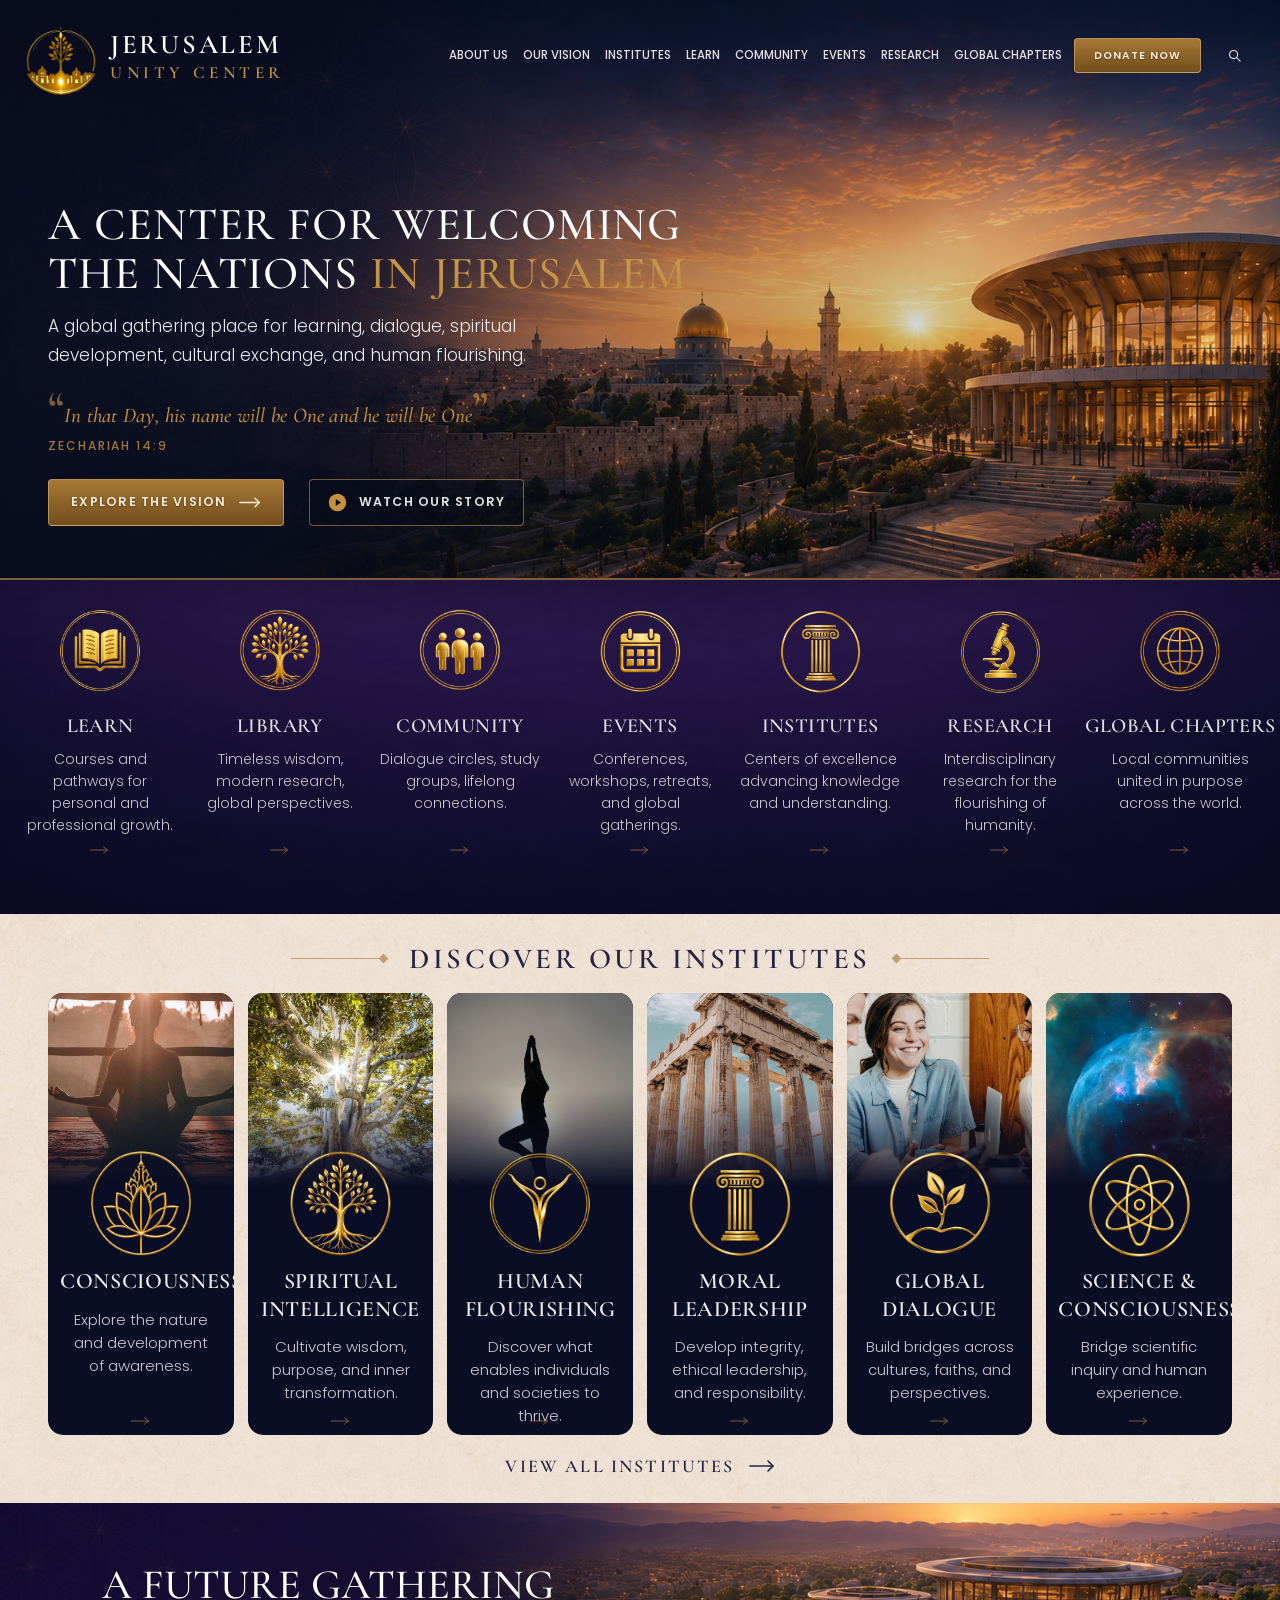
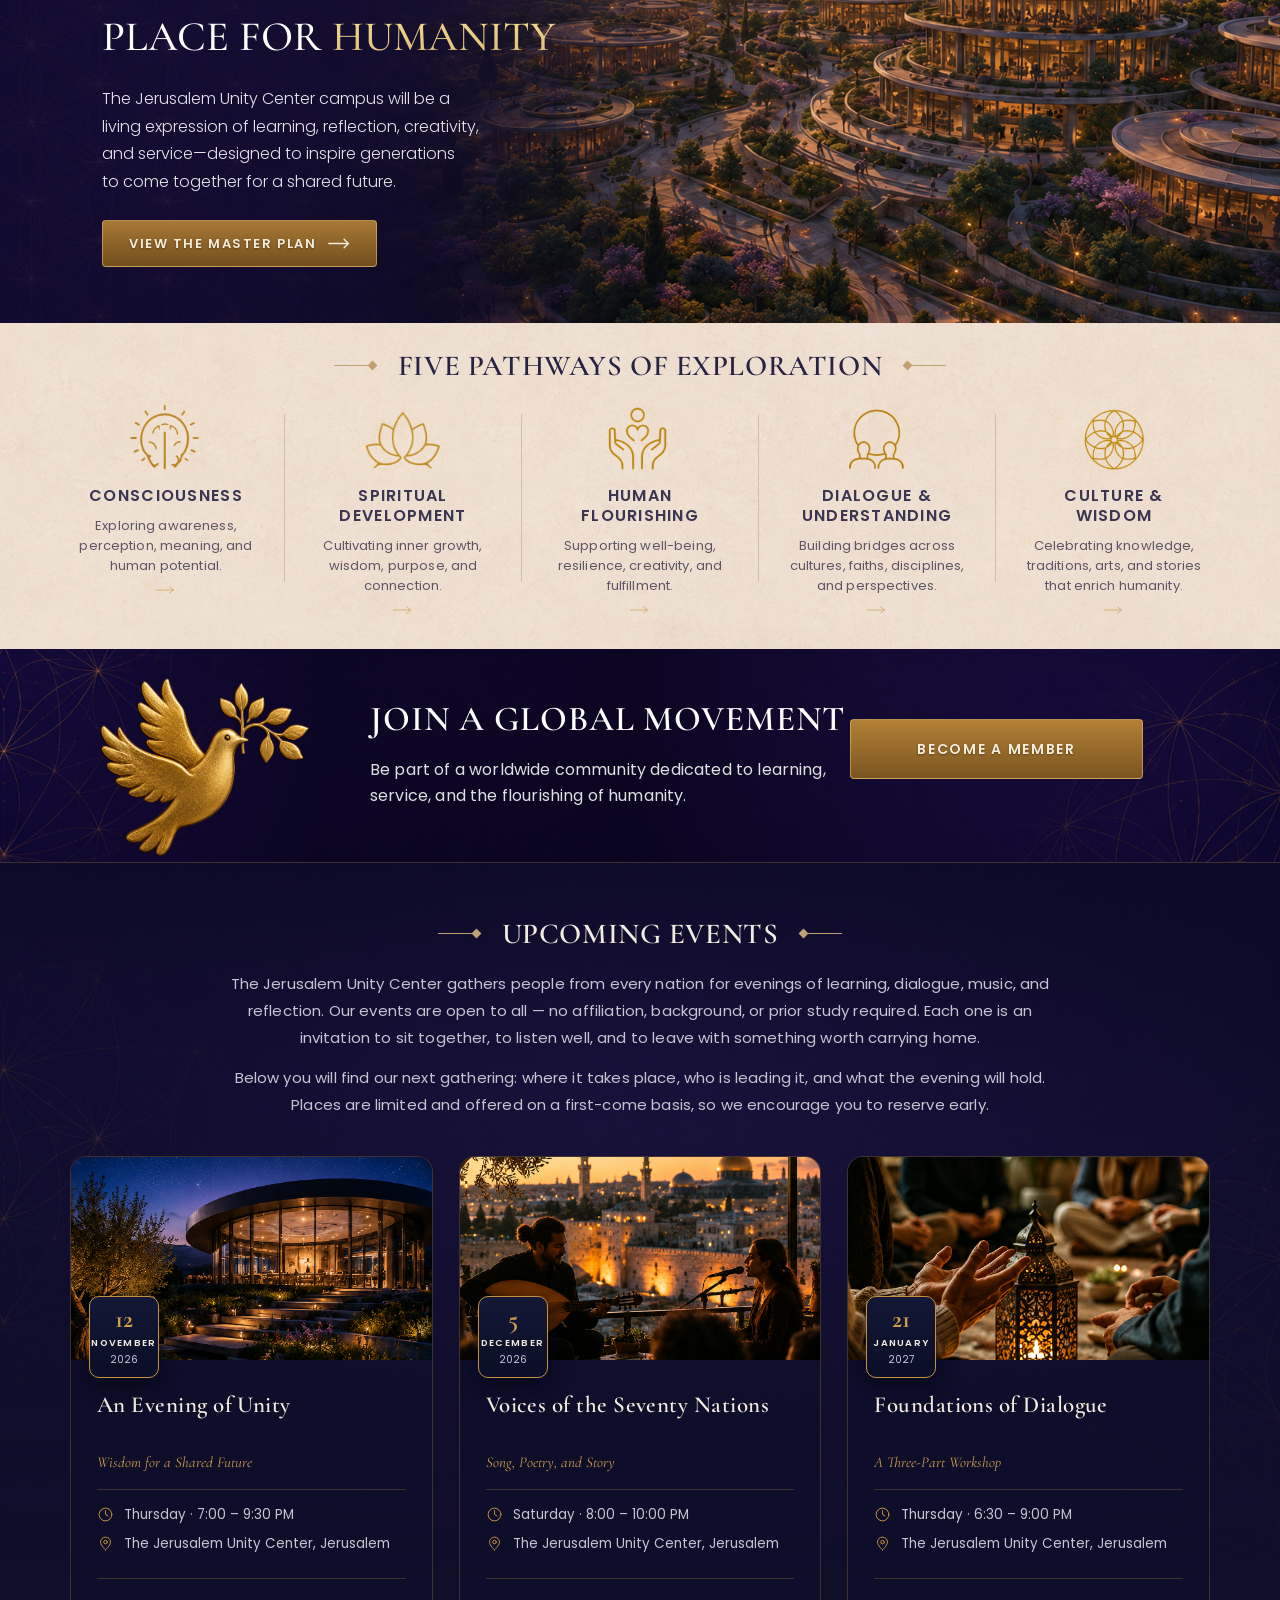
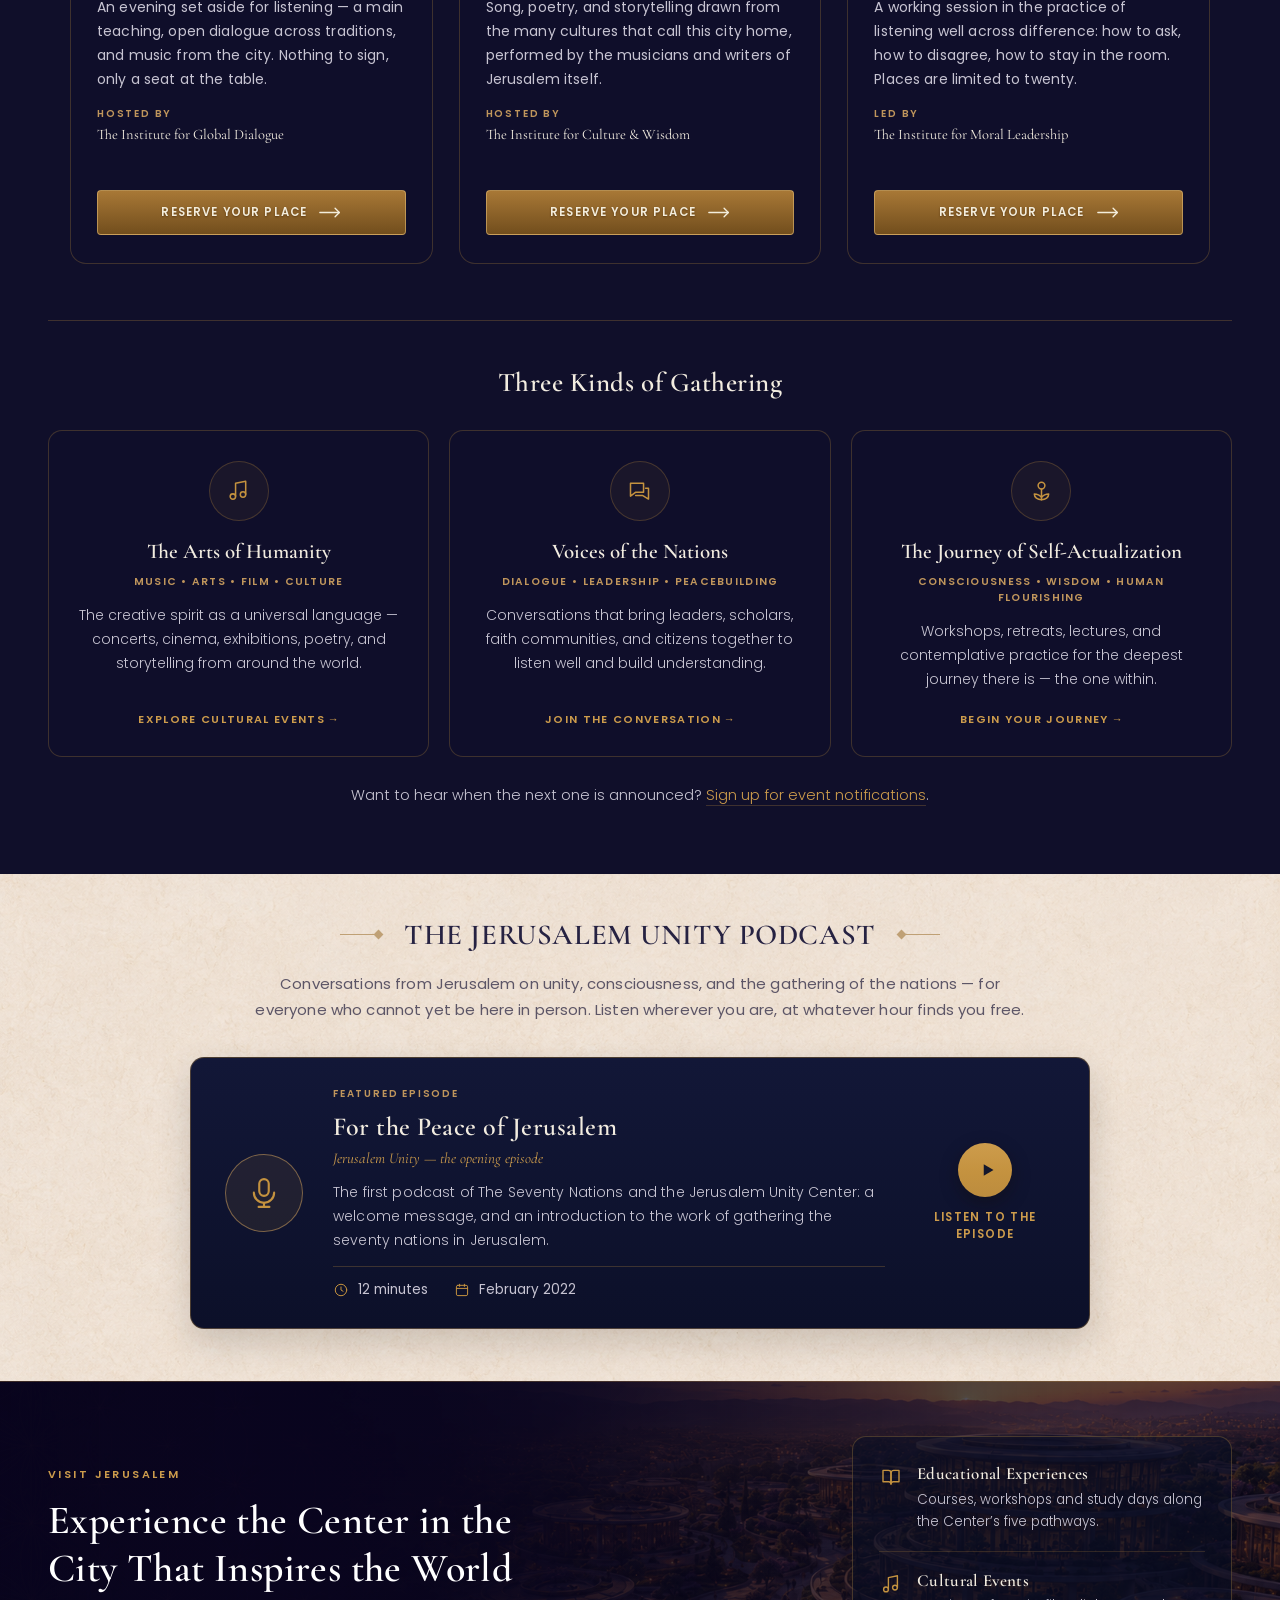
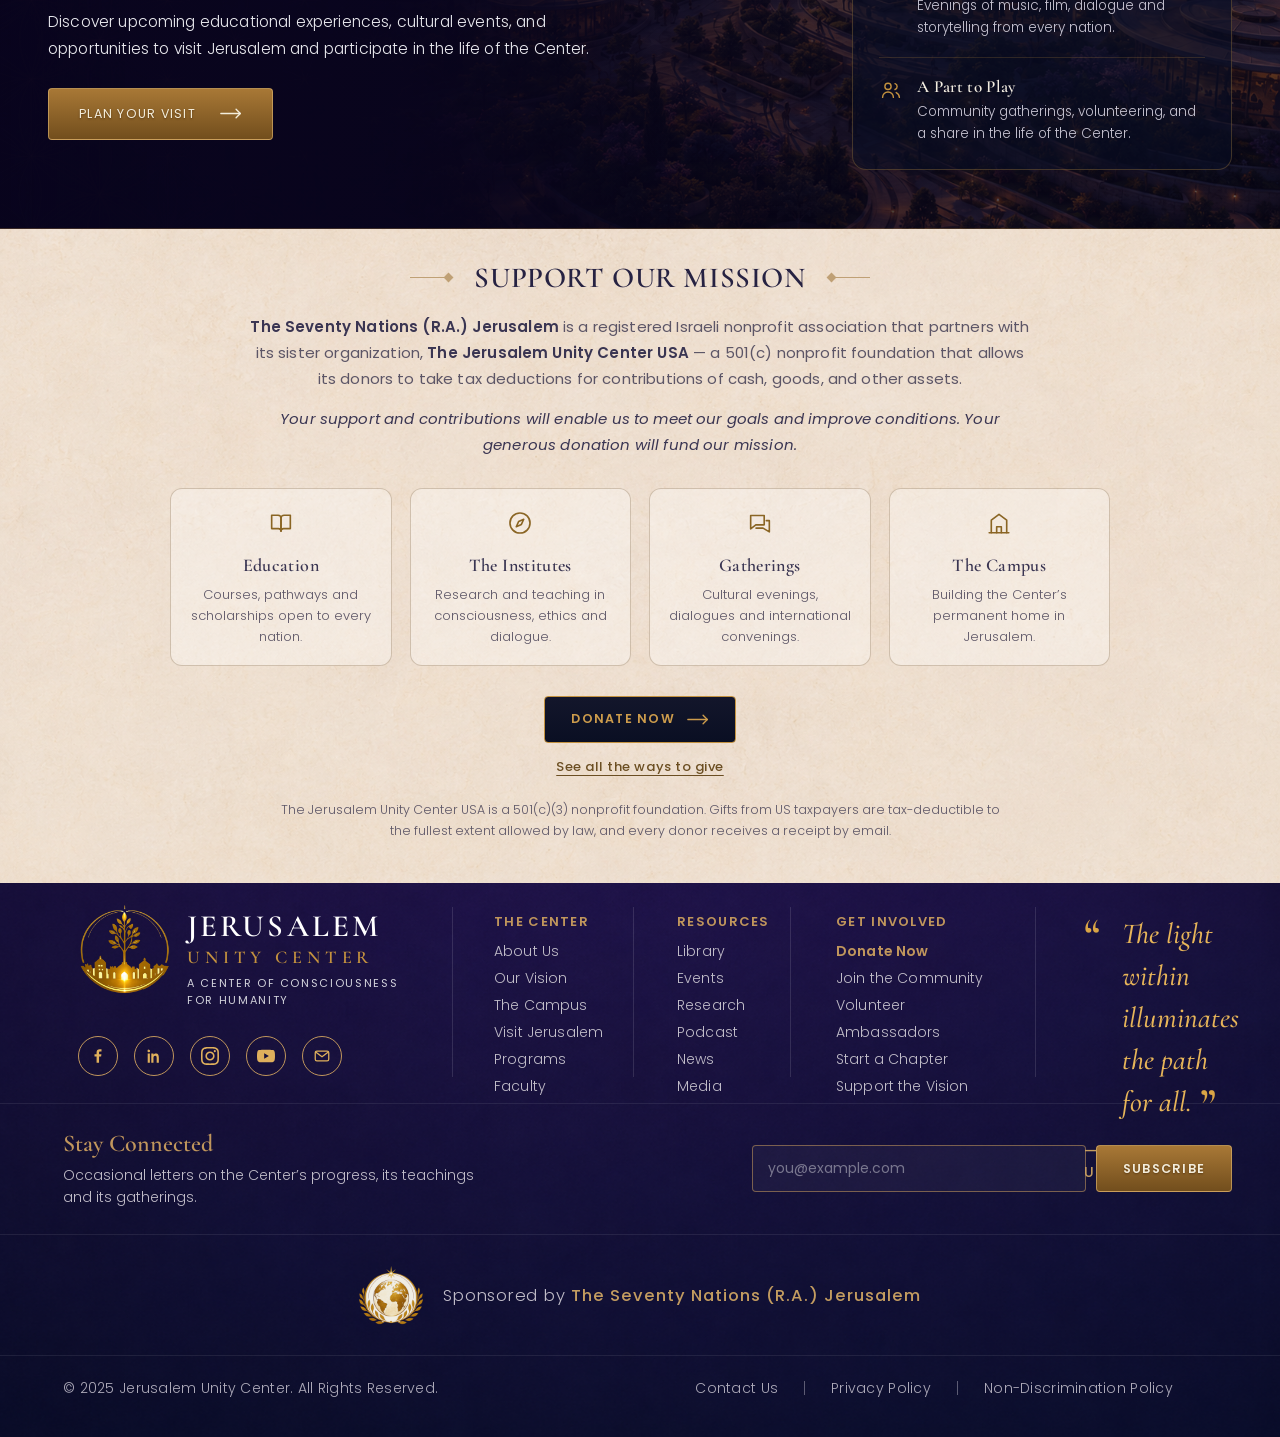
<file: index.html>
<!DOCTYPE html>
<html lang="en">
<head>
  <meta charset="UTF-8">
  <meta name="viewport" content="width=device-width, initial-scale=1.0">
  <title>Jerusalem Unity Center — A Center of Consciousness for Humanity</title>
  <meta name="description" content="An international educational and cultural center in Jerusalem advancing consciousness, wisdom, ethical leadership, and human flourishing — open to people of every nation, culture, and tradition.">

  <!-- Replace the domain here and in the tags below if the site is
       published anywhere other than jerusalemunity.org. -->
  <link rel="canonical" href="https://jerusalemunity.org/">

  <meta property="og:type" content="website">
  <meta property="og:title" content="Jerusalem Unity Center — A Center of Consciousness for Humanity">
  <meta property="og:description" content="A global gathering place for learning, dialogue, spiritual development, cultural exchange, and human flourishing.">
  <meta property="og:url" content="https://jerusalemunity.org/">
  <meta property="og:image" content="https://jerusalemunity.org/assets/the-jerusalme-unity-center.png">
  <meta name="twitter:card" content="summary_large_image">

  <!-- ==========================================================
       GOOGLE TAG — NOT YET INSTALLED

       Paste the Google tag (gtag.js) for the GA4 property here,
       exactly as Google gives it, replacing this comment block:

       <script async src="https://www.googletagmanager.com/gtag/js?id=G-XXXXXXX"></script>
       <script>
         window.dataLayer = window.dataLayer || [];
         function gtag(){dataLayer.push(arguments);}
         gtag('js', new Date());
         gtag('config', 'G-XXXXXXX');
       </script>

       The same block goes in the <head> of donate.html,
       donate-thank-you.html, master-plan.html and both policy
       pages, so the whole site reports into one property. A
       Google Ad Grants account is suspended without conversion
       reporting, so this is not optional housekeeping.
       ========================================================== -->

  <!-- Structured data — tells Google this is a nonprofit, where it
       accepts donations, and who sponsors it. -->
  <script type="application/ld+json">
  {
    "@context": "https://schema.org",
    "@type": "NGO",
    "name": "Jerusalem Unity Center",
    "url": "https://jerusalemunity.org/",
    "logo": "https://jerusalemunity.org/assets/the-jerusalme-unity-center.png",
    "email": "info@jerusalemunity.org",
    "slogan": "A Center of Consciousness for Humanity",
    "description": "An international educational and cultural initiative in Jerusalem dedicated to advancing consciousness, wisdom, ethical leadership, and human flourishing, welcoming people of every nation, culture, and tradition.",
    "nonprofitStatus": "Nonprofit501c3",
    "parentOrganization": {
      "@type": "NGO",
      "name": "The Seventy Nations (R.A.) Jerusalem",
      "url": "https://seventynationsjerusalem.org"
    },
    "sameAs": [
      "https://www.facebook.com/profile.php?id=61590474344492",
      "https://www.instagram.com/onedayjlm/",
      "https://www.youtube.com/@thejerusalemunitycenter",
      "https://seventynationsjerusalem.org"
    ],
    "potentialAction": {
      "@type": "DonateAction",
      "name": "Donate to the Jerusalem Unity Center",
      "target": "https://jerusalemunity.org/donate.html"
    }
  }
  </script>

  <!-- Favicons / app icons. favicon.ico is the client-supplied emblem and
       carries the 16–256px tab sizes; the PNGs below are derived from it. -->
  <link rel="icon" href="favicon.ico" sizes="any">
  <link rel="icon" type="image/png" sizes="32x32" href="assets/favicon-32x32.png">
  <link rel="icon" type="image/png" sizes="16x16" href="assets/favicon-16x16.png">
  <link rel="apple-touch-icon" sizes="180x180" href="assets/apple-touch-icon.png">
  <link rel="manifest" href="site.webmanifest">
  <meta name="theme-color" content="#0A0F23">

  <link rel="preconnect" href="https://fonts.googleapis.com">
  <link rel="preconnect" href="https://fonts.gstatic.com" crossorigin>
  <link href="https://fonts.googleapis.com/css2?family=Cormorant+Garamond:wght@500;600&family=Poppins:wght@300;400;500;600&display=swap" rel="stylesheet">
  <link rel="stylesheet" href="style.css">
</head>
<body>

  <div class="hero" id="hero">

    <header class="site-header">
      <div class="shell header-inner">

        <a href="#hero" class="brand">
          <img class="logo" src="assets/the-jerusalme-unity-center.png" alt="Jerusalem Unity Center emblem">
          <span class="brand-text">
            <span class="brand-name">Jerusalem</span>
            <span class="brand-sub">Unity Center</span>
            <span class="brand-tagline">A Center of Consciousness<br>for Humanity</span>
          </span>
        </a>

        <!-- Each item goes to its own section where one exists, and
             opens its pop-up where it does not. Nothing here is a
             placeholder. -->
        <nav class="site-nav" id="primary-nav" aria-label="Primary">
          <a href="#info/about" class="js-info-open" data-info="about">About Us</a>
          <a href="#vision">Our Vision</a>
          <a href="#institutes">Institutes</a>
          <a href="#info/learn" class="js-info-open" data-info="learn">Learn</a>
          <a href="#info/community" class="js-info-open" data-info="community">Community</a>
          <a href="#events">Events</a>
          <a href="#info/research" class="js-info-open" data-info="research">Research</a>
          <a href="#info/chapters" class="js-info-open" data-info="chapters">Global Chapters</a>
        </nav>

        <div class="header-actions">
          <a href="donate.html" class="btn btn-support js-donate-cta" data-donate-source="header">Donate Now</a>
          <button class="search-btn" type="button" aria-label="Search">
            <svg viewBox="0 0 24 24" fill="none" stroke="currentColor" stroke-width="1.8" stroke-linecap="round">
              <circle cx="10.5" cy="10.5" r="6.5"></circle>
              <line x1="15.4" y1="15.4" x2="21" y2="21"></line>
            </svg>
          </button>
        </div>

        <button class="nav-toggle" type="button" aria-label="Open menu" aria-expanded="false" aria-controls="primary-nav">
          <span class="nav-toggle-bar"></span>
          <span class="nav-toggle-bar"></span>
          <span class="nav-toggle-bar"></span>
        </button>

      </div>
    </header>

    <div class="shell hero-content">
      <h1 class="hero-heading">
        A Center for Welcoming<br>
        The Nations <span class="gold">in Jerusalem</span>
      </h1>
      <p class="hero-sub">A global gathering place for learning, dialogue, spiritual development, cultural exchange, and human flourishing.</p>
      <blockquote class="hero-quote">
        <p class="hero-quote-text"><span class="qmark">&ldquo;</span>In that Day, his name will be One and he will be One<span class="qmark">&rdquo;</span></p>
        <cite class="hero-quote-cite">Zechariah 14:9</cite>
      </blockquote>
      <div class="hero-ctas">
        <!-- Lands mid-Section 4, on "A Future Gathering Place for
             Humanity" and its "View the Master Plan" button. The href
             is the no-JS fallback: it still reaches that section. -->
        <a href="#vision" class="btn btn-primary js-vision-scroll">
          Explore the Vision
          <svg class="icon-arrow" viewBox="0 0 26 12" fill="none" stroke="currentColor" stroke-width="1.6" stroke-linecap="round" stroke-linejoin="round">
            <line x1="1" y1="6" x2="24" y2="6"></line>
            <polyline points="19 1 24 6 19 11"></polyline>
          </svg>
        </a>
        <!-- Opens the animated story presentation. The href is the no-JS
             fallback: it still scrolls to the vision banner. -->
        <a href="#vision" class="btn btn-ghost js-story-open">
          <svg class="icon-play" viewBox="0 0 24 24" aria-hidden="true">
            <circle cx="12" cy="12" r="11" fill="#C4923F"></circle>
            <path d="M9.8 7.6 L16.4 12 L9.8 16.4 Z" fill="#0A0F23"></path>
          </svg>
          Watch Our Story
        </a>
      </div>
    </div>

  </div>

  <!-- ==========================================================
       SECTION 2 — THE SEVEN CATEGORIES
       Every card opens its own pop-up. The copy lives in the
       JUC_INFO registry in info.js; the href is the no-JS
       fallback and makes each pop-up linkable from another page.
       ========================================================== -->
  <section class="pillars" id="explore">
    <div class="pillars-row">

      <a class="pillar pillar-link js-info-open" href="#info/learn" data-info="learn">
        <div class="pillar-icon"><img class="icon-learn" src="assets/section2-learn-icon.png" alt=""></div>
        <h3 class="pillar-title">Learn</h3>
        <p class="pillar-desc">Courses and pathways for personal and professional growth.</p>
      </a>

      <a class="pillar pillar-link js-info-open" href="#info/library" data-info="library">
        <div class="pillar-icon"><img class="icon-library" src="assets/section2-library-icon.png" alt=""></div>
        <h3 class="pillar-title">Library</h3>
        <p class="pillar-desc">Timeless wisdom, modern research, global perspectives.</p>
      </a>

      <a class="pillar pillar-link js-info-open" href="#info/community" data-info="community">
        <div class="pillar-icon"><img class="icon-community" src="assets/section2-community-icon.png" alt=""></div>
        <h3 class="pillar-title">Community</h3>
        <p class="pillar-desc">Dialogue circles, study groups, lifelong connections.</p>
      </a>

      <a class="pillar pillar-link js-info-open" href="#info/events" data-info="events">
        <div class="pillar-icon"><img class="icon-event" src="assets/section2-event-icon.png" alt=""></div>
        <h3 class="pillar-title">Events</h3>
        <p class="pillar-desc">Conferences, workshops, retreats, and global gatherings.</p>
      </a>

      <a class="pillar pillar-link js-info-open" href="#info/institutes" data-info="institutes">
        <div class="pillar-icon"><img class="icon-institutes" src="assets/section2-insitutes-icon.png" alt=""></div>
        <h3 class="pillar-title">Institutes</h3>
        <p class="pillar-desc">Centers of excellence advancing knowledge and understanding.</p>
      </a>

      <a class="pillar pillar-link js-info-open" href="#info/research" data-info="research">
        <div class="pillar-icon"><img class="icon-research" src="assets/section2-research-icon.png" alt=""></div>
        <h3 class="pillar-title">Research</h3>
        <p class="pillar-desc">Interdisciplinary research for the flourishing of humanity.</p>
      </a>

      <a class="pillar pillar-link js-info-open" href="#info/chapters" data-info="chapters">
        <div class="pillar-icon"><img class="icon-global" src="assets/section2-global-chapters-icon.png" alt=""></div>
        <h3 class="pillar-title">Global Chapters</h3>
        <p class="pillar-desc">Local communities united in purpose across the world.</p>
      </a>
    </div>
  </section>

  <section class="institutes" id="institutes">
    <div class="shell">

      <h2 class="institutes-heading">
        <span class="heading-orn orn-left" aria-hidden="true"></span>
        Discover Our Institutes
        <span class="heading-orn orn-right" aria-hidden="true"></span>
      </h2>

      <div class="institutes-row">

        <a class="institute-card js-info-open" href="#info/inst-consciousness" data-info="inst-consciousness">
          <div class="card-media"><img src="assets/institute-consciousness.jpg" alt="Meditation at sunset"></div>
          <div class="card-emblem"><img class="emblem-consciousness" src="assets/consciousnes-icon.png" alt=""></div>
          <h3 class="card-title">Consciousness</h3>
          <p class="card-desc">Explore the nature and development of awareness.</p>
        </a>

        <a class="institute-card js-info-open" href="#info/inst-spiritual" data-info="inst-spiritual">
          <div class="card-media"><img src="assets/institute-spiritual-intelligence.jpg" alt="Sunlit tree of life"></div>
          <div class="card-emblem"><img class="emblem-spiritual" src="assets/sipritul-intelligence-icon.png" alt=""></div>
          <h3 class="card-title">Spiritual Intelligence</h3>
          <p class="card-desc">Cultivate wisdom, purpose, and inner transformation.</p>
        </a>

        <a class="institute-card js-info-open" href="#info/inst-flourishing" data-info="inst-flourishing">
          <div class="card-media"><img src="assets/institute-human-flourishing.jpg" alt="Figure with arms raised toward the sun"></div>
          <div class="card-emblem"><img class="emblem-human" src="assets/human-flourishing-icon.png" alt=""></div>
          <h3 class="card-title">Human Flourishing</h3>
          <p class="card-desc">Discover what enables individuals and societies to thrive.</p>
        </a>

        <a class="institute-card js-info-open" href="#info/inst-moral" data-info="inst-moral">
          <div class="card-media"><img src="assets/institute-moral-leadership.jpg" alt="Classical stone columns"></div>
          <div class="card-emblem"><img class="emblem-moral" src="assets/moral-leadership-icon.png" alt=""></div>
          <h3 class="card-title">Moral Leadership</h3>
          <p class="card-desc">Develop integrity, ethical leadership, and responsibility.</p>
        </a>

        <a class="institute-card js-info-open" href="#info/inst-dialogue" data-info="inst-dialogue">
          <div class="card-media"><img src="assets/institute-global-dialogue.jpg" alt="People in warm-lit conversation"></div>
          <div class="card-emblem"><img class="emblem-global" src="assets/global-dialouge-icon.png" alt=""></div>
          <h3 class="card-title">Global Dialogue</h3>
          <p class="card-desc">Build bridges across cultures, faiths, and perspectives.</p>
        </a>

        <a class="institute-card js-info-open" href="#info/inst-science" data-info="inst-science">
          <div class="card-media"><img src="assets/institute-science-consciousness.jpg" alt="Cosmic nebula"></div>
          <div class="card-emblem"><img class="emblem-science" src="assets/science-consciousness -icon.png" alt=""></div>
          <h3 class="card-title">Science &amp; Consciousness</h3>
          <p class="card-desc">Bridge scientific inquiry and human experience.</p>
        </a>

      </div>

      <!-- Opens the Institutes overview pop-up (JUC_INFO.institutes) -->
      <a href="#info/institutes" class="institutes-viewall js-info-open" data-info="institutes">
        View All Institutes
        <svg class="icon-arrow" viewBox="0 0 26 12" fill="none" stroke="currentColor" stroke-width="1.6" stroke-linecap="round" stroke-linejoin="round">
          <line x1="1" y1="6" x2="24" y2="6"></line>
          <polyline points="19 1 24 6 19 11"></polyline>
        </svg>
      </a>

    </div>
  </section>

  <!-- ==========================================================
       SECTION 4 — A FUTURE GATHERING PLACE FOR HUMANITY
       ========================================================== -->
  <section class="future-banner" id="vision">
    <div class="shell future-inner">
      <h2 class="future-heading">
        A Future Gathering<br>
        Place for <span class="gold-bright">Humanity</span>
      </h2>
      <p class="future-sub">The Jerusalem Unity Center campus will be a living expression of learning, reflection, creativity, and service&mdash;designed to inspire generations to&nbsp;come together for a shared future.</p>
      <!-- Opens the vertical Master Plan reel; the href is the no-JS fallback. -->
      <a href="master-plan.html" class="btn btn-primary future-cta js-plan-open">
        View the Master Plan
        <svg class="icon-arrow" viewBox="0 0 26 12" fill="none" stroke="currentColor" stroke-width="1.6" stroke-linecap="round" stroke-linejoin="round">
          <line x1="1" y1="6" x2="24" y2="6"></line>
          <polyline points="19 1 24 6 19 11"></polyline>
        </svg>
      </a>
    </div>
  </section>

  <!-- ==========================================================
       SECTION 5 — FIVE PATHWAYS OF EXPLORATION
       ========================================================== -->
  <section class="pathways" id="pathways">
    <div class="shell">

      <h2 class="pathways-heading">
        <span class="heading-orn orn-short orn-left" aria-hidden="true"></span>
        Five Pathways of Exploration
        <span class="heading-orn orn-short orn-right" aria-hidden="true"></span>
      </h2>

      <div class="pathways-row">

        <a class="pathway pathway-link js-info-open" href="#info/path-consciousness" data-info="path-consciousness">
          <div class="pathway-icon"><img class="pw-consciousness" src="assets/consciousness-icon.png" alt=""></div>
          <h3 class="pathway-title">Consciousness</h3>
          <p class="pathway-desc">Exploring awareness, perception, meaning, and human potential.</p>
        </a>

        <span class="pathway-divider" aria-hidden="true"></span>

        <a class="pathway pathway-link js-info-open" href="#info/path-spiritual" data-info="path-spiritual">
          <div class="pathway-icon"><img class="pw-spiritual" src="assets/spiritual-development-icon.png" alt=""></div>
          <h3 class="pathway-title">Spiritual Development</h3>
          <p class="pathway-desc">Cultivating inner growth, wisdom, purpose, and connection.</p>
        </a>

        <span class="pathway-divider" aria-hidden="true"></span>

        <a class="pathway pathway-link js-info-open" href="#info/path-flourishing" data-info="path-flourishing">
          <div class="pathway-icon"><img class="pw-human" src="assets/human-flourishings-icon.png" alt=""></div>
          <h3 class="pathway-title">Human Flourishing</h3>
          <p class="pathway-desc">Supporting well-being, resilience, creativity, and fulfillment.</p>
        </a>

        <span class="pathway-divider" aria-hidden="true"></span>

        <a class="pathway pathway-link js-info-open" href="#info/path-dialogue" data-info="path-dialogue">
          <div class="pathway-icon"><img class="pw-dialogue" src="assets/dialogue-understanding-icon.png" alt=""></div>
          <h3 class="pathway-title">Dialogue &amp; Understanding</h3>
          <p class="pathway-desc">Building bridges across cultures, faiths, disciplines, and perspectives.</p>
        </a>

        <span class="pathway-divider" aria-hidden="true"></span>

        <a class="pathway pathway-link js-info-open" href="#info/path-culture" data-info="path-culture">
          <div class="pathway-icon"><img class="pw-culture" src="assets/culture-wisdom-icon.png" alt=""></div>
          <h3 class="pathway-title">Culture &amp; Wisdom</h3>
          <p class="pathway-desc">Celebrating knowledge, traditions, arts, and stories that enrich humanity.</p>
        </a>

      </div>

    </div>
  </section>

  <!-- ==========================================================
       SECTION 6 — JOIN A GLOBAL MOVEMENT
       ========================================================== -->
  <section class="join-banner" id="join">
    <div class="shell join-inner">

      <img class="join-dove" src="assets/bird-icon.png" alt="Gold dove carrying an olive branch">

      <div class="join-copy">
        <h2 class="join-heading">Join a Global Movement</h2>
        <p class="join-desc">Be part of a worldwide community dedicated to learning, service, and the flourishing of humanity.</p>
      </div>

      <a class="btn btn-member js-member-open" href="#join-modal/member" data-interest="member">Become a Member</a>

    </div>
  </section>

  <!-- ==========================================================
       SECTION 7 — UPCOMING EVENTS
       The heading and the two intro paragraphs below are static.
       The three-column card grid inside #events-body is rendered
       from the JUC_EVENTS array at the TOP of the page script —
       edit that one array to change the events.
       ========================================================== -->
  <section class="events" id="events">
    <div class="shell events-inner">

      <h2 class="events-heading">
        <span class="heading-orn orn-short orn-left" aria-hidden="true"></span>
        Upcoming Events
        <span class="heading-orn orn-short orn-right" aria-hidden="true"></span>
      </h2>

      <p class="events-intro">The Jerusalem Unity Center gathers people from every nation for evenings of learning, dialogue, music, and reflection. Our events are open to all &mdash; no affiliation, background, or prior study required. Each one is an invitation to sit together, to listen well, and to leave with something worth carrying home.</p>
      <p class="events-intro">Below you will find our next gathering: where it takes place, who is leading it, and what the evening will hold. Places are limited and offered on a first-come basis, so we encourage you to reserve early.</p>

      <!-- Rendered by the events script. With JUC_EVENTS empty it
           renders the notification signup panel instead; the markup
           below is the no-JS fallback and is replaced on render. -->
      <div class="events-body" id="events-body">
        <p class="ev-empty">Our next gathering will be announced here shortly. To hear about it first, <a href="#notify-modal" class="js-notify-open">ask us to let you know</a>.</p>
      </div>

      <!-- ------------------------------------------------------
           The three families every gathering belongs to. Always
           shown, whether or not a date is on the calendar. Each
           opens its pop-up (JUC_INFO.ev-* in info.js).
           ------------------------------------------------------ -->
      <div class="ev-families">

        <h3 class="ev-families-heading">Three Kinds of Gathering</h3>

        <div class="ev-families-row">

          <a class="ev-family js-info-open" href="#info/ev-arts" data-info="ev-arts">
            <span class="ev-family-glyph" aria-hidden="true">
              <svg viewBox="0 0 24 24" fill="none" stroke="currentColor" stroke-width="1.35" stroke-linecap="round" stroke-linejoin="round">
                <path d="M9.4 17.2V5.6l9-1.8v11.6"></path><circle cx="7" cy="17.4" r="2.4"></circle><circle cx="16" cy="15.6" r="2.4"></circle>
              </svg>
            </span>
            <h4 class="ev-family-title">The Arts of Humanity</h4>
            <p class="ev-family-kicker">Music &bull; Arts &bull; Film &bull; Culture</p>
            <p class="ev-family-desc">The creative spirit as a universal language &mdash; concerts, cinema, exhibitions, poetry, and storytelling from around the world.</p>
            <span class="ev-family-more">Explore Cultural Events</span>
          </a>

          <a class="ev-family js-info-open" href="#info/ev-voices" data-info="ev-voices">
            <span class="ev-family-glyph" aria-hidden="true">
              <svg viewBox="0 0 24 24" fill="none" stroke="currentColor" stroke-width="1.35" stroke-linecap="round" stroke-linejoin="round">
                <path d="M4 5.6h11.6v8H8.4L4 17z"></path><path d="M8.6 16.4h6L20 19.6V10h-2.6"></path>
              </svg>
            </span>
            <h4 class="ev-family-title">Voices of the Nations</h4>
            <p class="ev-family-kicker">Dialogue &bull; Leadership &bull; Peacebuilding</p>
            <p class="ev-family-desc">Conversations that bring leaders, scholars, faith communities, and citizens together to listen well and build understanding.</p>
            <span class="ev-family-more">Join the Conversation</span>
          </a>

          <a class="ev-family js-info-open" href="#info/ev-journey" data-info="ev-journey">
            <span class="ev-family-glyph" aria-hidden="true">
              <svg viewBox="0 0 24 24" fill="none" stroke="currentColor" stroke-width="1.35" stroke-linecap="round" stroke-linejoin="round">
                <circle cx="12" cy="7.6" r="3"></circle><path d="M12 10.8v9.4"></path><path d="M12 20.2c-3.6 0-6.4-2.2-6.4-5 2.6 0 4.9 1.1 6.4 2.9 1.5-1.8 3.8-2.9 6.4-2.9 0 2.8-2.8 5-6.4 5z"></path>
              </svg>
            </span>
            <h4 class="ev-family-title">The Journey of Self-Actualization</h4>
            <p class="ev-family-kicker">Consciousness &bull; Wisdom &bull; Human Flourishing</p>
            <p class="ev-family-desc">Workshops, retreats, lectures, and contemplative practice for the deepest journey there is &mdash; the one within.</p>
            <span class="ev-family-more">Begin Your Journey</span>
          </a>

        </div>

        <p class="ev-families-note">
          Want to hear when the next one is announced?
          <a href="#notify-modal" class="js-notify-open">Sign up for event notifications</a>.
        </p>

      </div>

    </div>
  </section>

  <!-- ==========================================================
       SECTION 8 — THE PODCAST
       One column: the heading, a line of intro, and a single
       featured-episode card drawn in the site's own materials.
       The card opens the podcast pop-up (JUC_INFO.podcast in
       info.js), and the player lives inside that pop-up — so no
       outside widget with its own colours sits on the page.

       TO FEATURE A DIFFERENT EPISODE: change the copy here, then
       the matching copy, embed.src and cta.href in the `podcast`
       entry of info.js.
       ========================================================== -->
  <section class="podcast" id="podcast">
    <div class="shell podcast-inner">

      <h2 class="podcast-heading">
        <span class="heading-orn orn-short orn-left" aria-hidden="true"></span>
        The Jerusalem Unity Podcast
        <span class="heading-orn orn-short orn-right" aria-hidden="true"></span>
      </h2>

      <p class="podcast-intro">Conversations from Jerusalem on unity, consciousness, and the gathering of the nations &mdash; for everyone who cannot yet be here in person. Listen wherever you are, at whatever hour finds you free.</p>

      <!-- Featured episode. The whole card opens the pop-up, where
           the episode can be played; the href is the no-JS fallback
           and still reaches it. -->
      <a class="pod-card js-info-open" href="#info/podcast" data-info="podcast">

        <span class="pod-emblem" aria-hidden="true">
          <svg class="pod-emblem-icon" viewBox="0 0 24 24" fill="none" stroke="currentColor" stroke-width="1.35" stroke-linecap="round" stroke-linejoin="round">
            <rect x="9" y="3.2" width="6" height="10.6" rx="3"></rect>
            <path d="M5.6 11.8a6.4 6.4 0 0 0 12.8 0"></path>
            <path d="M12 18.2v2.6"></path>
            <path d="M8.6 20.8h6.8"></path>
          </svg>
        </span>

        <span class="pod-text">
          <span class="pod-label">Featured Episode</span>

          <h3 class="pod-title">For the Peace of Jerusalem</h3>
          <span class="pod-show">Jerusalem Unity &mdash; the opening episode</span>

          <span class="pod-desc">The first podcast of The Seventy Nations and the Jerusalem Unity Center: a welcome message, and an introduction to the work of gathering the seventy nations in Jerusalem.</span>

          <ul class="pod-meta">
            <li>
              <svg class="pod-icon" viewBox="0 0 24 24" fill="none" stroke="currentColor" stroke-width="1.5" stroke-linecap="round" stroke-linejoin="round" aria-hidden="true">
                <circle cx="12" cy="12" r="8.6"></circle><path d="M12 7.4V12l3.1 1.9"></path>
              </svg>
              12 minutes
            </li>
            <li>
              <svg class="pod-icon" viewBox="0 0 24 24" fill="none" stroke="currentColor" stroke-width="1.5" stroke-linecap="round" stroke-linejoin="round" aria-hidden="true">
                <rect x="3.6" y="5" width="16.8" height="15.4" rx="2.2"></rect>
                <path d="M3.6 9.6h16.8M8.4 3.4v3.2M15.6 3.4v3.2"></path>
              </svg>
              February 2022
            </li>
          </ul>
        </span>

        <span class="pod-action">
          <span class="pod-play" aria-hidden="true">
            <svg viewBox="0 0 24 24" fill="currentColor" aria-hidden="true">
              <path d="M9 6.6 18 12l-9 5.4z"></path>
            </svg>
          </span>
          <span class="pod-more">Listen to the Episode</span>
        </span>
      </a>

    </div>
  </section>

  <!-- ==========================================================
       SECTION 9 — VISIT JERUSALEM
       Dark banner between the cream Podcast band and the cream
       giving section. "Plan Your Visit" opens the enquiry form in
       visit mode (see the membership modal script below).
       ========================================================== -->
  <section class="visit" id="visit">
    <div class="shell visit-inner">

      <div class="visit-copy">
        <p class="visit-eyebrow">Visit Jerusalem</p>
        <h2 class="visit-heading">Experience the Center in the<br>City That <span class="gold-bright">Inspires the World</span></h2>
        <p class="visit-text">Discover upcoming educational experiences, cultural events, and opportunities to visit Jerusalem and participate in the life of the Center.</p>

        <!-- The href is the no-JS fallback: #join-modal/visit opens
             the same form on arrival, in the same mode. -->
        <a class="btn btn-primary visit-cta js-member-open" href="#join-modal/visit" data-interest="visit" data-visit>
          Plan Your Visit
          <svg class="icon-arrow" viewBox="0 0 26 12" fill="none" stroke="currentColor" stroke-width="1.6" stroke-linecap="round" stroke-linejoin="round">
            <line x1="1" y1="6" x2="24" y2="6"></line>
            <polyline points="19 1 24 6 19 11"></polyline>
          </svg>
        </a>
      </div>

      <ul class="visit-points">
        <li class="visit-point">
          <svg class="visit-icon" viewBox="0 0 24 24" fill="none" stroke="currentColor" stroke-width="1.4" stroke-linecap="round" stroke-linejoin="round" aria-hidden="true">
            <path d="M4 5.4h5.4A2.6 2.6 0 0 1 12 8v11a2.2 2.2 0 0 0-2.2-2.2H4z"></path>
            <path d="M20 5.4h-5.4A2.6 2.6 0 0 0 12 8v11a2.2 2.2 0 0 1 2.2-2.2H20z"></path>
          </svg>
          <span><b>Educational Experiences</b>Courses, workshops and study days along the Center&rsquo;s five pathways.</span>
        </li>
        <li class="visit-point">
          <svg class="visit-icon" viewBox="0 0 24 24" fill="none" stroke="currentColor" stroke-width="1.4" stroke-linecap="round" stroke-linejoin="round" aria-hidden="true">
            <path d="M9.4 17.2V5.6l9-1.8v11.6"></path><circle cx="7" cy="17.4" r="2.4"></circle><circle cx="16" cy="15.6" r="2.4"></circle>
          </svg>
          <span><b>Cultural Events</b>Evenings of music, film, dialogue and storytelling from every nation.</span>
        </li>
        <li class="visit-point">
          <svg class="visit-icon" viewBox="0 0 24 24" fill="none" stroke="currentColor" stroke-width="1.4" stroke-linecap="round" stroke-linejoin="round" aria-hidden="true">
            <circle cx="9" cy="8.4" r="3.1"></circle><path d="M3.6 19.4a5.4 5.4 0 0 1 10.8 0"></path>
            <path d="M16 5.6a3.1 3.1 0 0 1 0 5.9"></path><path d="M17.2 14.6a5.4 5.4 0 0 1 3.2 4.8"></path>
          </svg>
          <span><b>A Part to Play</b>Community gatherings, volunteering, and a share in the life of the Center.</span>
        </li>
      </ul>

    </div>
  </section>

  <!-- ==========================================================
       SECTION 10 — SUPPORT OUR MISSION
       Nonprofit / tax-deductibility statement. Same cream band
       language as the Institutes and Pathways sections. The gift
       levels and the button hand off to donate.html, which is the
       Center's own donation page — deliberately on this domain
       rather than an outside site, because Google Ad Grants
       requires the ad's landing page to live on the charity's
       verified domain and to be measurable there.
       ========================================================== -->
  <section class="support-mission" id="support">
    <div class="shell support-inner">
      <h2 class="support-heading">
        <span class="heading-orn orn-short orn-left" aria-hidden="true"></span>
        Support Our Mission
        <span class="heading-orn orn-short orn-right" aria-hidden="true"></span>
      </h2>
      <p class="support-text"><strong>The Seventy Nations (R.A.) Jerusalem</strong> is a registered Israeli nonprofit association that partners with its sister organization, <strong>The Jerusalem Unity Center USA</strong> &mdash; a 501(c) nonprofit foundation that allows its donors to take tax deductions for contributions of cash, goods, and other assets.</p>
      <p class="support-text support-text-appeal">Your support and contributions will enable us to meet our goals and improve conditions. Your generous donation will fund our mission.</p>

      <!-- Where a gift goes. Four plain statements, no figures — the
           Center does not yet publish per-programme costs, and Google
           Ad Grants treats unsupported impact claims as a policy risk. -->
      <ul class="give-uses">
        <li class="give-use">
          <svg class="give-icon" viewBox="0 0 24 24" fill="none" stroke="currentColor" stroke-width="1.4" stroke-linecap="round" stroke-linejoin="round" aria-hidden="true">
            <path d="M4 5.4h5.4A2.6 2.6 0 0 1 12 8v11a2.2 2.2 0 0 0-2.2-2.2H4z"></path>
            <path d="M20 5.4h-5.4A2.6 2.6 0 0 0 12 8v11a2.2 2.2 0 0 1 2.2-2.2H20z"></path>
          </svg>
          <b>Education</b>
          <span>Courses, pathways and scholarships open to every nation.</span>
        </li>
        <li class="give-use">
          <svg class="give-icon" viewBox="0 0 24 24" fill="none" stroke="currentColor" stroke-width="1.4" stroke-linecap="round" stroke-linejoin="round" aria-hidden="true">
            <circle cx="12" cy="12" r="8.6"></circle><path d="m15.2 8.8-2 4.4-4.4 2 2-4.4z"></path>
          </svg>
          <b>The Institutes</b>
          <span>Research and teaching in consciousness, ethics and dialogue.</span>
        </li>
        <li class="give-use">
          <svg class="give-icon" viewBox="0 0 24 24" fill="none" stroke="currentColor" stroke-width="1.4" stroke-linecap="round" stroke-linejoin="round" aria-hidden="true">
            <path d="M4 5.6h11.6v8H8.4L4 17z"></path><path d="M8.6 16.4h6L20 19.6V10h-2.6"></path>
          </svg>
          <b>Gatherings</b>
          <span>Cultural evenings, dialogues and international convenings.</span>
        </li>
        <li class="give-use">
          <svg class="give-icon" viewBox="0 0 24 24" fill="none" stroke="currentColor" stroke-width="1.4" stroke-linecap="round" stroke-linejoin="round" aria-hidden="true">
            <path d="M3.6 20.4h16.8"></path><path d="M5.4 20.4V9.6L12 4.6l6.6 5v10.8"></path><path d="M10 20.4v-5.2h4v5.2"></path>
          </svg>
          <b>The Campus</b>
          <span>Building the Center&rsquo;s permanent home in Jerusalem.</span>
        </li>
      </ul>

      <div class="give-actions">
        <a href="donate.html" class="btn btn-donate js-donate-cta" data-donate-source="home-support">
          Donate Now
          <svg class="icon-arrow" viewBox="0 0 26 12" fill="none" stroke="currentColor" stroke-width="1.6" stroke-linecap="round" stroke-linejoin="round">
            <line x1="1" y1="6" x2="24" y2="6"></line>
            <polyline points="19 1 24 6 19 11"></polyline>
          </svg>
        </a>
        <a href="donate.html#ways" class="give-secondary">See all the ways to give</a>
      </div>

      <p class="give-note">The Jerusalem Unity Center USA is a 501(c)(3) nonprofit foundation. Gifts from US taxpayers are tax-deductible to the fullest extent allowed by law, and every donor receives a receipt by email.</p>
    </div>
  </section>

  <!-- ==========================================================
       SECTION 11 — MORE THAN A BUILDING (photo strip)
       Intentionally skipped for now — insert the section HERE,
       between Section 10 above and the footer below.
       ========================================================== -->

  <!-- ==========================================================
       FOOTER
       Top row: brand + social | The Center | Resources |
       Get Involved | quote — then a full-width bottom bar.
       ========================================================== -->
  <footer class="site-footer" id="footer">

    <div class="shell footer-top">

      <div class="fcol fcol-brand">
        <div class="footer-brand">
          <img class="footer-logo" src="assets/the-jerusalme-unity-center.png" alt="Jerusalem Unity Center emblem">
          <div class="footer-brand-text">
            <span class="footer-brand-name">Jerusalem</span>
            <span class="footer-brand-sub">Unity Center</span>
            <span class="footer-brand-tagline">A Center of Consciousness<br>for Humanity</span>
          </div>
        </div>
        <div class="footer-social">
          <a class="social-link" href="https://www.facebook.com/profile.php?id=61590474344492" target="_blank" rel="noopener" aria-label="Facebook">
            <svg viewBox="0 0 24 24" fill="currentColor" aria-hidden="true">
              <path d="M13.4 21v-8.2h2.75l.41-3.2H13.4V7.56c0-.92.26-1.55 1.58-1.55h1.69V3.14A22.6 22.6 0 0 0 14.2 3c-2.44 0-4.1 1.49-4.1 4.22v2.38H7.34v3.2h2.76V21z"/>
            </svg>
          </a>
          <a class="social-link" href="https://www.linkedin.com/in/meirah-marianne-paradise-b34072191/" target="_blank" rel="noopener" aria-label="LinkedIn">
            <svg viewBox="0 0 24 24" fill="currentColor" aria-hidden="true">
              <path d="M6.5 8.7H3.6V21h2.9zM5.05 3.5a1.72 1.72 0 1 0 0 3.44 1.72 1.72 0 0 0 0-3.44zM14.4 8.5c-1.6 0-2.66.87-3.1 1.7h-.05V8.7H8.4V21h2.9v-6.1c0-1.6.3-3.16 2.28-3.16 1.95 0 1.98 1.83 1.98 3.26V21h2.9v-6.58c0-3.1-.67-5.92-4.06-5.92z"/>
            </svg>
          <a class="social-link" href="https://www.instagram.com/onedayjlm/" target="_blank" rel="noopener" aria-label="Instagram">
            <svg viewBox="0 0 24 24" fill="currentColor" aria-hidden="true">
              <path d="M12 0C8.74 0 8.333.015 7.053.072 5.775.132 4.905.333 4.14.63c-.789.306-1.459.717-2.126 1.384S.935 3.35.63 4.14C.333 4.905.131 5.775.072 7.053.012 8.333 0 8.74 0 12s.015 3.667.072 4.947c.06 1.277.261 2.148.558 2.913.306.788.717 1.459 1.384 2.126.667.666 1.336 1.079 2.126 1.384.766.296 1.636.499 2.913.558C8.333 23.988 8.74 24 12 24s3.667-.015 4.947-.072c1.277-.06 2.148-.262 2.913-.558.788-.306 1.459-.718 2.126-1.384.666-.667 1.079-1.335 1.384-2.126.296-.765.499-1.636.558-2.913.06-1.28.072-1.687.072-4.947s-.015-3.667-.072-4.947c-.06-1.277-.262-2.149-.558-2.913-.306-.789-.718-1.459-1.384-2.126C21.319 1.347 20.651.935 19.86.63c-.765-.297-1.636-.499-2.913-.558C15.667.012 15.26 0 12 0zm0 2.16c3.203 0 3.585.016 4.85.071 1.17.055 1.805.249 2.227.415.562.217.96.477 1.382.896.419.42.679.819.896 1.381.164.422.36 1.057.413 2.227.057 1.266.07 1.646.07 4.85s-.015 3.585-.074 4.85c-.061 1.17-.256 1.805-.421 2.227-.224.562-.479.96-.899 1.382-.419.419-.824.679-1.38.896-.42.164-1.065.36-2.235.413-1.274.057-1.649.07-4.859.07-3.211 0-3.586-.015-4.859-.074-1.171-.061-1.816-.256-2.236-.421-.569-.224-.96-.479-1.379-.899-.421-.419-.69-.824-.9-1.38-.165-.42-.359-1.065-.42-2.235-.045-1.26-.061-1.649-.061-4.844 0-3.196.016-3.586.061-4.861.061-1.17.255-1.814.42-2.234.21-.57.479-.96.9-1.381.419-.419.81-.689 1.379-.898.42-.166 1.051-.361 2.221-.421 1.275-.045 1.65-.06 4.859-.06l.045.03zm0 3.678a6.162 6.162 0 1 0 0 12.324 6.162 6.162 0 0 0 0-12.324zM12 16c-2.209 0-4-1.79-4-4 0-2.209 1.791-4 4-4s4 1.791 4 4c0 2.21-1.791 4-4 4zm7.846-10.405a1.441 1.441 0 0 1-2.88 0 1.44 1.44 0 0 1 2.88 0z"/>
            </svg>
          </a>
          <a class="social-link" href="https://www.youtube.com/@thejerusalemunitycenter" target="_blank" rel="noopener" aria-label="YouTube">
            <svg viewBox="0 0 24 24" fill="currentColor" aria-hidden="true">
              <path d="M23.498 6.186a3.016 3.016 0 0 0-2.122-2.136C19.505 3.545 12 3.545 12 3.545s-7.505 0-9.377.505A3.017 3.017 0 0 0 .502 6.186C0 8.07 0 12 0 12s0 3.93.502 5.814a3.016 3.016 0 0 0 2.122 2.136c1.871.505 9.376.505 9.376.505s7.505 0 9.377-.505a3.015 3.015 0 0 0 2.122-2.136C24 15.93 24 12 24 12s0-3.93-.502-5.814zM9.545 15.568V8.432L15.818 12l-6.273 3.568z"/>
            </svg>
          </a>
          </a>
          <!-- Opens the contact form; the mailto is the no-JS fallback
               and still reaches the same inbox. -->
          <a class="social-link js-member-open" href="mailto:info@jerusalemunity.org" data-contact aria-label="Contact us">
            <svg viewBox="0 0 24 24" fill="none" stroke="currentColor" stroke-width="1.7" stroke-linecap="round" stroke-linejoin="round" aria-hidden="true">
              <rect x="3" y="5.4" width="18" height="13.2" rx="2.2"></rect>
              <path d="M4 7l8 6 8-6"></path>
            </svg>
          </a>
        </div>
      </div>

      <span class="footer-vline" aria-hidden="true"></span>

      <nav class="fcol fcol-links fcol-center" aria-label="The Center">
        <h3 class="fcol-heading">The Center</h3>
        <ul class="fcol-list">
          <li><a href="#info/about" class="js-info-open" data-info="about">About Us</a></li>
          <li><a href="#info/vision" class="js-info-open" data-info="vision">Our Vision</a></li>
          <li><a href="#info/campus" class="js-info-open" data-info="campus">The Campus</a></li>
          <li><a href="#info/visit" class="js-info-open" data-info="visit">Visit Jerusalem</a></li>
          <li><a href="#info/programs" class="js-info-open" data-info="programs">Programs</a></li>
          <li><a href="#info/faculty" class="js-info-open" data-info="faculty">Faculty</a></li>
        </ul>
      </nav>

      <span class="footer-vline" aria-hidden="true"></span>

      <nav class="fcol fcol-links fcol-resources" aria-label="Resources">
        <h3 class="fcol-heading">Resources</h3>
        <ul class="fcol-list">
          <li><a href="#info/f-library" class="js-info-open" data-info="f-library">Library</a></li>
          <li><a href="#info/f-events" class="js-info-open" data-info="f-events">Events</a></li>
          <li><a href="#info/f-research" class="js-info-open" data-info="f-research">Research</a></li>
          <li><a href="#info/podcast" class="js-info-open" data-info="podcast">Podcast</a></li>
          <li><a href="#info/news" class="js-info-open" data-info="news">News</a></li>
          <li><a href="#info/media" class="js-info-open" data-info="media">Media</a></li>
        </ul>
      </nav>

      <span class="footer-vline" aria-hidden="true"></span>

      <nav class="fcol fcol-links fcol-involved" aria-label="Get Involved">
        <h3 class="fcol-heading">Get Involved</h3>
        <ul class="fcol-list">
          <li><a href="donate.html" class="fcol-donate js-donate-cta" data-donate-source="footer">Donate Now</a></li>
          <li><a href="#info/join" class="js-info-open" data-info="join">Join the Community</a></li>
          <li><a href="#info/volunteer" class="js-info-open" data-info="volunteer">Volunteer</a></li>
          <li><a href="#info/ambassadors" class="js-info-open" data-info="ambassadors">Ambassadors</a></li>
          <li><a href="#info/chapter" class="js-info-open" data-info="chapter">Start a Chapter</a></li>
          <li><a href="#info/support" class="js-info-open" data-info="support">Support the Vision</a></li>
        </ul>
      </nav>

      <span class="footer-vline" aria-hidden="true"></span>

      <div class="fcol fcol-quote">
        <blockquote class="footer-quote">
          <span class="qmark qmark-open" aria-hidden="true">&ldquo;</span>The light within illuminates the path for all.<span class="qmark qmark-close" aria-hidden="true">&rdquo;</span>
        </blockquote>
        <p class="footer-quote-attr">&mdash; Jerusalem Unity Center</p>
      </div>

    </div>

    <div class="footer-divider" aria-hidden="true"></div>

    <!-- Newsletter — posts to Web3Forms through forms.js, which
         wires every .js-news-form on the page. -->
    <div class="shell footer-news">
      <div class="fnews-copy">
        <h3 class="fnews-heading">Stay Connected</h3>
        <p class="fnews-text">Occasional letters on the Center&rsquo;s progress, its teachings and its gatherings.</p>
      </div>

      <form class="fnews-form js-news-form" novalidate>

        <!-- Honeypot: hidden from people, irresistible to bots. -->
        <div class="fnews-hp" aria-hidden="true">
          <label for="fnews-website">Website</label>
          <input id="fnews-website" name="website" type="text" tabindex="-1" autocomplete="off">
        </div>

        <div class="fnews-row">
          <label class="fnews-label" for="fnews-email">Email address</label>
          <input class="fnews-input" id="fnews-email" name="email" type="email" placeholder="you@example.com" autocomplete="email" aria-describedby="fnews-msg">
          <button class="fnews-btn" type="submit">
            <span class="fnews-spinner" aria-hidden="true"></span>
            <span class="fnews-btn-label">Subscribe</span>
          </button>
        </div>

        <p class="fnews-msg" id="fnews-msg" role="status" hidden></p>
      </form>
    </div>

    <div class="footer-divider" aria-hidden="true"></div>

    <!-- Sponsor credit — one line on its own slim band, so the
         acknowledgement appears on every page without competing
         with the copyright and the legal links below it. -->
    <div class="shell footer-sponsor">
      <a class="fsponsor" href="https://seventynationsjerusalem.org" target="_blank" rel="noopener">
        <img class="fsponsor-logo" src="assets/the-seventy-nations-mark.png" alt="" width="192" height="192" loading="lazy" decoding="async">
        <span class="fsponsor-text">Sponsored by <span class="fsponsor-name">The Seventy Nations (R.A.) Jerusalem</span></span>
      </a>
    </div>

    <div class="footer-divider" aria-hidden="true"></div>

    <div class="shell footer-bottom">
      <p class="footer-copy">&copy; 2025 Jerusalem Unity Center. All Rights Reserved.</p>
      <div class="footer-legal">
        <a href="#contact-modal" class="js-member-open" data-contact>Contact Us</a>
        <span class="legal-sep" aria-hidden="true"></span>
        <a href="privacy-policy.html">Privacy Policy</a>
        <span class="legal-sep" aria-hidden="true"></span>
        <a href="non-discrimination-policy.html">Non-Discrimination Policy</a>
      </div>
    </div>

  </footer>

  <!-- ==========================================================
       BECOME A MEMBER — membership enquiry modal

       Opened by any .js-member-open trigger (Join banner, footer,
       the closing slide of Watch Our Story) and by landing on
       index.html#join-modal from another page.

       A trigger carrying data-event opens the same form in
       reservation mode: the heading, the preselected interest and
       the subject line all switch to that event. The "Reserve Your
       Place" buttons in Section 7 are built that way.

       Submissions go out through submitMembership() in the script
       below, which posts to Web3Forms via forms.js and lands in
       info@jerusalemunity.org.
       ========================================================== -->
  <div class="member-overlay" id="member-modal" role="dialog" aria-modal="true" aria-labelledby="member-modal-title" aria-describedby="member-modal-sub">
    <div class="member-modal">
      <button class="member-close" type="button" aria-label="Close">&times;</button>

      <div class="member-head">
        <h3 class="member-title" id="member-modal-title">Join the Movement</h3>
        <p class="member-sub" id="member-modal-sub">Tell us a little about yourself and how you would like to take part. A member of our team will be in touch.</p>
        <!-- Names the event in reservation mode; hidden otherwise. -->
        <p class="mf-event-note" id="mf-event-note" hidden></p>
      </div>

      <form class="member-form" novalidate>

        <!-- Honeypot: hidden from people, irresistible to bots.
             A filled value silently fails the submission. -->
        <div class="mf-hp" aria-hidden="true">
          <label for="mf-website">Website</label>
          <input id="mf-website" name="website" type="text" tabindex="-1" autocomplete="off">
        </div>

        <!-- Set by the trigger in reservation mode, blank otherwise.
             Carried through to the email so the reply knows which
             evening is being asked about. -->
        <input id="mf-event" name="event" type="hidden" value="">

        <!-- Set when a pop-up hands off here for something that has
             not opened to the public yet (the Library, an institute,
             a pathway). Blank in every other mode. -->
        <input id="mf-topic" name="topic" type="hidden" value="">

        <div class="mf-grid">

          <div class="mf-field">
            <label class="mf-label" for="mf-name">Full name <span class="mf-req" aria-hidden="true">*</span></label>
            <input class="mf-input" id="mf-name" name="name" type="text" placeholder="Your full name" autocomplete="name" aria-describedby="mf-name-err">
            <p class="mf-err" id="mf-name-err" hidden></p>
          </div>

          <div class="mf-field">
            <label class="mf-label" for="mf-email">Email <span class="mf-req" aria-hidden="true">*</span></label>
            <input class="mf-input" id="mf-email" name="email" type="email" placeholder="you@example.com" autocomplete="email" aria-describedby="mf-email-err">
            <p class="mf-err" id="mf-email-err" hidden></p>
          </div>

          <div class="mf-field">
            <label class="mf-label" for="mf-phone">Phone <span class="mf-opt">(optional)</span></label>
            <input class="mf-input" id="mf-phone" name="phone" type="tel" placeholder="+1 555 000 0000" autocomplete="tel" aria-describedby="mf-phone-err">
            <p class="mf-err" id="mf-phone-err" hidden></p>
          </div>

          <div class="mf-field">
            <label class="mf-label" for="mf-country">Country <span class="mf-req" aria-hidden="true">*</span></label>
            <div class="mf-select-wrap">
              <select class="mf-input mf-select" id="mf-country" name="country" autocomplete="country-name" aria-describedby="mf-country-err">
                <option value="">Select your country</option>
              </select>
            </div>
            <p class="mf-err" id="mf-country-err" hidden></p>
          </div>

          <div class="mf-field mf-field-wide">
            <label class="mf-label" for="mf-interest">I am interested in <span class="mf-req" aria-hidden="true">*</span></label>
            <div class="mf-select-wrap">
              <select class="mf-input mf-select" id="mf-interest" name="interest" aria-describedby="mf-interest-err">
                <option value="">Choose one</option>
                <option value="member">Becoming a Member</option>
                <option value="volunteer">Volunteering</option>
                <option value="ambassador">Becoming an Ambassador</option>
                <option value="chapter">Starting a Chapter</option>
                <option value="event">Reserving a place at an event</option>
                <option value="visit">Visiting the Center in Jerusalem</option>
                <option value="general">General enquiry</option>
              </select>
            </div>
            <p class="mf-err" id="mf-interest-err" hidden></p>
          </div>

          <div class="mf-field mf-field-wide">
            <label class="mf-label" id="mf-message-label" for="mf-message">Message <span class="mf-opt">(optional)</span></label>
            <textarea class="mf-input mf-textarea" id="mf-message" name="message" rows="4" maxlength="1000" placeholder="Anything you would like us to know?" aria-describedby="mf-message-err mf-count"></textarea>
            <div class="mf-under">
              <p class="mf-err" id="mf-message-err" hidden></p>
              <p class="mf-count" id="mf-count"><span class="mf-count-n">0</span>/1000</p>
            </div>
          </div>

        </div>

        <p class="mf-formerr" id="mf-formerr" role="alert" hidden></p>

        <button class="btn member-submit" type="submit">
          <span class="mf-spinner" aria-hidden="true"></span>
          <span class="mf-btn-label">Submit</span>
        </button>

        <p class="mf-note"><span aria-hidden="true">*</span> Required. We will never share your details.</p>
      </form>

      <!-- Success panel — replaces the form once a submission lands -->
      <div class="member-done" hidden>
        <div class="member-done-mark" aria-hidden="true">
          <svg viewBox="0 0 24 24" fill="none" stroke="currentColor" stroke-width="2.2" stroke-linecap="round" stroke-linejoin="round"><path d="M20 6 9 17l-5-5"/></svg>
        </div>
        <h4 class="member-done-title" id="member-done-title">Thank you &mdash; welcome.</h4>
        <p class="member-done-text"></p>
        <button class="btn btn-ghost member-done-close" type="button">Close</button>
      </div>

    </div>
  </div>

  <!-- ==========================================================
       EVENT NOTIFICATIONS — "tell me when something is on"

       A deliberately short form: a name, an address, and which of
       the three families of gathering you care about. It is what
       Section 7 shows in place of the card grid when JUC_EVENTS is
       empty, and where the three family pop-ups send their button.

       Opened by any .js-notify-open trigger, by a pop-up whose CTA
       carries `notify:`, and by landing on index.html#notify-modal
       from another page.

       Submissions go out through forms.js to info@jerusalemunity.org.
       ========================================================== -->
  <div class="member-overlay notify-overlay" id="notify-modal" role="dialog" aria-modal="true" aria-labelledby="notify-modal-title">
    <div class="member-modal notify-modal">
      <button class="member-close notify-close" type="button" aria-label="Close">&times;</button>

      <div class="member-head">
        <h3 class="member-title" id="notify-modal-title">Never Miss a Gathering</h3>
        <p class="member-sub">Leave your details and we will write to you as each gathering is announced &mdash; what it is, when it is, and how to reserve a place.</p>
      </div>

      <form class="member-form notify-form" novalidate>

        <!-- Honeypot: hidden from people, irresistible to bots. -->
        <div class="mf-hp" aria-hidden="true">
          <label for="nf-website">Website</label>
          <input id="nf-website" name="website" type="text" tabindex="-1" autocomplete="off">
        </div>

        <div class="mf-grid">

          <div class="mf-field">
            <label class="mf-label" for="nf-name">Full name <span class="mf-req" aria-hidden="true">*</span></label>
            <input class="mf-input" id="nf-name" name="name" type="text" placeholder="Your full name" autocomplete="name" aria-describedby="nf-name-err">
            <p class="mf-err" id="nf-name-err" hidden></p>
          </div>

          <div class="mf-field">
            <label class="mf-label" for="nf-email">Email <span class="mf-req" aria-hidden="true">*</span></label>
            <input class="mf-input" id="nf-email" name="email" type="email" placeholder="you@example.com" autocomplete="email" aria-describedby="nf-email-err">
            <p class="mf-err" id="nf-email-err" hidden></p>
          </div>

          <!-- Preselected when a family pop-up sends someone here. -->
          <fieldset class="mf-field mf-field-wide nf-fieldset">
            <legend class="mf-label">Which gatherings interest you? <span class="mf-req" aria-hidden="true">*</span></legend>
            <div class="nf-choices">
              <label class="nf-choice">
                <input type="checkbox" name="families" value="The Arts of Humanity">
                <span class="nf-choice-box" aria-hidden="true"></span>
                <span class="nf-choice-text">The Arts of Humanity <em>Music, arts, film, culture</em></span>
              </label>
              <label class="nf-choice">
                <input type="checkbox" name="families" value="Voices of the Nations">
                <span class="nf-choice-box" aria-hidden="true"></span>
                <span class="nf-choice-text">Voices of the Nations <em>Dialogue, leadership, peacebuilding</em></span>
              </label>
              <label class="nf-choice">
                <input type="checkbox" name="families" value="The Journey of Self-Actualization">
                <span class="nf-choice-box" aria-hidden="true"></span>
                <span class="nf-choice-text">The Journey of Self-Actualization <em>Consciousness, wisdom, flourishing</em></span>
              </label>
            </div>
            <p class="mf-err" id="nf-families-err" hidden></p>
          </fieldset>

          <div class="mf-field mf-field-wide">
            <label class="mf-label" for="nf-country">Country <span class="mf-opt">(optional)</span></label>
            <div class="mf-select-wrap">
              <select class="mf-input mf-select" id="nf-country" name="country" autocomplete="country-name">
                <option value="">Select your country</option>
              </select>
            </div>
          </div>

        </div>

        <p class="mf-formerr" id="nf-formerr" role="alert" hidden></p>

        <button class="btn member-submit" type="submit">
          <span class="mf-spinner" aria-hidden="true"></span>
          <span class="mf-btn-label">Notify Me</span>
        </button>

        <p class="mf-note"><span aria-hidden="true">*</span> Required. Event news only &mdash; we will never share your details.</p>
      </form>

      <!-- Success panel — replaces the form once a submission lands -->
      <div class="member-done" hidden>
        <div class="member-done-mark" aria-hidden="true">
          <svg viewBox="0 0 24 24" fill="none" stroke="currentColor" stroke-width="2.2" stroke-linecap="round" stroke-linejoin="round"><path d="M20 6 9 17l-5-5"/></svg>
        </div>
        <h4 class="member-done-title" id="notify-done-title">You are on the list.</h4>
        <p class="member-done-text"></p>
        <button class="btn btn-ghost member-done-close" type="button">Close</button>
      </div>

    </div>
  </div>

  <!-- ==========================================================
       WATCH OUR STORY — animated presentation lightbox

       There is no film yet, so the story plays as a timed
       sequence of CSS/JS motion slides. It is deliberately
       video-shaped: chapter progress bar, play/pause, prev/next,
       Esc to close.

       WHEN REAL FOOTAGE ARRIVES: drop a <video> into .story-frame,
       directly above <div class="story-stage">, e.g.

         <video class="story-video" playsinline preload="metadata"
                poster="assets/herobg.png">
           <source src="assets/our-story.mp4" type="video/mp4">
         </video>

       The script below detects it, hides the slide deck, and drives
       the same controls against the real timeline. Nothing else
       needs to change.
       ========================================================== -->
  <div class="story-overlay" id="story-modal" role="dialog" aria-modal="true" aria-label="Our Story">
    <div class="story-frame">

      <div class="story-progress" id="story-progress" aria-hidden="true"></div>

      <div class="story-topbar">
        <span class="story-kicker">Jerusalem Unity Center &mdash; Our Story</span>
        <button class="story-close" type="button" aria-label="Close (Esc)">
          <span class="story-esc">Esc</span>
          <svg viewBox="0 0 24 24" fill="none" stroke="currentColor" stroke-width="1.6" stroke-linecap="round" aria-hidden="true">
            <line x1="6" y1="6" x2="18" y2="18"></line>
            <line x1="18" y1="6" x2="6" y2="18"></line>
          </svg>
        </button>
      </div>

      <div class="story-stage" id="story-stage">

        <!-- 1 — Emblem -->
        <section class="story-slide slide-open" data-dur="5200" data-label="Opening">
          <div class="story-bg story-bg-glow" aria-hidden="true"></div>
          <div class="story-center">
            <div class="open-emblem" aria-hidden="true">
              <span class="ring ring-1"></span>
              <span class="ring ring-2"></span>
              <img src="assets/the-jerusalme-unity-center.png" alt="">
            </div>
            <h2 class="story-brand s-rise" style="--d:.85s">Jerusalem <span>Unity Center</span></h2>
            <p class="story-tagline s-rise" style="--d:1.25s">A Center of Consciousness for Humanity</p>
          </div>
        </section>

        <!-- 2 — Scripture -->
        <section class="story-slide slide-scripture" data-dur="6200" data-label="Scripture">
          <div class="story-bg story-bg-stars" aria-hidden="true"></div>
          <img class="scripture-dove" src="assets/bird-icon.png" alt="" aria-hidden="true">
          <div class="story-center">
            <blockquote class="story-quote s-rise">
              <span class="qmark" aria-hidden="true">&ldquo;</span>In that Day, his name will be One<br>and he will be One<span class="qmark" aria-hidden="true">&rdquo;</span>
            </blockquote>
            <span class="story-rule s-grow" style="--d:1.0s" aria-hidden="true"></span>
            <cite class="story-cite s-rise" style="--d:1.2s">Zechariah 14:9</cite>
          </div>
        </section>

        <!-- 3 — The vision -->
        <section class="story-slide slide-photo" data-dur="7000" data-label="The Vision">
          <div class="story-bg"><img class="kb" src="assets/herobg.png" alt="" aria-hidden="true"></div>
          <div class="story-veil" aria-hidden="true"></div>
          <div class="story-copy">
            <p class="story-eyebrow s-rise">The Vision</p>
            <h2 class="story-h s-rise" style="--d:.3s">A Center for Welcoming<br>The Nations <em>in Jerusalem</em></h2>
            <p class="story-p s-rise" style="--d:.75s">A global gathering place for learning, dialogue, spiritual development, cultural exchange, and human flourishing.</p>
          </div>
        </section>

        <!-- 4 — What the Center holds -->
        <section class="story-slide slide-grid" data-dur="7400" data-label="The Center">
          <div class="story-bg story-bg-navy" aria-hidden="true"></div>
          <div class="story-center">
            <h2 class="story-h story-h-sm s-rise">One Place, Seven Ways In</h2>
            <div class="story-icons story-icons-7">
              <div class="story-icon s-pop" style="--d:.35s"><img src="assets/section2-learn-icon.png" alt=""><span>Learn</span></div>
              <div class="story-icon s-pop" style="--d:.47s"><img src="assets/section2-library-icon.png" alt=""><span>Library</span></div>
              <div class="story-icon s-pop" style="--d:.59s"><img src="assets/section2-community-icon.png" alt=""><span>Community</span></div>
              <div class="story-icon s-pop" style="--d:.71s"><img src="assets/section2-event-icon.png" alt=""><span>Events</span></div>
              <div class="story-icon s-pop" style="--d:.83s"><img src="assets/section2-insitutes-icon.png" alt=""><span>Institutes</span></div>
              <div class="story-icon s-pop" style="--d:.95s"><img src="assets/section2-research-icon.png" alt=""><span>Research</span></div>
              <div class="story-icon s-pop" style="--d:1.07s"><img src="assets/section2-global-chapters-icon.png" alt=""><span>Global Chapters</span></div>
            </div>
            <p class="story-p story-p-mid s-rise" style="--d:1.3s">Courses, timeless wisdom, dialogue circles, gatherings, centers of excellence, research, and local communities united in purpose.</p>
          </div>
        </section>

        <!-- 5 — The institutes -->
        <section class="story-slide slide-tiles" data-dur="7600" data-label="Institutes">
          <div class="story-bg story-bg-navy" aria-hidden="true"></div>
          <div class="story-center">
            <h2 class="story-h story-h-sm s-rise">Six Institutes</h2>
            <div class="story-tiles">
              <figure class="story-tile s-tile" style="--d:.30s"><img src="assets/institute-consciousness.jpg" alt=""><figcaption>Consciousness</figcaption></figure>
              <figure class="story-tile s-tile" style="--d:.44s"><img src="assets/institute-spiritual-intelligence.jpg" alt=""><figcaption>Spiritual Intelligence</figcaption></figure>
              <figure class="story-tile s-tile" style="--d:.58s"><img src="assets/institute-human-flourishing.jpg" alt=""><figcaption>Human Flourishing</figcaption></figure>
              <figure class="story-tile s-tile" style="--d:.72s"><img src="assets/institute-moral-leadership.jpg" alt=""><figcaption>Moral Leadership</figcaption></figure>
              <figure class="story-tile s-tile" style="--d:.86s"><img src="assets/institute-global-dialogue.jpg" alt=""><figcaption>Global Dialogue</figcaption></figure>
              <figure class="story-tile s-tile" style="--d:1.00s"><img src="assets/institute-science-consciousness.jpg" alt=""><figcaption>Science &amp; Consciousness</figcaption></figure>
            </div>
            <p class="story-p story-p-mid s-rise" style="--d:1.25s">Centers of excellence advancing knowledge, wisdom, and understanding.</p>
          </div>
        </section>

        <!-- 6 — Five pathways -->
        <section class="story-slide slide-grid" data-dur="7000" data-label="Pathways">
          <div class="story-bg story-bg-navy" aria-hidden="true"></div>
          <div class="story-center">
            <h2 class="story-h story-h-sm s-rise">Five Pathways of Exploration</h2>
            <div class="story-icons story-icons-5">
              <div class="story-icon s-pop" style="--d:.35s"><img src="assets/consciousness-icon.png" alt=""><span>Consciousness</span></div>
              <div class="story-icon s-pop" style="--d:.50s"><img src="assets/spiritual-development-icon.png" alt=""><span>Spiritual Development</span></div>
              <div class="story-icon s-pop" style="--d:.65s"><img src="assets/human-flourishings-icon.png" alt=""><span>Human Flourishing</span></div>
              <div class="story-icon s-pop" style="--d:.80s"><img src="assets/dialogue-understanding-icon.png" alt=""><span>Dialogue &amp; Understanding</span></div>
              <div class="story-icon s-pop" style="--d:.95s"><img src="assets/culture-wisdom-icon.png" alt=""><span>Culture &amp; Wisdom</span></div>
            </div>
            <p class="story-p story-p-mid s-rise" style="--d:1.2s">Awareness and human potential, inner growth, well-being, bridges across cultures and faiths, and the traditions that enrich humanity.</p>
          </div>
        </section>

        <!-- 7 — The campus -->
        <section class="story-slide slide-photo" data-dur="7000" data-label="The Campus">
          <div class="story-bg"><img class="kb kb-slow" src="assets/section4-bg.png" alt="" aria-hidden="true"></div>
          <div class="story-veil" aria-hidden="true"></div>
          <div class="story-copy">
            <p class="story-eyebrow s-rise">The Campus</p>
            <h2 class="story-h s-rise" style="--d:.3s">A Future Gathering<br>Place for <em>Humanity</em></h2>
            <p class="story-p s-rise" style="--d:.75s">The Jerusalem Unity Center campus will be a living expression of learning, reflection, creativity, and service&mdash;designed to inspire generations to come together for a shared future.</p>
          </div>
        </section>

        <!-- 8 — Invitation. data-dur="0" holds this slide indefinitely -->
        <section class="story-slide slide-end" data-dur="0" data-label="Join Us">
          <div class="story-bg story-bg-glow" aria-hidden="true"></div>
          <div class="story-center">
            <img class="end-dove s-dove" src="assets/bird-icon.png" alt="Gold dove carrying an olive branch">
            <h2 class="story-h s-rise" style="--d:.5s">Join a Global Movement</h2>
            <p class="story-p story-p-mid s-rise" style="--d:.8s">Be part of a worldwide community dedicated to learning, service, and the flourishing of humanity.</p>
            <div class="story-end-ctas s-rise" style="--d:1.05s">
              <a class="btn btn-primary js-member-open" href="#join-modal/member" data-interest="member">Become a Member</a>
              <a class="btn btn-ghost js-plan-open" href="master-plan.html">View the Master Plan</a>
              <button class="btn btn-ghost js-story-replay" type="button">
                <svg class="story-replay-icon" viewBox="0 0 24 24" fill="none" stroke="currentColor" stroke-width="1.7" stroke-linecap="round" stroke-linejoin="round" aria-hidden="true">
                  <path d="M20 12a8 8 0 1 1-2.6-5.9"></path>
                  <polyline points="20 4 20 9 15 9"></polyline>
                </svg>
                Replay
              </button>
            </div>
          </div>
        </section>

      </div>

      <div class="story-controls">
        <button class="story-ctrl js-story-prev" type="button" aria-label="Previous chapter">
          <svg viewBox="0 0 24 24" fill="none" stroke="currentColor" stroke-width="1.8" stroke-linecap="round" stroke-linejoin="round" aria-hidden="true">
            <polyline points="14 5 7 12 14 19"></polyline>
          </svg>
        </button>

        <button class="story-ctrl story-play js-story-toggle" type="button" aria-label="Pause">
          <svg class="ico-pause" viewBox="0 0 24 24" fill="currentColor" aria-hidden="true">
            <rect x="8" y="6" width="3" height="12" rx="1"></rect>
            <rect x="13" y="6" width="3" height="12" rx="1"></rect>
          </svg>
          <svg class="ico-play" viewBox="0 0 24 24" fill="currentColor" aria-hidden="true">
            <path d="M9 6.5 L18 12 L9 17.5 Z"></path>
          </svg>
        </button>

        <button class="story-ctrl js-story-next" type="button" aria-label="Next chapter">
          <svg viewBox="0 0 24 24" fill="none" stroke="currentColor" stroke-width="1.8" stroke-linecap="round" stroke-linejoin="round" aria-hidden="true">
            <polyline points="10 5 17 12 10 19"></polyline>
          </svg>
        </button>

        <span class="story-count" aria-hidden="true"><b>1</b> / <i>8</i></span>
      </div>

    </div>
  </div>

  <!-- ==========================================================
       THE MASTER PLAN — vertical presentation reel

       Same player idea as "Watch Our Story", but shaped like a
       phone reel: a portrait 9:16 card floating on a dimmed page,
       chapters that advance themselves, tap-left / tap-right, and
       swipe on touch. It replaces the standalone master-plan.html
       everywhere it used to be linked (.js-plan-open).

       WHEN REAL FOOTAGE ARRIVES: drop a vertical <video class="plan-video">
       into .plan-frame directly above .plan-stage, e.g.

         <video class="plan-video" playsinline preload="metadata"
                poster="assets/section4-bg.png">
           <source src="assets/master-plan.mp4" type="video/mp4">
         </video>

       The script detects it, hides the chapter deck, and drives the
       same chrome against the real timeline.
       ========================================================== -->
  <div class="plan-overlay" id="plan-modal" role="dialog" aria-modal="true" aria-label="The Master Plan">
    <div class="plan-backdrop" aria-hidden="true"></div>

    <div class="plan-frame">

      <div class="plan-progress" id="plan-progress" aria-hidden="true"></div>

      <div class="plan-topbar">
        <span class="plan-titles">
          <span class="plan-kicker">The Master <span>Plan</span></span>
          <span class="plan-chapter" id="plan-chapter"></span>
        </span>
        <button class="plan-close" type="button" aria-label="Close (Esc)">
          <svg viewBox="0 0 24 24" fill="none" stroke="currentColor" stroke-width="1.7" stroke-linecap="round" aria-hidden="true">
            <line x1="6" y1="6" x2="18" y2="18"></line>
            <line x1="18" y1="6" x2="6" y2="18"></line>
          </svg>
        </button>
      </div>

      <div class="plan-stage" id="plan-stage">

        <!-- 1 — Cover -->
        <section class="plan-slide plan-cover" data-dur="4800" data-label="Overview">
          <div class="plan-bg"><img class="pkb" src="assets/section4-bg.png" alt="" aria-hidden="true"></div>
          <div class="plan-veil" aria-hidden="true"></div>
          <div class="plan-body plan-body-center">
            <img class="plan-mark p-rise" src="assets/the-jerusalme-unity-center.png" alt="" aria-hidden="true">
            <p class="plan-eyebrow p-rise" style="--d:.35s">The Jerusalem Unity Center</p>
            <h2 class="plan-title p-rise" style="--d:.55s">The Master <span>Plan</span></h2>
            <span class="plan-rule p-grow" style="--d:.9s" aria-hidden="true"></span>
            <p class="plan-tagline p-rise" style="--d:1.05s">A Future Gathering Place<br>for Humanity</p>
          </div>
        </section>

        <!-- 2 — At a glance -->
        <section class="plan-slide plan-dark" data-dur="5400" data-label="At a Glance">
          <div class="plan-bg plan-bg-glow" aria-hidden="true"></div>
          <div class="plan-body plan-body-center">
            <p class="plan-eyebrow p-rise">At a Glance</p>
            <div class="plan-stats">
              <div class="plan-stat p-pop" style="--d:.30s"><b>7</b><span>Functions of the Campus</span></div>
              <div class="plan-stat p-pop" style="--d:.48s"><b>6</b><span>Institutes</span></div>
              <div class="plan-stat p-pop" style="--d:.66s"><b>5</b><span>Pathways of Exploration</span></div>
              <div class="plan-stat p-pop" style="--d:.84s"><b>70</b><span>Nations Welcomed</span></div>
            </div>
          </div>
        </section>

        <!-- 3 — The vision -->
        <section class="plan-slide plan-dark" data-dur="7000" data-label="The Vision">
          <div class="plan-bg plan-bg-stars" aria-hidden="true"></div>
          <div class="plan-body">
            <span class="plan-num p-rise">01</span>
            <h3 class="plan-h p-rise" style="--d:.15s">The Vision</h3>
            <p class="plan-lead p-rise" style="--d:.4s">A center for welcoming the nations in Jerusalem &mdash; a global gathering place for learning, dialogue, spiritual development, cultural exchange, and human flourishing.</p>
            <p class="plan-p p-rise" style="--d:.65s">The Center holds a question that belongs to all people: what allows a human being, and a whole society, to flourish?</p>
            <blockquote class="plan-quote p-rise" style="--d:.9s">
              <span class="qmark" aria-hidden="true">&ldquo;</span>The light within illuminates the path for all.<span class="qmark" aria-hidden="true">&rdquo;</span>
              <cite>Jerusalem Unity Center</cite>
            </blockquote>
          </div>
        </section>

        <!-- 4 — The campus -->
        <section class="plan-slide plan-dark" data-dur="6600" data-label="The Campus">
          <div class="plan-bg plan-bg-navy" aria-hidden="true"></div>
          <div class="plan-body">
            <span class="plan-num p-rise">02</span>
            <h3 class="plan-h p-rise" style="--d:.15s">The Campus</h3>
            <figure class="plan-figure p-tile" style="--d:.4s">
              <img src="assets/section4-bg.png" alt="Aerial view of the planned campus at dusk">
            </figure>
            <p class="plan-p p-rise" style="--d:.7s">A single continuous landscape rather than separate buildings &mdash; terraced pavilions stepping down the hillside above the city, gathered around gardens, courtyards, and walking paths.</p>
          </div>
        </section>

        <!-- 5 — Seven functions -->
        <section class="plan-slide plan-dark" data-dur="7400" data-label="Seven Functions">
          <div class="plan-bg plan-bg-navy" aria-hidden="true"></div>
          <div class="plan-body">
            <h3 class="plan-h plan-h-sm p-rise">Seven Functions</h3>
            <p class="plan-cap p-rise" style="--d:.2s">Each one a place as well as a programme.</p>
            <div class="plan-grid plan-grid-2">
              <div class="plan-cell p-pop" style="--d:.34s"><img src="assets/section2-learn-icon.png" alt=""><b>Learn</b></div>
              <div class="plan-cell p-pop" style="--d:.44s"><img src="assets/section2-library-icon.png" alt=""><b>Library</b></div>
              <div class="plan-cell p-pop" style="--d:.54s"><img src="assets/section2-community-icon.png" alt=""><b>Community</b></div>
              <div class="plan-cell p-pop" style="--d:.64s"><img src="assets/section2-event-icon.png" alt=""><b>Events</b></div>
              <div class="plan-cell p-pop" style="--d:.74s"><img src="assets/section2-insitutes-icon.png" alt=""><b>Institutes</b></div>
              <div class="plan-cell p-pop" style="--d:.84s"><img src="assets/section2-research-icon.png" alt=""><b>Research</b></div>
              <div class="plan-cell plan-cell-wide p-pop" style="--d:.94s"><img src="assets/section2-global-chapters-icon.png" alt=""><b>Global Chapters</b></div>
            </div>
          </div>
        </section>

        <!-- 6 — The institutes -->
        <section class="plan-slide plan-dark" data-dur="7400" data-label="Institutes">
          <div class="plan-bg plan-bg-navy" aria-hidden="true"></div>
          <div class="plan-body">
            <span class="plan-num p-rise">03</span>
            <h3 class="plan-h plan-h-sm p-rise" style="--d:.15s">Six Institutes</h3>
            <div class="plan-tiles">
              <figure class="plan-tile p-tile" style="--d:.34s"><img src="assets/institute-consciousness.jpg" alt=""><figcaption>Consciousness</figcaption></figure>
              <figure class="plan-tile p-tile" style="--d:.46s"><img src="assets/institute-spiritual-intelligence.jpg" alt=""><figcaption>Spiritual Intelligence</figcaption></figure>
              <figure class="plan-tile p-tile" style="--d:.58s"><img src="assets/institute-human-flourishing.jpg" alt=""><figcaption>Human Flourishing</figcaption></figure>
              <figure class="plan-tile p-tile" style="--d:.70s"><img src="assets/institute-moral-leadership.jpg" alt=""><figcaption>Moral Leadership</figcaption></figure>
              <figure class="plan-tile p-tile" style="--d:.82s"><img src="assets/institute-global-dialogue.jpg" alt=""><figcaption>Global Dialogue</figcaption></figure>
              <figure class="plan-tile p-tile" style="--d:.94s"><img src="assets/institute-science-consciousness.jpg" alt=""><figcaption>Science &amp; Consciousness</figcaption></figure>
            </div>
            <p class="plan-cap p-rise" style="--d:1.15s">Centers of excellence, each opening onto the others.</p>
          </div>
        </section>

        <!-- 7 — Five pathways -->
        <section class="plan-slide plan-dark" data-dur="7200" data-label="Pathways">
          <div class="plan-bg plan-bg-stars" aria-hidden="true"></div>
          <div class="plan-body">
            <span class="plan-num p-rise">04</span>
            <h3 class="plan-h plan-h-sm p-rise" style="--d:.15s">Five Pathways</h3>
            <ul class="plan-list">
              <li class="p-slide" style="--d:.34s"><img src="assets/consciousness-icon.png" alt=""><b>Consciousness</b><span>Awareness, perception, meaning, human potential.</span></li>
              <li class="p-slide" style="--d:.48s"><img src="assets/spiritual-development-icon.png" alt=""><b>Spiritual Development</b><span>Inner growth, wisdom, purpose, connection.</span></li>
              <li class="p-slide" style="--d:.62s"><img src="assets/human-flourishings-icon.png" alt=""><b>Human Flourishing</b><span>Well-being, resilience, creativity, fulfillment.</span></li>
              <li class="p-slide" style="--d:.76s"><img src="assets/dialogue-understanding-icon.png" alt=""><b>Dialogue &amp; Understanding</b><span>Bridges across cultures, faiths, disciplines.</span></li>
              <li class="p-slide" style="--d:.90s"><img src="assets/culture-wisdom-icon.png" alt=""><b>Culture &amp; Wisdom</b><span>Traditions, arts, and stories that enrich humanity.</span></li>
            </ul>
          </div>
        </section>

        <!-- 8 — Realization -->
        <section class="plan-slide plan-dark" data-dur="8200" data-label="Realization">
          <div class="plan-bg plan-bg-navy" aria-hidden="true"></div>
          <div class="plan-body">
            <span class="plan-num p-rise">05</span>
            <h3 class="plan-h plan-h-sm p-rise" style="--d:.15s">Realization</h3>
            <ol class="plan-phases">
              <li class="p-slide" style="--d:.38s"><em>Phase One</em><b>Foundation &amp; Community</b><span>The founding membership, the first dialogue circles, learning in Jerusalem and online.</span></li>
              <li class="p-slide" style="--d:.60s"><em>Phase Two</em><b>The Institutes</b><span>Faculty, fellowships, published research, the first international forums.</span></li>
              <li class="p-slide" style="--d:.82s"><em>Phase Three</em><b>The Campus</b><span>Pavilions, library, assembly hall, gardens and courtyards.</span></li>
              <li class="p-slide" style="--d:1.04s"><em>Phase Four</em><b>A Global Movement</b><span>Chapters, exchanges, and an annual gathering of the nations.</span></li>
            </ol>
            <p class="plan-cap p-rise" style="--d:1.3s">Indicative sequencing &mdash; phases overlap as resources allow.</p>
          </div>
        </section>

        <!-- 9 — Invitation. data-dur="0" holds this chapter indefinitely -->
        <section class="plan-slide plan-end" data-dur="0" data-label="Build It">
          <div class="plan-bg plan-bg-glow" aria-hidden="true"></div>
          <div class="plan-body plan-body-center">
            <img class="plan-dove p-dove" src="assets/bird-icon.png" alt="Gold dove carrying an olive branch">
            <h3 class="plan-h p-rise" style="--d:.45s">Build It With Us</h3>
            <p class="plan-p plan-p-mid p-rise" style="--d:.7s">Your support turns this plan into a place. The Seventy Nations (R.A.) Jerusalem partners with The Jerusalem Unity Center USA, a 501(c) nonprofit foundation.</p>
            <div class="plan-ctas p-rise" style="--d:.95s">
              <a class="btn btn-primary js-donate-cta" href="donate.html" data-donate-source="master-plan-reel">Donate Now</a>
              <a class="btn btn-ghost js-member-open" href="#join-modal/member" data-interest="member">Become a Member</a>
              <!-- The reel is the short telling; master-plan.html is the
                   full document, and the only place to save it as PDF. -->
              <a class="btn btn-ghost" href="master-plan.html">Read the Full Plan</a>
              <button class="btn btn-ghost js-plan-replay" type="button">
                <svg class="plan-replay-icon" viewBox="0 0 24 24" fill="none" stroke="currentColor" stroke-width="1.7" stroke-linecap="round" stroke-linejoin="round" aria-hidden="true">
                  <path d="M20 12a8 8 0 1 1-2.6-5.9"></path>
                  <polyline points="20 4 20 9 15 9"></polyline>
                </svg>
                Replay
              </button>
            </div>
          </div>
        </section>

      </div>

      <!-- Reel-style tap zones: they sit under the chrome, and step
           aside entirely on the closing chapter so its CTAs stay live. -->
      <button class="plan-tap plan-tap-prev js-plan-prev" type="button" tabindex="-1" aria-hidden="true"></button>
      <button class="plan-tap plan-tap-next js-plan-next" type="button" tabindex="-1" aria-hidden="true"></button>

      <div class="plan-controls">
        <button class="plan-ctrl js-plan-prev" type="button" aria-label="Previous chapter">
          <svg viewBox="0 0 24 24" fill="none" stroke="currentColor" stroke-width="1.8" stroke-linecap="round" stroke-linejoin="round" aria-hidden="true">
            <polyline points="14 5 7 12 14 19"></polyline>
          </svg>
        </button>

        <button class="plan-ctrl plan-play js-plan-toggle" type="button" aria-label="Pause">
          <svg class="ico-pause" viewBox="0 0 24 24" fill="currentColor" aria-hidden="true">
            <rect x="8" y="6" width="3" height="12" rx="1"></rect>
            <rect x="13" y="6" width="3" height="12" rx="1"></rect>
          </svg>
          <svg class="ico-play" viewBox="0 0 24 24" fill="currentColor" aria-hidden="true">
            <path d="M9 6.5 L18 12 L9 17.5 Z"></path>
          </svg>
        </button>

        <button class="plan-ctrl js-plan-next" type="button" aria-label="Next chapter">
          <svg viewBox="0 0 24 24" fill="none" stroke="currentColor" stroke-width="1.8" stroke-linecap="round" stroke-linejoin="round" aria-hidden="true">
            <polyline points="10 5 17 12 10 19"></polyline>
          </svg>
        </button>

        <span class="plan-count" aria-hidden="true"><b>1</b> / <i>9</i></span>
      </div>

    </div>
  </div>

  <!-- Web3Forms transport (holds the access key) + footer newsletter.
       Loaded before the page scripts so window.JUC_FORMS exists for
       the membership modal's submit handler. -->
  <script src="forms.js"></script>

  <!-- Info pop-ups: the seven categories, the six institutes, the
       five pathways, the footer items and the event families. Copy
       and destinations all live in the JUC_INFO registry inside. -->
  <script src="info.js"></script>

  <script>
    /* ==========================================================
       UPCOMING EVENTS (Section 7) — EDIT THIS ARRAY
       ----------------------------------------------------------
       Each entry becomes one card in the three-column grid, in the
       order written here. Add a fourth and it wraps onto a second
       row; empty the array and the section falls back to its
       "announced shortly" message.

       Every field is optional: anything left out or set to '' is
       skipped rather than rendered blank.

         image      LANDSCAPE 16:9 photo in assets/ — upload a new
                    file there and point this at it. Leave it ''
                    and a "photograph to follow" panel shows in
                    its place.
         imageAlt   what the photo shows, for screen readers
         title      event name
         subtitle   optional second line under the title
         date       { day, month, year, weekday, time } — day,
                    month and year fill the gold chip on the photo
         location   { name, address }
         host       { label, name }
         blurb      one short paragraph
         cta        { label, href } — the button on the card

       KEEP THE LENGTHS EVEN. So the three cards line up row for
       row, the card clips anything longer than: title 2 lines,
       subtitle 1 line, blurb 4 lines (~155 characters), host name
       2 lines. Write to those limits and nothing is cut. On a
       phone the clipping is lifted — one card per row has nothing
       to line up with.

       The photo for each event lives in assets/ under the event's
       own name (assets/an-evening-of-unity.png and so on). To swap
       one, drop the new file in and change the image line below.
       ========================================================== */
    var JUC_EVENTS = [

      {
        image: 'assets/an-evening-of-unity.png',
        imageAlt: 'The Jerusalem Unity Center pavilion lit from within on a starlit evening, its garden path and reflecting pool leading to the door',
        title: 'An Evening of Unity',
        subtitle: 'Wisdom for a Shared Future',
        date: {
          day: '12',
          month: 'November',
          year: '2026',
          weekday: 'Thursday',
          time: '7:00 – 9:30 PM'
        },
        location: {
          name: 'The Jerusalem Unity Center',
          address: 'Jerusalem'
        },
        host: { label: 'Hosted by', name: 'The Institute for Global Dialogue' },
        blurb: 'An evening set aside for listening — a main teaching, open dialogue across traditions, and music from the city. Nothing to sign, only a seat at the table.',
        /* label only: the renderer turns this into a reservation
           trigger for the Join the Movement form, naming the event
           from the title and date above. */
        cta: { label: 'Reserve Your Place' }
      },

      {
        image: 'assets/voices-of-the-seventy-nations.png',
        imageAlt: 'A musician playing an oud and a singer performing on a rooftop at sunset, the Old City of Jerusalem behind them',
        title: 'Voices of the Seventy Nations',
        subtitle: 'Song, Poetry, and Story',
        date: {
          day: '5',
          month: 'December',
          year: '2026',
          weekday: 'Saturday',
          time: '8:00 – 10:00 PM'
        },
        location: {
          name: 'The Jerusalem Unity Center',
          address: 'Jerusalem'
        },
        host: { label: 'Hosted by', name: 'The Institute for Culture & Wisdom' },
        blurb: 'Song, poetry, and storytelling drawn from the many cultures that call this city home, performed by the musicians and writers of Jerusalem itself.',
        cta: { label: 'Reserve Your Place' }
      },

      {
        image: 'assets/foundations-of-dialogue.png',
        imageAlt: 'A small group seated in a circle around a lantern and candle, one person speaking with open hands',
        title: 'Foundations of Dialogue',
        subtitle: 'A Three-Part Workshop',
        date: {
          day: '21',
          month: 'January',
          year: '2027',
          weekday: 'Thursday',
          time: '6:30 – 9:00 PM'
        },
        location: {
          name: 'The Jerusalem Unity Center',
          address: 'Jerusalem'
        },
        host: { label: 'Led by', name: 'The Institute for Moral Leadership' },
        blurb: 'A working session in the practice of listening well across difference: how to ask, how to disagree, how to stay in the room. Places are limited to twenty.',
        cta: { label: 'Reserve Your Place' }
      }

    ];

    /* ==========================================================
       Events renderer — builds Section 7 from JUC_EVENTS above.
       Nothing below needs editing to change an event.
       ========================================================== */
    (function () {
      var mount = document.getElementById('events-body');
      if (!mount) return;

      /* Nothing on the calendar: the section offers to write when
         something is, rather than showing an apology. */
      if (typeof JUC_EVENTS === 'undefined' || !JUC_EVENTS.length) {
        mount.innerHTML =
          '<div class="ev-empty">' +
            '<p class="ev-empty-lead">No dates are on the calendar just now &mdash; the next season is being planned.</p>' +
            '<p class="ev-empty-text">Leave us your details and we will write to you the moment the next gathering is announced, with everything you need to reserve a place.</p>' +
            '<a class="btn btn-primary js-notify-open" href="#notify-modal">' +
              'Notify Me About Events' +
              '<svg class="icon-arrow" viewBox="0 0 26 12" fill="none" stroke="currentColor" stroke-width="1.6" stroke-linecap="round" stroke-linejoin="round">' +
                '<line x1="1" y1="6" x2="24" y2="6"></line><polyline points="19 1 24 6 19 11"></polyline>' +
              '</svg>' +
            '</a>' +
          '</div>';
        return;
      }

      /* Gold outline icons on the same 24px grid as the site's
         other inline SVG (the arrow and play glyphs). */
      var ICONS = {
        clock: '<circle cx="12" cy="12" r="9"/><polyline points="12 6.6 12 12 15.6 14"/>',
        pin:   '<path d="M12 21s7-6.2 7-11a7 7 0 1 0-14 0c0 4.8 7 11 7 11z"/><circle cx="12" cy="10" r="2.5"/>'
      };

      var ARROW = '<svg class="icon-arrow" viewBox="0 0 26 12" fill="none" stroke="currentColor" stroke-width="1.6" stroke-linecap="round" stroke-linejoin="round"><line x1="1" y1="6" x2="24" y2="6"></line><polyline points="19 1 24 6 19 11"></polyline></svg>';

      function esc(value) {
        return String(value == null ? '' : value)
          .replace(/&/g, '&amp;')
          .replace(/</g, '&lt;')
          .replace(/>/g, '&gt;')
          .replace(/"/g, '&quot;');
      }

      function icon(name) {
        return '<svg class="ev-icon" viewBox="0 0 24 24" fill="none" stroke="currentColor" stroke-width="1.4" ' +
               'stroke-linecap="round" stroke-linejoin="round" aria-hidden="true">' + (ICONS[name] || '') + '</svg>';
      }

      /* Joins the parts that are actually filled in, escaped. */
      function line(parts, sep) {
        var kept = [], i;
        for (i = 0; i < parts.length; i++) {
          if (parts[i]) kept.push(esc(parts[i]));
        }
        return kept.join(sep);
      }

      /* Photo with the gold date chip sitting over its lower-left
         corner. Falls back to a bordered panel with no photo set. */
      function media(ev) {
        var date = ev.date || {};
        var html = '<div class="ev-media-wrap">';

        if (ev.image) {
          html += '<figure class="ev-media"><img src="' + esc(ev.image) + '" alt="' + esc(ev.imageAlt || '') + '" loading="lazy"></figure>';
        } else {
          html += '<div class="ev-media ev-media-empty"><span>Photograph to follow</span></div>';
        }

        if (date.day) {
          html += '<div class="ev-datechip">' +
                    '<b>' + esc(date.day) + '</b>' +
                    '<span>' + esc(date.month) + '</span>' +
                    '<i>' + esc(date.year) + '</i>' +
                  '</div>';
        }

        return html + '</div>';
      }

      /* "An Evening of Unity — Thursday, 12 November 2026": how a
         reservation names its event, on screen and in the email. Built
         from the card's own fields, so editing JUC_EVENTS above is
         still the only place an event is described. */
      function eventRef(ev) {
        var date = ev.date || {};
        var day = [date.day, date.month, date.year].filter(Boolean).join(' ');
        var when = [date.weekday, day].filter(Boolean).join(', ');
        return when ? ev.title + ' — ' + when : ev.title;
      }

      function eventCard(ev) {
        var date = ev.date || {};
        var loc = ev.location || {};
        var host = ev.host || {};
        var when = line([date.weekday, date.time], ' &middot; ');
        var where = line([loc.name, loc.address], ', ');
        var html = '<article class="ev-card">';

        html += media(ev);
        html += '<div class="ev-card-body">';
        html += '<h3 class="ev-title ev-clamp">' + esc(ev.title) + '</h3>';
        if (ev.subtitle) html += '<p class="ev-subtitle ev-clamp">' + esc(ev.subtitle) + '</p>';

        if (when || where) {
          html += '<div class="ev-factlist">';
          if (when) html += '<p class="ev-fact">' + icon('clock') + '<span>' + when + '</span></p>';
          if (where) html += '<p class="ev-fact">' + icon('pin') + '<span>' + where + '</span></p>';
          html += '</div>';
        }

        if (ev.blurb) html += '<p class="ev-desc ev-clamp">' + esc(ev.blurb) + '</p>';

        if (host.name) {
          html += '<div class="ev-host">' +
                    '<span class="ev-host-label">' + esc(host.label || 'Hosted by') + '</span>' +
                    '<span class="ev-host-name ev-clamp">' + esc(host.name) + '</span>' +
                  '</div>';
        }

        if (ev.cta && ev.cta.label) {
          /* An explicit cta.href makes the button a plain link — a
             ticketing page, say. With no href it becomes a trigger for
             the reservation form, which handles the rest. */
          var cls = 'btn btn-primary ev-cta';
          var attrs = 'href="' + esc(ev.cta.href || '#join-modal') + '"';

          if (!ev.cta.href) {
            cls += ' js-member-open';
            attrs += ' data-interest="event" data-event="' + esc(eventRef(ev)) + '"';
          }

          html += '<span class="ev-gap" aria-hidden="true"></span>' +
                  '<a class="' + cls + '" ' + attrs + '>' + esc(ev.cta.label) + ARROW + '</a>';
        }

        return html + '</div></article>';
      }

      mount.innerHTML = '<div class="ev-grid">' + JUC_EVENTS.map(eventCard).join('') + '</div>';
    })();

    (function () {
      var header = document.querySelector('.site-header');
      var toggle = document.querySelector('.nav-toggle');
      var nav = document.getElementById('primary-nav');
      var support = document.querySelector('.header-actions .btn-support');

      /* Mobile menu also needs the Support CTA; clone it into the nav
         (hidden on desktop via .nav-support). */
      if (nav && support) {
        var clone = support.cloneNode(true);
        clone.classList.add('nav-support');
        nav.appendChild(clone);
      }

      if (header && toggle) {
        toggle.addEventListener('click', function () {
          var open = header.classList.toggle('nav-open');
          toggle.setAttribute('aria-expanded', open ? 'true' : 'false');
          toggle.setAttribute('aria-label', open ? 'Close menu' : 'Open menu');
        });

        /* Close the mobile menu when a nav link is chosen so the
           smooth scroll to the target section is visible. */
        nav.addEventListener('click', function (e) {
          if (e.target.closest('a') && header.classList.contains('nav-open')) {
            header.classList.remove('nav-open');
            toggle.setAttribute('aria-expanded', 'false');
            toggle.setAttribute('aria-label', 'Open menu');
          }
        });
      }
    })();

    /* ==========================================================
       HERO CTA — "Explore the Vision"

       Parks Section 4 in the MIDDLE of the viewport rather than at
       its top, so "A Future Gathering Place for Humanity" and the
       "View the Master Plan" button both land in front of the
       reader — the master plan is then the obvious next click.
       Plain anchors top-align, hence the handler.
       ========================================================== */
    (function () {
      var cta = document.querySelector('.js-vision-scroll');
      var target = document.getElementById('vision');
      if (!cta || !target || !target.scrollIntoView) return;

      cta.addEventListener('click', function (e) {
        e.preventDefault();
        target.scrollIntoView({ behavior: 'smooth', block: 'center' });
      });
    })();

    /* ==========================================================
       BECOME A MEMBER — membership enquiry modal

       Validation, submitting / success / error states, honeypot,
       focus trap. The network call is submitMembership() at the
       bottom of this block, which hands off to forms.js.
       ========================================================== */
    (function () {
      var overlay = document.getElementById('member-modal');
      if (!overlay) return;

      var modal = overlay.querySelector('.member-modal');
      var closeBtn = overlay.querySelector('.member-close');
      var form = overlay.querySelector('.member-form');
      var head = overlay.querySelector('.member-head');
      var donePanel = overlay.querySelector('.member-done');
      var doneText = overlay.querySelector('.member-done-text');
      var doneClose = overlay.querySelector('.member-done-close');
      var submitBtn = overlay.querySelector('.member-submit');
      var btnLabel = overlay.querySelector('.mf-btn-label');
      var formErr = overlay.querySelector('.mf-formerr');
      var honeypot = overlay.querySelector('#mf-website');
      var messageEl = overlay.querySelector('#mf-message');
      var countEl = overlay.querySelector('.mf-count-n');
      var countryEl = overlay.querySelector('#mf-country');

      /* Reservation mode: rewritten heading, and the event carried
         in a hidden field so the email says which evening it is. */
      var titleEl = overlay.querySelector('.member-title');
      var subEl = overlay.querySelector('.member-sub');
      var eventNote = overlay.querySelector('#mf-event-note');
      var eventEl = overlay.querySelector('#mf-event');
      var topicEl = overlay.querySelector('#mf-topic');
      var msgLabel = overlay.querySelector('#mf-message-label');
      var MSG_OPTIONAL = msgLabel.innerHTML;
      var MSG_REQUIRED = 'Message <span class="mf-req" aria-hidden="true">*</span>';
      var MSG_PLACEHOLDER = overlay.querySelector('#mf-message').getAttribute('placeholder');
      var doneTitle = overlay.querySelector('.member-done-title');
      var DEFAULT_TITLE = titleEl.textContent;
      var DEFAULT_SUB = subEl.textContent;
      var DEFAULT_DONE_TITLE = doneTitle.textContent;

      var lastFocus = null;
      var sending = false;
      var validateLive = false;   /* only nag inline after the first submit */
      var mode = 'member';        /* member | event | topic | contact */

      /* ---- Country list -------------------------------------------
         Kept as data rather than 200 lines of <option> markup. */
      var COUNTRIES = ('Afghanistan,Albania,Algeria,Andorra,Angola,Antigua and Barbuda,Argentina,Armenia,Australia,Austria,'
        + 'Azerbaijan,Bahamas,Bahrain,Bangladesh,Barbados,Belarus,Belgium,Belize,Benin,Bhutan,Bolivia,'
        + 'Bosnia and Herzegovina,Botswana,Brazil,Brunei,Bulgaria,Burkina Faso,Burundi,Cabo Verde,Cambodia,Cameroon,'
        + 'Canada,Central African Republic,Chad,Chile,China,Colombia,Comoros,Congo,Costa Rica,Côte d’Ivoire,Croatia,'
        + 'Cuba,Cyprus,Czechia,Democratic Republic of the Congo,Denmark,Djibouti,Dominica,Dominican Republic,Ecuador,'
        + 'Egypt,El Salvador,Equatorial Guinea,Eritrea,Estonia,Eswatini,Ethiopia,Fiji,Finland,France,Gabon,Gambia,'
        + 'Georgia,Germany,Ghana,Greece,Grenada,Guatemala,Guinea,Guinea-Bissau,Guyana,Haiti,Honduras,Hungary,Iceland,'
        + 'India,Indonesia,Iran,Iraq,Ireland,Israel,Italy,Jamaica,Japan,Jordan,Kazakhstan,Kenya,Kiribati,Kosovo,Kuwait,'
        + 'Kyrgyzstan,Laos,Latvia,Lebanon,Lesotho,Liberia,Libya,Liechtenstein,Lithuania,Luxembourg,Madagascar,Malawi,'
        + 'Malaysia,Maldives,Mali,Malta,Marshall Islands,Mauritania,Mauritius,Mexico,Micronesia,Moldova,Monaco,Mongolia,'
        + 'Montenegro,Morocco,Mozambique,Myanmar,Namibia,Nauru,Nepal,Netherlands,New Zealand,Nicaragua,Niger,Nigeria,'
        + 'North Korea,North Macedonia,Norway,Oman,Pakistan,Palau,Palestine,Panama,Papua New Guinea,Paraguay,Peru,'
        + 'Philippines,Poland,Portugal,Qatar,Romania,Russia,Rwanda,Saint Kitts and Nevis,Saint Lucia,'
        + 'Saint Vincent and the Grenadines,Samoa,San Marino,Sao Tome and Principe,Saudi Arabia,Senegal,Serbia,'
        + 'Seychelles,Sierra Leone,Singapore,Slovakia,Slovenia,Solomon Islands,Somalia,South Africa,South Korea,'
        + 'South Sudan,Spain,Sri Lanka,Sudan,Suriname,Sweden,Switzerland,Syria,Taiwan,Tajikistan,Tanzania,Thailand,'
        + 'Timor-Leste,Togo,Tonga,Trinidad and Tobago,Tunisia,Turkey,Turkmenistan,Tuvalu,Uganda,Ukraine,'
        + 'United Arab Emirates,United Kingdom,United States,Uruguay,Uzbekistan,Vanuatu,Vatican City,Venezuela,'
        + 'Vietnam,Yemen,Zambia,Zimbabwe,Other').split(',');

      COUNTRIES.forEach(function (name) {
        var opt = document.createElement('option');
        opt.value = name;
        opt.textContent = name;
        countryEl.appendChild(opt);
      });

      /* ---- Validation rules ---------------------------------------
         One entry per field: the element, and a test that returns an
         error string (or '' when the value is acceptable). */
      var EMAIL_RE = /^[^\s@]+@[^\s@]+\.[^\s@]{2,}$/;
      var PHONE_RE = /^[+()\d][\d\s().-]{5,}$/;

      var FIELDS = [
        {
          el: overlay.querySelector('#mf-name'),
          test: function (v) {
            if (!v) return 'Please tell us your name.';
            if (v.length < 2) return 'That name looks a little short.';
            return '';
          }
        },
        {
          el: overlay.querySelector('#mf-email'),
          test: function (v) {
            if (!v) return 'Please enter your email address.';
            if (!EMAIL_RE.test(v)) return 'Please enter a valid email address.';
            return '';
          }
        },
        {
          el: overlay.querySelector('#mf-phone'),
          test: function (v) {
            if (!v) return '';                       /* optional */
            if (!PHONE_RE.test(v)) return 'Please enter a valid phone number, or leave this blank.';
            return '';
          }
        },
        {
          el: countryEl,
          test: function (v) { return v ? '' : 'Please select your country.'; }
        },
        {
          el: overlay.querySelector('#mf-interest'),
          test: function (v) { return v ? '' : 'Please choose what you are interested in.'; }
        },
        {
          el: messageEl,
          test: function (v) {
            /* The message is optional everywhere except the contact
               form, where it is the whole point. */
            if (mode === 'contact' && !v) return 'Please write your message.';
            if (v.length > 1000) return 'Please keep your message under 1000 characters.';
            return '';
          }
        }
      ];

      function errorNode(field) {
        return overlay.querySelector('#' + field.el.id + '-err');
      }

      function showFieldError(field, msg) {
        var node = errorNode(field);
        var wrap = field.el.closest('.mf-field');
        if (msg) {
          node.textContent = msg;
          node.hidden = false;
          wrap.classList.add('is-invalid');
          field.el.setAttribute('aria-invalid', 'true');
        } else {
          node.textContent = '';
          node.hidden = true;
          wrap.classList.remove('is-invalid');
          field.el.removeAttribute('aria-invalid');
        }
      }

      function checkField(field) {
        var msg = field.test(field.el.value.trim());
        showFieldError(field, msg);
        return !msg;
      }

      function validateAll() {
        var firstBad = null;
        FIELDS.forEach(function (field) {
          if (!checkField(field) && !firstBad) firstBad = field;
        });
        return firstBad;
      }

      /* Re-check as the visitor types, but only once they have tried
         to submit — otherwise the form scolds people mid-word. */
      FIELDS.forEach(function (field) {
        var evt = field.el.tagName === 'SELECT' ? 'change' : 'input';
        field.el.addEventListener(evt, function () {
          if (validateLive) checkField(field);
        });
        field.el.addEventListener('blur', function () {
          if (validateLive || field.el.value.trim()) checkField(field);
        });
      });

      messageEl.addEventListener('input', function () {
        countEl.textContent = messageEl.value.length;
      });

      /* ---- Open / close -------------------------------------------- */
      function resetForm() {
        form.reset();
        validateLive = false;
        sending = false;
        countEl.textContent = '0';
        formErr.hidden = true;
        formErr.textContent = '';
        FIELDS.forEach(function (field) { showFieldError(field, ''); });
        setSending(false);
        showPanel('form');

        /* Back out of reservation / interest mode — the next opener
           may be the plain "Become a Member" button. */
        mode = 'member';
        eventEl.value = '';
        topicEl.value = '';
        msgLabel.innerHTML = MSG_OPTIONAL;
        messageEl.placeholder = MSG_PLACEHOLDER;
        eventNote.hidden = true;
        eventNote.textContent = '';
        titleEl.textContent = DEFAULT_TITLE;
        subEl.textContent = DEFAULT_SUB;
        doneTitle.textContent = DEFAULT_DONE_TITLE;
      }

      /* The dialog's accessible name has to follow whichever panel is
         showing — the form's <h3> disappears with it on success. */
      function showPanel(which) {
        var done = which === 'done';
        form.hidden = done;
        head.hidden = done;
        donePanel.hidden = !done;
        overlay.setAttribute('aria-labelledby', done ? 'member-done-title' : 'member-modal-title');
      }

      var interestEl = overlay.querySelector('#mf-interest');

      /* opts.interest  value to preselect, so a trigger that already
                        says what it is ("Volunteer") does not ask again.
         opts.event     set by a "Reserve Your Place" button. Switches
                        the form into reservation mode for that evening.
         opts.topic     set by an info pop-up whose destination has not
                        opened yet ("The Library"). Switches the form
                        into interest-registration mode for that subject.
         opts.visit     set by "Plan Your Visit". Same fields, asked as
                        a travel enquiry rather than a membership one.

         A bare string is still accepted as the interest, so the older
         openModal('volunteer') call sites keep working — and so the
         #join-modal/visit deep link lands in visit mode. */
      function openModal(opts) {
        if (typeof opts === 'string' || !opts) opts = { interest: opts || '' };

        var interest = opts.interest || '';
        var eventName = opts.event || '';
        var topic = opts.topic || '';
        var contact = !!opts.contact;
        var visit = !!opts.visit || interest === 'visit';

        lastFocus = document.activeElement;
        resetForm();

        if (eventName) {
          interest = 'event';
          eventEl.value = eventName;
          eventNote.textContent = 'Reserving a place at: ' + eventName;
          eventNote.hidden = false;
          titleEl.textContent = 'Reserve Your Place';
          subEl.textContent = 'Tell us who is coming and we will hold your place. A member of our team will confirm by email.';
          doneTitle.textContent = 'Thank you — your place is held.';
        } else if (contact) {
          /* The site's contact form. Same fields, but the message is
             the point of it, so that one becomes required. */
          if (!interest) interest = 'general';
          msgLabel.innerHTML = MSG_REQUIRED;
          messageEl.placeholder = 'How can we help?';
          titleEl.textContent = 'Contact Us';
          subEl.textContent = 'Send us a message and a member of our team will reply by email. We read everything that arrives.';
          doneTitle.textContent = 'Thank you — your message is with us.';
        } else if (visit) {
          /* A visit is planned in conversation, so the message field
             carries the weight here: when they hope to come, how many
             are travelling, what they would like to take part in. */
          interest = 'visit';
          messageEl.placeholder = 'When do you hope to come, how many are travelling, and what would you like to take part in?';
          titleEl.textContent = 'Plan Your Visit';
          subEl.textContent = 'Tell us when you hope to be in Jerusalem and what you would like to see. A member of our team will write back with what is on, and help you plan the days around it.';
          doneTitle.textContent = 'Thank you — we will help you plan.';
        } else if (topic) {
          /* Nothing to link to yet, so rather than a dead button the
             visitor registers interest and hears when it opens. */
          if (!interest) interest = 'general';
          topicEl.value = topic;
          eventNote.textContent = 'Your interest: ' + topic;
          eventNote.hidden = false;
          titleEl.textContent = 'Register Your Interest';
          subEl.textContent = 'This part of the Center is still being built. Leave your details and we will write to you the moment it opens, and tell you how to take part.';
          doneTitle.textContent = 'Thank you — we will be in touch.';
        }

        if (interest && interestEl.querySelector('option[value="' + interest + '"]')) {
          interestEl.value = interest;
        }
        mode = contact ? 'contact'
             : eventName ? 'event'
             : visit ? 'visit'
             : topic ? 'topic'
             : 'member';
        overlay.classList.add('is-open');
        document.body.classList.add('modal-open');
        modal.scrollTop = 0;
        FIELDS[0].el.focus();
      }

      function closeModal() {
        overlay.classList.remove('is-open');
        /* Another lightbox may still be open underneath — only give
           the page its scrollbar back when nothing is left on top. */
        if (!document.querySelector('.story-overlay.is-open, .plan-overlay.is-open, .info-overlay.is-open')) {
          document.body.classList.remove('modal-open');
        }
        if (lastFocus && lastFocus.focus) lastFocus.focus();
      }

      /* Delegated, so triggers rendered later — the event cards, the
         info pop-up's own button — are wired without a second pass. */
      document.addEventListener('click', function (e) {
        var btn = e.target.closest && e.target.closest('.js-member-open');
        if (!btn) return;
        e.preventDefault();
        openModal({
          interest: btn.getAttribute('data-interest') || '',
          event: btn.getAttribute('data-event') || '',
          topic: btn.getAttribute('data-topic') || '',
          contact: btn.hasAttribute('data-contact'),
          visit: btn.hasAttribute('data-visit')
        });
      });

      /* Lets info.js (and anything added later) open this form
         without reaching inside it. */
      window.JUC_MEMBER = { open: openModal, close: closeModal };

      closeBtn.addEventListener('click', closeModal);
      doneClose.addEventListener('click', closeModal);

      overlay.addEventListener('mousedown', function (e) {
        /* mousedown, not click: a drag that ends outside the panel
           should not be read as "dismiss". */
        if (!modal.contains(e.target)) closeModal();
      });

      document.addEventListener('keydown', function (e) {
        if (!overlay.classList.contains('is-open')) return;
        if (e.key === 'Escape') { closeModal(); return; }
        if (e.key !== 'Tab') return;

        /* Focus trap. The form and the success panel both live in the
           modal and take turns being [hidden], so filter to what is
           actually on screen — offsetParent is null for either. */
        var focusables = [].filter.call(
          modal.querySelectorAll('a[href], button:not([disabled]), input:not([tabindex="-1"]), select, textarea'),
          function (el) { return el.offsetParent !== null; }
        );
        if (!focusables.length) return;
        var first = focusables[0];
        var last = focusables[focusables.length - 1];
        if (e.shiftKey && document.activeElement === first) {
          e.preventDefault();
          last.focus();
        } else if (!e.shiftKey && document.activeElement === last) {
          e.preventDefault();
          first.focus();
        }
      });

      /* Another page can deep-link straight into the form:
         index.html#join-modal, or #join-modal/volunteer to land with
         that interest already chosen. Scroll the Join banner into
         place first, so closing the form leaves you somewhere sensible. */
      function openFromHash() {
        var hash = window.location.hash;

        if (hash.indexOf('#contact-modal') === 0) {
          openModal({ contact: true });
          return;
        }

        if (hash.indexOf('#join-modal') !== 0) return;
        var joinSection = document.getElementById('join');
        if (joinSection) joinSection.scrollIntoView();
        openModal(hash.split('/')[1] || '');
      }

      openFromHash();
      window.addEventListener('hashchange', openFromHash);

      /* ---- Submit --------------------------------------------------- */
      function setSending(on) {
        sending = on;
        submitBtn.disabled = on;
        submitBtn.classList.toggle('is-sending', on);
        btnLabel.textContent = on ? 'Sending…' : 'Submit';
      }

      var INTEREST_LABEL = {
        member: 'membership',
        volunteer: 'volunteering',
        ambassador: 'the ambassador programme',
        chapter: 'starting a chapter',
        event: 'your reservation',
        visit: 'your visit to Jerusalem',
        general: 'your enquiry'
      };

      form.addEventListener('submit', function (e) {
        e.preventDefault();
        if (sending) return;

        validateLive = true;
        formErr.hidden = true;

        var firstBad = validateAll();
        if (firstBad) {
          formErr.textContent = 'Please correct the highlighted fields.';
          formErr.hidden = false;
          firstBad.el.focus();
          return;
        }

        var payload = {
          name: overlay.querySelector('#mf-name').value.trim(),
          email: overlay.querySelector('#mf-email').value.trim(),
          phone: overlay.querySelector('#mf-phone').value.trim(),
          country: countryEl.value,
          interest: overlay.querySelector('#mf-interest').value,
          message: messageEl.value.trim(),
          event: eventEl.value,                    /* '' unless reserving */
          topic: topicEl.value,                    /* '' unless registering interest */
          mode: mode,
          website: honeypot.value.trim(),          /* honeypot */
          submittedAt: new Date().toISOString()
        };

        setSending(true);

        submitMembership(payload).then(function () {
          var who = payload.name.split(' ')[0];
          if (payload.mode === 'contact') {
            doneText.textContent = who + ', your message is with us. We will read it and reply to '
              + payload.email + '.';
          } else {
            var what = payload.event || payload.topic
              || INTEREST_LABEL[payload.interest] || 'your enquiry';
            doneText.textContent = who
              + ', your details are with us. We will be in touch about '
              + what + ' at ' + payload.email + '.';
          }
          showPanel('done');
          modal.scrollTop = 0;
          doneClose.focus();
        }).catch(function (err) {
          setSending(false);
          formErr.textContent = (err && err.message)
            ? err.message
            : 'Something went wrong sending your details. Please try again.';
          formErr.hidden = false;
        });
      });

      /* ---- Submit --------------------------------------------------
         Goes out through JUC_FORMS.send() in forms.js, which posts to
         Web3Forms and delivers to info@jerusalemunity.org. The access
         key lives in that file — this handler only shapes the email. */
      function submitMembership(payload) {
        /* Honeypot filled in => a bot. Look successful, send nothing. */
        if (payload.website) return Promise.resolve({ skipped: true });

        /* The visible option text ("Becoming an Ambassador") reads
           better in an inbox than INTEREST_LABEL's sentence fragments,
           which are written for the on-screen thank-you line. */
        var interestEl = overlay.querySelector('#mf-interest');
        var interest = interestEl.options[interestEl.selectedIndex].text;

        /* Each mode gets its own subject line and form name, so the
           three kinds of enquiry are told apart at a glance in the
           inbox and can be filtered on. */
        var subject, formName;

        if (payload.event) {
          subject = 'Event reservation — ' + payload.event;
          formName = 'Event reservation';
        } else if (payload.topic) {
          subject = 'Interest registered — ' + payload.topic;
          formName = 'Interest registration';
        } else if (payload.mode === 'contact') {
          subject = 'Contact form — Jerusalem Unity Center';
          formName = 'Contact form';
        } else if (payload.mode === 'visit') {
          subject = 'Visit enquiry — Jerusalem Unity Center';
          formName = 'Visit enquiry';
        } else {
          subject = 'Membership enquiry (' + interest + ') — Jerusalem Unity Center';
          formName = 'Membership enquiry';
        }

        return window.JUC_FORMS.send({
          subject: subject,
          from_name: 'Jerusalem Unity Center website',
          form_name: formName,
          name: payload.name,
          email: payload.email,
          replyto: payload.email,      /* replies go straight to the enquirer */
          phone: payload.phone,
          country: payload.country,
          interest: interest,
          event: payload.event,        /* dropped when blank by send() */
          topic: payload.topic,        /* dropped when blank by send() */
          message: payload.message,
          submittedAt: payload.submittedAt
        });
      }
    })();

    /* ==========================================================
       EVENT NOTIFICATIONS — the short "tell me when" form

       Same shape as the membership modal above, cut down to what
       this actually needs: a name, an address, and which of the
       three families of gathering to write about.
       ========================================================== */
    (function () {
      var overlay = document.getElementById('notify-modal');
      if (!overlay) return;

      var modal = overlay.querySelector('.notify-modal');
      var form = overlay.querySelector('.notify-form');
      var head = overlay.querySelector('.member-head');
      var donePanel = overlay.querySelector('.member-done');
      var doneText = overlay.querySelector('.member-done-text');
      var doneClose = overlay.querySelector('.member-done-close');
      var closeBtn = overlay.querySelector('.notify-close');
      var submitBtn = overlay.querySelector('.member-submit');
      var btnLabel = overlay.querySelector('.mf-btn-label');
      var formErr = overlay.querySelector('#nf-formerr');
      var honeypot = overlay.querySelector('#nf-website');
      var nameEl = overlay.querySelector('#nf-name');
      var emailEl = overlay.querySelector('#nf-email');
      var countryEl = overlay.querySelector('#nf-country');
      var familyEls = Array.prototype.slice.call(overlay.querySelectorAll('input[name="families"]'));
      var familyErr = overlay.querySelector('#nf-families-err');
      var familySet = overlay.querySelector('.nf-fieldset');

      var lastFocus = null;
      var sending = false;
      var validateLive = false;

      /* The membership form builds the same list; borrow it rather
         than shipping 190 country names twice. */
      var source = document.querySelector('#mf-country');
      if (source) {
        Array.prototype.forEach.call(source.querySelectorAll('option'), function (opt) {
          if (opt.value) countryEl.appendChild(opt.cloneNode(true));
        });
      }

      var EMAIL_RE = /^[^\s@]+@[^\s@]+\.[^\s@]{2,}$/;

      var FIELDS = [
        {
          el: nameEl,
          test: function (v) {
            if (!v) return 'Please tell us your name.';
            if (v.length < 2) return 'That name looks a little short.';
            return '';
          }
        },
        {
          el: emailEl,
          test: function (v) {
            if (!v) return 'Please enter your email address.';
            if (!EMAIL_RE.test(v)) return 'Please enter a valid email address.';
            return '';
          }
        }
      ];

      function showFieldError(field, msg) {
        var node = overlay.querySelector('#' + field.el.id + '-err');
        var wrap = field.el.closest('.mf-field');
        if (msg) {
          node.textContent = msg;
          node.hidden = false;
          wrap.classList.add('is-invalid');
          field.el.setAttribute('aria-invalid', 'true');
        } else {
          node.textContent = '';
          node.hidden = true;
          wrap.classList.remove('is-invalid');
          field.el.removeAttribute('aria-invalid');
        }
      }

      function chosen() {
        return familyEls.filter(function (el) { return el.checked; })
                        .map(function (el) { return el.value; });
      }

      function showFamilyError(msg) {
        familyErr.textContent = msg;
        familyErr.hidden = !msg;
        familySet.classList.toggle('is-invalid', !!msg);
      }

      /* Returns the first field still wrong, or null. */
      function validateAll() {
        var firstBad = null;
        FIELDS.forEach(function (field) {
          var msg = field.test(field.el.value.trim());
          showFieldError(field, msg);
          if (msg && !firstBad) firstBad = field.el;
        });
        if (!chosen().length) {
          showFamilyError('Please choose at least one kind of gathering.');
          if (!firstBad) firstBad = familyEls[0];
        } else {
          showFamilyError('');
        }
        return firstBad;
      }

      FIELDS.forEach(function (field) {
        field.el.addEventListener('input', function () {
          if (validateLive) showFieldError(field, field.test(field.el.value.trim()));
        });
        field.el.addEventListener('blur', function () {
          if (field.el.value.trim()) showFieldError(field, field.test(field.el.value.trim()));
        });
      });

      familyEls.forEach(function (el) {
        el.addEventListener('change', function () {
          if (validateLive && chosen().length) showFamilyError('');
        });
      });

      function setSending(on) {
        sending = on;
        submitBtn.disabled = on;
        submitBtn.classList.toggle('is-sending', on);
        btnLabel.textContent = on ? 'Sending…' : 'Notify Me';
      }

      function showPanel(which) {
        var done = which === 'done';
        form.hidden = done;
        head.hidden = done;
        donePanel.hidden = !done;
        overlay.setAttribute('aria-labelledby', done ? 'notify-done-title' : 'notify-modal-title');
      }

      function resetForm() {
        form.reset();
        validateLive = false;
        formErr.hidden = true;
        formErr.textContent = '';
        FIELDS.forEach(function (field) { showFieldError(field, ''); });
        showFamilyError('');
        setSending(false);
        showPanel('form');
      }

      /* family: optional value to tick on arrival, so a visitor sent
         here from a family pop-up does not answer that twice. */
      function openModal(family) {
        lastFocus = document.activeElement;
        resetForm();

        if (family) {
          familyEls.forEach(function (el) {
            if (el.value === family) el.checked = true;
          });
        }

        overlay.classList.add('is-open');
        document.body.classList.add('modal-open');
        modal.scrollTop = 0;
        nameEl.focus();
      }

      function closeModal() {
        overlay.classList.remove('is-open');
        if (!document.querySelector('.info-overlay.is-open, .member-overlay.is-open:not(#notify-modal), .story-overlay.is-open, .plan-overlay.is-open')) {
          document.body.classList.remove('modal-open');
        }
        if (window.location.hash.indexOf('#notify-modal') === 0 && window.history && window.history.replaceState) {
          window.history.replaceState(null, '', window.location.pathname + window.location.search);
        }
        if (lastFocus && lastFocus.focus) lastFocus.focus();
        lastFocus = null;
      }

      function isOpen() { return overlay.classList.contains('is-open'); }

      /* Delegated, so the trigger inside the rendered empty state
         is wired without a second pass. */
      document.addEventListener('click', function (e) {
        var btn = e.target.closest && e.target.closest('.js-notify-open');
        if (!btn) return;
        e.preventDefault();
        openModal(btn.getAttribute('data-family') || '');
      });

      closeBtn.addEventListener('click', closeModal);
      doneClose.addEventListener('click', closeModal);

      overlay.addEventListener('mousedown', function (e) {
        if (e.target === overlay) closeModal();
      });

      document.addEventListener('keydown', function (e) {
        if (!isOpen()) return;

        if (e.key === 'Escape') {
          closeModal();
          return;
        }

        if (e.key !== 'Tab') return;

        var focusable = Array.prototype.filter.call(
          modal.querySelectorAll('a[href], button:not([disabled]), input:not([tabindex="-1"]), select'),
          function (el) { return el.offsetParent !== null; }
        );
        if (!focusable.length) return;

        var first = focusable[0];
        var last = focusable[focusable.length - 1];

        if (e.shiftKey && document.activeElement === first) {
          e.preventDefault();
          last.focus();
        } else if (!e.shiftKey && document.activeElement === last) {
          e.preventDefault();
          first.focus();
        }
      });

      /* index.html#notify-modal opens this from another page. */
      function fromHash() {
        if (window.location.hash.indexOf('#notify-modal') !== 0) return;
        var section = document.getElementById('events');
        if (section) section.scrollIntoView();
        openModal(decodeURIComponent(window.location.hash.split('/')[1] || ''));
      }

      fromHash();
      window.addEventListener('hashchange', fromHash);

      form.addEventListener('submit', function (e) {
        e.preventDefault();
        if (sending) return;

        validateLive = true;
        formErr.hidden = true;

        var firstBad = validateAll();
        if (firstBad) {
          formErr.textContent = 'Please correct the highlighted fields.';
          formErr.hidden = false;
          firstBad.focus();
          return;
        }

        var families = chosen();
        var payload = {
          name: nameEl.value.trim(),
          email: emailEl.value.trim(),
          country: countryEl.value,
          families: families.join(', '),
          website: honeypot.value.trim()
        };

        setSending(true);

        submit(payload).then(function () {
          var who = payload.name.split(' ')[0];
          doneText.textContent = who + ', we have your address. We will write to '
            + payload.email + ' as soon as the next gathering'
            + (families.length === familyEls.length ? '' : ' in ' + families.join(' or '))
            + ' is announced.';
          showPanel('done');
          modal.scrollTop = 0;
          doneClose.focus();
        }).catch(function (err) {
          setSending(false);
          formErr.textContent = (err && err.message)
            ? err.message
            : 'Something went wrong sending your details. Please try again.';
          formErr.hidden = false;
        });
      });

      /* Goes out through JUC_FORMS.send() in forms.js, which posts
         to Web3Forms and delivers to info@jerusalemunity.org. */
      function submit(payload) {
        /* Honeypot filled in => a bot. Look successful, send nothing. */
        if (payload.website) return Promise.resolve({ skipped: true });

        return window.JUC_FORMS.send({
          subject: 'Event notifications — ' + payload.families,
          from_name: 'Jerusalem Unity Center website',
          form_name: 'Event notification signup',
          name: payload.name,
          email: payload.email,
          replyto: payload.email,
          country: payload.country,
          families: payload.families,
          page: window.location.pathname,
          submittedAt: new Date().toISOString()
        });
      }

      window.JUC_NOTIFY = { open: openModal, close: closeModal };
    })();

    /* ==========================================================
       WATCH OUR STORY — animated presentation player

       Drives the CSS motion slides like a video: chapter progress,
       play/pause, prev/next, Esc. If a <video class="story-video">
       is ever added to .story-frame it takes over and the same
       controls drive the real timeline instead.
       ========================================================== */
    (function () {
      var overlay = document.getElementById('story-modal');
      if (!overlay) return;

      var frame = overlay.querySelector('.story-frame');
      var stage = document.getElementById('story-stage');
      var bar = document.getElementById('story-progress');
      var closeBtn = overlay.querySelector('.story-close');
      var prevBtn = overlay.querySelector('.js-story-prev');
      var nextBtn = overlay.querySelector('.js-story-next');
      var toggleBtn = overlay.querySelector('.js-story-toggle');
      var counter = overlay.querySelector('.story-count b');
      var counterTotal = overlay.querySelector('.story-count i');
      var memberOverlay = document.getElementById('member-modal');

      var slides = Array.prototype.slice.call(stage.querySelectorAll('.story-slide'));
      /* Real footage, if it has ever been dropped in. */
      var video = frame.querySelector('.story-video');
      var hasVideo = !!(video && (video.currentSrc || video.querySelector('source')));

      var reduceMotion = window.matchMedia('(prefers-reduced-motion: reduce)').matches;
      var index = -1;
      var duration = 0;      /* ms for the current chapter, 0 = hold */
      var elapsed = 0;
      var frameStart = 0;
      var rafId = null;
      var paused = false;
      var lastFocus = null;

      /* ---- Chapter progress segments ---------------------------- */
      var fills = slides.map(function (slide) {
        var seg = document.createElement('span');
        seg.className = 'story-seg';
        seg.innerHTML = '<i></i><em>' + (slide.dataset.label || '') + '</em>';
        bar.appendChild(seg);
        return seg.querySelector('i');
      });

      if (counterTotal) counterTotal.textContent = slides.length;

      function setFills(upTo, ratio) {
        fills.forEach(function (fill, n) {
          fill.style.width = n < upTo ? '100%' : (n === upTo ? (ratio * 100) + '%' : '0%');
          fill.parentNode.classList.toggle('is-current', n === index);
        });
      }

      /* ---- Playback ---------------------------------------------- */
      function stopTimer() {
        if (rafId) cancelAnimationFrame(rafId);
        rafId = null;
        frameStart = 0;
      }

      function tick(now) {
        if (!frameStart) frameStart = now - elapsed;
        elapsed = now - frameStart;
        var ratio = duration ? Math.min(elapsed / duration, 1) : 0;
        setFills(index, ratio);
        if (ratio >= 1) {
          stopTimer();
          go(index + 1);
          return;
        }
        rafId = requestAnimationFrame(tick);
      }

      function startTimer() {
        stopTimer();
        if (!duration) return;          /* holding slide */
        rafId = requestAnimationFrame(tick);
      }

      function go(i) {
        if (i < 0) i = 0;
        if (i > slides.length - 1) i = slides.length - 1;

        stopTimer();
        if (index > -1) slides[index].classList.remove('is-active');
        index = i;

        var slide = slides[index];
        /* Reflow so the slide's entrance animations restart on replay */
        void slide.offsetWidth;
        slide.classList.add('is-active');

        duration = parseInt(slide.dataset.dur, 10) || 0;
        elapsed = 0;
        /* A holding slide (dur 0) reads as complete: fill its segment too */
        setFills(duration ? index : index + 1, 0);
        if (counter) counter.textContent = index + 1;

        frame.classList.toggle('is-last', index === slides.length - 1);
        if (!paused) startTimer();
      }

      function setPaused(state) {
        paused = state;
        frame.classList.toggle('is-paused', paused);
        toggleBtn.setAttribute('aria-label', paused ? 'Play' : 'Pause');
        if (hasVideo) {
          if (paused) video.pause(); else video.play();
          return;
        }
        if (paused) stopTimer(); else startTimer();
      }

      /* ---- Real-video path ---------------------------------------- */
      function bindVideo() {
        frame.classList.add('has-video');
        stage.hidden = true;
        video.addEventListener('timeupdate', function () {
          if (!video.duration) return;
          fills.forEach(function (fill, n) { fill.style.width = n ? '0%' : '100%'; });
          fills[0].style.width = (video.currentTime / video.duration * 100) + '%';
        });
        video.addEventListener('ended', function () { setPaused(true); });
        prevBtn.addEventListener('click', function () { video.currentTime = Math.max(0, video.currentTime - 10); });
        nextBtn.addEventListener('click', function () { video.currentTime = Math.min(video.duration || 0, video.currentTime + 10); });
      }

      /* ---- Open / close -------------------------------------------- */
      function openStory() {
        lastFocus = document.activeElement;
        overlay.classList.add('is-open');
        document.body.classList.add('modal-open');
        setPaused(false);
        if (hasVideo) {
          video.currentTime = 0;
          var p = video.play();
          if (p && p.catch) p.catch(function () { setPaused(true); });
        } else {
          index = -1;
          go(0);
        }
        closeBtn.focus();
      }

      function closeStory() {
        stopTimer();
        overlay.classList.remove('is-open');
        document.body.classList.remove('modal-open');
        if (hasVideo) video.pause();
        if (index > -1) {
          slides[index].classList.remove('is-active');
          index = -1;
        }
        setFills(-1, 0);
        if (lastFocus && lastFocus.focus) lastFocus.focus();
      }

      function isOpen() { return overlay.classList.contains('is-open'); }

      document.querySelectorAll('.js-story-open').forEach(function (btn) {
        btn.addEventListener('click', function (e) {
          e.preventDefault();
          openStory();
        });
      });

      closeBtn.addEventListener('click', closeStory);
      toggleBtn.addEventListener('click', function () { setPaused(!paused); });

      if (hasVideo) {
        bindVideo();
      } else {
        prevBtn.addEventListener('click', function () { go(index - 1); });
        nextBtn.addEventListener('click', function () { go(index + 1); });
      }

      overlay.querySelector('.js-story-replay').addEventListener('click', function () {
        setPaused(false);
        if (hasVideo) { video.currentTime = 0; video.play(); return; }
        index = -1;
        go(0);
      });

      /* The membership modal opens above the story — hold playback
         while the visitor is filling it in. */
      overlay.querySelectorAll('.js-member-open').forEach(function (btn) {
        btn.addEventListener('click', function () { setPaused(true); });
      });

      /* Capture phase: the membership modal's own Escape handler runs on
         bubble, so this has to see the key first to know whether that
         modal is still open — otherwise one Escape closes both. */
      document.addEventListener('keydown', function (e) {
        if (!isOpen()) return;
        var memberOpen = memberOverlay && memberOverlay.classList.contains('is-open');
        if (memberOpen) return;
        if (e.key === 'Escape') { closeStory(); return; }
        if (e.key === 'ArrowRight') { e.preventDefault(); if (hasVideo) nextBtn.click(); else go(index + 1); }
        if (e.key === 'ArrowLeft') { e.preventDefault(); if (hasVideo) prevBtn.click(); else go(index - 1); }
        if (e.key === ' ' || e.key === 'Spacebar') { e.preventDefault(); setPaused(!paused); }
      }, true);

      /* Reduced motion: entrance animations are neutralised in CSS,
         so give each chapter a shorter, calmer dwell. */
      if (reduceMotion && !hasVideo) {
        slides.forEach(function (slide) {
          if (slide.dataset.dur !== '0') slide.dataset.dur = '4500';
        });
      }
    })();

    /* ==========================================================
       THE MASTER PLAN — vertical reel player

       Same engine as the story player, shaped for a portrait card:
       chapter pips, transport controls, tap-left / tap-right, and
       swipe on touch. Opened by any .js-plan-open link (which keeps
       its master-plan.html href as the no-JS fallback) or by the
       #master-plan hash.
       ========================================================== */
    (function () {
      var overlay = document.getElementById('plan-modal');
      if (!overlay) return;

      var frame = overlay.querySelector('.plan-frame');
      var stage = document.getElementById('plan-stage');
      var bar = document.getElementById('plan-progress');
      var chapterEl = document.getElementById('plan-chapter');
      var closeBtn = overlay.querySelector('.plan-close');
      var toggleBtn = overlay.querySelector('.js-plan-toggle');
      var counter = overlay.querySelector('.plan-count b');
      var counterTotal = overlay.querySelector('.plan-count i');
      var memberOverlay = document.getElementById('member-modal');
      var storyOverlay = document.getElementById('story-modal');

      var slides = Array.prototype.slice.call(stage.querySelectorAll('.plan-slide'));
      /* Real footage, if it has ever been dropped in. */
      var video = frame.querySelector('.plan-video');
      var hasVideo = !!(video && (video.currentSrc || video.querySelector('source')));

      var reduceMotion = window.matchMedia('(prefers-reduced-motion: reduce)').matches;
      var index = -1;
      var duration = 0;      /* ms for the current chapter, 0 = hold */
      var elapsed = 0;
      var frameStart = 0;
      var rafId = null;
      var paused = false;
      var lastFocus = null;
      var swiped = false;    /* set by a touch swipe so the tap zone under it stays quiet */

      var fills = slides.map(function (slide) {
        var seg = document.createElement('span');
        seg.className = 'plan-seg';
        seg.innerHTML = '<i></i><em>' + (slide.dataset.label || '') + '</em>';
        bar.appendChild(seg);
        return seg.querySelector('i');
      });

      if (counterTotal) counterTotal.textContent = slides.length;

      function setFills(upTo, ratio) {
        fills.forEach(function (fill, n) {
          fill.style.width = n < upTo ? '100%' : (n === upTo ? (ratio * 100) + '%' : '0%');
        });
      }

      /* ---- Playback ---------------------------------------------- */
      function stopTimer() {
        if (rafId) cancelAnimationFrame(rafId);
        rafId = null;
        frameStart = 0;
      }

      function tick(now) {
        if (!frameStart) frameStart = now - elapsed;
        elapsed = now - frameStart;
        var ratio = duration ? Math.min(elapsed / duration, 1) : 0;
        setFills(index, ratio);
        if (ratio >= 1) {
          stopTimer();
          go(index + 1);
          return;
        }
        rafId = requestAnimationFrame(tick);
      }

      function startTimer() {
        stopTimer();
        if (!duration) return;          /* holding chapter */
        rafId = requestAnimationFrame(tick);
      }

      function go(i) {
        if (i < 0) i = 0;
        if (i > slides.length - 1) i = slides.length - 1;

        stopTimer();
        if (index > -1) slides[index].classList.remove('is-active');
        index = i;

        var slide = slides[index];
        /* Reflow so the chapter's entrance animations restart on replay */
        void slide.offsetWidth;
        slide.classList.add('is-active');

        duration = parseInt(slide.dataset.dur, 10) || 0;
        elapsed = 0;
        /* A holding chapter (dur 0) reads as complete: fill its pip too */
        setFills(duration ? index : index + 1, 0);
        if (counter) counter.textContent = index + 1;
        if (chapterEl) chapterEl.textContent = slide.dataset.label || '';

        frame.classList.toggle('is-last', index === slides.length - 1);
        if (!paused) startTimer();
      }

      function setPaused(state) {
        paused = state;
        frame.classList.toggle('is-paused', paused);
        toggleBtn.setAttribute('aria-label', paused ? 'Play' : 'Pause');
        if (hasVideo) {
          if (paused) video.pause(); else video.play();
          return;
        }
        if (paused) stopTimer(); else startTimer();
      }

      /* ---- Real-video path ---------------------------------------- */
      function bindVideo() {
        frame.classList.add('has-video');
        stage.hidden = true;
        video.addEventListener('timeupdate', function () {
          if (!video.duration) return;
          fills.forEach(function (fill, n) { fill.style.width = n ? '0%' : '100%'; });
          fills[0].style.width = (video.currentTime / video.duration * 100) + '%';
        });
        video.addEventListener('ended', function () { setPaused(true); });
      }

      function step(delta) {
        if (hasVideo) {
          video.currentTime = Math.max(0, Math.min(video.duration || 0, video.currentTime + delta * 10));
          return;
        }
        go(index + delta);
      }

      /* ---- Open / close -------------------------------------------- */
      function openPlan() {
        /* Reached from the story's closing chapter — let that player
           put itself away first so only one reel is ever running. */
        if (storyOverlay && storyOverlay.classList.contains('is-open')) {
          storyOverlay.querySelector('.story-close').click();
        }

        lastFocus = document.activeElement;
        overlay.classList.add('is-open');
        document.body.classList.add('modal-open');
        setPaused(false);
        if (hasVideo) {
          video.currentTime = 0;
          var p = video.play();
          if (p && p.catch) p.catch(function () { setPaused(true); });
        } else {
          index = -1;
          go(0);
        }
        closeBtn.focus();
      }

      function closePlan() {
        stopTimer();
        overlay.classList.remove('is-open');
        document.body.classList.remove('modal-open');
        if (hasVideo) video.pause();
        if (index > -1) {
          slides[index].classList.remove('is-active');
          index = -1;
        }
        setFills(-1, 0);
        if (lastFocus && lastFocus.focus) lastFocus.focus();
      }

      function isOpen() { return overlay.classList.contains('is-open'); }

      document.querySelectorAll('.js-plan-open').forEach(function (link) {
        link.addEventListener('click', function (e) {
          e.preventDefault();
          openPlan();
        });
      });

      closeBtn.addEventListener('click', closePlan);
      toggleBtn.addEventListener('click', function () { setPaused(!paused); });
      overlay.querySelector('.plan-backdrop').addEventListener('click', closePlan);

      if (hasVideo) bindVideo();

      /* Transport buttons and the reel tap zones share these classes. */
      overlay.querySelectorAll('.js-plan-prev').forEach(function (btn) {
        btn.addEventListener('click', function () { if (!swiped) step(-1); });
      });
      overlay.querySelectorAll('.js-plan-next').forEach(function (btn) {
        btn.addEventListener('click', function () { if (!swiped) step(1); });
      });

      overlay.querySelector('.js-plan-replay').addEventListener('click', function () {
        setPaused(false);
        if (hasVideo) { video.currentTime = 0; video.play(); return; }
        index = -1;
        go(0);
      });

      /* The membership modal opens above the reel — hold playback
         while the visitor is filling it in. */
      overlay.querySelectorAll('.js-member-open').forEach(function (btn) {
        btn.addEventListener('click', function () { setPaused(true); });
      });

      /* ---- Swipe, the way a reel expects ---------------------------- */
      var touchX = 0;
      var touchY = 0;

      frame.addEventListener('touchstart', function (e) {
        var t = e.changedTouches[0];
        touchX = t.clientX;
        touchY = t.clientY;
        swiped = false;
      }, { passive: true });

      frame.addEventListener('touchend', function (e) {
        var t = e.changedTouches[0];
        var dx = t.clientX - touchX;
        var dy = t.clientY - touchY;
        if (Math.abs(dx) < 45 && Math.abs(dy) < 55) return;

        /* A swipe must not also register as a tap on the zone underneath */
        swiped = true;
        setTimeout(function () { swiped = false; }, 350);

        if (Math.abs(dx) > Math.abs(dy)) step(dx < 0 ? 1 : -1);
        else step(dy < 0 ? 1 : -1);
      }, { passive: true });

      /* Capture phase, for the same reason as the story player: the
         membership modal's Escape handler runs on bubble, so this has
         to see the key first to avoid closing both at once. */
      document.addEventListener('keydown', function (e) {
        if (!isOpen()) return;
        if (memberOverlay && memberOverlay.classList.contains('is-open')) return;
        if (e.key === 'Escape') { closePlan(); return; }
        if (e.key === 'ArrowRight' || e.key === 'ArrowDown') { e.preventDefault(); step(1); }
        if (e.key === 'ArrowLeft' || e.key === 'ArrowUp') { e.preventDefault(); step(-1); }
        if (e.key === ' ' || e.key === 'Spacebar') { e.preventDefault(); setPaused(!paused); }
      }, true);

      /* Deep link: index.html#master-plan opens the reel, so other
         pages can still point at the plan. */
      function fromHash() {
        if (window.location.hash.indexOf('#master-plan') !== 0) return;
        openPlan();
        /* Drop the hash so closing and re-opening still works — and so a
           reload does not land straight back in the reel. Guarded:
           replaceState throws on a file:// page. */
        try {
          history.replaceState(null, '', window.location.pathname + window.location.search);
        } catch (err) { /* nothing to do — the reel is already open */ }
      }
      window.addEventListener('hashchange', fromHash);
      fromHash();

      /* Reduced motion: entrance animations are neutralised in CSS,
         so give each chapter a shorter, calmer dwell. */
      if (reduceMotion && !hasVideo) {
        slides.forEach(function (slide) {
          if (slide.dataset.dur !== '0') slide.dataset.dur = '4200';
        });
      }
    })();
  </script>

</body>
</html>
</file>
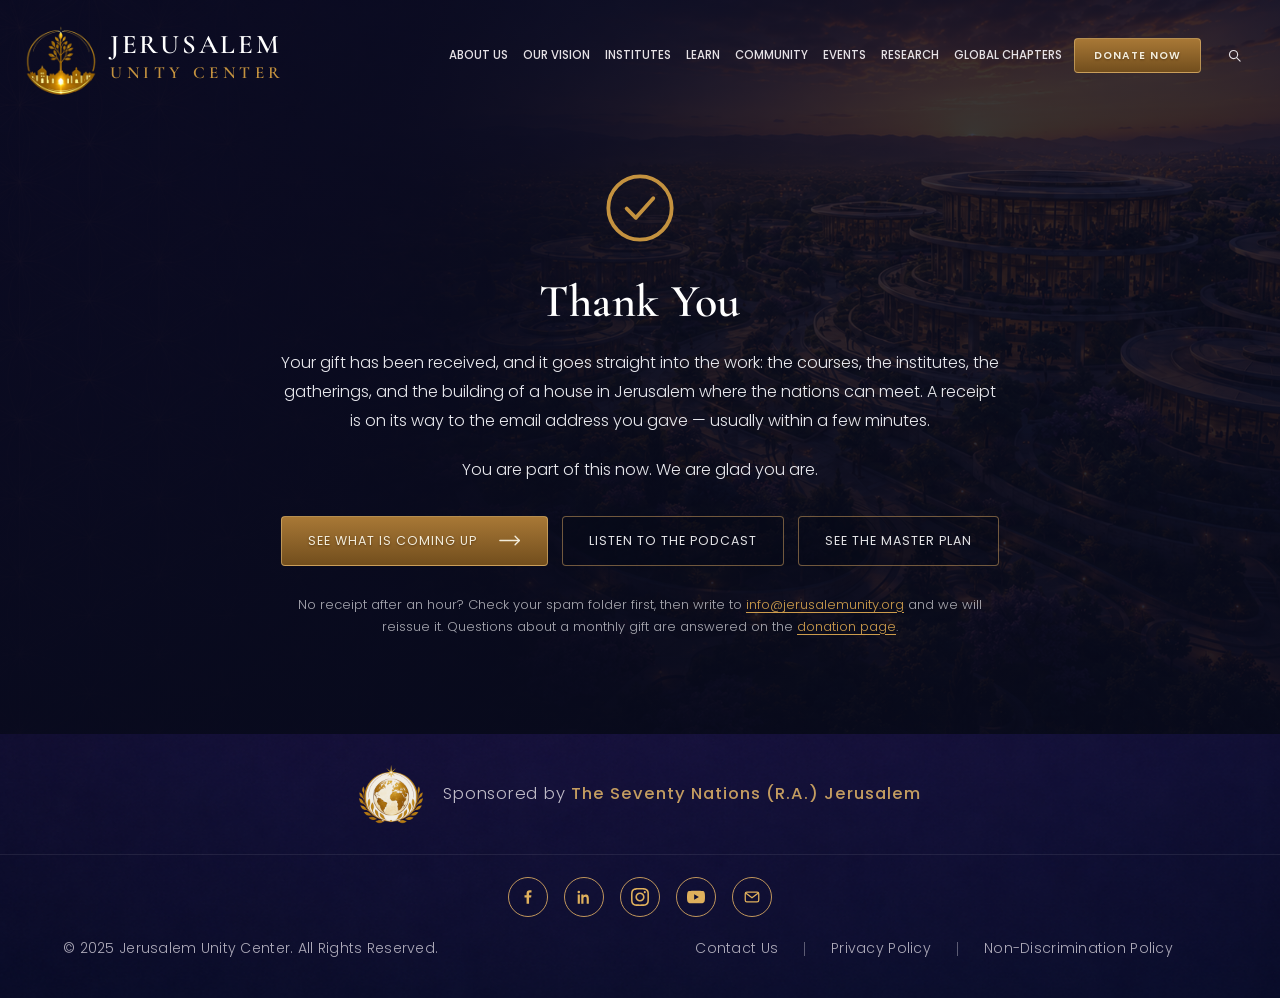
<file: donate-thank-you.html>
<!DOCTYPE html>
<html lang="en">
<head>
  <meta charset="UTF-8">
  <meta name="viewport" content="width=device-width, initial-scale=1.0">
  <title>Thank You — Jerusalem Unity Center</title>
  <meta name="description" content="Thank you for supporting the Jerusalem Unity Center. Your receipt is on its way by email.">

  <!-- This page exists to be arrived at, not found. Keeping it out
       of the index stops it appearing in search results ahead of
       the donation page itself; it stays fully reachable by link,
       which is all the conversion tag needs. -->
  <meta name="robots" content="noindex, follow">
  <link rel="canonical" href="https://jerusalemunity.org/donate-thank-you.html">

  <link rel="icon" href="favicon.ico" sizes="any">
  <link rel="icon" type="image/png" sizes="32x32" href="assets/favicon-32x32.png">
  <link rel="icon" type="image/png" sizes="16x16" href="assets/favicon-16x16.png">
  <link rel="apple-touch-icon" sizes="180x180" href="assets/apple-touch-icon.png">
  <link rel="manifest" href="site.webmanifest">
  <meta name="theme-color" content="#0A0F23">

  <link rel="preconnect" href="https://fonts.googleapis.com">
  <link rel="preconnect" href="https://fonts.gstatic.com" crossorigin>
  <link href="https://fonts.googleapis.com/css2?family=Cormorant+Garamond:wght@500;600&family=Poppins:wght@300;400;500;600&display=swap" rel="stylesheet">

  <link rel="stylesheet" href="style.css">
  <link rel="stylesheet" href="donate.css">

  <!-- ==========================================================
       THE CONVERSION PAGE

       This is the page a completed donation lands on, and it is
       what a Google Ads / GA4 conversion should be counted from.
       Ad Grants accounts have to report at least one meaningful
       conversion a month or the account is suspended, so this is
       not optional housekeeping.

       TWO THINGS GO HERE, in this order:

       1. The Google tag (gtag.js) — the same block as on every
          other page of the site.

       2. The conversion event. For Google Ads:

          <script>
            gtag('event', 'conversion', {
              'send_to': 'AW-XXXXXXXXX/XXXXXXXXXXXXXXXX',
              'value': 1.0,
              'currency': 'USD'
            });
          </script>

          For GA4, mark the automatically collected page_view of
          /donate-thank-you.html as a key event instead — no code
          needed beyond the tag itself.

       3. In Donorbox: Campaign › Settings › "Redirect to a custom
          URL after donation" →
          https://jerusalemunity.org/donate-thank-you.html
          Without that redirect this page is never reached and
          nothing is ever counted.
       ========================================================== -->
</head>
<body class="dn-body">

  <!-- ==========================================================
       HEADER
       ========================================================== -->
  <header class="site-header dn-header">
    <div class="shell header-inner">

      <a href="index.html#hero" class="brand">
        <img class="logo" src="assets/the-jerusalme-unity-center.png" alt="Jerusalem Unity Center emblem">
        <span class="brand-text">
          <span class="brand-name">Jerusalem</span>
          <span class="brand-sub">Unity Center</span>
          <span class="brand-tagline">A Center of Consciousness<br>for Humanity</span>
        </span>
      </a>

      <nav class="site-nav" id="primary-nav" aria-label="Primary">
        <a href="index.html#info/about">About Us</a>
        <a href="index.html#vision">Our Vision</a>
        <a href="index.html#institutes">Institutes</a>
        <a href="index.html#info/learn">Learn</a>
        <a href="index.html#info/community">Community</a>
        <a href="index.html#events">Events</a>
        <a href="index.html#info/research">Research</a>
        <a href="index.html#info/chapters">Global Chapters</a>
      </nav>

      <div class="header-actions">
        <a href="donate.html" class="btn btn-support">Donate Now</a>
        <button class="search-btn" type="button" aria-label="Search">
          <svg viewBox="0 0 24 24" fill="none" stroke="currentColor" stroke-width="1.8" stroke-linecap="round">
            <circle cx="10.5" cy="10.5" r="6.5"></circle>
            <line x1="15.4" y1="15.4" x2="21" y2="21"></line>
          </svg>
        </button>
      </div>

      <button class="nav-toggle" type="button" aria-label="Open menu" aria-expanded="false" aria-controls="primary-nav">
        <span class="nav-toggle-bar"></span>
        <span class="nav-toggle-bar"></span>
        <span class="nav-toggle-bar"></span>
      </button>

    </div>
  </header>

  <main class="dn-thanks">
    <div class="dn-shell dn-thanks-inner">

      <svg class="dn-thanks-mark" viewBox="0 0 24 24" fill="none" stroke="currentColor" stroke-width="1.2" stroke-linecap="round" stroke-linejoin="round" aria-hidden="true">
        <circle cx="12" cy="12" r="10"></circle>
        <path d="m7.8 12.2 2.9 2.9 5.5-6.2"></path>
      </svg>

      <h1 class="dn-thanks-title">Thank You</h1>

      <p class="dn-thanks-text">Your gift has been received, and it goes straight into the work: the courses, the institutes, the gatherings, and the building of a house in Jerusalem where the nations can meet. A receipt is on its way to the email address you gave &mdash; usually within a few minutes.</p>

      <p class="dn-thanks-text">You are part of this now. We are glad you are.</p>

      <div class="dn-thanks-next">
        <a class="btn btn-primary" href="index.html#events">
          See What Is Coming Up
          <svg class="icon-arrow" viewBox="0 0 26 12" fill="none" stroke="currentColor" stroke-width="1.6" stroke-linecap="round" stroke-linejoin="round">
            <line x1="1" y1="6" x2="24" y2="6"></line>
            <polyline points="19 1 24 6 19 11"></polyline>
          </svg>
        </a>
        <a class="btn btn-ghost" href="index.html#podcast">Listen to the Podcast</a>
        <a class="btn btn-ghost" href="master-plan.html">See the Master Plan</a>
      </div>

      <p class="dn-thanks-note">No receipt after an hour? Check your spam folder first, then write to <a href="mailto:info@jerusalemunity.org">info@jerusalemunity.org</a> and we will reissue it. Questions about a monthly gift are answered on the <a href="donate.html#faq">donation page</a>.</p>

    </div>
  </main>

  <!-- ==========================================================
       FOOTER — the site's short bar; the full five-column footer
       would out-weigh the one message this page carries.
       ========================================================== -->
  <footer class="site-footer">
    <!-- Sponsor credit — one line on its own slim band, so the
         acknowledgement appears on every page without competing
         with the copyright and the legal links below it. -->
    <div class="shell footer-sponsor">
      <a class="fsponsor" href="https://seventynationsjerusalem.org" target="_blank" rel="noopener">
        <img class="fsponsor-logo" src="assets/the-seventy-nations-mark.png" alt="" width="192" height="192" loading="lazy" decoding="async">
        <span class="fsponsor-text">Sponsored by <span class="fsponsor-name">The Seventy Nations (R.A.) Jerusalem</span></span>
      </a>
    </div>

    <div class="footer-divider" aria-hidden="true"></div>

      <div class="footer-social footer-social--center">
        <a class="social-link" href="https://www.facebook.com/profile.php?id=61590474344492" target="_blank" rel="noopener" aria-label="Facebook">
          <svg viewBox="0 0 24 24" fill="currentColor" aria-hidden="true">
            <path d="M13.4 21v-8.2h2.75l.41-3.2H13.4V7.56c0-.92.26-1.55 1.58-1.55h1.69V3.14A22.6 22.6 0 0 0 14.2 3c-2.44 0-4.1 1.49-4.1 4.22v2.38H7.34v3.2h2.76V21z"/>
          </svg>
        </a>
        <a class="social-link" href="https://www.linkedin.com/in/meirah-marianne-paradise-b34072191/" target="_blank" rel="noopener" aria-label="LinkedIn">
          <svg viewBox="0 0 24 24" fill="currentColor" aria-hidden="true">
            <path d="M6.5 8.7H3.6V21h2.9zM5.05 3.5a1.72 1.72 0 1 0 0 3.44 1.72 1.72 0 0 0 0-3.44zM14.4 8.5c-1.6 0-2.66.87-3.1 1.7h-.05V8.7H8.4V21h2.9v-6.1c0-1.6.3-3.16 2.28-3.16 1.95 0 1.98 1.83 1.98 3.26V21h2.9v-6.58c0-3.1-.67-5.92-4.06-5.92z"/>
          </svg>
        <a class="social-link" href="https://www.instagram.com/onedayjlm/" target="_blank" rel="noopener" aria-label="Instagram">
          <svg viewBox="0 0 24 24" fill="currentColor" aria-hidden="true">
            <path d="M12 0C8.74 0 8.333.015 7.053.072 5.775.132 4.905.333 4.14.63c-.789.306-1.459.717-2.126 1.384S.935 3.35.63 4.14C.333 4.905.131 5.775.072 7.053.012 8.333 0 8.74 0 12s.015 3.667.072 4.947c.06 1.277.261 2.148.558 2.913.306.788.717 1.459 1.384 2.126.667.666 1.336 1.079 2.126 1.384.766.296 1.636.499 2.913.558C8.333 23.988 8.74 24 12 24s3.667-.015 4.947-.072c1.277-.06 2.148-.262 2.913-.558.788-.306 1.459-.718 2.126-1.384.666-.667 1.079-1.335 1.384-2.126.296-.765.499-1.636.558-2.913.06-1.28.072-1.687.072-4.947s-.015-3.667-.072-4.947c-.06-1.277-.262-2.149-.558-2.913-.306-.789-.718-1.459-1.384-2.126C21.319 1.347 20.651.935 19.86.63c-.765-.297-1.636-.499-2.913-.558C15.667.012 15.26 0 12 0zm0 2.16c3.203 0 3.585.016 4.85.071 1.17.055 1.805.249 2.227.415.562.217.96.477 1.382.896.419.42.679.819.896 1.381.164.422.36 1.057.413 2.227.057 1.266.07 1.646.07 4.85s-.015 3.585-.074 4.85c-.061 1.17-.256 1.805-.421 2.227-.224.562-.479.96-.899 1.382-.419.419-.824.679-1.38.896-.42.164-1.065.36-2.235.413-1.274.057-1.649.07-4.859.07-3.211 0-3.586-.015-4.859-.074-1.171-.061-1.816-.256-2.236-.421-.569-.224-.96-.479-1.379-.899-.421-.419-.69-.824-.9-1.38-.165-.42-.359-1.065-.42-2.235-.045-1.26-.061-1.649-.061-4.844 0-3.196.016-3.586.061-4.861.061-1.17.255-1.814.42-2.234.21-.57.479-.96.9-1.381.419-.419.81-.689 1.379-.898.42-.166 1.051-.361 2.221-.421 1.275-.045 1.65-.06 4.859-.06l.045.03zm0 3.678a6.162 6.162 0 1 0 0 12.324 6.162 6.162 0 0 0 0-12.324zM12 16c-2.209 0-4-1.79-4-4 0-2.209 1.791-4 4-4s4 1.791 4 4c0 2.21-1.791 4-4 4zm7.846-10.405a1.441 1.441 0 0 1-2.88 0 1.44 1.44 0 0 1 2.88 0z"/>
          </svg>
        </a>
        <a class="social-link" href="https://www.youtube.com/@thejerusalemunitycenter" target="_blank" rel="noopener" aria-label="YouTube">
          <svg viewBox="0 0 24 24" fill="currentColor" aria-hidden="true">
            <path d="M23.498 6.186a3.016 3.016 0 0 0-2.122-2.136C19.505 3.545 12 3.545 12 3.545s-7.505 0-9.377.505A3.017 3.017 0 0 0 .502 6.186C0 8.07 0 12 0 12s0 3.93.502 5.814a3.016 3.016 0 0 0 2.122 2.136c1.871.505 9.376.505 9.376.505s7.505 0 9.377-.505a3.015 3.015 0 0 0 2.122-2.136C24 15.93 24 12 24 12s0-3.93-.502-5.814zM9.545 15.568V8.432L15.818 12l-6.273 3.568z"/>
          </svg>
        </a>
        </a>
        <!-- Opens the contact form; the mailto is the no-JS fallback
             and still reaches the same inbox. -->
        <a class="social-link" href="mailto:info@jerusalemunity.org" aria-label="Contact us">
          <svg viewBox="0 0 24 24" fill="none" stroke="currentColor" stroke-width="1.7" stroke-linecap="round" stroke-linejoin="round" aria-hidden="true">
            <rect x="3" y="5.4" width="18" height="13.2" rx="2.2"></rect>
            <path d="M4 7l8 6 8-6"></path>
          </svg>
        </a>
      </div>

    <div class="shell footer-bottom">
      <p class="footer-copy">&copy; 2025 Jerusalem Unity Center. All Rights Reserved.</p>
      <div class="footer-legal">
        <a href="index.html#contact-modal">Contact Us</a>
        <span class="legal-sep" aria-hidden="true"></span>
        <a href="privacy-policy.html">Privacy Policy</a>
        <span class="legal-sep" aria-hidden="true"></span>
        <a href="non-discrimination-policy.html">Non-Discrimination Policy</a>
      </div>
    </div>
  </footer>

  <!-- Pop-up registry + header search, shared with the rest of the site. -->
  <script src="info.js"></script>
  <script src="donate.js"></script>

</body>
</html>
</file>
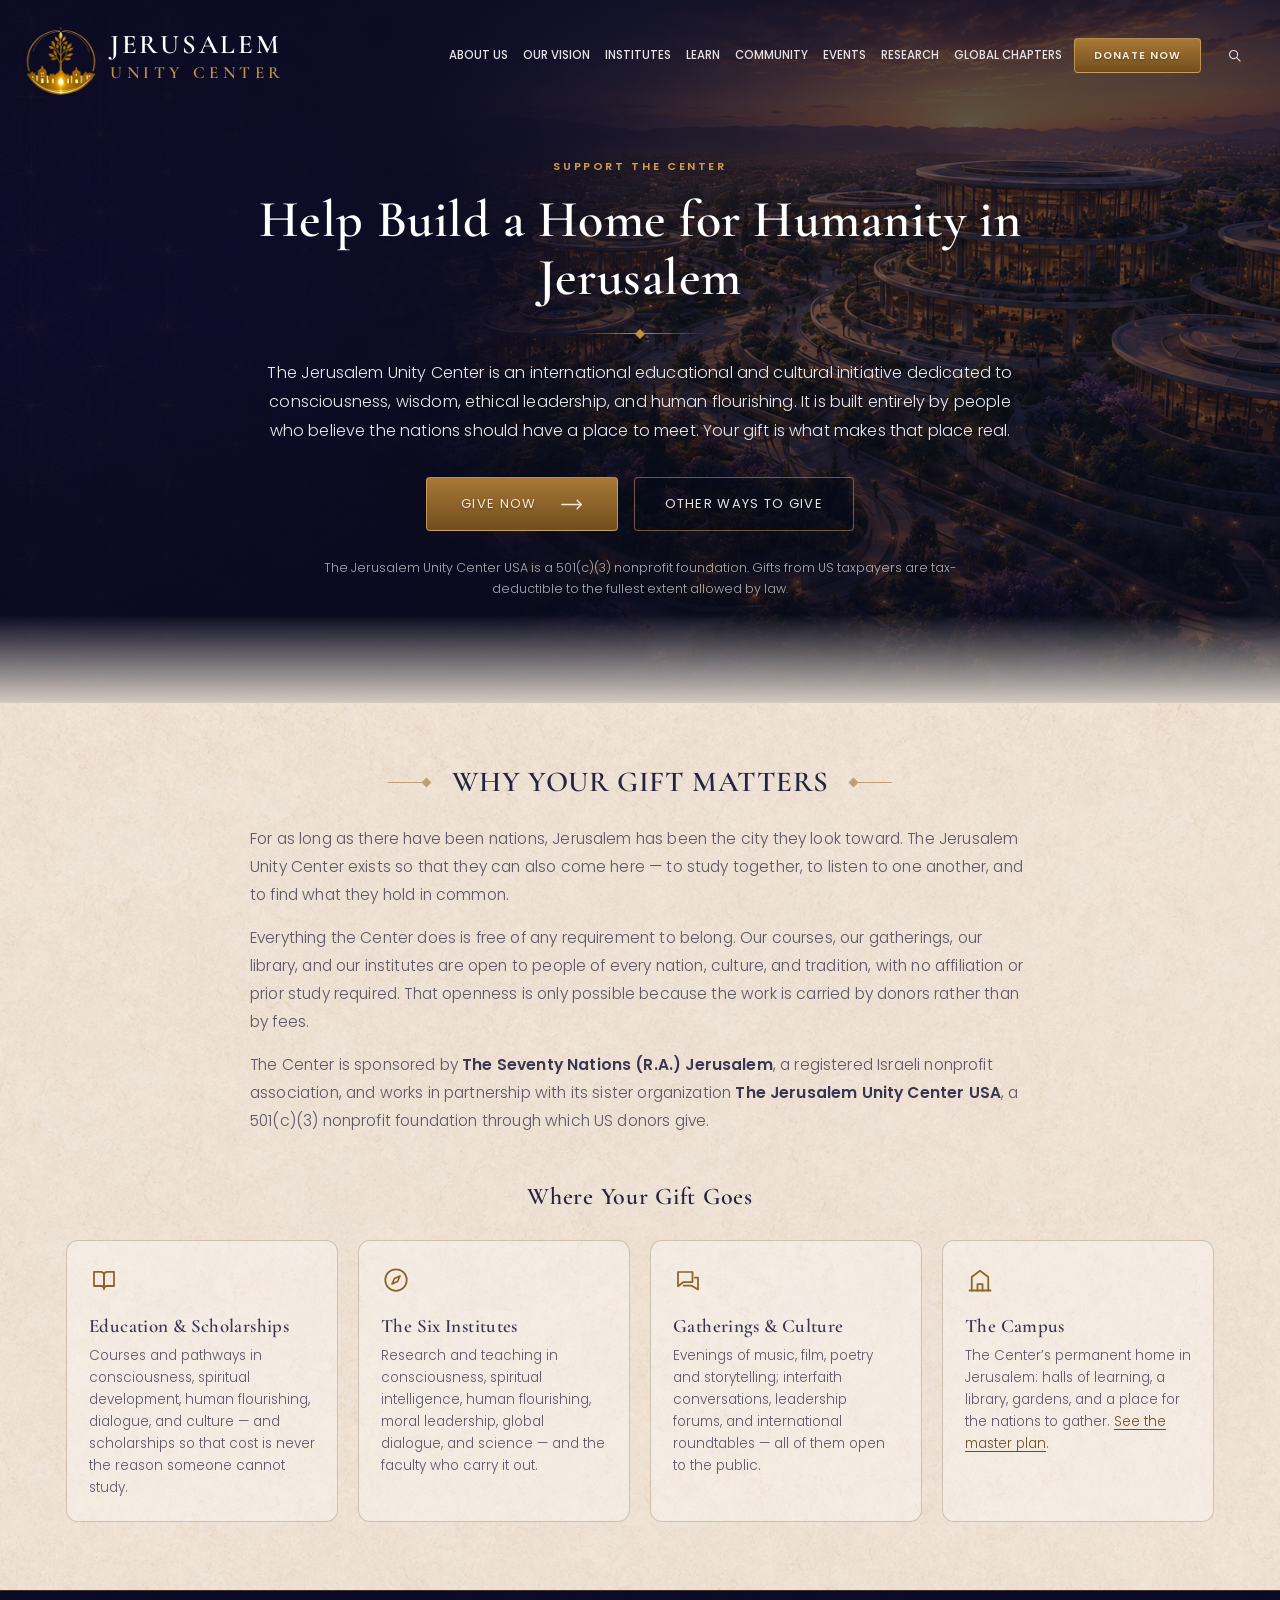
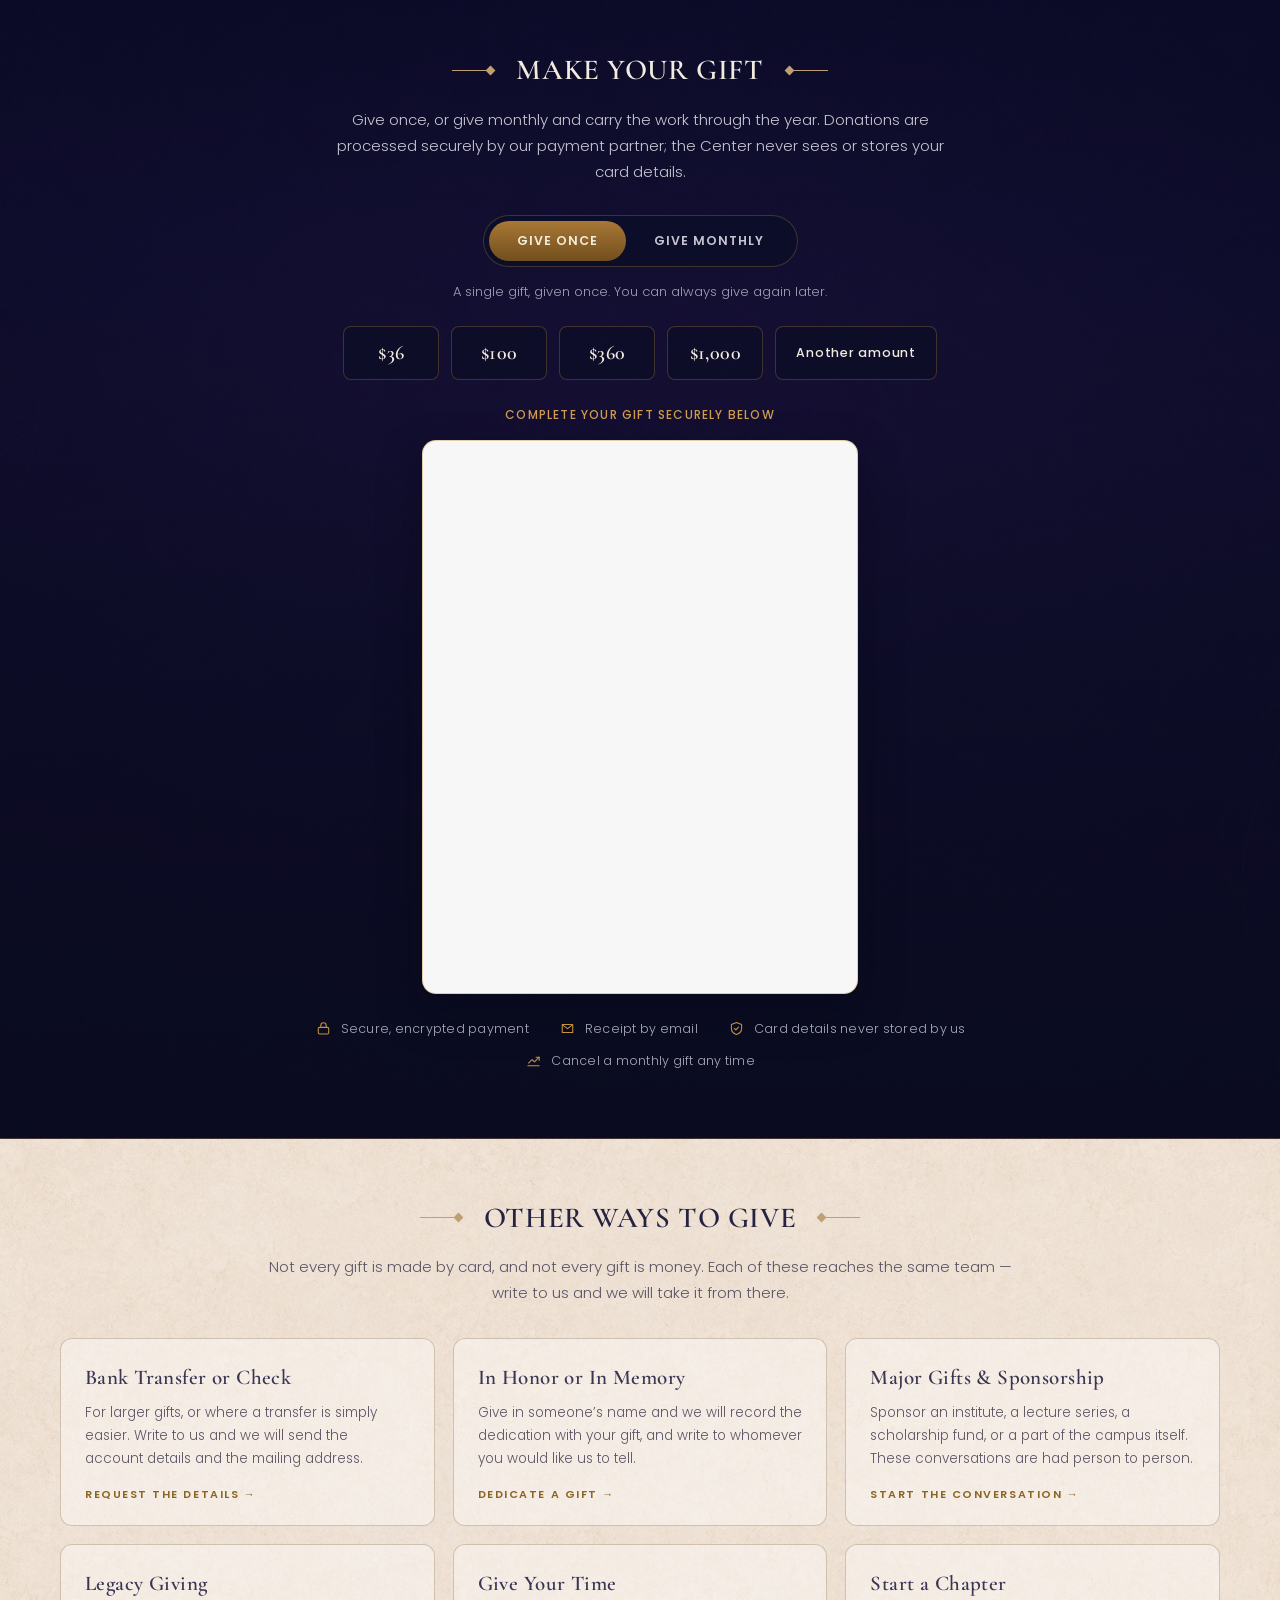
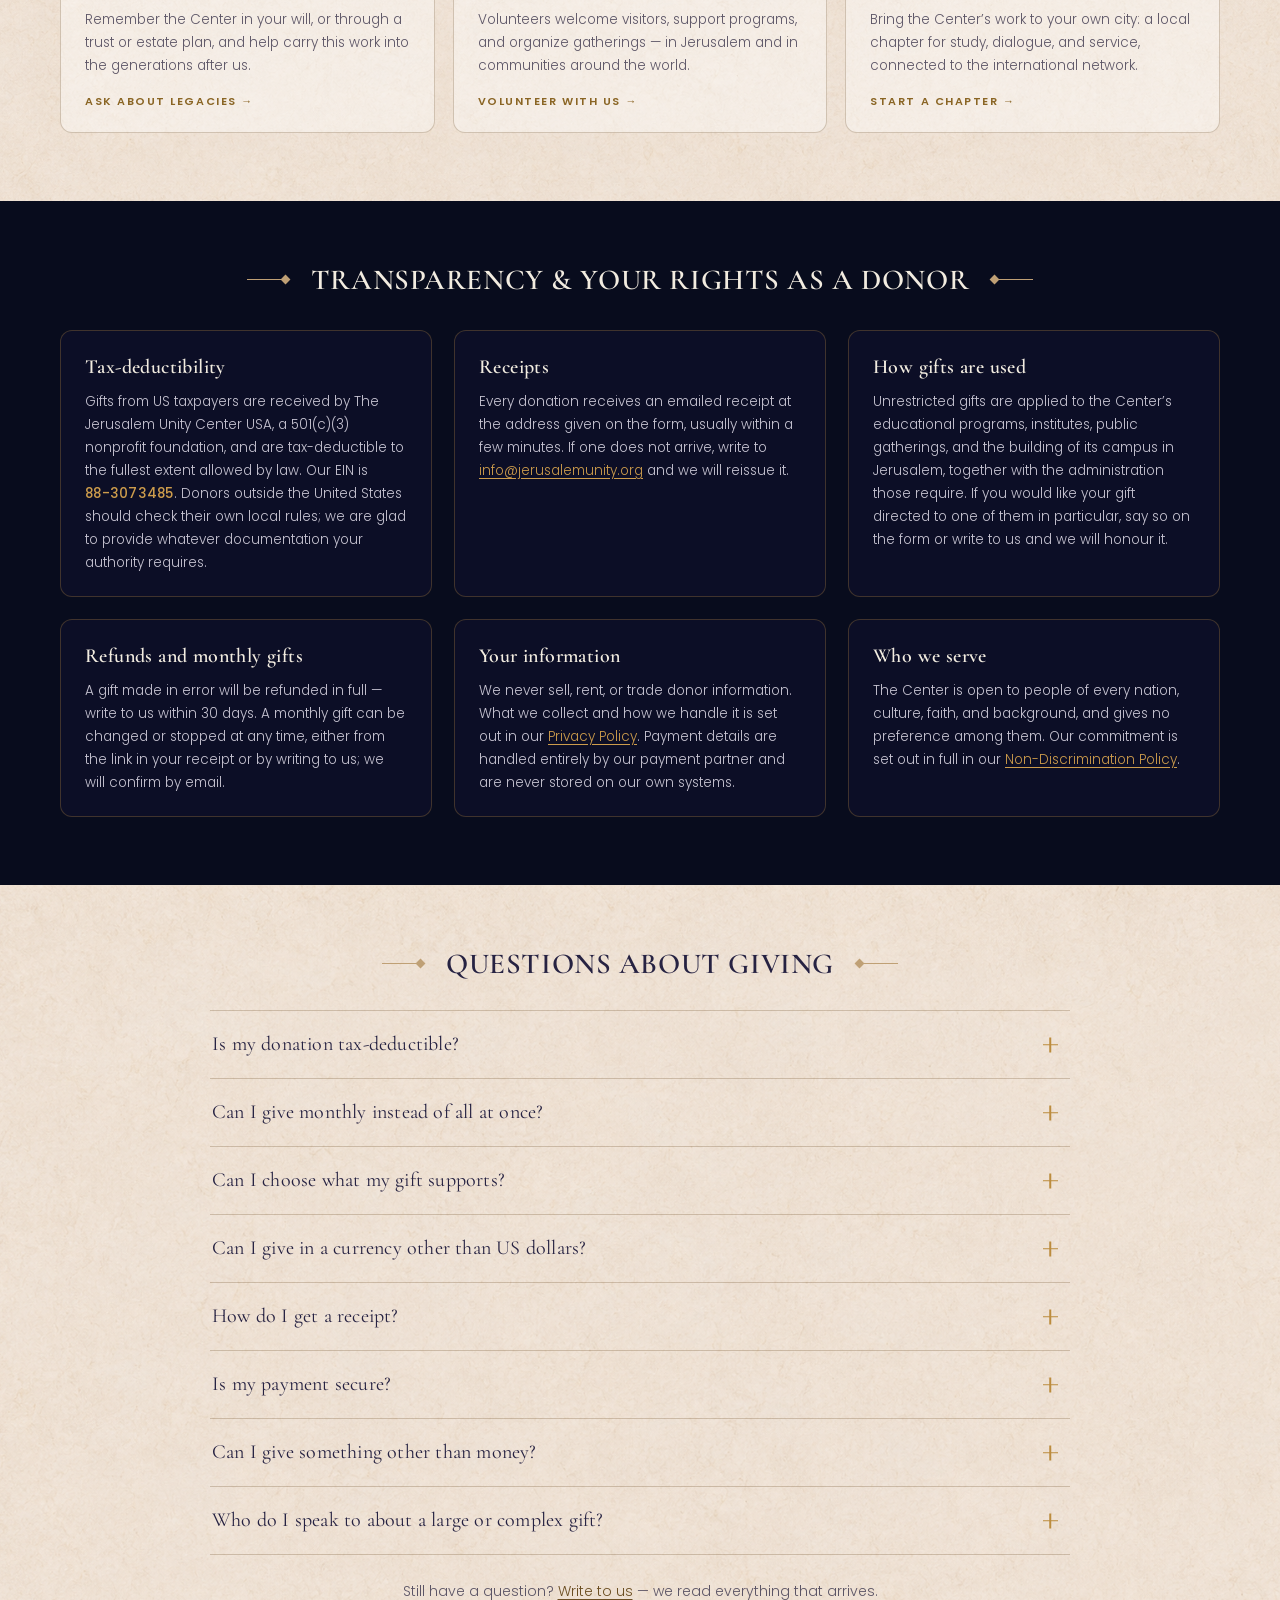
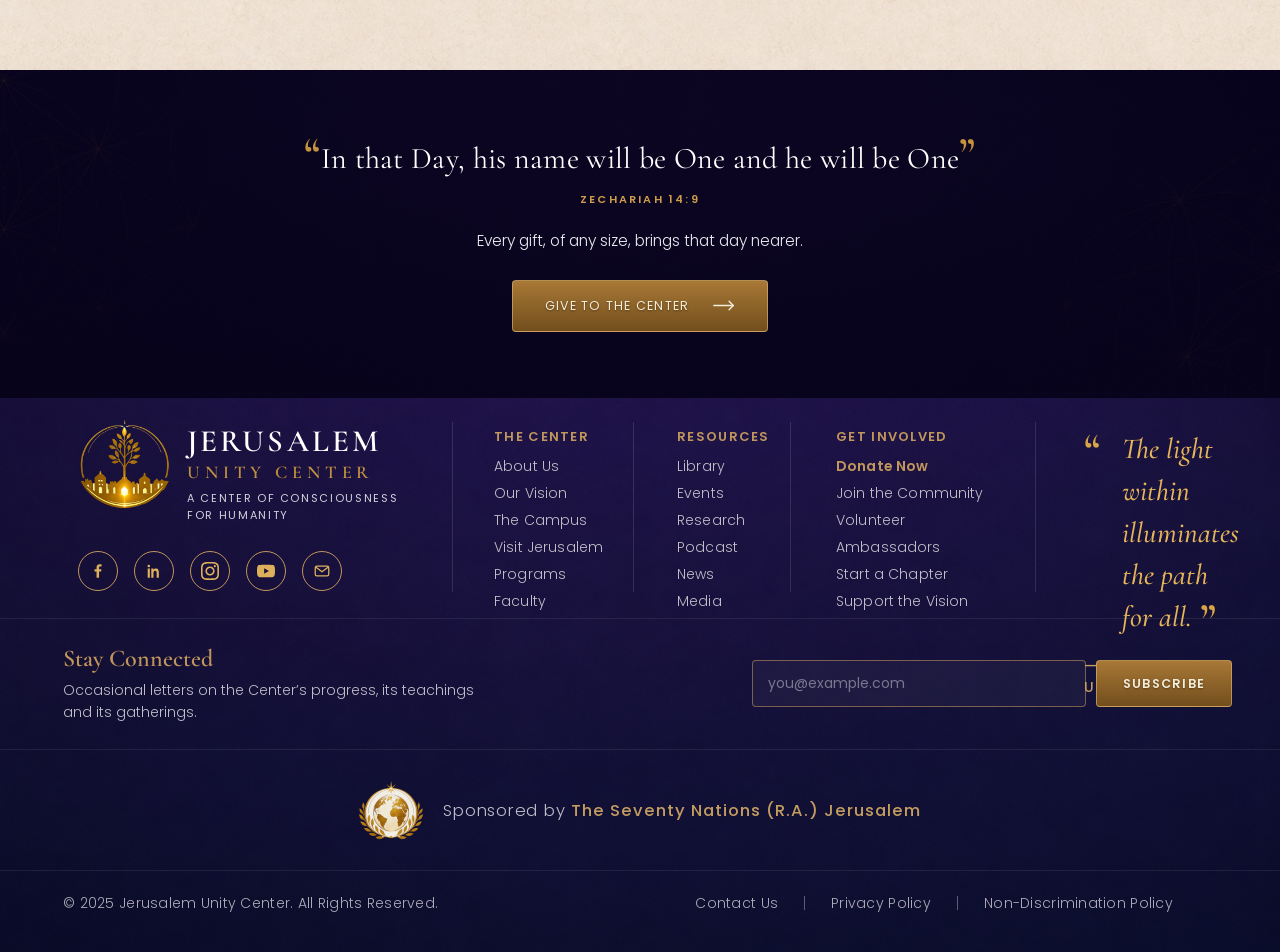
<file: donate.html>
<!DOCTYPE html>
<html lang="en">
<head>
  <meta charset="UTF-8">
  <meta name="viewport" content="width=device-width, initial-scale=1.0">
  <title>Donate — Support the Jerusalem Unity Center</title>
  <meta name="description" content="Give to the Jerusalem Unity Center: an international educational and cultural nonprofit in Jerusalem advancing consciousness, wisdom, ethical leadership, and human flourishing. US gifts are tax-deductible.">

  <!-- CANONICAL — replace the domain if the site is published
       somewhere other than jerusalemunity.org. Google Ad Grants
       requires the ad's landing page to sit on the same verified
       domain as the rest of the site, so this page must never be
       a redirect to another host. -->
  <link rel="canonical" href="https://jerusalemunity.org/donate.html">

  <meta property="og:type" content="website">
  <meta property="og:title" content="Donate — Support the Jerusalem Unity Center">
  <meta property="og:description" content="Your gift supports education, research, gatherings, and the building of a center in Jerusalem dedicated to wisdom, dialogue, and human flourishing.">
  <meta property="og:url" content="https://jerusalemunity.org/donate.html">
  <meta property="og:image" content="https://jerusalemunity.org/assets/the-jerusalme-unity-center.png">
  <meta name="twitter:card" content="summary_large_image">

  <!-- Favicons / app icons — same set as the rest of the site. -->
  <link rel="icon" href="favicon.ico" sizes="any">
  <link rel="icon" type="image/png" sizes="32x32" href="assets/favicon-32x32.png">
  <link rel="icon" type="image/png" sizes="16x16" href="assets/favicon-16x16.png">
  <link rel="apple-touch-icon" sizes="180x180" href="assets/apple-touch-icon.png">
  <link rel="manifest" href="site.webmanifest">
  <meta name="theme-color" content="#0A0F23">

  <link rel="preconnect" href="https://fonts.googleapis.com">
  <link rel="preconnect" href="https://fonts.gstatic.com" crossorigin>
  <link href="https://fonts.googleapis.com/css2?family=Cormorant+Garamond:wght@500;600&family=Poppins:wght@300;400;500;600&display=swap" rel="stylesheet">

  <!-- style.css carries the shared brand system (header, footer,
       buttons, pop-ups); donate.css adds this page's layout. -->
  <link rel="stylesheet" href="style.css">
  <link rel="stylesheet" href="donate.css">

  <!-- ==========================================================
       GOOGLE TAG — NOT YET INSTALLED

       Paste the Google tag (gtag.js) for the GA4 property here,
       exactly as Google gives it, replacing this comment block.
       Ad Grants accounts must report at least one meaningful
       conversion per month, and Google reads it from this tag.

       <script async src="https://www.googletagmanager.com/gtag/js?id=G-XXXXXXX"></script>
       <script>
         window.dataLayer = window.dataLayer || [];
         function gtag(){dataLayer.push(arguments);}
         gtag('js', new Date());
         gtag('config', 'G-XXXXXXX');
       </script>

       The same block goes in the <head> of index.html,
       donate-thank-you.html, master-plan.html and both policy
       pages, so the whole site reports into one property.
       ========================================================== -->

  <!-- Structured data. Tells Google this is a 501(c)(3), gives it
       the EIN to match against the IRS register, and marks this
       page as where the organization accepts donations. -->
  <script type="application/ld+json">
  {
    "@context": "https://schema.org",
    "@type": "NGO",
    "name": "Jerusalem Unity Center",
    "alternateName": "The Jerusalem Unity Center USA",
    "url": "https://jerusalemunity.org/",
    "logo": "https://jerusalemunity.org/assets/the-jerusalme-unity-center.png",
    "email": "info@jerusalemunity.org",
    "description": "An international educational and cultural initiative in Jerusalem dedicated to advancing consciousness, wisdom, ethical leadership, and human flourishing, welcoming people of every nation, culture, and tradition.",
    "nonprofitStatus": "Nonprofit501c3",
    "taxID": "88-3073485",
    "parentOrganization": {
      "@type": "NGO",
      "name": "The Seventy Nations (R.A.) Jerusalem",
      "url": "https://seventynationsjerusalem.org"
    },
    "sameAs": [
      "https://www.facebook.com/profile.php?id=61590474344492",
      "https://www.instagram.com/onedayjlm/",
      "https://www.youtube.com/@thejerusalemunitycenter",
      "https://seventynationsjerusalem.org"
    ],
    "potentialAction": {
      "@type": "DonateAction",
      "name": "Donate to the Jerusalem Unity Center",
      "target": "https://jerusalemunity.org/donate.html"
    }
  }
  </script>
</head>
<body class="dn-body">

  <a class="dn-skip" href="#dn-main">Skip to the donation form</a>

  <!-- ==========================================================
       HEADER — the site header on a solid navy bar
       ========================================================== -->
  <header class="site-header dn-header">
    <div class="shell header-inner">

      <a href="index.html#hero" class="brand">
        <img class="logo" src="assets/the-jerusalme-unity-center.png" alt="Jerusalem Unity Center emblem">
        <span class="brand-text">
          <span class="brand-name">Jerusalem</span>
          <span class="brand-sub">Unity Center</span>
          <span class="brand-tagline">A Center of Consciousness<br>for Humanity</span>
        </span>
      </a>

      <nav class="site-nav" id="primary-nav" aria-label="Primary">
        <a href="index.html#info/about">About Us</a>
        <a href="index.html#vision">Our Vision</a>
        <a href="index.html#institutes">Institutes</a>
        <a href="index.html#info/learn">Learn</a>
        <a href="index.html#info/community">Community</a>
        <a href="index.html#events">Events</a>
        <a href="index.html#info/research">Research</a>
        <a href="index.html#info/chapters">Global Chapters</a>
      </nav>

      <div class="header-actions">
        <a href="#give" class="btn btn-support js-donate-cta" data-donate-source="donate-header" aria-current="page">Donate Now</a>
        <button class="search-btn" type="button" aria-label="Search">
          <svg viewBox="0 0 24 24" fill="none" stroke="currentColor" stroke-width="1.8" stroke-linecap="round">
            <circle cx="10.5" cy="10.5" r="6.5"></circle>
            <line x1="15.4" y1="15.4" x2="21" y2="21"></line>
          </svg>
        </button>
      </div>

      <button class="nav-toggle" type="button" aria-label="Open menu" aria-expanded="false" aria-controls="primary-nav">
        <span class="nav-toggle-bar"></span>
        <span class="nav-toggle-bar"></span>
        <span class="nav-toggle-bar"></span>
      </button>

    </div>
  </header>

  <!-- ==========================================================
       HERO
       ========================================================== -->
  <section class="dn-hero">
    <div class="dn-shell dn-hero-inner">
      <p class="dn-eyebrow">Support the Center</p>
      <h1 class="dn-title">Help Build a Home for <span class="gold-bright">Humanity</span> in Jerusalem</h1>
      <div class="dn-hero-rule" aria-hidden="true"></div>
      <p class="dn-lead">The Jerusalem Unity Center is an international educational and cultural initiative dedicated to consciousness, wisdom, ethical leadership, and human flourishing. It is built entirely by people who believe the nations should have a place to meet. Your gift is what makes that place real.</p>

      <div class="dn-hero-actions">
        <a class="btn btn-primary dn-hero-cta js-donate-cta" href="#give" data-donate-source="donate-hero">
          Give Now
          <svg class="icon-arrow" viewBox="0 0 26 12" fill="none" stroke="currentColor" stroke-width="1.6" stroke-linecap="round" stroke-linejoin="round">
            <line x1="1" y1="6" x2="24" y2="6"></line>
            <polyline points="19 1 24 6 19 11"></polyline>
          </svg>
        </a>
        <a class="btn btn-ghost dn-hero-alt" href="#ways">Other Ways to Give</a>
      </div>

      <p class="dn-hero-note">The Jerusalem Unity Center USA is a 501(c)(3) nonprofit foundation. Gifts from US taxpayers are tax-deductible to the fullest extent allowed by law.</p>
    </div>
  </section>

  <main id="dn-main">

    <!-- ==========================================================
         WHY GIVE
         ========================================================== -->
    <section class="dn-sec dn-sec-cream" id="why">
      <div class="dn-shell">

        <h2 class="dn-h2">
          <span class="heading-orn orn-short orn-left" aria-hidden="true"></span>
          Why Your Gift Matters
          <span class="heading-orn orn-short orn-right" aria-hidden="true"></span>
        </h2>

        <div class="dn-prose">
          <p>For as long as there have been nations, Jerusalem has been the city they look toward. The Jerusalem Unity Center exists so that they can also come here &mdash; to study together, to listen to one another, and to find what they hold in common.</p>
          <p>Everything the Center does is free of any requirement to belong. Our courses, our gatherings, our library, and our institutes are open to people of every nation, culture, and tradition, with no affiliation or prior study required. That openness is only possible because the work is carried by donors rather than by fees.</p>
          <p>The Center is sponsored by <strong>The Seventy Nations (R.A.) Jerusalem</strong>, a registered Israeli nonprofit association, and works in partnership with its sister organization <strong>The Jerusalem Unity Center USA</strong>, a 501(c)(3) nonprofit foundation through which US donors give.</p>
        </div>

        <!-- Where a gift goes. Four plain statements and no
             figures: the Center does not yet publish per-programme
             costs, and an unsupported impact claim is exactly what
             an Ad Grants review flags. -->
        <h3 class="dn-h3">Where Your Gift Goes</h3>

        <ul class="dn-uses">
          <li class="dn-use">
            <svg class="dn-use-icon" viewBox="0 0 24 24" fill="none" stroke="currentColor" stroke-width="1.4" stroke-linecap="round" stroke-linejoin="round" aria-hidden="true">
              <path d="M4 5.4h5.4A2.6 2.6 0 0 1 12 8v11a2.2 2.2 0 0 0-2.2-2.2H4z"></path>
              <path d="M20 5.4h-5.4A2.6 2.6 0 0 0 12 8v11a2.2 2.2 0 0 1 2.2-2.2H20z"></path>
            </svg>
            <h4>Education &amp; Scholarships</h4>
            <p>Courses and pathways in consciousness, spiritual development, human flourishing, dialogue, and culture &mdash; and scholarships so that cost is never the reason someone cannot study.</p>
          </li>
          <li class="dn-use">
            <svg class="dn-use-icon" viewBox="0 0 24 24" fill="none" stroke="currentColor" stroke-width="1.4" stroke-linecap="round" stroke-linejoin="round" aria-hidden="true">
              <circle cx="12" cy="12" r="8.6"></circle><path d="m15.2 8.8-2 4.4-4.4 2 2-4.4z"></path>
            </svg>
            <h4>The Six Institutes</h4>
            <p>Research and teaching in consciousness, spiritual intelligence, human flourishing, moral leadership, global dialogue, and science &mdash; and the faculty who carry it out.</p>
          </li>
          <li class="dn-use">
            <svg class="dn-use-icon" viewBox="0 0 24 24" fill="none" stroke="currentColor" stroke-width="1.4" stroke-linecap="round" stroke-linejoin="round" aria-hidden="true">
              <path d="M4 5.6h11.6v8H8.4L4 17z"></path><path d="M8.6 16.4h6L20 19.6V10h-2.6"></path>
            </svg>
            <h4>Gatherings &amp; Culture</h4>
            <p>Evenings of music, film, poetry and storytelling; interfaith conversations, leadership forums, and international roundtables &mdash; all of them open to the public.</p>
          </li>
          <li class="dn-use">
            <svg class="dn-use-icon" viewBox="0 0 24 24" fill="none" stroke="currentColor" stroke-width="1.4" stroke-linecap="round" stroke-linejoin="round" aria-hidden="true">
              <path d="M3.6 20.4h16.8"></path><path d="M5.4 20.4V9.6L12 4.6l6.6 5v10.8"></path><path d="M10 20.4v-5.2h4v5.2"></path>
            </svg>
            <h4>The Campus</h4>
            <p>The Center&rsquo;s permanent home in Jerusalem: halls of learning, a library, gardens, and a place for the nations to gather. <a href="master-plan.html">See the master plan</a>.</p>
          </li>
        </ul>

      </div>
    </section>

    <!-- ==========================================================
         THE GIVING FORM
         Live. The tabs and the amount row are the Center's own
         controls; they set the secure Donorbox form below, which
         opens on the chosen interval with the chosen amount
         already filled in.

         The campaign it points at is DONORBOX_URL at the top of
         donate.js — change that one line to move the page to a
         different campaign. Empty it and the fallback below takes
         over, so the section is never a dead end.
         ========================================================== -->
    <section class="dn-sec dn-sec-dark" id="give">
      <div class="dn-shell dn-give">

        <h2 class="dn-h2 dn-h2-dark">
          <span class="heading-orn orn-short orn-left" aria-hidden="true"></span>
          Make Your Gift
          <span class="heading-orn orn-short orn-right" aria-hidden="true"></span>
        </h2>

        <p class="dn-give-intro">Give once, or give monthly and carry the work through the year. Donations are processed securely by our payment partner; the Center never sees or stores your card details.</p>

        <!-- One-time / monthly -->
        <div class="db-tabs js-intervals" role="tablist" aria-label="How often to give">
          <button class="db-tab is-on" type="button" role="tab" aria-selected="true" data-interval="one_time">Give Once</button>
          <button class="db-tab" type="button" role="tab" aria-selected="false" data-interval="monthly">Give Monthly</button>
        </div>

        <p class="db-note js-interval-note">A single gift, given once. You can always give again later.</p>

        <!-- Suggested amounts. They only preselect the amount in
             the form below — nothing is charged from this row. -->
        <div class="db-amounts js-amounts" hidden>
          <button class="db-amount" type="button" aria-pressed="false" data-amount="36"   data-interval="one_time">$36</button>
          <button class="db-amount" type="button" aria-pressed="false" data-amount="100"  data-interval="one_time">$100</button>
          <button class="db-amount" type="button" aria-pressed="false" data-amount="360"  data-interval="one_time">$360</button>
          <button class="db-amount" type="button" aria-pressed="false" data-amount="1000" data-interval="one_time">$1,000</button>
          <button class="db-amount" type="button" aria-pressed="false" data-amount=""     data-interval="one_time">Another amount</button>
        </div>

        <!-- The processor's form is built into this well by
             donate.js. The caption says out loud what the amount
             row above has just done, so the form's own amount
             fields read as a confirmation rather than as a second
             set of controls competing with ours. -->
        <p class="db-caption js-give-caption" hidden>Complete your gift securely below</p>
        <div class="db-mount" id="donorbox-mount" hidden></div>

        <!-- Shown while no processor is connected. Not a dead end:
             it reaches a person who can take the gift by hand. -->
        <div class="db-fallback" id="give-fallback">
          <svg class="db-fallback-icon" viewBox="0 0 24 24" fill="none" stroke="currentColor" stroke-width="1.4" stroke-linecap="round" stroke-linejoin="round" aria-hidden="true">
            <path d="M12 20s-7.4-4.6-7.4-9.4A4.1 4.1 0 0 1 12 8a4.1 4.1 0 0 1 7.4 2.6C19.4 15.4 12 20 12 20z"></path>
          </svg>
          <h3 class="db-fallback-title">Our online giving form is being connected</h3>
          <p class="db-fallback-text">We are completing the setup of our secure donation platform. Until it is live, write to us and a member of our team will take your gift personally &mdash; by bank transfer, by check, or by card &mdash; and send your receipt the same way.</p>
          <a class="btn btn-primary db-fallback-cta js-donate-cta" href="mailto:info@jerusalemunity.org?subject=I%20would%20like%20to%20make%20a%20donation" data-donate-source="donate-fallback">
            Write to info@jerusalemunity.org
          </a>
        </div>

        <ul class="db-trust">
          <li>
            <svg viewBox="0 0 24 24" fill="none" stroke="currentColor" stroke-width="1.5" stroke-linecap="round" stroke-linejoin="round" aria-hidden="true">
              <rect x="4.6" y="10.4" width="14.8" height="9.4" rx="2"></rect><path d="M8.2 10.4V7.6a3.8 3.8 0 0 1 7.6 0v2.8"></path>
            </svg>
            Secure, encrypted payment
          </li>
          <li>
            <svg viewBox="0 0 24 24" fill="none" stroke="currentColor" stroke-width="1.5" stroke-linecap="round" stroke-linejoin="round" aria-hidden="true">
              <path d="M4.6 6.4h14.8v11.2H4.6z"></path><path d="m5.4 7.2 6.6 5 6.6-5"></path>
            </svg>
            Receipt by email
          </li>
          <li>
            <svg viewBox="0 0 24 24" fill="none" stroke="currentColor" stroke-width="1.5" stroke-linecap="round" stroke-linejoin="round" aria-hidden="true">
              <path d="M12 3.6 4.8 6.4v5.2c0 4.3 3 7.6 7.2 8.8 4.2-1.2 7.2-4.5 7.2-8.8V6.4z"></path><path d="m9.2 12 2 2 3.6-4"></path>
            </svg>
            Card details never stored by us
          </li>
          <li>
            <svg viewBox="0 0 24 24" fill="none" stroke="currentColor" stroke-width="1.5" stroke-linecap="round" stroke-linejoin="round" aria-hidden="true">
              <path d="M4 19.4h16"></path><path d="m5 15.6 5-5 3.4 3.4L20 7.4"></path><polyline points="15.6 7.4 20 7.4 20 11.8"></polyline>
            </svg>
            Cancel a monthly gift any time
          </li>
        </ul>

      </div>
    </section>

    <!-- ==========================================================
         OTHER WAYS TO GIVE
         ========================================================== -->
    <section class="dn-sec dn-sec-cream" id="ways">
      <div class="dn-shell">

        <h2 class="dn-h2">
          <span class="heading-orn orn-short orn-left" aria-hidden="true"></span>
          Other Ways to Give
          <span class="heading-orn orn-short orn-right" aria-hidden="true"></span>
        </h2>

        <p class="dn-sub">Not every gift is made by card, and not every gift is money. Each of these reaches the same team &mdash; write to us and we will take it from there.</p>

        <div class="dn-ways">

          <a class="dn-way" href="mailto:info@jerusalemunity.org?subject=Bank%20transfer%20or%20check%20donation">
            <h3>Bank Transfer or Check</h3>
            <p>For larger gifts, or where a transfer is simply easier. Write to us and we will send the account details and the mailing address.</p>
            <span class="dn-way-more">Request the details</span>
          </a>

          <a class="dn-way" href="mailto:info@jerusalemunity.org?subject=A%20gift%20in%20honour%20or%20in%20memory">
            <h3>In Honor or In Memory</h3>
            <p>Give in someone&rsquo;s name and we will record the dedication with your gift, and write to whomever you would like us to tell.</p>
            <span class="dn-way-more">Dedicate a gift</span>
          </a>

          <a class="dn-way" href="mailto:info@jerusalemunity.org?subject=Major%20gift%20or%20sponsorship">
            <h3>Major Gifts &amp; Sponsorship</h3>
            <p>Sponsor an institute, a lecture series, a scholarship fund, or a part of the campus itself. These conversations are had person to person.</p>
            <span class="dn-way-more">Start the conversation</span>
          </a>

          <a class="dn-way" href="mailto:info@jerusalemunity.org?subject=A%20legacy%20gift">
            <h3>Legacy Giving</h3>
            <p>Remember the Center in your will, or through a trust or estate plan, and help carry this work into the generations after us.</p>
            <span class="dn-way-more">Ask about legacies</span>
          </a>

          <a class="dn-way" href="index.html#info/volunteer">
            <h3>Give Your Time</h3>
            <p>Volunteers welcome visitors, support programs, and organize gatherings &mdash; in Jerusalem and in communities around the world.</p>
            <span class="dn-way-more">Volunteer with us</span>
          </a>

          <a class="dn-way" href="index.html#info/chapter">
            <h3>Start a Chapter</h3>
            <p>Bring the Center&rsquo;s work to your own city: a local chapter for study, dialogue, and service, connected to the international network.</p>
            <span class="dn-way-more">Start a chapter</span>
          </a>

        </div>

      </div>
    </section>

    <!-- ==========================================================
         TAX, TRANSPARENCY AND ACCOUNTABILITY
         Google's nonprofit programmes and most donors look for
         exactly these four statements, so they are given their
         own block rather than buried in small print.
         ========================================================== -->
    <section class="dn-sec dn-sec-navy" id="transparency">
      <div class="dn-shell">

        <h2 class="dn-h2 dn-h2-dark">
          <span class="heading-orn orn-short orn-left" aria-hidden="true"></span>
          Transparency &amp; Your Rights as a Donor
          <span class="heading-orn orn-short orn-right" aria-hidden="true"></span>
        </h2>

        <div class="dn-trust-grid">

          <div class="dn-trust-item">
            <h3>Tax-deductibility</h3>
            <p>Gifts from US taxpayers are received by The Jerusalem Unity Center USA, a 501(c)(3) nonprofit foundation, and are tax-deductible to the fullest extent allowed by law. Our EIN is <span class="dn-ein">88-3073485</span>. Donors outside the United States should check their own local rules; we are glad to provide whatever documentation your authority requires.</p>
          </div>

          <div class="dn-trust-item">
            <h3>Receipts</h3>
            <p>Every donation receives an emailed receipt at the address given on the form, usually within a few minutes. If one does not arrive, write to <a href="mailto:info@jerusalemunity.org">info@jerusalemunity.org</a> and we will reissue it.</p>
          </div>

          <div class="dn-trust-item">
            <h3>How gifts are used</h3>
            <p>Unrestricted gifts are applied to the Center&rsquo;s educational programs, institutes, public gatherings, and the building of its campus in Jerusalem, together with the administration those require. If you would like your gift directed to one of them in particular, say so on the form or write to us and we will honour it.</p>
          </div>

          <div class="dn-trust-item">
            <h3>Refunds and monthly gifts</h3>
            <p>A gift made in error will be refunded in full &mdash; write to us within 30 days. A monthly gift can be changed or stopped at any time, either from the link in your receipt or by writing to us; we will confirm by email.</p>
          </div>

          <div class="dn-trust-item">
            <h3>Your information</h3>
            <p>We never sell, rent, or trade donor information. What we collect and how we handle it is set out in our <a href="privacy-policy.html">Privacy Policy</a>. Payment details are handled entirely by our payment partner and are never stored on our own systems.</p>
          </div>

          <div class="dn-trust-item">
            <h3>Who we serve</h3>
            <p>The Center is open to people of every nation, culture, faith, and background, and gives no preference among them. Our commitment is set out in full in our <a href="non-discrimination-policy.html">Non-Discrimination Policy</a>.</p>
          </div>

        </div>

      </div>
    </section>

    <!-- ==========================================================
         FAQ — native <details>, so it is readable by search
         engines and works with scripting switched off.
         ========================================================== -->
    <section class="dn-sec dn-sec-cream" id="faq">
      <div class="dn-shell dn-faq-wrap">

        <h2 class="dn-h2">
          <span class="heading-orn orn-short orn-left" aria-hidden="true"></span>
          Questions About Giving
          <span class="heading-orn orn-short orn-right" aria-hidden="true"></span>
        </h2>

        <div class="dn-faq js-faq">

          <details class="dn-q">
            <summary>Is my donation tax-deductible?</summary>
            <p>For US taxpayers, yes. Gifts are received by The Jerusalem Unity Center USA, a 501(c)(3) nonprofit foundation, and are deductible to the fullest extent allowed by law. Donors elsewhere should check their own local rules &mdash; write to us and we will send whatever documentation your tax authority asks for.</p>
          </details>

          <details class="dn-q">
            <summary>Can I give monthly instead of all at once?</summary>
            <p>Yes, and it helps more than a single gift of the same size, because it lets us plan a year of teaching rather than a month of it. Choose &ldquo;Give Monthly&rdquo; above. You can change or stop it at any time.</p>
          </details>

          <details class="dn-q">
            <summary>Can I choose what my gift supports?</summary>
            <p>Yes. Say which part of the Center&rsquo;s work you would like it applied to &mdash; education, one of the institutes, gatherings, or the campus &mdash; either in the form&rsquo;s message field or by writing to us afterwards, and we will honour it.</p>
          </details>

          <details class="dn-q">
            <summary>Can I give in a currency other than US dollars?</summary>
            <p>Yes. Our payment partner accepts cards issued in most countries and converts at the rate applying on the day. For a gift in another currency by bank transfer, write to us and we will send the right account details.</p>
          </details>

          <details class="dn-q">
            <summary>How do I get a receipt?</summary>
            <p>It is emailed automatically to the address on the form, usually within a few minutes. Check the spam folder first, and if it still has not arrived, write to <a href="mailto:info@jerusalemunity.org">info@jerusalemunity.org</a> and we will reissue it.</p>
          </details>

          <details class="dn-q">
            <summary>Is my payment secure?</summary>
            <p>Yes. The form is served over an encrypted connection by our payment partner, which is PCI-compliant. Card numbers are never transmitted to, or stored on, the Center&rsquo;s own systems.</p>
          </details>

          <details class="dn-q">
            <summary>Can I give something other than money?</summary>
            <p>Yes. Gifts of goods, expertise, professional services, and time are all genuinely useful, and our US foundation can receipt in-kind gifts as well as cash. Write to us describing what you have in mind.</p>
          </details>

          <details class="dn-q">
            <summary>Who do I speak to about a large or complex gift?</summary>
            <p>Write to <a href="mailto:info@jerusalemunity.org">info@jerusalemunity.org</a> with a line about what you are considering, and someone from the Center will reply personally. Major gifts, sponsorships, and legacies are always arranged in conversation.</p>
          </details>

        </div>

        <p class="dn-faq-foot">Still have a question? <a href="index.html#contact-modal">Write to us</a> &mdash; we read everything that arrives.</p>

      </div>
    </section>

    <!-- ==========================================================
         CLOSING CALL
         ========================================================== -->
    <section class="dn-close">
      <div class="dn-shell dn-close-inner">
        <blockquote class="dn-close-quote">
          <span class="qmark" aria-hidden="true">&ldquo;</span>In that Day, his name will be One and he will be One<span class="qmark" aria-hidden="true">&rdquo;</span>
          <cite>Zechariah 14:9</cite>
        </blockquote>
        <p class="dn-close-text">Every gift, of any size, brings that day nearer.</p>
        <a class="btn btn-primary js-donate-cta" href="#give" data-donate-source="donate-closing">
          Give to the Center
          <svg class="icon-arrow" viewBox="0 0 26 12" fill="none" stroke="currentColor" stroke-width="1.6" stroke-linecap="round" stroke-linejoin="round">
            <line x1="1" y1="6" x2="24" y2="6"></line>
            <polyline points="19 1 24 6 19 11"></polyline>
          </svg>
        </a>
      </div>
    </section>

  </main>

  <!-- ==========================================================
       FOOTER — identical to the rest of the site
       ========================================================== -->
  <footer class="site-footer" id="footer">

    <div class="shell footer-top">

      <div class="fcol fcol-brand">
        <div class="footer-brand">
          <img class="footer-logo" src="assets/the-jerusalme-unity-center.png" alt="Jerusalem Unity Center emblem">
          <div class="footer-brand-text">
            <span class="footer-brand-name">Jerusalem</span>
            <span class="footer-brand-sub">Unity Center</span>
            <span class="footer-brand-tagline">A Center of Consciousness<br>for Humanity</span>
          </div>
        </div>
        <div class="footer-social">
          <a class="social-link" href="https://www.facebook.com/profile.php?id=61590474344492" target="_blank" rel="noopener" aria-label="Facebook">
            <svg viewBox="0 0 24 24" fill="currentColor" aria-hidden="true">
              <path d="M13.4 21v-8.2h2.75l.41-3.2H13.4V7.56c0-.92.26-1.55 1.58-1.55h1.69V3.14A22.6 22.6 0 0 0 14.2 3c-2.44 0-4.1 1.49-4.1 4.22v2.38H7.34v3.2h2.76V21z"/>
            </svg>
          </a>
          <a class="social-link" href="https://www.linkedin.com/in/meirah-marianne-paradise-b34072191/" target="_blank" rel="noopener" aria-label="LinkedIn">
            <svg viewBox="0 0 24 24" fill="currentColor" aria-hidden="true">
              <path d="M6.5 8.7H3.6V21h2.9zM5.05 3.5a1.72 1.72 0 1 0 0 3.44 1.72 1.72 0 0 0 0-3.44zM14.4 8.5c-1.6 0-2.66.87-3.1 1.7h-.05V8.7H8.4V21h2.9v-6.1c0-1.6.3-3.16 2.28-3.16 1.95 0 1.98 1.83 1.98 3.26V21h2.9v-6.58c0-3.1-.67-5.92-4.06-5.92z"/>
            </svg>
          </a>
          <a class="social-link" href="https://www.instagram.com/onedayjlm/" target="_blank" rel="noopener" aria-label="Instagram">
            <svg viewBox="0 0 24 24" fill="currentColor" aria-hidden="true">
              <path d="M12 0C8.74 0 8.333.015 7.053.072 5.775.132 4.905.333 4.14.63c-.789.306-1.459.717-2.126 1.384S.935 3.35.63 4.14C.333 4.905.131 5.775.072 7.053.012 8.333 0 8.74 0 12s.015 3.667.072 4.947c.06 1.277.261 2.148.558 2.913.306.788.717 1.459 1.384 2.126.667.666 1.336 1.079 2.126 1.384.766.296 1.636.499 2.913.558C8.333 23.988 8.74 24 12 24s3.667-.015 4.947-.072c1.277-.06 2.148-.262 2.913-.558.788-.306 1.459-.718 2.126-1.384.666-.667 1.079-1.335 1.384-2.126.296-.765.499-1.636.558-2.913.06-1.28.072-1.687.072-4.947s-.015-3.667-.072-4.947c-.06-1.277-.262-2.149-.558-2.913-.306-.789-.718-1.459-1.384-2.126C21.319 1.347 20.651.935 19.86.63c-.765-.297-1.636-.499-2.913-.558C15.667.012 15.26 0 12 0zm0 2.16c3.203 0 3.585.016 4.85.071 1.17.055 1.805.249 2.227.415.562.217.96.477 1.382.896.419.42.679.819.896 1.381.164.422.36 1.057.413 2.227.057 1.266.07 1.646.07 4.85s-.015 3.585-.074 4.85c-.061 1.17-.256 1.805-.421 2.227-.224.562-.479.96-.899 1.382-.419.419-.824.679-1.38.896-.42.164-1.065.36-2.235.413-1.274.057-1.649.07-4.859.07-3.211 0-3.586-.015-4.859-.074-1.171-.061-1.816-.256-2.236-.421-.569-.224-.96-.479-1.379-.899-.421-.419-.69-.824-.9-1.38-.165-.42-.359-1.065-.42-2.235-.045-1.26-.061-1.649-.061-4.844 0-3.196.016-3.586.061-4.861.061-1.17.255-1.814.42-2.234.21-.57.479-.96.9-1.381.419-.419.81-.689 1.379-.898.42-.166 1.051-.361 2.221-.421 1.275-.045 1.65-.06 4.859-.06l.045.03zm0 3.678a6.162 6.162 0 1 0 0 12.324 6.162 6.162 0 0 0 0-12.324zM12 16c-2.209 0-4-1.79-4-4 0-2.209 1.791-4 4-4s4 1.791 4 4c0 2.21-1.791 4-4 4zm7.846-10.405a1.441 1.441 0 0 1-2.88 0 1.44 1.44 0 0 1 2.88 0z"/>
            </svg>
          </a>
          <a class="social-link" href="https://www.youtube.com/@thejerusalemunitycenter" target="_blank" rel="noopener" aria-label="YouTube">
            <svg viewBox="0 0 24 24" fill="currentColor" aria-hidden="true">
              <path d="M23.498 6.186a3.016 3.016 0 0 0-2.122-2.136C19.505 3.545 12 3.545 12 3.545s-7.505 0-9.377.505A3.017 3.017 0 0 0 .502 6.186C0 8.07 0 12 0 12s0 3.93.502 5.814a3.016 3.016 0 0 0 2.122 2.136c1.871.505 9.376.505 9.376.505s7.505 0 9.377-.505a3.015 3.015 0 0 0 2.122-2.136C24 15.93 24 12 24 12s0-3.93-.502-5.814zM9.545 15.568V8.432L15.818 12l-6.273 3.568z"/>
            </svg>
          </a>
          <a class="social-link" href="mailto:info@jerusalemunity.org" aria-label="Contact us">
            <svg viewBox="0 0 24 24" fill="none" stroke="currentColor" stroke-width="1.7" stroke-linecap="round" stroke-linejoin="round" aria-hidden="true">
              <rect x="3" y="5.4" width="18" height="13.2" rx="2.2"></rect>
              <path d="M4 7l8 6 8-6"></path>
            </svg>
          </a>
        </div>
      </div>

      <span class="footer-vline" aria-hidden="true"></span>

      <nav class="fcol fcol-links fcol-center" aria-label="The Center">
        <h3 class="fcol-heading">The Center</h3>
        <ul class="fcol-list">
          <li><a href="index.html#info/about">About Us</a></li>
          <li><a href="index.html#info/vision">Our Vision</a></li>
          <li><a href="index.html#info/campus">The Campus</a></li>
          <li><a href="index.html#info/visit">Visit Jerusalem</a></li>
          <li><a href="index.html#info/programs">Programs</a></li>
          <li><a href="index.html#info/faculty">Faculty</a></li>
        </ul>
      </nav>

      <span class="footer-vline" aria-hidden="true"></span>

      <nav class="fcol fcol-links fcol-resources" aria-label="Resources">
        <h3 class="fcol-heading">Resources</h3>
        <ul class="fcol-list">
          <li><a href="index.html#info/f-library">Library</a></li>
          <li><a href="index.html#info/f-events">Events</a></li>
          <li><a href="index.html#info/f-research">Research</a></li>
          <li><a href="index.html#info/podcast">Podcast</a></li>
          <li><a href="index.html#info/news">News</a></li>
          <li><a href="index.html#info/media">Media</a></li>
        </ul>
      </nav>

      <span class="footer-vline" aria-hidden="true"></span>

      <nav class="fcol fcol-links fcol-involved" aria-label="Get Involved">
        <h3 class="fcol-heading">Get Involved</h3>
        <ul class="fcol-list">
          <li><a href="donate.html" class="fcol-donate" aria-current="page">Donate Now</a></li>
          <li><a href="index.html#info/join">Join the Community</a></li>
          <li><a href="index.html#info/volunteer">Volunteer</a></li>
          <li><a href="index.html#info/ambassadors">Ambassadors</a></li>
          <li><a href="index.html#info/chapter">Start a Chapter</a></li>
          <li><a href="index.html#info/support">Support the Vision</a></li>
        </ul>
      </nav>

      <span class="footer-vline" aria-hidden="true"></span>

      <div class="fcol fcol-quote">
        <blockquote class="footer-quote">
          <span class="qmark qmark-open" aria-hidden="true">&ldquo;</span>The light within illuminates the path for all.<span class="qmark qmark-close" aria-hidden="true">&rdquo;</span>
        </blockquote>
        <p class="footer-quote-attr">&mdash; Jerusalem Unity Center</p>
      </div>

    </div>

    <div class="footer-divider" aria-hidden="true"></div>

    <!-- Newsletter — posts to Web3Forms through forms.js, which
         wires every .js-news-form on the page. -->
    <div class="shell footer-news">
      <div class="fnews-copy">
        <h3 class="fnews-heading">Stay Connected</h3>
        <p class="fnews-text">Occasional letters on the Center&rsquo;s progress, its teachings and its gatherings.</p>
      </div>

      <form class="fnews-form js-news-form" novalidate>

        <!-- Honeypot: hidden from people, irresistible to bots. -->
        <div class="fnews-hp" aria-hidden="true">
          <label for="fnews-website">Website</label>
          <input id="fnews-website" name="website" type="text" tabindex="-1" autocomplete="off">
        </div>

        <div class="fnews-row">
          <label class="fnews-label" for="fnews-email">Email address</label>
          <input class="fnews-input" id="fnews-email" name="email" type="email" placeholder="you@example.com" autocomplete="email" aria-describedby="fnews-msg">
          <button class="fnews-btn" type="submit">
            <span class="fnews-spinner" aria-hidden="true"></span>
            <span class="fnews-btn-label">Subscribe</span>
          </button>
        </div>

        <p class="fnews-msg" id="fnews-msg" role="status" hidden></p>
      </form>
    </div>

    <div class="footer-divider" aria-hidden="true"></div>

    <!-- Sponsor credit — one line on its own slim band, so the
         acknowledgement appears on every page without competing
         with the copyright and the legal links below it. -->
    <div class="shell footer-sponsor">
      <a class="fsponsor" href="https://seventynationsjerusalem.org" target="_blank" rel="noopener">
        <img class="fsponsor-logo" src="assets/the-seventy-nations-mark.png" alt="" width="192" height="192" loading="lazy" decoding="async">
        <span class="fsponsor-text">Sponsored by <span class="fsponsor-name">The Seventy Nations (R.A.) Jerusalem</span></span>
      </a>
    </div>

    <div class="footer-divider" aria-hidden="true"></div>

    <div class="shell footer-bottom">
      <p class="footer-copy">&copy; 2025 Jerusalem Unity Center. All Rights Reserved.</p>
      <div class="footer-legal">
        <a href="index.html#contact-modal">Contact Us</a>
        <span class="legal-sep" aria-hidden="true"></span>
        <a href="privacy-policy.html">Privacy Policy</a>
        <span class="legal-sep" aria-hidden="true"></span>
        <a href="non-discrimination-policy.html">Non-Discrimination Policy</a>
      </div>
    </div>

  </footer>

  <!-- Web3Forms transport (holds the access key) + footer newsletter. -->
  <script src="forms.js"></script>

  <!-- Pop-up registry + header search, shared with the rest of the site. -->
  <script src="info.js"></script>

  <script src="donate.js"></script>

</body>
</html>
</file>
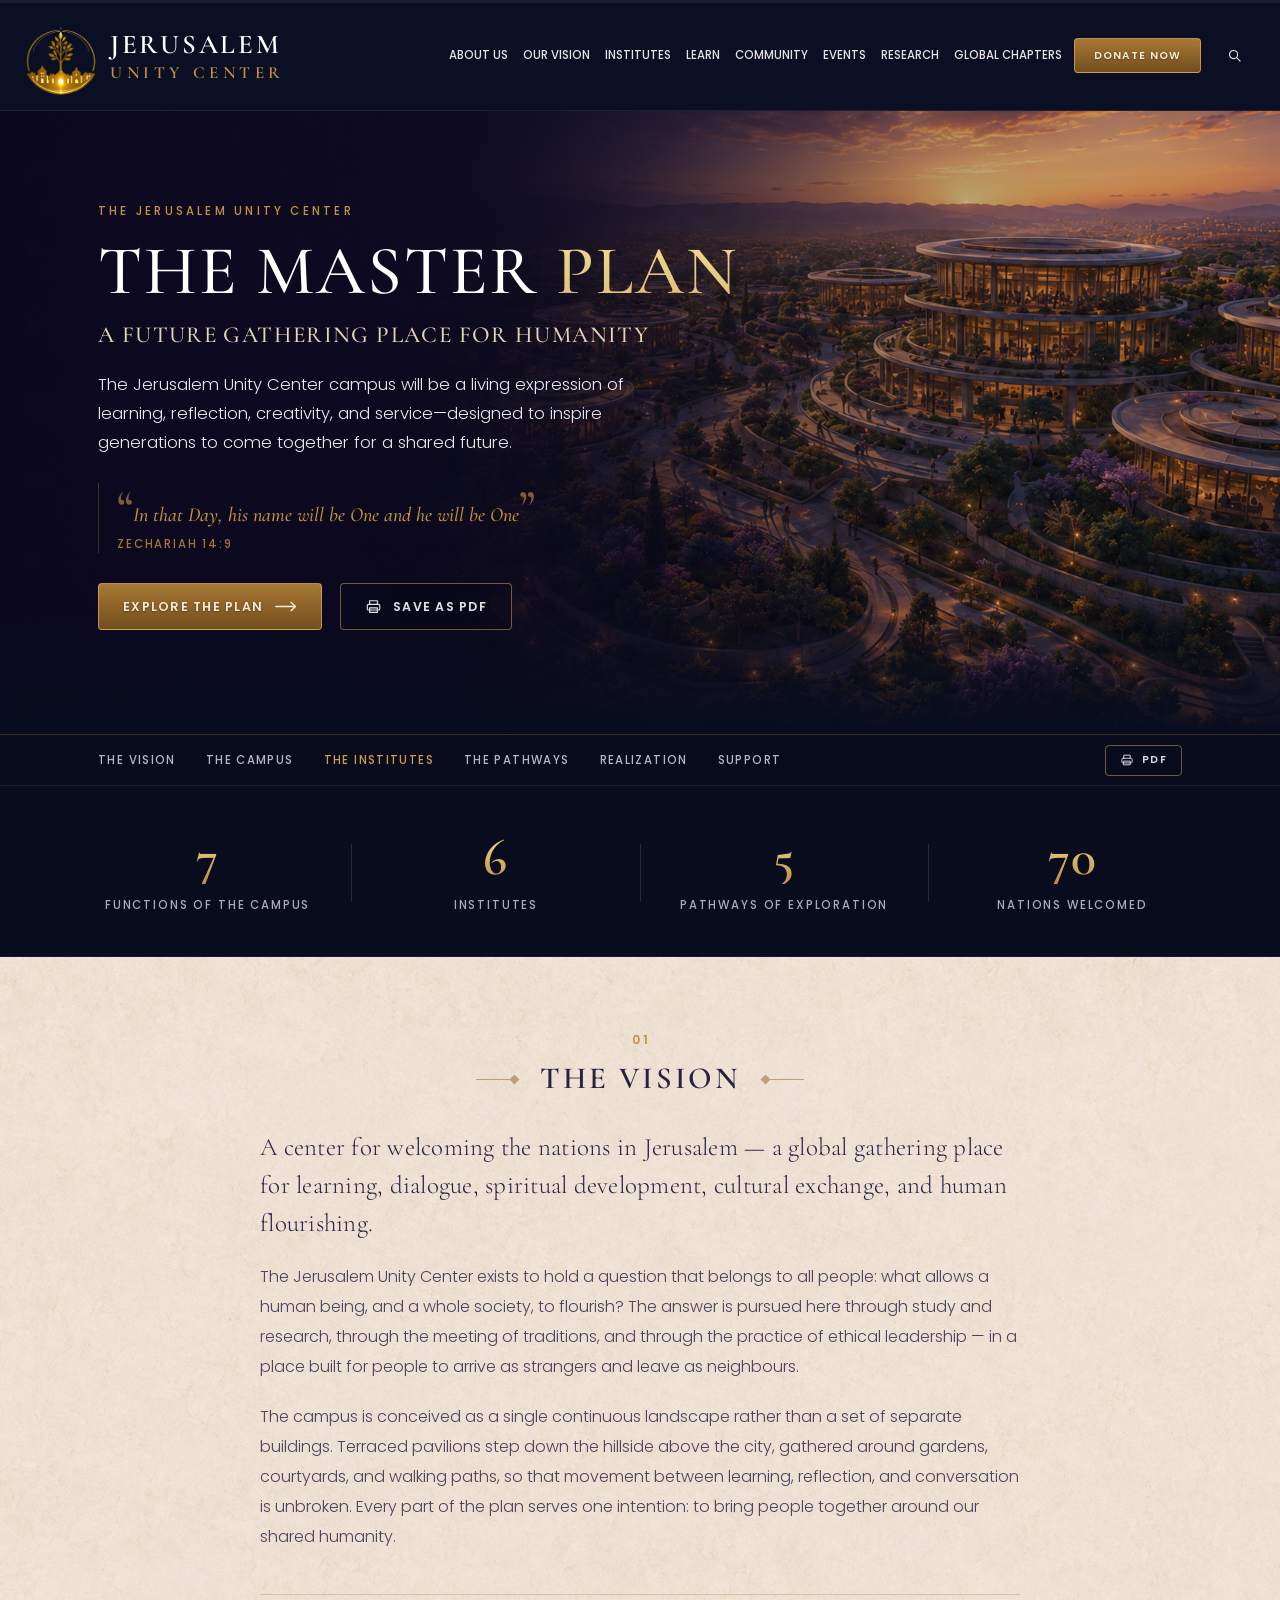
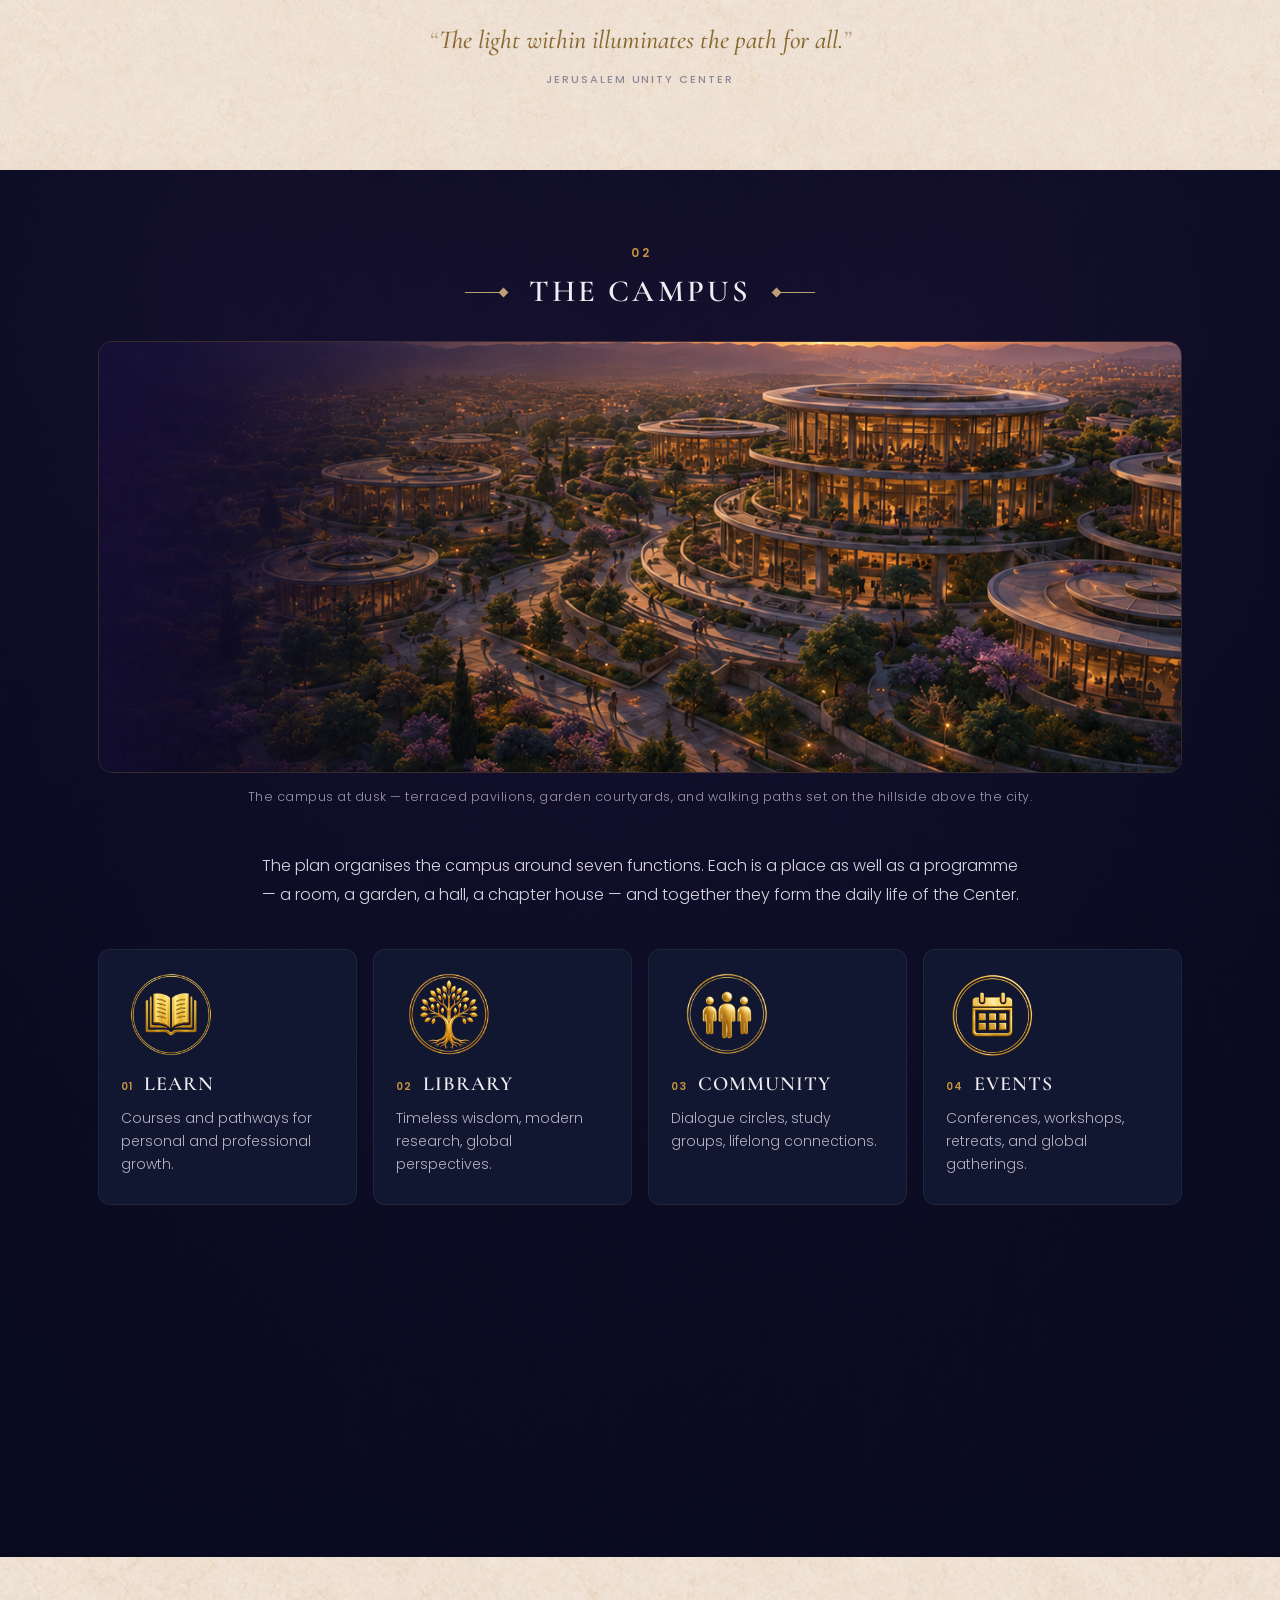
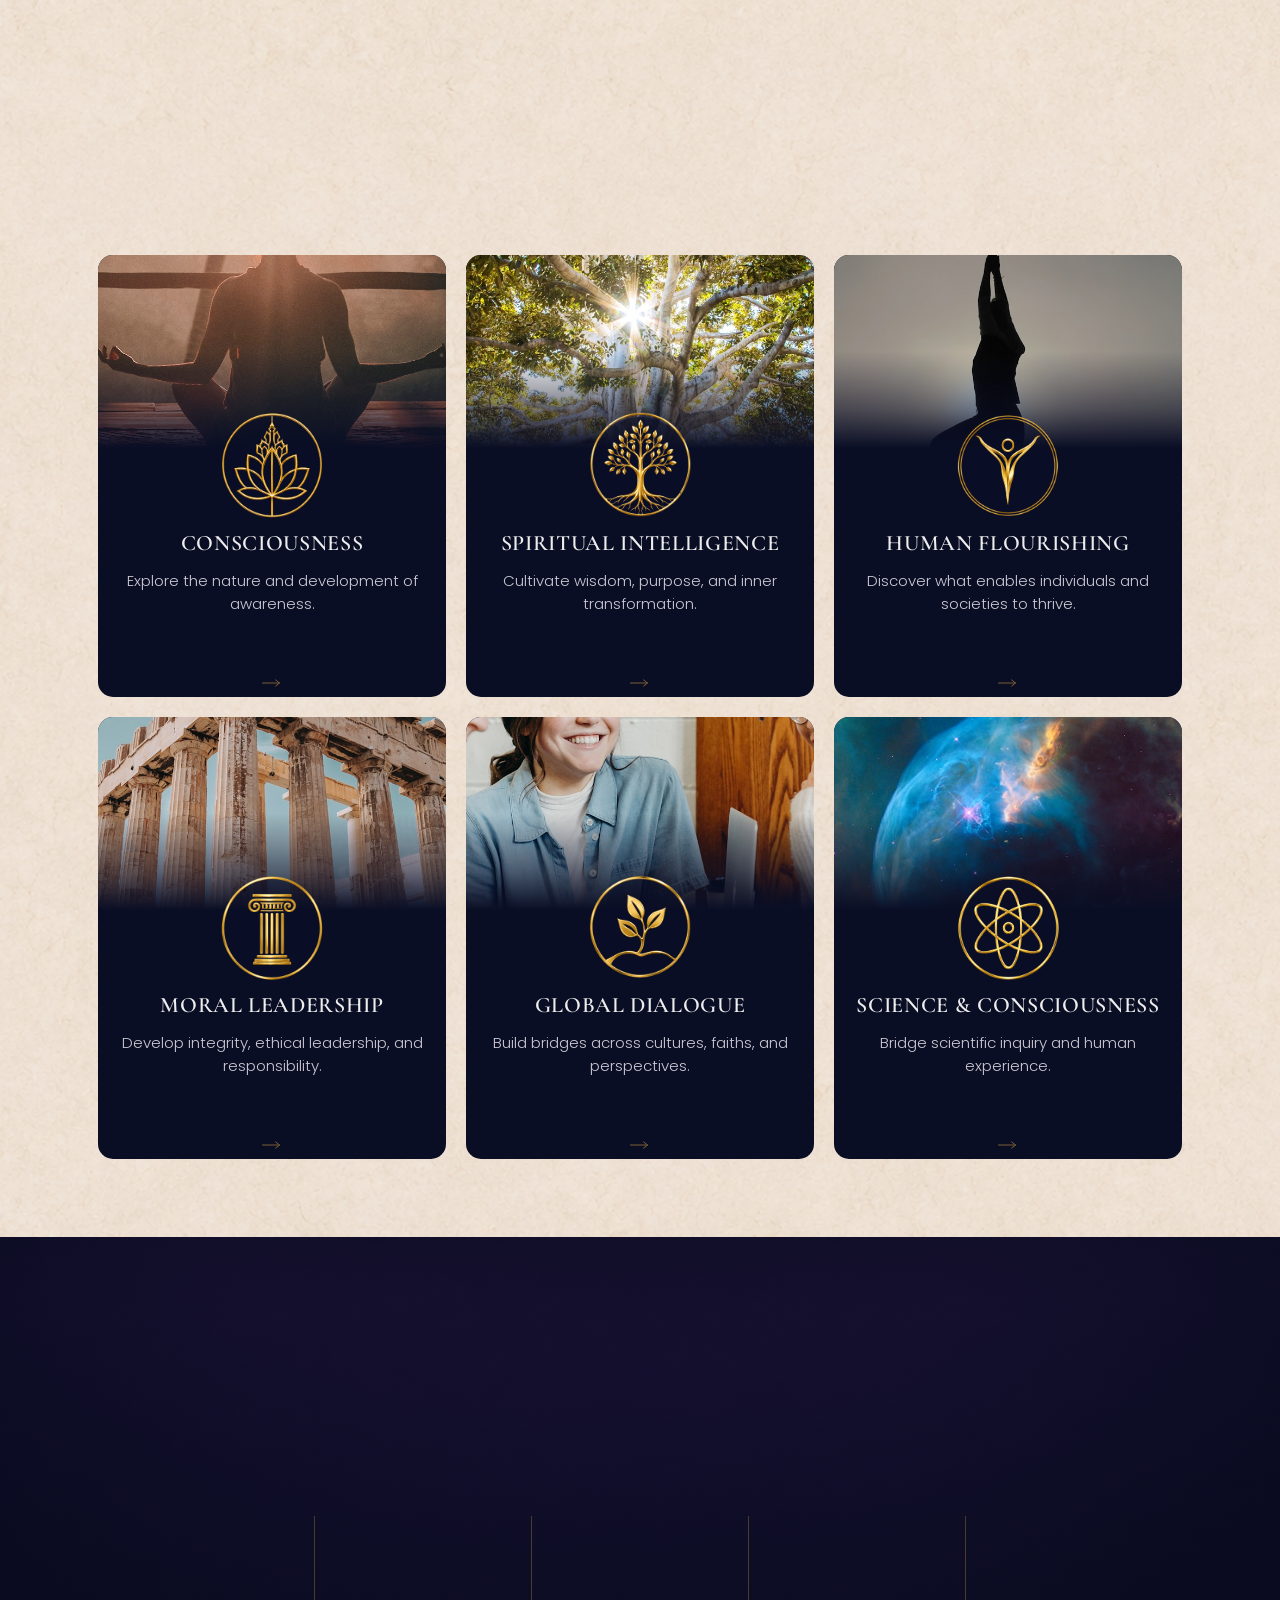
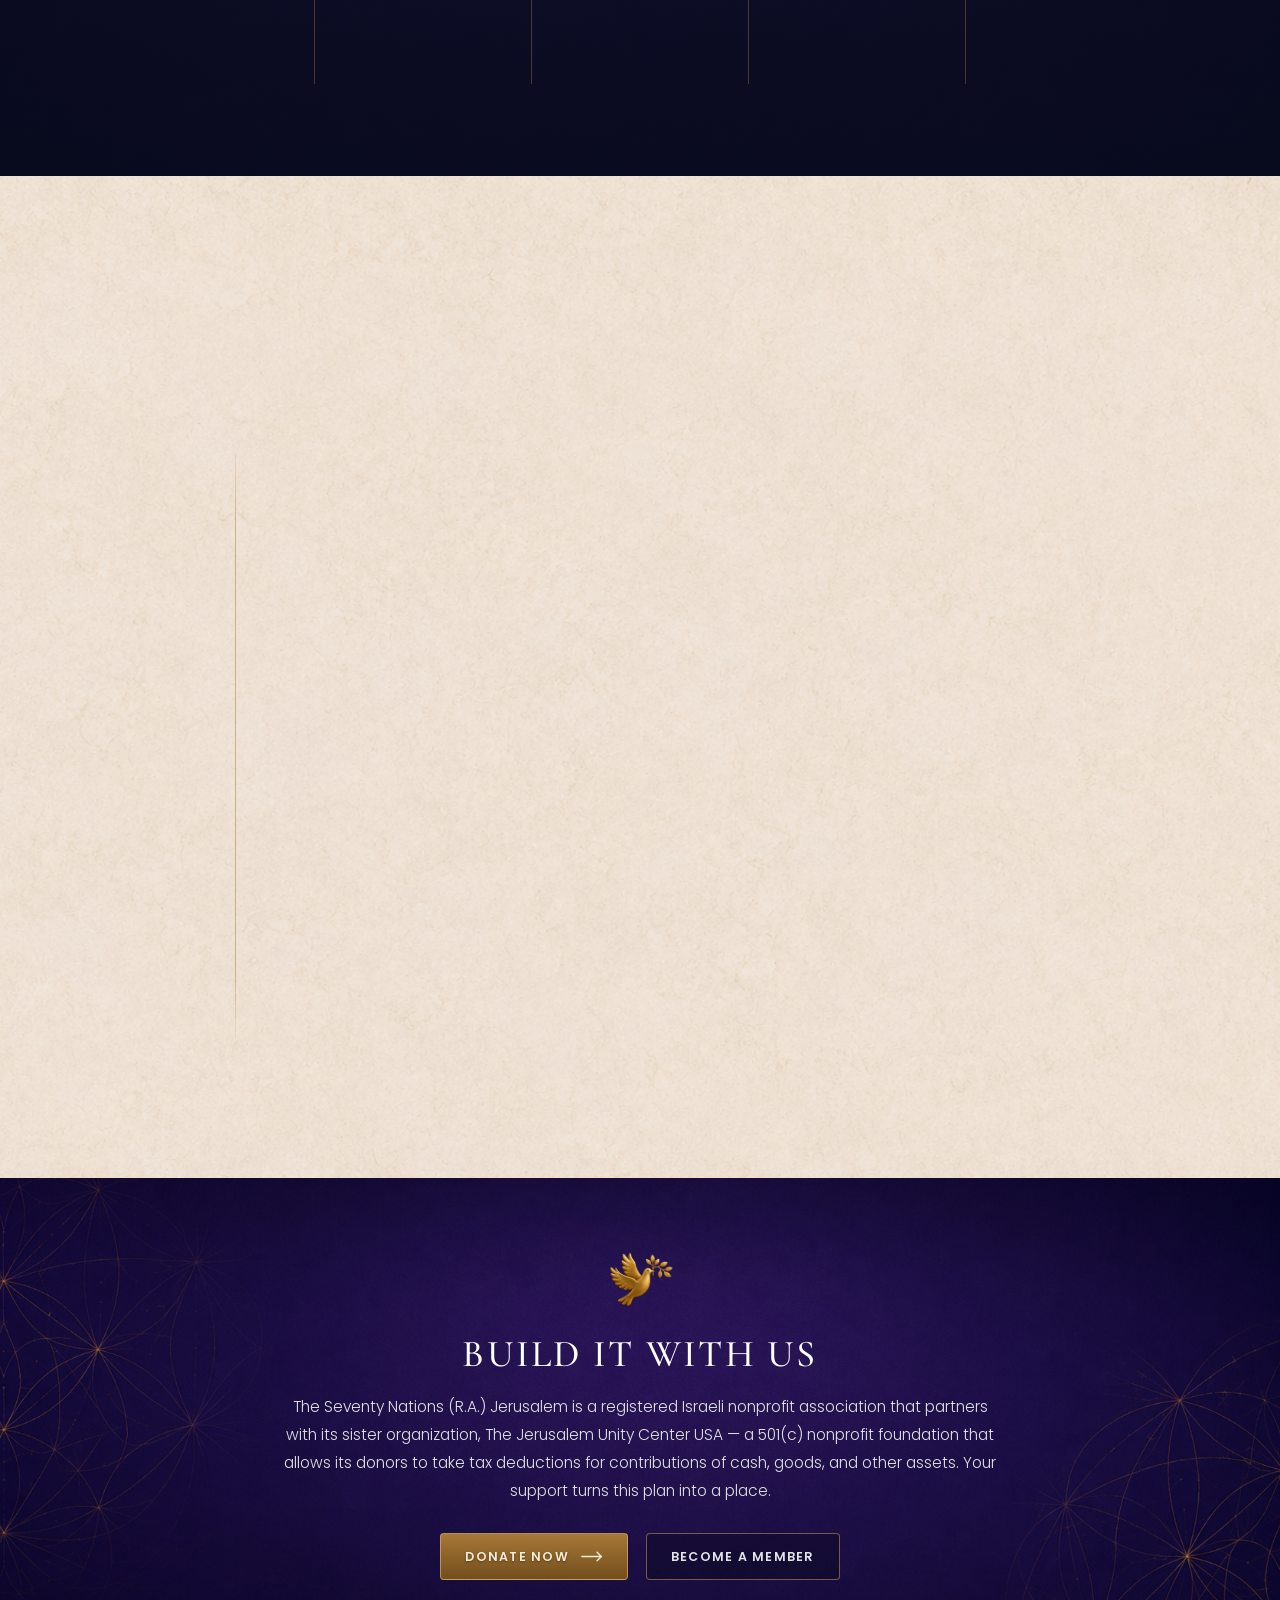
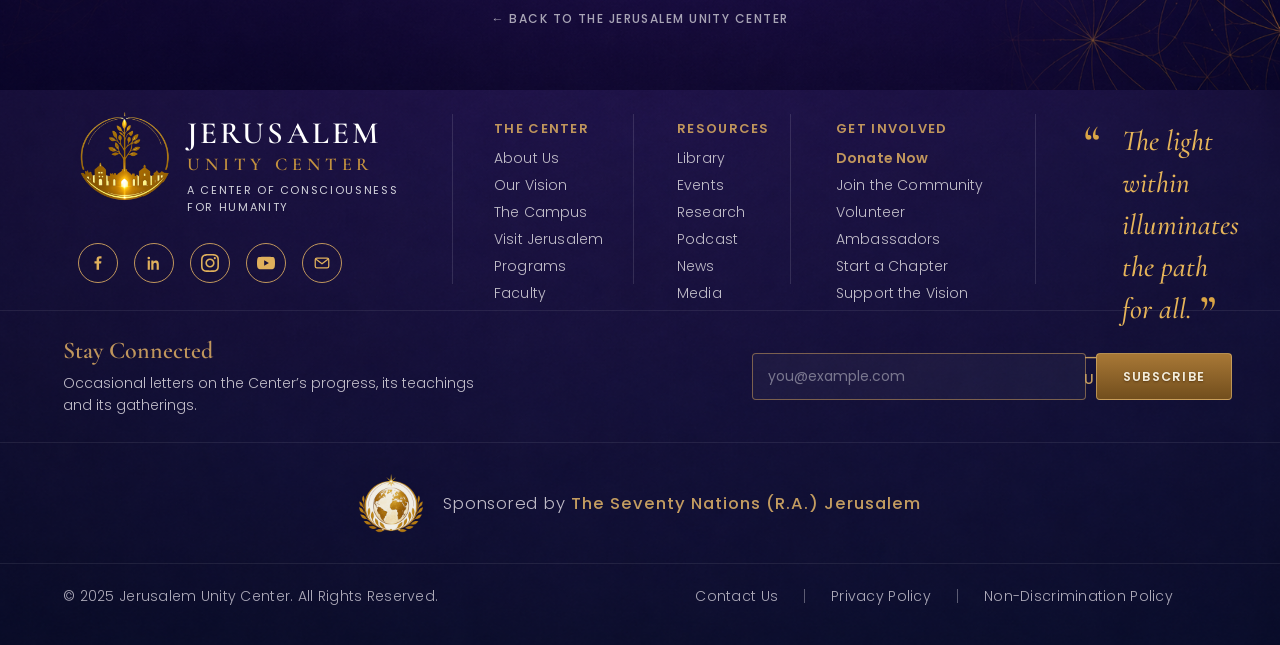
<file: master-plan.html>
<!DOCTYPE html>
<html lang="en">
<head>
  <meta charset="UTF-8">
  <meta name="viewport" content="width=device-width, initial-scale=1.0">
  <title>The Master Plan — Jerusalem Unity Center</title>
  <meta name="description" content="The master plan for the Jerusalem Unity Center — a future gathering place for humanity in Jerusalem: the campus, the six institutes, the five pathways of exploration, and the phases of its realization.">

  <!-- Favicons / app icons — same set as the main site. -->
  <link rel="icon" href="favicon.ico" sizes="any">
  <link rel="icon" type="image/png" sizes="32x32" href="assets/favicon-32x32.png">
  <link rel="icon" type="image/png" sizes="16x16" href="assets/favicon-16x16.png">
  <link rel="apple-touch-icon" sizes="180x180" href="assets/apple-touch-icon.png">
  <link rel="manifest" href="site.webmanifest">
  <meta name="theme-color" content="#0A0F23">

  <link rel="preconnect" href="https://fonts.googleapis.com">
  <link rel="preconnect" href="https://fonts.gstatic.com" crossorigin>
  <link href="https://fonts.googleapis.com/css2?family=Cormorant+Garamond:wght@500;600&family=Poppins:wght@300;400;500;600&display=swap" rel="stylesheet">

  <!-- style.css carries the shared brand system (header, footer, buttons,
       ornaments); master-plan.css adds this document's own layout. -->
  <link rel="stylesheet" href="style.css">
  <link rel="stylesheet" href="master-plan.css">

  <script>
    /* Set before paint so the reveal animations only hide content when
       JavaScript is available (no-JS readers get the full document). */
    document.documentElement.className += ' js';
  </script>
</head>
<body class="mp-body">

  <!-- Reading progress -->
  <div class="mp-progress" aria-hidden="true"><span class="mp-progress-bar"></span></div>

  <a class="mp-skip" href="#mp-main">Skip to the plan</a>

  <!-- ==========================================================
       HEADER — the site header, re-anchored to a solid navy bar
       ========================================================== -->
  <header class="site-header mp-header">
    <div class="shell header-inner">

      <a href="index.html#hero" class="brand">
        <img class="logo" src="assets/the-jerusalme-unity-center.png" alt="Jerusalem Unity Center emblem">
        <span class="brand-text">
          <span class="brand-name">Jerusalem</span>
          <span class="brand-sub">Unity Center</span>
          <span class="brand-tagline">A Center of Consciousness<br>for Humanity</span>
        </span>
      </a>

      <nav class="site-nav" id="primary-nav" aria-label="Primary">
        <a href="index.html#info/about">About Us</a>
        <a href="index.html#vision">Our Vision</a>
        <a href="index.html#institutes">Institutes</a>
        <a href="index.html#info/learn">Learn</a>
        <a href="index.html#info/community">Community</a>
        <a href="index.html#events">Events</a>
        <a href="index.html#info/research">Research</a>
        <a href="index.html#info/chapters">Global Chapters</a>
      </nav>

      <div class="header-actions">
        <a href="donate.html" class="btn btn-support js-donate-cta" data-donate-source="header">Donate Now</a>
        <button class="search-btn" type="button" aria-label="Search">
          <svg viewBox="0 0 24 24" fill="none" stroke="currentColor" stroke-width="1.8" stroke-linecap="round">
            <circle cx="10.5" cy="10.5" r="6.5"></circle>
            <line x1="15.4" y1="15.4" x2="21" y2="21"></line>
          </svg>
        </button>
      </div>

      <button class="nav-toggle" type="button" aria-label="Open menu" aria-expanded="false" aria-controls="primary-nav">
        <span class="nav-toggle-bar"></span>
        <span class="nav-toggle-bar"></span>
        <span class="nav-toggle-bar"></span>
      </button>

    </div>
  </header>

  <!-- ==========================================================
       HERO — the campus render at dusk
       ========================================================== -->
  <section class="mp-hero">
    <div class="mp-shell mp-hero-inner">
      <!-- Print-only: the emblem stands in for the header on the cover -->
      <img class="mp-print-mark" src="assets/the-jerusalme-unity-center.png" alt="Jerusalem Unity Center emblem">
      <p class="mp-eyebrow">The Jerusalem Unity Center</p>
      <h1 class="mp-title">The Master <span class="gold-bright">Plan</span></h1>
      <p class="mp-tagline">A Future Gathering Place for Humanity</p>
      <p class="mp-lead">The Jerusalem Unity Center campus will be a living expression of learning, reflection, creativity, and service&mdash;designed to inspire generations to come together for a shared future.</p>

      <blockquote class="mp-hero-quote">
        <p class="mp-hero-quote-text"><span class="qmark">&ldquo;</span>In that Day, his name will be One and he will be One<span class="qmark">&rdquo;</span></p>
        <cite class="mp-hero-quote-cite">Zechariah 14:9</cite>
      </blockquote>

      <div class="mp-hero-ctas">
        <a href="#campus" class="btn btn-primary mp-cta">
          Explore the Plan
          <svg class="icon-arrow" viewBox="0 0 26 12" fill="none" stroke="currentColor" stroke-width="1.6" stroke-linecap="round" stroke-linejoin="round">
            <line x1="1" y1="6" x2="24" y2="6"></line>
            <polyline points="19 1 24 6 19 11"></polyline>
          </svg>
        </a>
        <!-- Opens the browser's print dialog, where "Save as PDF" is
             the destination. The @media print block in master-plan.css
             re-inks the whole page for paper, so what comes out is a
             properly typeset A4 document rather than a screenshot. -->
        <button class="btn btn-ghost mp-cta js-print" type="button" title="Opens your print dialog — choose “Save as PDF”">
          <svg class="mp-icon-print" viewBox="0 0 24 24" fill="none" stroke="currentColor" stroke-width="1.6" stroke-linecap="round" stroke-linejoin="round" aria-hidden="true">
            <path d="M6.5 9V3.8h11V9"></path>
            <rect x="3.2" y="9" width="17.6" height="8" rx="2"></rect>
            <path d="M6.5 14h11v6.2h-11z"></path>
          </svg>
          Save as PDF
        </button>
      </div>

      <!-- Print-only: on screen the render is the section background,
           on paper the cover needs it as an image. -->
      <div class="mp-print-cover">
        <div class="mp-figure-frame">
          <img src="assets/section4-bg.png" alt="Aerial view of the planned campus at dusk">
        </div>
      </div>
    </div>
  </section>

  <!-- ==========================================================
       STICKY SECTION NAV
       ========================================================== -->
  <nav class="mp-nav" id="mp-nav" aria-label="Sections of the master plan">
    <div class="mp-shell mp-nav-inner">
      <ul class="mp-nav-list">
        <li><a href="#vision">The Vision</a></li>
        <li><a href="#campus">The Campus</a></li>
        <li><a href="#institutes">The Institutes</a></li>
        <li><a href="#pathways">The Pathways</a></li>
        <li><a href="#phases">Realization</a></li>
        <li><a href="#support">Support</a></li>
      </ul>
      <button class="mp-nav-print js-print" type="button">
        <svg viewBox="0 0 24 24" fill="none" stroke="currentColor" stroke-width="1.6" stroke-linecap="round" stroke-linejoin="round" aria-hidden="true">
          <path d="M6.5 9V3.8h11V9"></path>
          <rect x="3.2" y="9" width="17.6" height="8" rx="2"></rect>
          <path d="M6.5 14h11v6.2h-11z"></path>
        </svg>
        PDF
      </button>
    </div>
  </nav>

  <main id="mp-main">

  <!-- ==========================================================
       AT A GLANCE
       ========================================================== -->
  <section class="mp-glance">
    <div class="mp-shell mp-glance-row">
      <div class="mp-stat reveal">
        <span class="mp-stat-num">7</span>
        <span class="mp-stat-label">Functions of the Campus</span>
      </div>
      <span class="mp-stat-div" aria-hidden="true"></span>
      <div class="mp-stat reveal">
        <span class="mp-stat-num">6</span>
        <span class="mp-stat-label">Institutes</span>
      </div>
      <span class="mp-stat-div" aria-hidden="true"></span>
      <div class="mp-stat reveal">
        <span class="mp-stat-num">5</span>
        <span class="mp-stat-label">Pathways of Exploration</span>
      </div>
      <span class="mp-stat-div" aria-hidden="true"></span>
      <div class="mp-stat reveal">
        <span class="mp-stat-num">70</span>
        <span class="mp-stat-label">Nations Welcomed</span>
      </div>
    </div>
  </section>

  <!-- ==========================================================
       01 — THE VISION
       ========================================================== -->
  <section class="mp-section mp-cream" id="vision">
    <div class="mp-shell">

      <header class="mp-sec-head reveal">
        <span class="mp-sec-num">01</span>
        <h2 class="mp-sec-title">
          <span class="heading-orn orn-short orn-left" aria-hidden="true"></span>
          The Vision
          <span class="heading-orn orn-short orn-right" aria-hidden="true"></span>
        </h2>
      </header>

      <div class="mp-prose reveal">
        <p class="mp-prose-lead">A center for welcoming the nations in Jerusalem &mdash; a global gathering place for learning, dialogue, spiritual development, cultural exchange, and human flourishing.</p>
        <p>The Jerusalem Unity Center exists to hold a question that belongs to all people: what allows a human being, and a whole society, to flourish? The answer is pursued here through study and research, through the meeting of traditions, and through the practice of ethical leadership &mdash; in a place built for people to arrive as strangers and leave as neighbours.</p>
        <p>The campus is conceived as a single continuous landscape rather than a set of separate buildings. Terraced pavilions step down the hillside above the city, gathered around gardens, courtyards, and walking paths, so that movement between learning, reflection, and conversation is unbroken. Every part of the plan serves one intention: to bring people together around our shared humanity.</p>
      </div>

      <blockquote class="mp-pull reveal">
        <p>The light within illuminates the path for all.</p>
        <cite>Jerusalem Unity Center</cite>
      </blockquote>

    </div>
  </section>

  <!-- ==========================================================
       02 — THE CAMPUS
       ========================================================== -->
  <section class="mp-section mp-navy" id="campus">
    <div class="mp-shell">

      <header class="mp-sec-head reveal">
        <span class="mp-sec-num">02</span>
        <h2 class="mp-sec-title mp-sec-title-light">
          <span class="heading-orn orn-short orn-left" aria-hidden="true"></span>
          The Campus
          <span class="heading-orn orn-short orn-right" aria-hidden="true"></span>
        </h2>
      </header>

      <figure class="mp-figure reveal">
        <div class="mp-figure-frame">
          <img src="assets/section4-bg.png" alt="Aerial view of the planned campus at dusk: terraced circular pavilions with garden terraces and lit walkways on a hillside above Jerusalem">
        </div>
        <figcaption>The campus at dusk &mdash; terraced pavilions, garden courtyards, and walking paths set on the hillside above the city.</figcaption>
      </figure>

      <p class="mp-sec-intro reveal">The plan organises the campus around seven functions. Each is a place as well as a programme &mdash; a room, a garden, a hall, a chapter house &mdash; and together they form the daily life of the Center.</p>

      <!-- Icons reuse .pillar-icon + the .icon-* width classes from
           style.css, which normalize every baked-in gold ring to 80px. -->
      <div class="mp-func-grid">

        <article class="mp-func reveal">
          <div class="pillar-icon mp-func-icon"><img class="icon-learn" src="assets/section2-learn-icon.png" alt=""></div>
          <h3 class="mp-func-title"><span class="mp-func-idx">01</span>Learn</h3>
          <p class="mp-func-desc">Courses and pathways for personal and professional growth.</p>
        </article>

        <article class="mp-func reveal">
          <div class="pillar-icon mp-func-icon"><img class="icon-library" src="assets/section2-library-icon.png" alt=""></div>
          <h3 class="mp-func-title"><span class="mp-func-idx">02</span>Library</h3>
          <p class="mp-func-desc">Timeless wisdom, modern research, global perspectives.</p>
        </article>

        <article class="mp-func reveal">
          <div class="pillar-icon mp-func-icon"><img class="icon-community" src="assets/section2-community-icon.png" alt=""></div>
          <h3 class="mp-func-title"><span class="mp-func-idx">03</span>Community</h3>
          <p class="mp-func-desc">Dialogue circles, study groups, lifelong connections.</p>
        </article>

        <article class="mp-func reveal">
          <div class="pillar-icon mp-func-icon"><img class="icon-event" src="assets/section2-event-icon.png" alt=""></div>
          <h3 class="mp-func-title"><span class="mp-func-idx">04</span>Events</h3>
          <p class="mp-func-desc">Conferences, workshops, retreats, and global gatherings.</p>
        </article>

        <article class="mp-func reveal">
          <div class="pillar-icon mp-func-icon"><img class="icon-institutes" src="assets/section2-insitutes-icon.png" alt=""></div>
          <h3 class="mp-func-title"><span class="mp-func-idx">05</span>Institutes</h3>
          <p class="mp-func-desc">Centers of excellence advancing knowledge and understanding.</p>
        </article>

        <article class="mp-func reveal">
          <div class="pillar-icon mp-func-icon"><img class="icon-research" src="assets/section2-research-icon.png" alt=""></div>
          <h3 class="mp-func-title"><span class="mp-func-idx">06</span>Research</h3>
          <p class="mp-func-desc">Interdisciplinary research for the flourishing of humanity.</p>
        </article>

        <article class="mp-func reveal">
          <div class="pillar-icon mp-func-icon"><img class="icon-global" src="assets/section2-global-chapters-icon.png" alt=""></div>
          <h3 class="mp-func-title"><span class="mp-func-idx">07</span>Global Chapters</h3>
          <p class="mp-func-desc">Local communities united in purpose across the world.</p>
        </article>

      </div>

    </div>
  </section>

  <!-- ==========================================================
       03 — THE INSTITUTES
       ========================================================== -->
  <section class="mp-section mp-cream" id="institutes">
    <div class="mp-shell">

      <header class="mp-sec-head reveal">
        <span class="mp-sec-num">03</span>
        <h2 class="mp-sec-title">
          <span class="heading-orn orn-short orn-left" aria-hidden="true"></span>
          The Institutes
          <span class="heading-orn orn-short orn-right" aria-hidden="true"></span>
        </h2>
      </header>

      <p class="mp-sec-intro mp-sec-intro-dark reveal">Six centers of excellence give the Center its intellectual structure. Each holds its own faculty, research, and public programme, and each opens onto the others &mdash; the questions they carry are not separable.</p>

      <!-- Cards reuse the main site's .institute-card system verbatim;
           only the container changes from a flex row to a 3-up grid. -->
      <div class="mp-inst-grid">

        <article class="institute-card reveal">
          <div class="card-media"><img src="assets/institute-consciousness.jpg" alt="Meditation at sunset"></div>
          <div class="card-emblem"><img class="emblem-consciousness" src="assets/consciousnes-icon.png" alt=""></div>
          <h3 class="card-title">Consciousness</h3>
          <p class="card-desc">Explore the nature and development of awareness.</p>
        </article>

        <article class="institute-card reveal">
          <div class="card-media"><img src="assets/institute-spiritual-intelligence.jpg" alt="Sunlit tree of life"></div>
          <div class="card-emblem"><img class="emblem-spiritual" src="assets/sipritul-intelligence-icon.png" alt=""></div>
          <h3 class="card-title">Spiritual Intelligence</h3>
          <p class="card-desc">Cultivate wisdom, purpose, and inner transformation.</p>
        </article>

        <article class="institute-card reveal">
          <div class="card-media"><img src="assets/institute-human-flourishing.jpg" alt="Figure with arms raised toward the sun"></div>
          <div class="card-emblem"><img class="emblem-human" src="assets/human-flourishing-icon.png" alt=""></div>
          <h3 class="card-title">Human Flourishing</h3>
          <p class="card-desc">Discover what enables individuals and societies to thrive.</p>
        </article>

        <article class="institute-card reveal">
          <div class="card-media"><img src="assets/institute-moral-leadership.jpg" alt="Classical stone columns"></div>
          <div class="card-emblem"><img class="emblem-moral" src="assets/moral-leadership-icon.png" alt=""></div>
          <h3 class="card-title">Moral Leadership</h3>
          <p class="card-desc">Develop integrity, ethical leadership, and responsibility.</p>
        </article>

        <article class="institute-card reveal">
          <div class="card-media"><img src="assets/institute-global-dialogue.jpg" alt="People in warm-lit conversation"></div>
          <div class="card-emblem"><img class="emblem-global" src="assets/global-dialouge-icon.png" alt=""></div>
          <h3 class="card-title">Global Dialogue</h3>
          <p class="card-desc">Build bridges across cultures, faiths, and perspectives.</p>
        </article>

        <article class="institute-card reveal">
          <div class="card-media"><img src="assets/institute-science-consciousness.jpg" alt="Cosmic nebula"></div>
          <div class="card-emblem"><img class="emblem-science" src="assets/science-consciousness -icon.png" alt=""></div>
          <h3 class="card-title">Science &amp; Consciousness</h3>
          <p class="card-desc">Bridge scientific inquiry and human experience.</p>
        </article>

      </div>

    </div>
  </section>

  <!-- ==========================================================
       04 — THE PATHWAYS
       ========================================================== -->
  <section class="mp-section mp-navy" id="pathways">
    <div class="mp-shell">

      <header class="mp-sec-head reveal">
        <span class="mp-sec-num">04</span>
        <h2 class="mp-sec-title mp-sec-title-light">
          <span class="heading-orn orn-short orn-left" aria-hidden="true"></span>
          Five Pathways of Exploration
          <span class="heading-orn orn-short orn-right" aria-hidden="true"></span>
        </h2>
      </header>

      <p class="mp-sec-intro reveal">Whatever brings a visitor to the Center &mdash; a course, a conference, a season of study, or a single afternoon in the gardens &mdash; the journey runs along five pathways.</p>

      <!-- Reuses the main site's .pathway system; master-plan.css only
           re-tints the titles and descriptions for the navy ground. -->
      <div class="pathways-row mp-path-row">

        <div class="pathway reveal">
          <div class="pathway-icon"><img class="pw-consciousness" src="assets/consciousness-icon.png" alt=""></div>
          <h3 class="pathway-title">Consciousness</h3>
          <p class="pathway-desc">Exploring awareness, perception, meaning, and human potential.</p>
        </div>

        <span class="pathway-divider" aria-hidden="true"></span>

        <div class="pathway reveal">
          <div class="pathway-icon"><img class="pw-spiritual" src="assets/spiritual-development-icon.png" alt=""></div>
          <h3 class="pathway-title">Spiritual Development</h3>
          <p class="pathway-desc">Cultivating inner growth, wisdom, purpose, and connection.</p>
        </div>

        <span class="pathway-divider" aria-hidden="true"></span>

        <div class="pathway reveal">
          <div class="pathway-icon"><img class="pw-human" src="assets/human-flourishings-icon.png" alt=""></div>
          <h3 class="pathway-title">Human Flourishing</h3>
          <p class="pathway-desc">Supporting well-being, resilience, creativity, and fulfillment.</p>
        </div>

        <span class="pathway-divider" aria-hidden="true"></span>

        <div class="pathway reveal">
          <div class="pathway-icon"><img class="pw-dialogue" src="assets/dialogue-understanding-icon.png" alt=""></div>
          <h3 class="pathway-title">Dialogue &amp; Understanding</h3>
          <p class="pathway-desc">Building bridges across cultures, faiths, disciplines, and perspectives.</p>
        </div>

        <span class="pathway-divider" aria-hidden="true"></span>

        <div class="pathway reveal">
          <div class="pathway-icon"><img class="pw-culture" src="assets/culture-wisdom-icon.png" alt=""></div>
          <h3 class="pathway-title">Culture &amp; Wisdom</h3>
          <p class="pathway-desc">Celebrating knowledge, traditions, arts, and stories that enrich humanity.</p>
        </div>

      </div>

    </div>
  </section>

  <!-- ==========================================================
       05 — REALIZATION (phasing)
       ========================================================== -->
  <section class="mp-section mp-cream" id="phases">
    <div class="mp-shell">

      <header class="mp-sec-head reveal">
        <span class="mp-sec-num">05</span>
        <h2 class="mp-sec-title">
          <span class="heading-orn orn-short orn-left" aria-hidden="true"></span>
          Realization
          <span class="heading-orn orn-short orn-right" aria-hidden="true"></span>
        </h2>
      </header>

      <p class="mp-sec-intro mp-sec-intro-dark reveal">The Center is being built in the order in which it can serve: community first, then scholarship, then the campus that houses them, then the chapters that carry the work into the nations.</p>

      <ol class="mp-phases">

        <li class="mp-phase reveal">
          <span class="mp-phase-marker" aria-hidden="true"></span>
          <div class="mp-phase-body">
            <span class="mp-phase-label">Phase One</span>
            <h3 class="mp-phase-title">Foundation &amp; Community</h3>
            <p class="mp-phase-desc">Establishing the founding community and its membership, the first dialogue circles and study groups, and a programme of learning delivered in Jerusalem and online.</p>
          </div>
        </li>

        <li class="mp-phase reveal">
          <span class="mp-phase-marker" aria-hidden="true"></span>
          <div class="mp-phase-body">
            <span class="mp-phase-label">Phase Two</span>
            <h3 class="mp-phase-title">The Institutes</h3>
            <p class="mp-phase-desc">Opening the six institutes as teaching and research bodies &mdash; faculty, fellowships, published research, and the first international conferences and leadership forums.</p>
          </div>
        </li>

        <li class="mp-phase reveal">
          <span class="mp-phase-marker" aria-hidden="true"></span>
          <div class="mp-phase-body">
            <span class="mp-phase-label">Phase Three</span>
            <h3 class="mp-phase-title">The Campus</h3>
            <p class="mp-phase-desc">Building the gathering place itself: the terraced pavilions, the library and archive, the assembly hall, the study rooms, and the gardens and courtyards that join them together.</p>
          </div>
        </li>

        <li class="mp-phase reveal">
          <span class="mp-phase-marker" aria-hidden="true"></span>
          <div class="mp-phase-body">
            <span class="mp-phase-label">Phase Four</span>
            <h3 class="mp-phase-title">A Global Movement</h3>
            <p class="mp-phase-desc">Extending the work outward through global chapters, exchange and ambassador programmes, and an annual gathering that welcomes the nations to Jerusalem.</p>
          </div>
        </li>

      </ol>

      <p class="mp-phase-note reveal">Indicative sequencing &mdash; phases overlap as resources and partnerships allow.</p>

    </div>
  </section>

  <!-- ==========================================================
       06 — SUPPORT
       ========================================================== -->
  <section class="mp-support" id="support">
    <div class="mp-shell mp-support-inner">
      <img class="mp-support-dove" src="assets/bird-icon.png" alt="Gold dove carrying an olive branch">
      <h2 class="mp-support-heading">Build It With Us</h2>
      <p class="mp-support-desc">The Seventy Nations (R.A.) Jerusalem is a registered Israeli nonprofit association that partners with its sister organization, The Jerusalem Unity Center USA &mdash; a 501(c) nonprofit foundation that allows its donors to take tax deductions for contributions of cash, goods, and other assets. Your support turns this plan into a place.</p>
      <div class="mp-support-ctas">
        <a href="donate.html" class="btn btn-primary mp-cta js-donate-cta" data-donate-source="master-plan-page">
          Donate Now
          <svg class="icon-arrow" viewBox="0 0 26 12" fill="none" stroke="currentColor" stroke-width="1.6" stroke-linecap="round" stroke-linejoin="round">
            <line x1="1" y1="6" x2="24" y2="6"></line>
            <polyline points="19 1 24 6 19 11"></polyline>
          </svg>
        </a>
        <a href="index.html#join-modal" class="btn btn-ghost mp-cta">Become a Member</a>
      </div>
      <a class="mp-back" href="index.html#hero">&larr; Back to the Jerusalem Unity Center</a>
    </div>
  </section>

  </main>

  <!-- ==========================================================
       FOOTER — identical to the main site
       ========================================================== -->
  <footer class="site-footer" id="footer">

    <div class="shell footer-top">

      <div class="fcol fcol-brand">
        <div class="footer-brand">
          <img class="footer-logo" src="assets/the-jerusalme-unity-center.png" alt="Jerusalem Unity Center emblem">
          <div class="footer-brand-text">
            <span class="footer-brand-name">Jerusalem</span>
            <span class="footer-brand-sub">Unity Center</span>
            <span class="footer-brand-tagline">A Center of Consciousness<br>for Humanity</span>
          </div>
        </div>
        <div class="footer-social">
          <a class="social-link" href="https://www.facebook.com/profile.php?id=61590474344492" target="_blank" rel="noopener" aria-label="Facebook">
            <svg viewBox="0 0 24 24" fill="currentColor" aria-hidden="true">
              <path d="M13.4 21v-8.2h2.75l.41-3.2H13.4V7.56c0-.92.26-1.55 1.58-1.55h1.69V3.14A22.6 22.6 0 0 0 14.2 3c-2.44 0-4.1 1.49-4.1 4.22v2.38H7.34v3.2h2.76V21z"/>
            </svg>
          </a>
          <a class="social-link" href="https://www.linkedin.com/in/meirah-marianne-paradise-b34072191/" target="_blank" rel="noopener" aria-label="LinkedIn">
            <svg viewBox="0 0 24 24" fill="currentColor" aria-hidden="true">
              <path d="M6.5 8.7H3.6V21h2.9zM5.05 3.5a1.72 1.72 0 1 0 0 3.44 1.72 1.72 0 0 0 0-3.44zM14.4 8.5c-1.6 0-2.66.87-3.1 1.7h-.05V8.7H8.4V21h2.9v-6.1c0-1.6.3-3.16 2.28-3.16 1.95 0 1.98 1.83 1.98 3.26V21h2.9v-6.58c0-3.1-.67-5.92-4.06-5.92z"/>
            </svg>
          </a>
          <a class="social-link" href="https://www.instagram.com/onedayjlm/" target="_blank" rel="noopener" aria-label="Instagram">
            <svg viewBox="0 0 24 24" fill="currentColor" aria-hidden="true">
              <path d="M12 0C8.74 0 8.333.015 7.053.072 5.775.132 4.905.333 4.14.63c-.789.306-1.459.717-2.126 1.384S.935 3.35.63 4.14C.333 4.905.131 5.775.072 7.053.012 8.333 0 8.74 0 12s.015 3.667.072 4.947c.06 1.277.261 2.148.558 2.913.306.788.717 1.459 1.384 2.126.667.666 1.336 1.079 2.126 1.384.766.296 1.636.499 2.913.558C8.333 23.988 8.74 24 12 24s3.667-.015 4.947-.072c1.277-.06 2.148-.262 2.913-.558.788-.306 1.459-.718 2.126-1.384.666-.667 1.079-1.335 1.384-2.126.296-.765.499-1.636.558-2.913.06-1.28.072-1.687.072-4.947s-.015-3.667-.072-4.947c-.06-1.277-.262-2.149-.558-2.913-.306-.789-.718-1.459-1.384-2.126C21.319 1.347 20.651.935 19.86.63c-.765-.297-1.636-.499-2.913-.558C15.667.012 15.26 0 12 0zm0 2.16c3.203 0 3.585.016 4.85.071 1.17.055 1.805.249 2.227.415.562.217.96.477 1.382.896.419.42.679.819.896 1.381.164.422.36 1.057.413 2.227.057 1.266.07 1.646.07 4.85s-.015 3.585-.074 4.85c-.061 1.17-.256 1.805-.421 2.227-.224.562-.479.96-.899 1.382-.419.419-.824.679-1.38.896-.42.164-1.065.36-2.235.413-1.274.057-1.649.07-4.859.07-3.211 0-3.586-.015-4.859-.074-1.171-.061-1.816-.256-2.236-.421-.569-.224-.96-.479-1.379-.899-.421-.419-.69-.824-.9-1.38-.165-.42-.359-1.065-.42-2.235-.045-1.26-.061-1.649-.061-4.844 0-3.196.016-3.586.061-4.861.061-1.17.255-1.814.42-2.234.21-.57.479-.96.9-1.381.419-.419.81-.689 1.379-.898.42-.166 1.051-.361 2.221-.421 1.275-.045 1.65-.06 4.859-.06l.045.03zm0 3.678a6.162 6.162 0 1 0 0 12.324 6.162 6.162 0 0 0 0-12.324zM12 16c-2.209 0-4-1.79-4-4 0-2.209 1.791-4 4-4s4 1.791 4 4c0 2.21-1.791 4-4 4zm7.846-10.405a1.441 1.441 0 0 1-2.88 0 1.44 1.44 0 0 1 2.88 0z"/>
            </svg>
          </a>
          <a class="social-link" href="https://www.youtube.com/@thejerusalemunitycenter" target="_blank" rel="noopener" aria-label="YouTube">
            <svg viewBox="0 0 24 24" fill="currentColor" aria-hidden="true">
              <path d="M23.498 6.186a3.016 3.016 0 0 0-2.122-2.136C19.505 3.545 12 3.545 12 3.545s-7.505 0-9.377.505A3.017 3.017 0 0 0 .502 6.186C0 8.07 0 12 0 12s0 3.93.502 5.814a3.016 3.016 0 0 0 2.122 2.136c1.871.505 9.376.505 9.376.505s7.505 0 9.377-.505a3.015 3.015 0 0 0 2.122-2.136C24 15.93 24 12 24 12s0-3.93-.502-5.814zM9.545 15.568V8.432L15.818 12l-6.273 3.568z"/>
            </svg>
          </a>
          <a class="social-link" href="mailto:info@jerusalemunity.org" aria-label="Contact us">
            <svg viewBox="0 0 24 24" fill="none" stroke="currentColor" stroke-width="1.7" stroke-linecap="round" stroke-linejoin="round" aria-hidden="true">
              <rect x="3" y="5.4" width="18" height="13.2" rx="2.2"></rect>
              <path d="M4 7l8 6 8-6"></path>
            </svg>
          </a>
        </div>
      </div>

      <span class="footer-vline" aria-hidden="true"></span>

      <nav class="fcol fcol-links fcol-center" aria-label="The Center">
        <h3 class="fcol-heading">The Center</h3>
        <ul class="fcol-list">
          <li><a href="index.html#info/about">About Us</a></li>
          <li><a href="index.html#info/vision">Our Vision</a></li>
          <li><a href="index.html#info/campus">The Campus</a></li>
          <li><a href="index.html#info/visit">Visit Jerusalem</a></li>
          <li><a href="index.html#info/programs">Programs</a></li>
          <li><a href="index.html#info/faculty">Faculty</a></li>
        </ul>
      </nav>

      <span class="footer-vline" aria-hidden="true"></span>

      <nav class="fcol fcol-links fcol-resources" aria-label="Resources">
        <h3 class="fcol-heading">Resources</h3>
        <ul class="fcol-list">
          <li><a href="index.html#info/f-library">Library</a></li>
          <li><a href="index.html#info/f-events">Events</a></li>
          <li><a href="index.html#info/f-research">Research</a></li>
          <li><a href="index.html#info/podcast">Podcast</a></li>
          <li><a href="index.html#info/news">News</a></li>
          <li><a href="index.html#info/media">Media</a></li>
        </ul>
      </nav>

      <span class="footer-vline" aria-hidden="true"></span>

      <nav class="fcol fcol-links fcol-involved" aria-label="Get Involved">
        <h3 class="fcol-heading">Get Involved</h3>
        <ul class="fcol-list">
          <li><a href="donate.html" class="fcol-donate js-donate-cta" data-donate-source="footer">Donate Now</a></li>
          <li><a href="index.html#info/join">Join the Community</a></li>
          <li><a href="index.html#info/volunteer">Volunteer</a></li>
          <li><a href="index.html#info/ambassadors">Ambassadors</a></li>
          <li><a href="index.html#info/chapter">Start a Chapter</a></li>
          <li><a href="index.html#info/support">Support the Vision</a></li>
        </ul>
      </nav>

      <span class="footer-vline" aria-hidden="true"></span>

      <div class="fcol fcol-quote">
        <blockquote class="footer-quote">
          <span class="qmark qmark-open" aria-hidden="true">&ldquo;</span>The light within illuminates the path for all.<span class="qmark qmark-close" aria-hidden="true">&rdquo;</span>
        </blockquote>
        <p class="footer-quote-attr">&mdash; Jerusalem Unity Center</p>
      </div>

    </div>

    <div class="footer-divider" aria-hidden="true"></div>

    <!-- Newsletter — posts to Web3Forms through forms.js, which
         wires every .js-news-form on the page. -->
    <div class="shell footer-news">
      <div class="fnews-copy">
        <h3 class="fnews-heading">Stay Connected</h3>
        <p class="fnews-text">Occasional letters on the Center&rsquo;s progress, its teachings and its gatherings.</p>
      </div>

      <form class="fnews-form js-news-form" novalidate>

        <!-- Honeypot: hidden from people, irresistible to bots. -->
        <div class="fnews-hp" aria-hidden="true">
          <label for="fnews-website">Website</label>
          <input id="fnews-website" name="website" type="text" tabindex="-1" autocomplete="off">
        </div>

        <div class="fnews-row">
          <label class="fnews-label" for="fnews-email">Email address</label>
          <input class="fnews-input" id="fnews-email" name="email" type="email" placeholder="you@example.com" autocomplete="email" aria-describedby="fnews-msg">
          <button class="fnews-btn" type="submit">
            <span class="fnews-spinner" aria-hidden="true"></span>
            <span class="fnews-btn-label">Subscribe</span>
          </button>
        </div>

        <p class="fnews-msg" id="fnews-msg" role="status" hidden></p>
      </form>
    </div>

    <div class="footer-divider" aria-hidden="true"></div>

    <!-- Sponsor credit — one line on its own slim band, so the
         acknowledgement appears on every page without competing
         with the copyright and the legal links below it. -->
    <div class="shell footer-sponsor">
      <a class="fsponsor" href="https://seventynationsjerusalem.org" target="_blank" rel="noopener">
        <img class="fsponsor-logo" src="assets/the-seventy-nations-mark.png" alt="" width="192" height="192" loading="lazy" decoding="async">
        <span class="fsponsor-text">Sponsored by <span class="fsponsor-name">The Seventy Nations (R.A.) Jerusalem</span></span>
      </a>
    </div>

    <div class="footer-divider" aria-hidden="true"></div>

    <div class="shell footer-bottom">
      <p class="footer-copy">&copy; 2025 Jerusalem Unity Center. All Rights Reserved.</p>
      <div class="footer-legal">
        <a href="index.html#contact-modal">Contact Us</a>
        <span class="legal-sep" aria-hidden="true"></span>
        <a href="privacy-policy.html">Privacy Policy</a>
        <span class="legal-sep" aria-hidden="true"></span>
        <a href="non-discrimination-policy.html">Non-Discrimination Policy</a>
      </div>
    </div>

  </footer>

  <!-- Web3Forms transport (holds the access key) + footer newsletter. -->
  <script src="forms.js"></script>

  <!-- Pop-up registry + header search. Shared with index.html, so a
       search from this page reaches the whole Center. -->
  <script src="info.js"></script>

  <script>
    /* ==========================================================
       MOBILE NAV — same behaviour as the main site
       ========================================================== */
    (function () {
      var header = document.querySelector('.site-header');
      var toggle = document.querySelector('.nav-toggle');
      var nav = document.getElementById('primary-nav');
      var support = document.querySelector('.header-actions .btn-support');

      if (nav && support) {
        var clone = support.cloneNode(true);
        clone.classList.add('nav-support');
        nav.appendChild(clone);
      }

      if (header && toggle) {
        toggle.addEventListener('click', function () {
          var open = header.classList.toggle('nav-open');
          toggle.setAttribute('aria-expanded', open ? 'true' : 'false');
          toggle.setAttribute('aria-label', open ? 'Close menu' : 'Open menu');
        });

        nav.addEventListener('click', function (e) {
          if (e.target.closest('a') && header.classList.contains('nav-open')) {
            header.classList.remove('nav-open');
            toggle.setAttribute('aria-expanded', 'false');
            toggle.setAttribute('aria-label', 'Open menu');
          }
        });
      }
    })();

    /* ==========================================================
       PRINT / SAVE AS PDF
       ========================================================== */
    (function () {
      document.querySelectorAll('.js-print').forEach(function (btn) {
        btn.addEventListener('click', function () { window.print(); });
      });
    })();

    /* ==========================================================
       READING PROGRESS BAR
       ========================================================== */
    (function () {
      var bar = document.querySelector('.mp-progress-bar');
      if (!bar) return;
      var ticking = false;

      function update() {
        var doc = document.documentElement;
        var max = doc.scrollHeight - doc.clientHeight;
        var pct = max > 0 ? (doc.scrollTop || document.body.scrollTop) / max : 0;
        bar.style.transform = 'scaleX(' + Math.min(1, Math.max(0, pct)) + ')';
        ticking = false;
      }

      window.addEventListener('scroll', function () {
        if (!ticking) { ticking = true; requestAnimationFrame(update); }
      }, { passive: true });
      update();
    })();

    /* ==========================================================
       SCROLL REVEALS + ACTIVE SECTION IN THE STICKY NAV
       Both degrade gracefully: without IntersectionObserver every
       .reveal is shown immediately.
       ========================================================== */
    (function () {
      var reduced = window.matchMedia('(prefers-reduced-motion: reduce)').matches;
      var items = document.querySelectorAll('.reveal');

      if (reduced || !('IntersectionObserver' in window)) {
        items.forEach(function (el) { el.classList.add('is-visible'); });
      } else {
        var revealer = new IntersectionObserver(function (entries) {
          entries.forEach(function (entry) {
            if (entry.isIntersecting) {
              entry.target.classList.add('is-visible');
              revealer.unobserve(entry.target);
            }
          });
        }, { rootMargin: '0px 0px -12% 0px', threshold: 0.08 });

        items.forEach(function (el, i) {
          /* Stagger siblings within a grid for a gentle cascade */
          el.style.transitionDelay = (i % 4) * 70 + 'ms';
          revealer.observe(el);
        });
      }

      /* --- Sticky nav: highlight the section being read --------- */
      var links = document.querySelectorAll('.mp-nav-list a');
      if (!links.length || !('IntersectionObserver' in window)) return;

      var byId = {};
      var sections = [];
      links.forEach(function (link) {
        var sec = document.querySelector(link.getAttribute('href'));
        if (sec) { byId[sec.id] = link; sections.push(sec); }
      });

      var spy = new IntersectionObserver(function (entries) {
        entries.forEach(function (entry) {
          if (!entry.isIntersecting) return;
          links.forEach(function (l) { l.classList.remove('is-current'); });
          var link = byId[entry.target.id];
          if (link) link.classList.add('is-current');
        });
      }, { rootMargin: '-45% 0px -50% 0px', threshold: 0 });

      sections.forEach(function (sec) { spy.observe(sec); });
    })();
  </script>

</body>
</html>
</file>
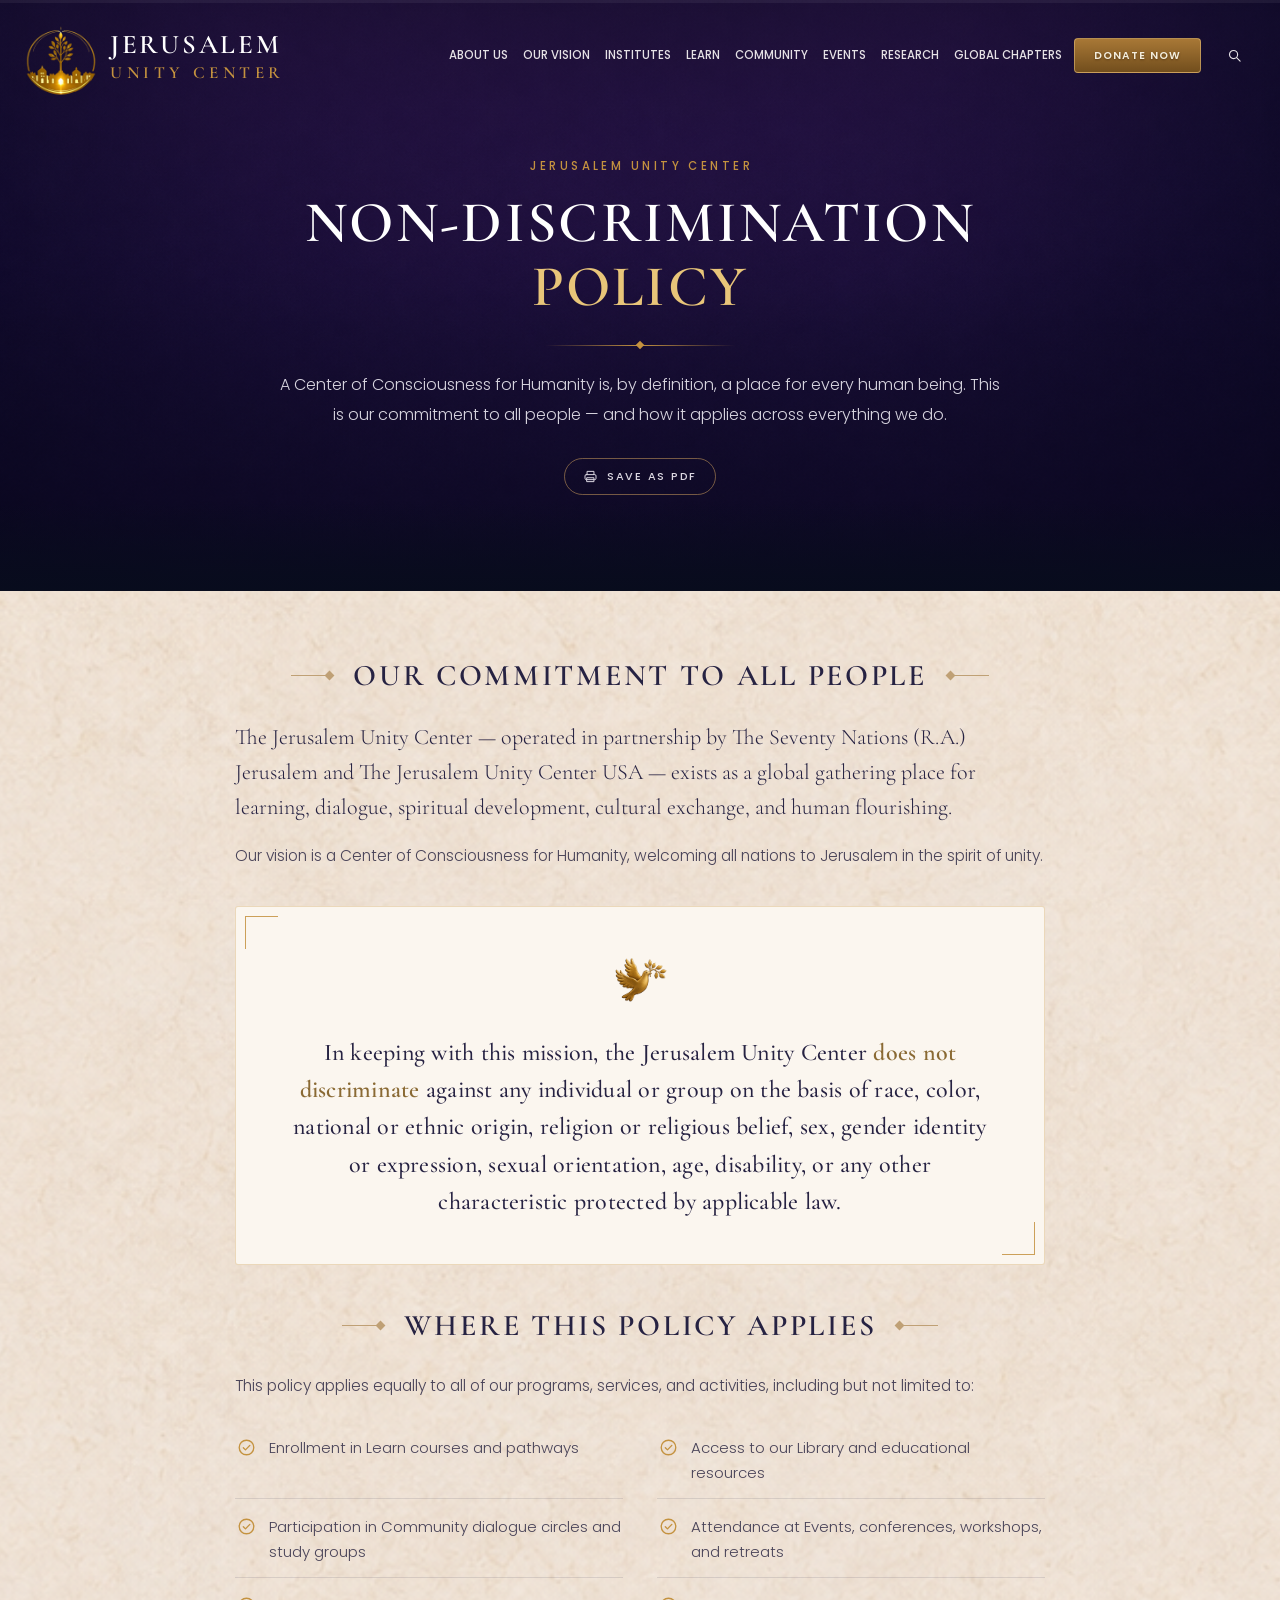
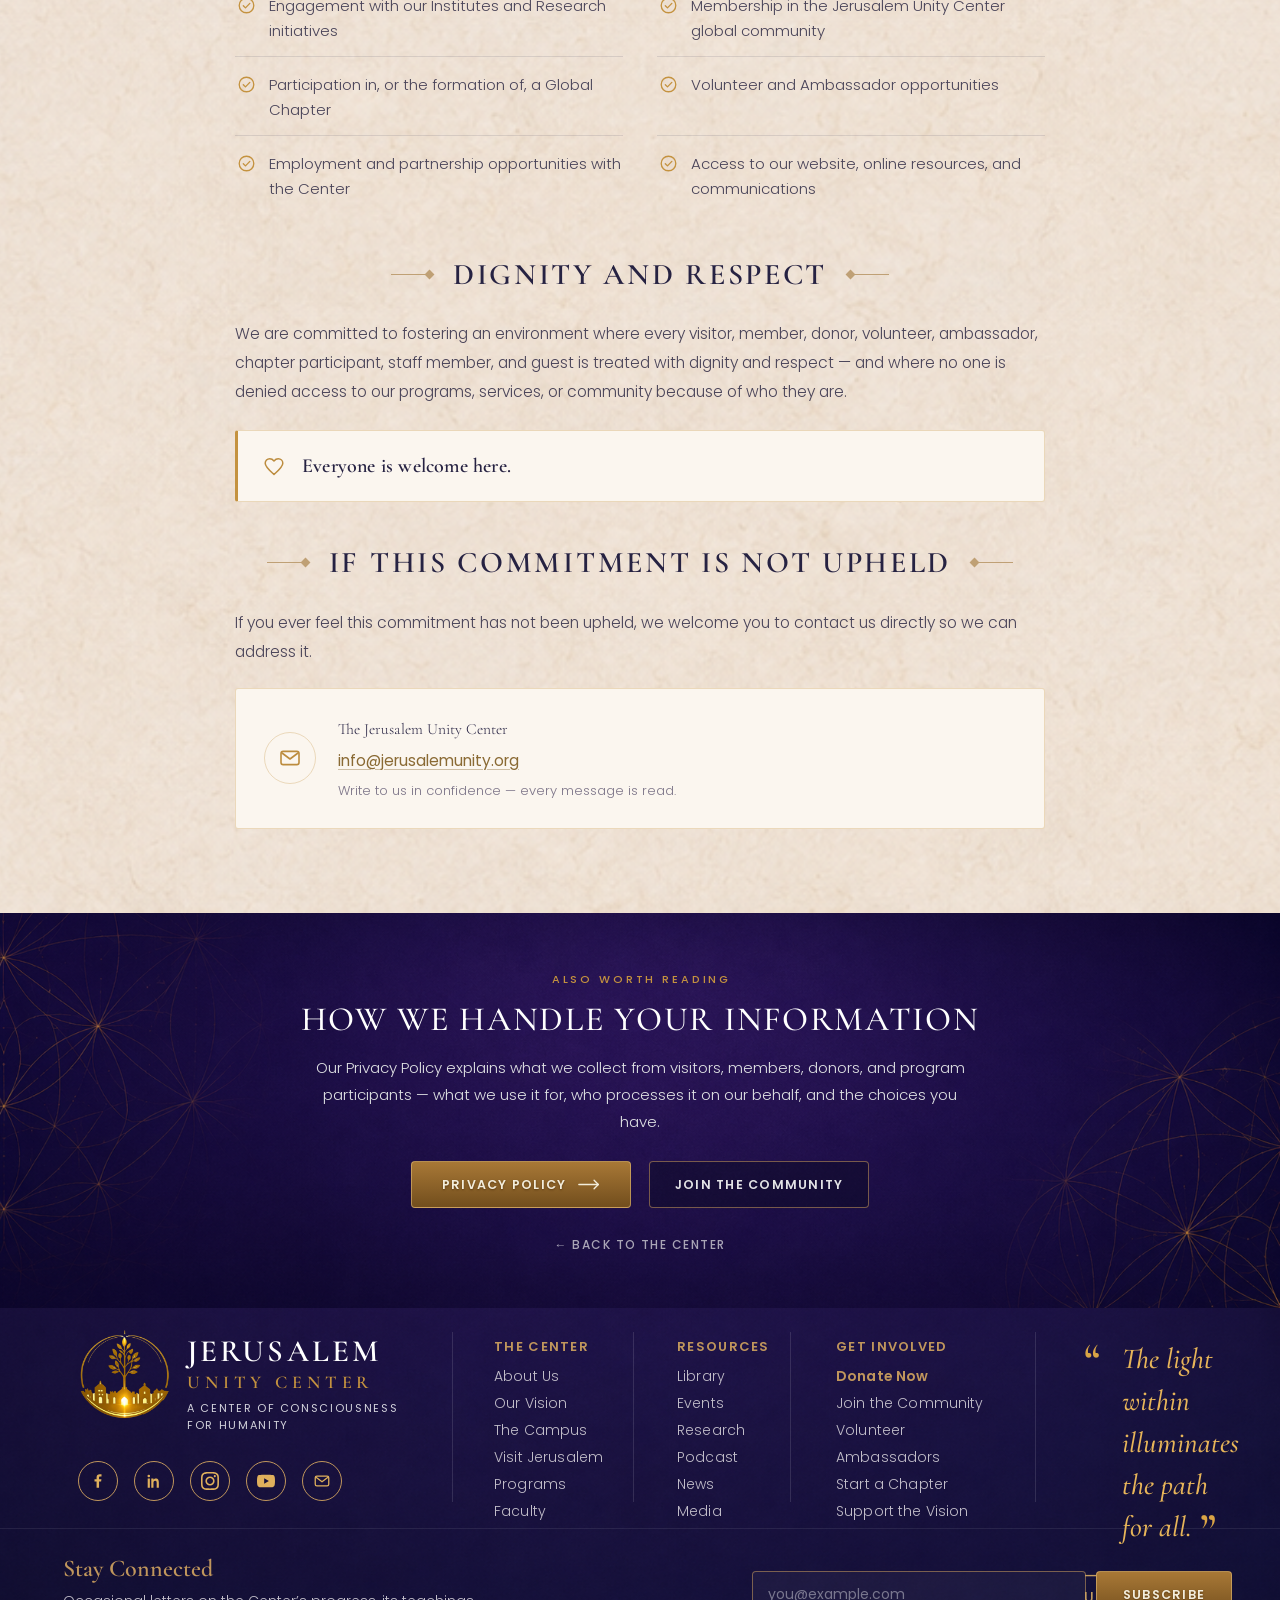
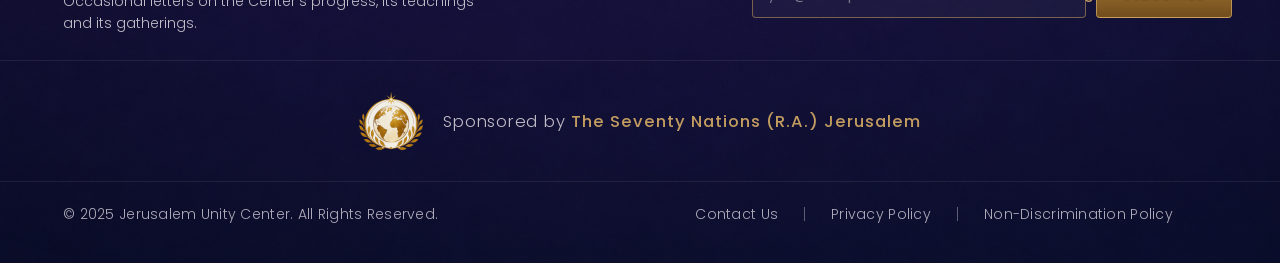
<file: non-discrimination-policy.html>
<!DOCTYPE html>
<html lang="en">
<head>
  <meta charset="UTF-8">
  <meta name="viewport" content="width=device-width, initial-scale=1.0">
  <title>Non-Discrimination Policy — Jerusalem Unity Center</title>
  <meta name="description" content="Our commitment to all people: the Jerusalem Unity Center does not discriminate in any of its programs, services, or activities, and welcomes all nations to Jerusalem in the spirit of unity.">

  <!-- Favicons / app icons — same set as the main site. -->
  <link rel="icon" href="favicon.ico" sizes="any">
  <link rel="icon" type="image/png" sizes="32x32" href="assets/favicon-32x32.png">
  <link rel="icon" type="image/png" sizes="16x16" href="assets/favicon-16x16.png">
  <link rel="apple-touch-icon" sizes="180x180" href="assets/apple-touch-icon.png">
  <link rel="manifest" href="site.webmanifest">
  <meta name="theme-color" content="#0A0F23">

  <link rel="preconnect" href="https://fonts.googleapis.com">
  <link rel="preconnect" href="https://fonts.gstatic.com" crossorigin>
  <link href="https://fonts.googleapis.com/css2?family=Cormorant+Garamond:wght@500;600&family=Poppins:wght@300;400;500;600&display=swap" rel="stylesheet">

  <!-- style.css carries the shared brand system (header, footer, buttons,
       ornaments); policy.css adds the layout both policy pages share. -->
  <link rel="stylesheet" href="style.css">
  <link rel="stylesheet" href="policy.css">

  <script>
    /* Set before paint so the reveal animations only hide content when
       JavaScript is available (no-JS readers get the full document). */
    document.documentElement.className += ' js';
  </script>
</head>
<body class="pol-body">

  <!-- Reading progress -->
  <div class="pol-progress" aria-hidden="true"><span class="pol-progress-bar"></span></div>

  <a class="pol-skip" href="#pol-main">Skip to the policy</a>

  <!-- ==========================================================
       HEADER — the site header, re-anchored to a solid navy bar
       ========================================================== -->
  <header class="site-header pol-header">
    <div class="shell header-inner">

      <a href="index.html#hero" class="brand">
        <img class="logo" src="assets/the-jerusalme-unity-center.png" alt="Jerusalem Unity Center emblem">
        <span class="brand-text">
          <span class="brand-name">Jerusalem</span>
          <span class="brand-sub">Unity Center</span>
          <span class="brand-tagline">A Center of Consciousness<br>for Humanity</span>
        </span>
      </a>

      <nav class="site-nav" id="primary-nav" aria-label="Primary">
        <a href="index.html#info/about">About Us</a>
        <a href="index.html#vision">Our Vision</a>
        <a href="index.html#institutes">Institutes</a>
        <a href="index.html#info/learn">Learn</a>
        <a href="index.html#info/community">Community</a>
        <a href="index.html#events">Events</a>
        <a href="index.html#info/research">Research</a>
        <a href="index.html#info/chapters">Global Chapters</a>
      </nav>

      <div class="header-actions">
        <a href="donate.html" class="btn btn-support js-donate-cta" data-donate-source="header">Donate Now</a>
        <button class="search-btn" type="button" aria-label="Search">
          <svg viewBox="0 0 24 24" fill="none" stroke="currentColor" stroke-width="1.8" stroke-linecap="round">
            <circle cx="10.5" cy="10.5" r="6.5"></circle>
            <line x1="15.4" y1="15.4" x2="21" y2="21"></line>
          </svg>
        </button>
      </div>

      <button class="nav-toggle" type="button" aria-label="Open menu" aria-expanded="false" aria-controls="primary-nav">
        <span class="nav-toggle-bar"></span>
        <span class="nav-toggle-bar"></span>
        <span class="nav-toggle-bar"></span>
      </button>

    </div>
  </header>

  <!-- ==========================================================
       HERO
       ========================================================== -->
  <section class="pol-hero pol-hero-nd">
    <div class="pol-shell pol-hero-inner">
      <p class="pol-eyebrow">Jerusalem Unity Center</p>
      <h1 class="pol-title">Non-Discrimination <span class="gold-bright">Policy</span></h1>
      <div class="pol-hero-rule" aria-hidden="true"></div>
      <p class="pol-lead">A Center of Consciousness for Humanity is, by definition, a place for every human being. This is our commitment to all people &mdash; and how it applies across everything we do.</p>

      <div class="pol-hero-actions">
        <button class="pol-print js-print" type="button">
          <svg viewBox="0 0 24 24" fill="none" stroke="currentColor" stroke-width="1.6" stroke-linecap="round" stroke-linejoin="round" aria-hidden="true">
            <path d="M6.5 9V3.8h11V9"></path>
            <rect x="3.2" y="9" width="17.6" height="8" rx="2"></rect>
            <path d="M6.5 14h11v6.2h-11z"></path>
          </svg>
          Save as PDF
        </button>
      </div>
    </div>
  </section>

  <!-- ==========================================================
       THE DOCUMENT
       ========================================================== -->
  <main class="pol-doc" id="pol-main">
    <div class="pol-shell pol-doc-grid pol-doc-single">
      <article class="pol-article">

        <!-- --- Our Commitment to All People ------------------ -->
        <section class="pol-sec pol-sec-open" id="commitment">
          <h2 class="pol-sec-title-center reveal">
            <span class="heading-orn orn-short orn-left" aria-hidden="true"></span>
            Our Commitment to All People
            <span class="heading-orn orn-short orn-right" aria-hidden="true"></span>
          </h2>

          <div class="pol-preamble pol-preamble-plain reveal">
            <p class="pol-preamble-lead">The Jerusalem Unity Center &mdash; operated in partnership by The Seventy Nations (R.A.) Jerusalem and The Jerusalem Unity Center USA &mdash; exists as a global gathering place for learning, dialogue, spiritual development, cultural exchange, and human flourishing.</p>
            <p>Our vision is a Center of Consciousness for Humanity, welcoming all nations to Jerusalem in the spirit of unity.</p>
          </div>

          <!-- The policy itself, given the weight it deserves -->
          <div class="pol-commit reveal">
            <img class="pol-commit-mark" src="assets/bird-icon.png" alt="" aria-hidden="true">
            <p>In keeping with this mission, the Jerusalem Unity Center <span class="pol-commit-em">does not discriminate</span> against any individual or group on the basis of race, color, national or ethnic origin, religion or religious belief, sex, gender identity or expression, sexual orientation, age, disability, or any other characteristic protected by applicable law.</p>
          </div>
        </section>

        <!-- --- Where the policy applies ---------------------- -->
        <section class="pol-sec reveal" id="applies">
          <h2 class="pol-sec-title-center">
            <span class="heading-orn orn-short orn-left" aria-hidden="true"></span>
            Where This Policy Applies
            <span class="heading-orn orn-short orn-right" aria-hidden="true"></span>
          </h2>

          <p>This policy applies equally to all of our programs, services, and activities, including but not limited to:</p>

          <ul class="pol-applies">
            <li>
              <svg viewBox="0 0 24 24" fill="none" stroke="currentColor" stroke-width="1.7" stroke-linecap="round" stroke-linejoin="round" aria-hidden="true"><circle cx="12" cy="12" r="9.2"></circle><path d="M8 12.3l2.7 2.7L16.2 9.3"></path></svg>
              Enrollment in Learn courses and pathways
            </li>
            <li>
              <svg viewBox="0 0 24 24" fill="none" stroke="currentColor" stroke-width="1.7" stroke-linecap="round" stroke-linejoin="round" aria-hidden="true"><circle cx="12" cy="12" r="9.2"></circle><path d="M8 12.3l2.7 2.7L16.2 9.3"></path></svg>
              Access to our Library and educational resources
            </li>
            <li>
              <svg viewBox="0 0 24 24" fill="none" stroke="currentColor" stroke-width="1.7" stroke-linecap="round" stroke-linejoin="round" aria-hidden="true"><circle cx="12" cy="12" r="9.2"></circle><path d="M8 12.3l2.7 2.7L16.2 9.3"></path></svg>
              Participation in Community dialogue circles and study groups
            </li>
            <li>
              <svg viewBox="0 0 24 24" fill="none" stroke="currentColor" stroke-width="1.7" stroke-linecap="round" stroke-linejoin="round" aria-hidden="true"><circle cx="12" cy="12" r="9.2"></circle><path d="M8 12.3l2.7 2.7L16.2 9.3"></path></svg>
              Attendance at Events, conferences, workshops, and retreats
            </li>
            <li>
              <svg viewBox="0 0 24 24" fill="none" stroke="currentColor" stroke-width="1.7" stroke-linecap="round" stroke-linejoin="round" aria-hidden="true"><circle cx="12" cy="12" r="9.2"></circle><path d="M8 12.3l2.7 2.7L16.2 9.3"></path></svg>
              Engagement with our Institutes and Research initiatives
            </li>
            <li>
              <svg viewBox="0 0 24 24" fill="none" stroke="currentColor" stroke-width="1.7" stroke-linecap="round" stroke-linejoin="round" aria-hidden="true"><circle cx="12" cy="12" r="9.2"></circle><path d="M8 12.3l2.7 2.7L16.2 9.3"></path></svg>
              Membership in the Jerusalem Unity Center global community
            </li>
            <li>
              <svg viewBox="0 0 24 24" fill="none" stroke="currentColor" stroke-width="1.7" stroke-linecap="round" stroke-linejoin="round" aria-hidden="true"><circle cx="12" cy="12" r="9.2"></circle><path d="M8 12.3l2.7 2.7L16.2 9.3"></path></svg>
              Participation in, or the formation of, a Global Chapter
            </li>
            <li>
              <svg viewBox="0 0 24 24" fill="none" stroke="currentColor" stroke-width="1.7" stroke-linecap="round" stroke-linejoin="round" aria-hidden="true"><circle cx="12" cy="12" r="9.2"></circle><path d="M8 12.3l2.7 2.7L16.2 9.3"></path></svg>
              Volunteer and Ambassador opportunities
            </li>
            <li>
              <svg viewBox="0 0 24 24" fill="none" stroke="currentColor" stroke-width="1.7" stroke-linecap="round" stroke-linejoin="round" aria-hidden="true"><circle cx="12" cy="12" r="9.2"></circle><path d="M8 12.3l2.7 2.7L16.2 9.3"></path></svg>
              Employment and partnership opportunities with the Center
            </li>
            <li>
              <svg viewBox="0 0 24 24" fill="none" stroke="currentColor" stroke-width="1.7" stroke-linecap="round" stroke-linejoin="round" aria-hidden="true"><circle cx="12" cy="12" r="9.2"></circle><path d="M8 12.3l2.7 2.7L16.2 9.3"></path></svg>
              Access to our website, online resources, and communications
            </li>
          </ul>
        </section>

        <!-- --- Dignity and respect --------------------------- -->
        <section class="pol-sec reveal" id="dignity">
          <h2 class="pol-sec-title-center">
            <span class="heading-orn orn-short orn-left" aria-hidden="true"></span>
            Dignity and Respect
            <span class="heading-orn orn-short orn-right" aria-hidden="true"></span>
          </h2>

          <p>We are committed to fostering an environment where every visitor, member, donor, volunteer, ambassador, chapter participant, staff member, and guest is treated with dignity and respect &mdash; and where no one is denied access to our programs, services, or community because of who they are.</p>

          <div class="pol-callout">
            <svg viewBox="0 0 24 24" fill="none" stroke="currentColor" stroke-width="1.5" stroke-linecap="round" stroke-linejoin="round" aria-hidden="true">
              <path d="M12 20.4l-1.3-1.2C6 15 3.2 12.4 3.2 9.2A4.5 4.5 0 0 1 7.7 4.7c1.6 0 3.1.75 4.3 2.2 1.2-1.45 2.7-2.2 4.3-2.2a4.5 4.5 0 0 1 4.5 4.5c0 3.2-2.8 5.8-7.5 10z"></path>
            </svg>
            <p>Everyone is welcome here.</p>
          </div>
        </section>

        <!-- --- Raising a concern ---------------------------- -->
        <section class="pol-sec reveal" id="concern">
          <h2 class="pol-sec-title-center">
            <span class="heading-orn orn-short orn-left" aria-hidden="true"></span>
            If This Commitment Is Not Upheld
            <span class="heading-orn orn-short orn-right" aria-hidden="true"></span>
          </h2>

          <p>If you ever feel this commitment has not been upheld, we welcome you to contact us directly so we can address it.</p>

          <div class="pol-contact">
            <span class="pol-contact-icon" aria-hidden="true">
              <svg viewBox="0 0 24 24" fill="none" stroke="currentColor" stroke-width="1.6" stroke-linecap="round" stroke-linejoin="round">
                <rect x="3" y="5.4" width="18" height="13.2" rx="2.2"></rect>
                <path d="M4 7l8 6 8-6"></path>
              </svg>
            </span>
            <div>
              <p class="pol-contact-name">The Jerusalem Unity Center</p>
              <a class="pol-contact-mail" href="mailto:info@jerusalemunity.org">info@jerusalemunity.org</a>
              <p class="pol-contact-note">Write to us in confidence &mdash; every message is read.</p>
            </div>
          </div>
        </section>

      </article>
    </div>
  </main>

  <!-- ==========================================================
       RELATED — the two policies point at each other
       ========================================================== -->
  <section class="pol-related">
    <div class="pol-shell pol-related-inner">
      <p class="pol-related-eyebrow">Also worth reading</p>
      <h2 class="pol-related-heading">How We Handle Your Information</h2>
      <p class="pol-related-desc">Our Privacy Policy explains what we collect from visitors, members, donors, and program participants &mdash; what we use it for, who processes it on our behalf, and the choices you have.</p>

      <div class="pol-related-ctas">
        <a href="privacy-policy.html" class="btn btn-primary">
          Privacy Policy
          <svg class="icon-arrow" viewBox="0 0 26 12" fill="none" stroke="currentColor" stroke-width="1.6" stroke-linecap="round" stroke-linejoin="round">
            <line x1="1" y1="6" x2="24" y2="6"></line>
            <polyline points="19 1 24 6 19 11"></polyline>
          </svg>
        </a>
        <a href="index.html#join" class="btn btn-ghost">Join the Community</a>
      </div>

      <a class="pol-back" href="index.html#hero">&larr; Back to the Center</a>
    </div>
  </section>

  <!-- ==========================================================
       FOOTER — identical to the main site
       ========================================================== -->
  <footer class="site-footer" id="footer">

    <div class="shell footer-top">

      <div class="fcol fcol-brand">
        <div class="footer-brand">
          <img class="footer-logo" src="assets/the-jerusalme-unity-center.png" alt="Jerusalem Unity Center emblem">
          <div class="footer-brand-text">
            <span class="footer-brand-name">Jerusalem</span>
            <span class="footer-brand-sub">Unity Center</span>
            <span class="footer-brand-tagline">A Center of Consciousness<br>for Humanity</span>
          </div>
        </div>
        <div class="footer-social">
          <a class="social-link" href="https://www.facebook.com/profile.php?id=61590474344492" target="_blank" rel="noopener" aria-label="Facebook">
            <svg viewBox="0 0 24 24" fill="currentColor" aria-hidden="true">
              <path d="M13.4 21v-8.2h2.75l.41-3.2H13.4V7.56c0-.92.26-1.55 1.58-1.55h1.69V3.14A22.6 22.6 0 0 0 14.2 3c-2.44 0-4.1 1.49-4.1 4.22v2.38H7.34v3.2h2.76V21z"/>
            </svg>
          </a>
          <a class="social-link" href="https://www.linkedin.com/in/meirah-marianne-paradise-b34072191/" target="_blank" rel="noopener" aria-label="LinkedIn">
            <svg viewBox="0 0 24 24" fill="currentColor" aria-hidden="true">
              <path d="M6.5 8.7H3.6V21h2.9zM5.05 3.5a1.72 1.72 0 1 0 0 3.44 1.72 1.72 0 0 0 0-3.44zM14.4 8.5c-1.6 0-2.66.87-3.1 1.7h-.05V8.7H8.4V21h2.9v-6.1c0-1.6.3-3.16 2.28-3.16 1.95 0 1.98 1.83 1.98 3.26V21h2.9v-6.58c0-3.1-.67-5.92-4.06-5.92z"/>
            </svg>
          </a>
          <a class="social-link" href="https://www.instagram.com/onedayjlm/" target="_blank" rel="noopener" aria-label="Instagram">
            <svg viewBox="0 0 24 24" fill="currentColor" aria-hidden="true">
              <path d="M12 0C8.74 0 8.333.015 7.053.072 5.775.132 4.905.333 4.14.63c-.789.306-1.459.717-2.126 1.384S.935 3.35.63 4.14C.333 4.905.131 5.775.072 7.053.012 8.333 0 8.74 0 12s.015 3.667.072 4.947c.06 1.277.261 2.148.558 2.913.306.788.717 1.459 1.384 2.126.667.666 1.336 1.079 2.126 1.384.766.296 1.636.499 2.913.558C8.333 23.988 8.74 24 12 24s3.667-.015 4.947-.072c1.277-.06 2.148-.262 2.913-.558.788-.306 1.459-.718 2.126-1.384.666-.667 1.079-1.335 1.384-2.126.296-.765.499-1.636.558-2.913.06-1.28.072-1.687.072-4.947s-.015-3.667-.072-4.947c-.06-1.277-.262-2.149-.558-2.913-.306-.789-.718-1.459-1.384-2.126C21.319 1.347 20.651.935 19.86.63c-.765-.297-1.636-.499-2.913-.558C15.667.012 15.26 0 12 0zm0 2.16c3.203 0 3.585.016 4.85.071 1.17.055 1.805.249 2.227.415.562.217.96.477 1.382.896.419.42.679.819.896 1.381.164.422.36 1.057.413 2.227.057 1.266.07 1.646.07 4.85s-.015 3.585-.074 4.85c-.061 1.17-.256 1.805-.421 2.227-.224.562-.479.96-.899 1.382-.419.419-.824.679-1.38.896-.42.164-1.065.36-2.235.413-1.274.057-1.649.07-4.859.07-3.211 0-3.586-.015-4.859-.074-1.171-.061-1.816-.256-2.236-.421-.569-.224-.96-.479-1.379-.899-.421-.419-.69-.824-.9-1.38-.165-.42-.359-1.065-.42-2.235-.045-1.26-.061-1.649-.061-4.844 0-3.196.016-3.586.061-4.861.061-1.17.255-1.814.42-2.234.21-.57.479-.96.9-1.381.419-.419.81-.689 1.379-.898.42-.166 1.051-.361 2.221-.421 1.275-.045 1.65-.06 4.859-.06l.045.03zm0 3.678a6.162 6.162 0 1 0 0 12.324 6.162 6.162 0 0 0 0-12.324zM12 16c-2.209 0-4-1.79-4-4 0-2.209 1.791-4 4-4s4 1.791 4 4c0 2.21-1.791 4-4 4zm7.846-10.405a1.441 1.441 0 0 1-2.88 0 1.44 1.44 0 0 1 2.88 0z"/>
            </svg>
          </a>
          <a class="social-link" href="https://www.youtube.com/@thejerusalemunitycenter" target="_blank" rel="noopener" aria-label="YouTube">
            <svg viewBox="0 0 24 24" fill="currentColor" aria-hidden="true">
              <path d="M23.498 6.186a3.016 3.016 0 0 0-2.122-2.136C19.505 3.545 12 3.545 12 3.545s-7.505 0-9.377.505A3.017 3.017 0 0 0 .502 6.186C0 8.07 0 12 0 12s0 3.93.502 5.814a3.016 3.016 0 0 0 2.122 2.136c1.871.505 9.376.505 9.376.505s7.505 0 9.377-.505a3.015 3.015 0 0 0 2.122-2.136C24 15.93 24 12 24 12s0-3.93-.502-5.814zM9.545 15.568V8.432L15.818 12l-6.273 3.568z"/>
            </svg>
          </a>
          <a class="social-link" href="mailto:info@jerusalemunity.org" aria-label="Contact us">
            <svg viewBox="0 0 24 24" fill="none" stroke="currentColor" stroke-width="1.7" stroke-linecap="round" stroke-linejoin="round" aria-hidden="true">
              <rect x="3" y="5.4" width="18" height="13.2" rx="2.2"></rect>
              <path d="M4 7l8 6 8-6"></path>
            </svg>
          </a>
        </div>
      </div>

      <span class="footer-vline" aria-hidden="true"></span>

      <nav class="fcol fcol-links fcol-center" aria-label="The Center">
        <h3 class="fcol-heading">The Center</h3>
        <ul class="fcol-list">
          <li><a href="index.html#info/about">About Us</a></li>
          <li><a href="index.html#info/vision">Our Vision</a></li>
          <li><a href="index.html#info/campus">The Campus</a></li>
          <li><a href="index.html#info/visit">Visit Jerusalem</a></li>
          <li><a href="index.html#info/programs">Programs</a></li>
          <li><a href="index.html#info/faculty">Faculty</a></li>
        </ul>
      </nav>

      <span class="footer-vline" aria-hidden="true"></span>

      <nav class="fcol fcol-links fcol-resources" aria-label="Resources">
        <h3 class="fcol-heading">Resources</h3>
        <ul class="fcol-list">
          <li><a href="index.html#info/f-library">Library</a></li>
          <li><a href="index.html#info/f-events">Events</a></li>
          <li><a href="index.html#info/f-research">Research</a></li>
          <li><a href="index.html#info/podcast">Podcast</a></li>
          <li><a href="index.html#info/news">News</a></li>
          <li><a href="index.html#info/media">Media</a></li>
        </ul>
      </nav>

      <span class="footer-vline" aria-hidden="true"></span>

      <nav class="fcol fcol-links fcol-involved" aria-label="Get Involved">
        <h3 class="fcol-heading">Get Involved</h3>
        <ul class="fcol-list">
          <li><a href="donate.html" class="fcol-donate js-donate-cta" data-donate-source="footer">Donate Now</a></li>
          <li><a href="index.html#info/join">Join the Community</a></li>
          <li><a href="index.html#info/volunteer">Volunteer</a></li>
          <li><a href="index.html#info/ambassadors">Ambassadors</a></li>
          <li><a href="index.html#info/chapter">Start a Chapter</a></li>
          <li><a href="index.html#info/support">Support the Vision</a></li>
        </ul>
      </nav>

      <span class="footer-vline" aria-hidden="true"></span>

      <div class="fcol fcol-quote">
        <blockquote class="footer-quote">
          <span class="qmark qmark-open" aria-hidden="true">&ldquo;</span>The light within illuminates the path for all.<span class="qmark qmark-close" aria-hidden="true">&rdquo;</span>
        </blockquote>
        <p class="footer-quote-attr">&mdash; Jerusalem Unity Center</p>
      </div>

    </div>

    <div class="footer-divider" aria-hidden="true"></div>

    <!-- Newsletter — posts to Web3Forms through forms.js, which
         wires every .js-news-form on the page. -->
    <div class="shell footer-news">
      <div class="fnews-copy">
        <h3 class="fnews-heading">Stay Connected</h3>
        <p class="fnews-text">Occasional letters on the Center&rsquo;s progress, its teachings and its gatherings.</p>
      </div>

      <form class="fnews-form js-news-form" novalidate>

        <!-- Honeypot: hidden from people, irresistible to bots. -->
        <div class="fnews-hp" aria-hidden="true">
          <label for="fnews-website">Website</label>
          <input id="fnews-website" name="website" type="text" tabindex="-1" autocomplete="off">
        </div>

        <div class="fnews-row">
          <label class="fnews-label" for="fnews-email">Email address</label>
          <input class="fnews-input" id="fnews-email" name="email" type="email" placeholder="you@example.com" autocomplete="email" aria-describedby="fnews-msg">
          <button class="fnews-btn" type="submit">
            <span class="fnews-spinner" aria-hidden="true"></span>
            <span class="fnews-btn-label">Subscribe</span>
          </button>
        </div>

        <p class="fnews-msg" id="fnews-msg" role="status" hidden></p>
      </form>
    </div>

    <div class="footer-divider" aria-hidden="true"></div>

    <!-- Sponsor credit — one line on its own slim band, so the
         acknowledgement appears on every page without competing
         with the copyright and the legal links below it. -->
    <div class="shell footer-sponsor">
      <a class="fsponsor" href="https://seventynationsjerusalem.org" target="_blank" rel="noopener">
        <img class="fsponsor-logo" src="assets/the-seventy-nations-mark.png" alt="" width="192" height="192" loading="lazy" decoding="async">
        <span class="fsponsor-text">Sponsored by <span class="fsponsor-name">The Seventy Nations (R.A.) Jerusalem</span></span>
      </a>
    </div>

    <div class="footer-divider" aria-hidden="true"></div>

    <div class="shell footer-bottom">
      <p class="footer-copy">&copy; 2025 Jerusalem Unity Center. All Rights Reserved.</p>
      <div class="footer-legal">
        <a href="index.html#contact-modal">Contact Us</a>
        <span class="legal-sep" aria-hidden="true"></span>
        <a href="privacy-policy.html">Privacy Policy</a>
        <span class="legal-sep" aria-hidden="true"></span>
        <a href="non-discrimination-policy.html" aria-current="page">Non-Discrimination Policy</a>
      </div>
    </div>

  </footer>

  <!-- Web3Forms transport (holds the access key) + footer newsletter. -->
  <script src="forms.js"></script>

  <!-- Pop-up registry + header search. Shared with index.html, so a
       search from this page reaches the whole Center. -->
  <script src="info.js"></script>

  <script src="policy.js"></script>

</body>
</html>
</file>
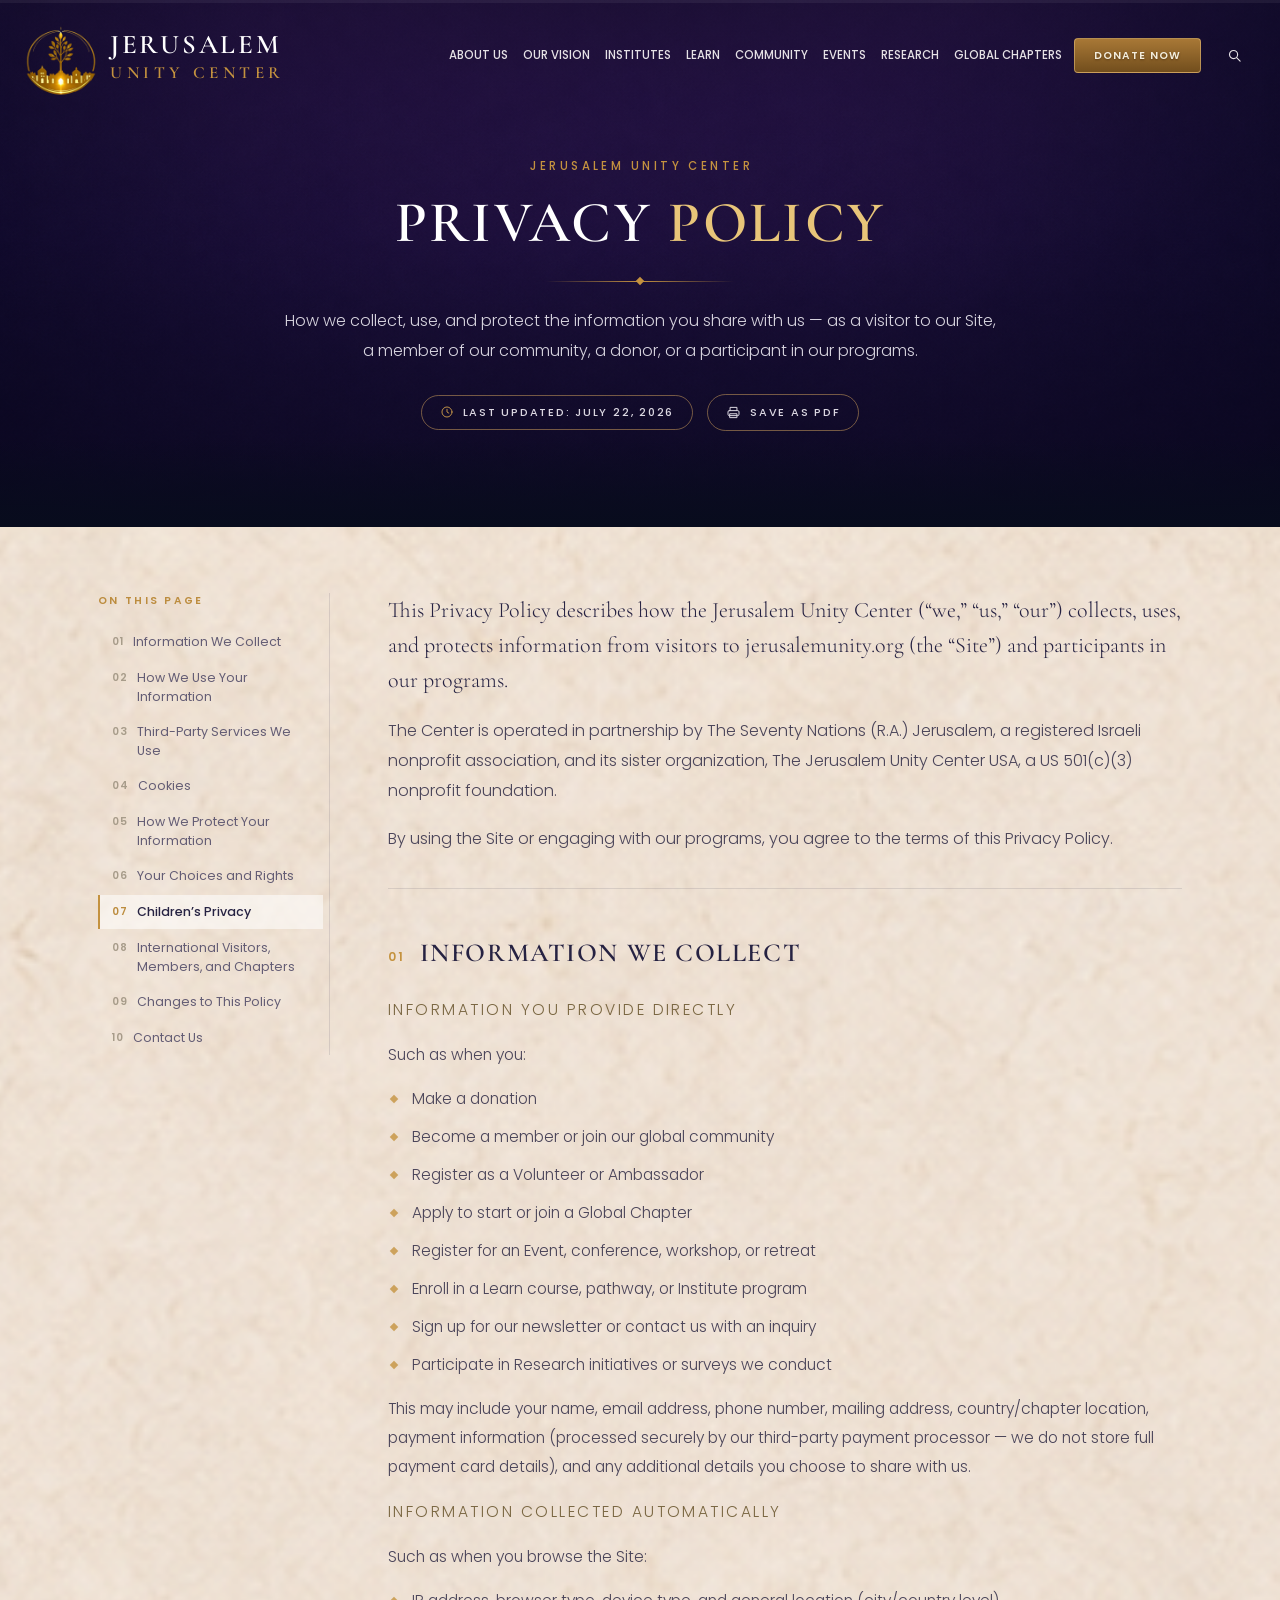
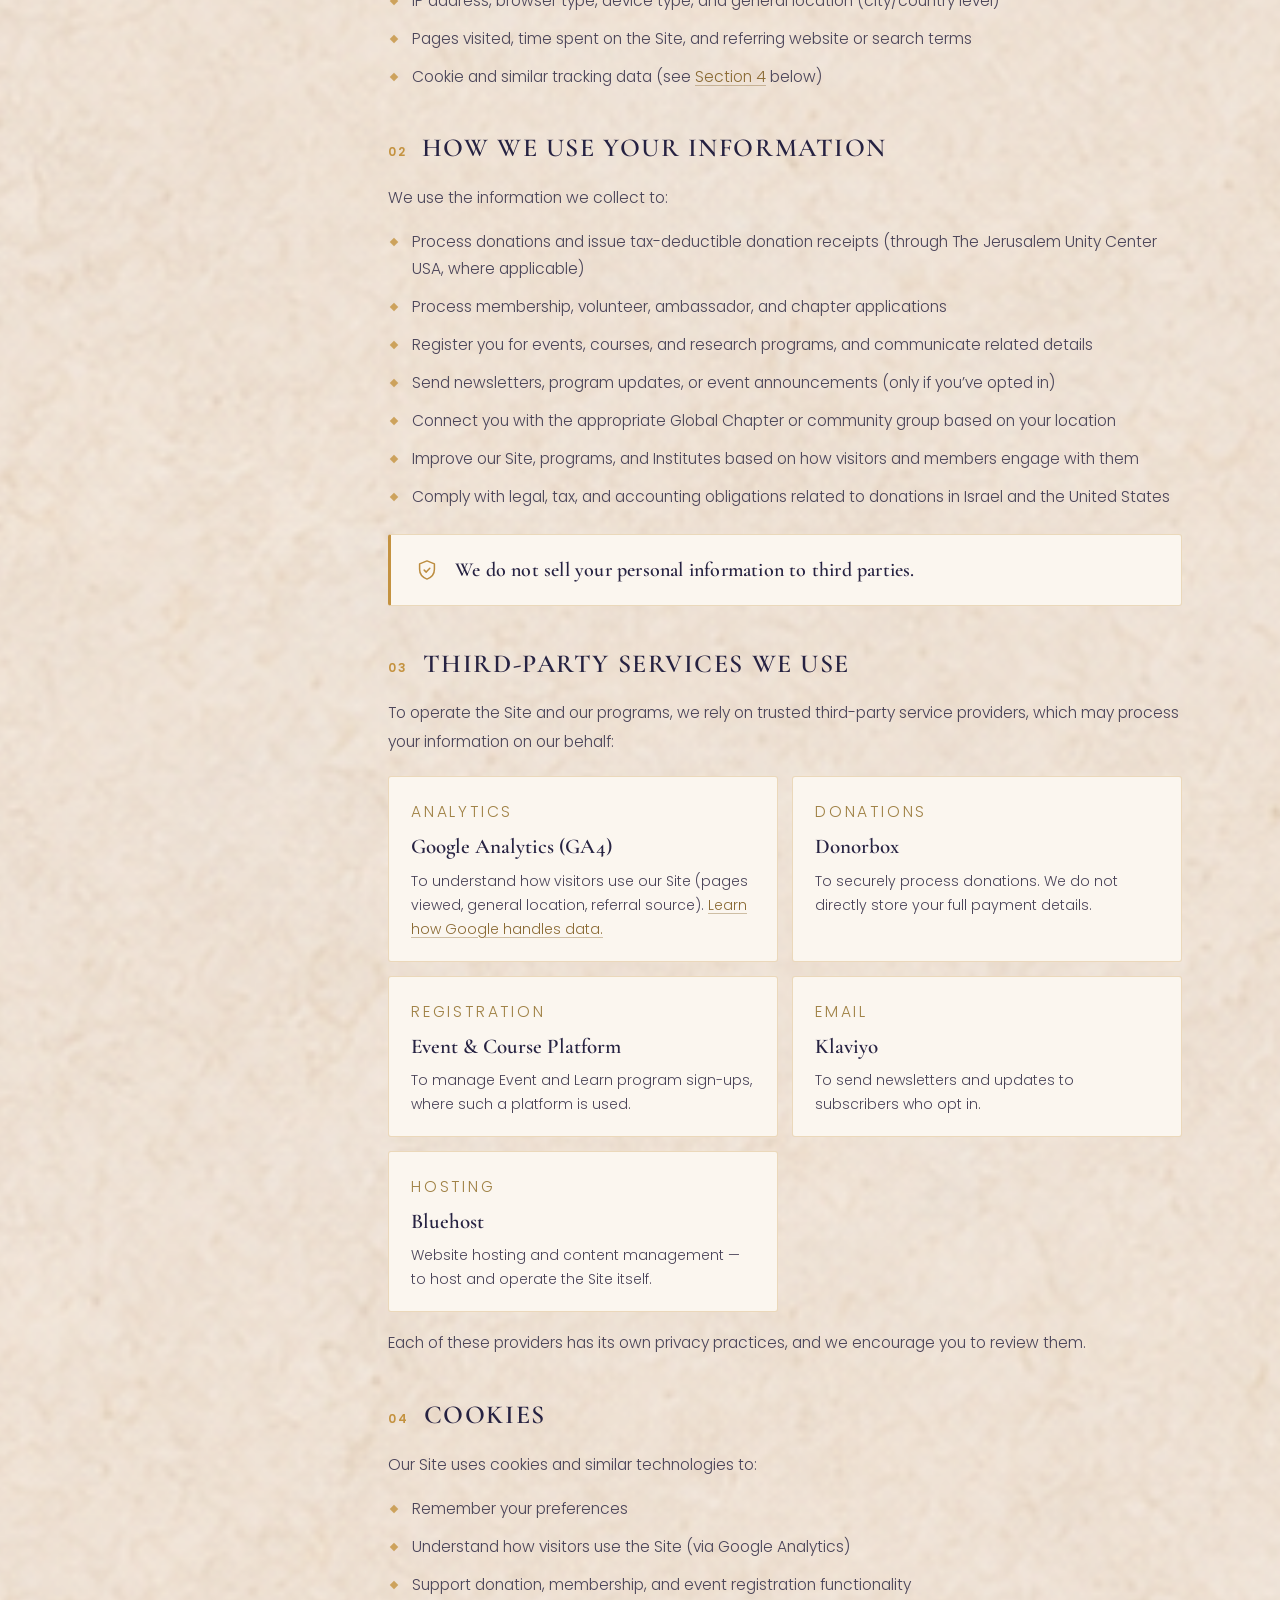
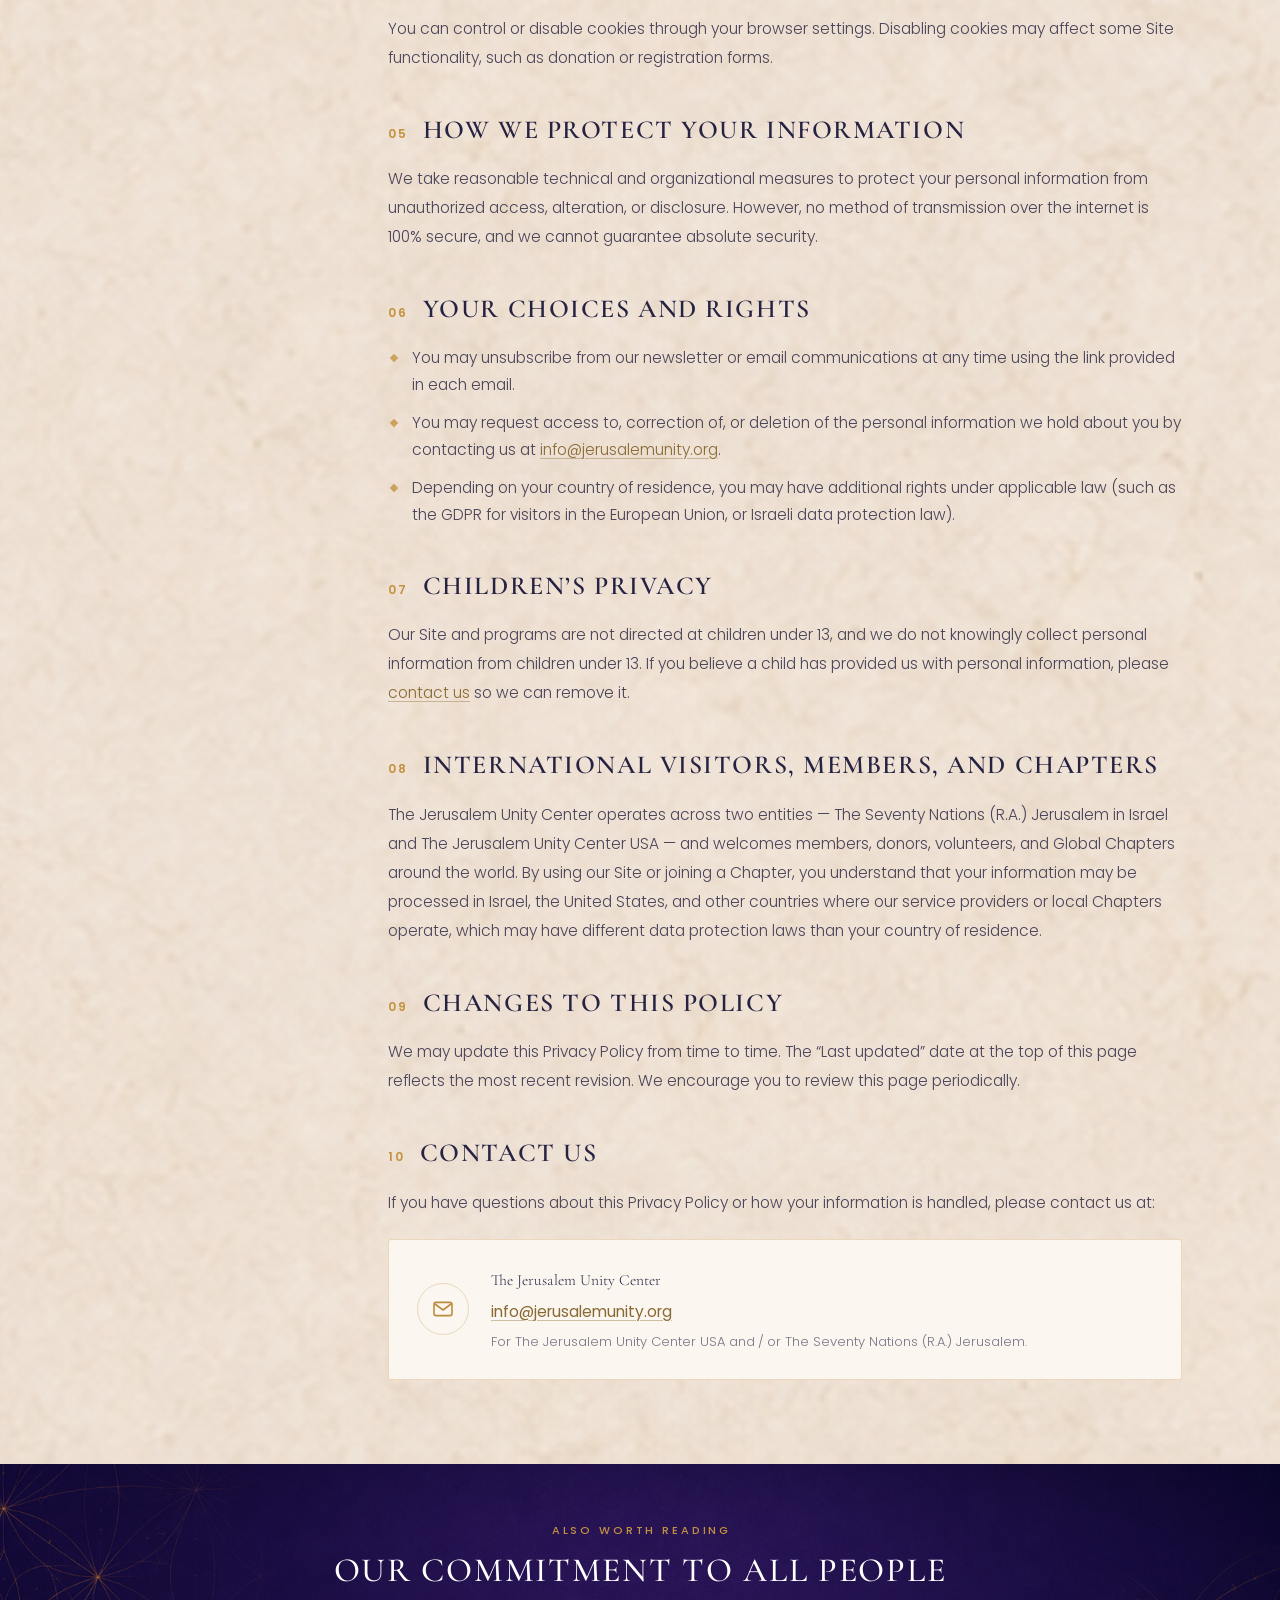
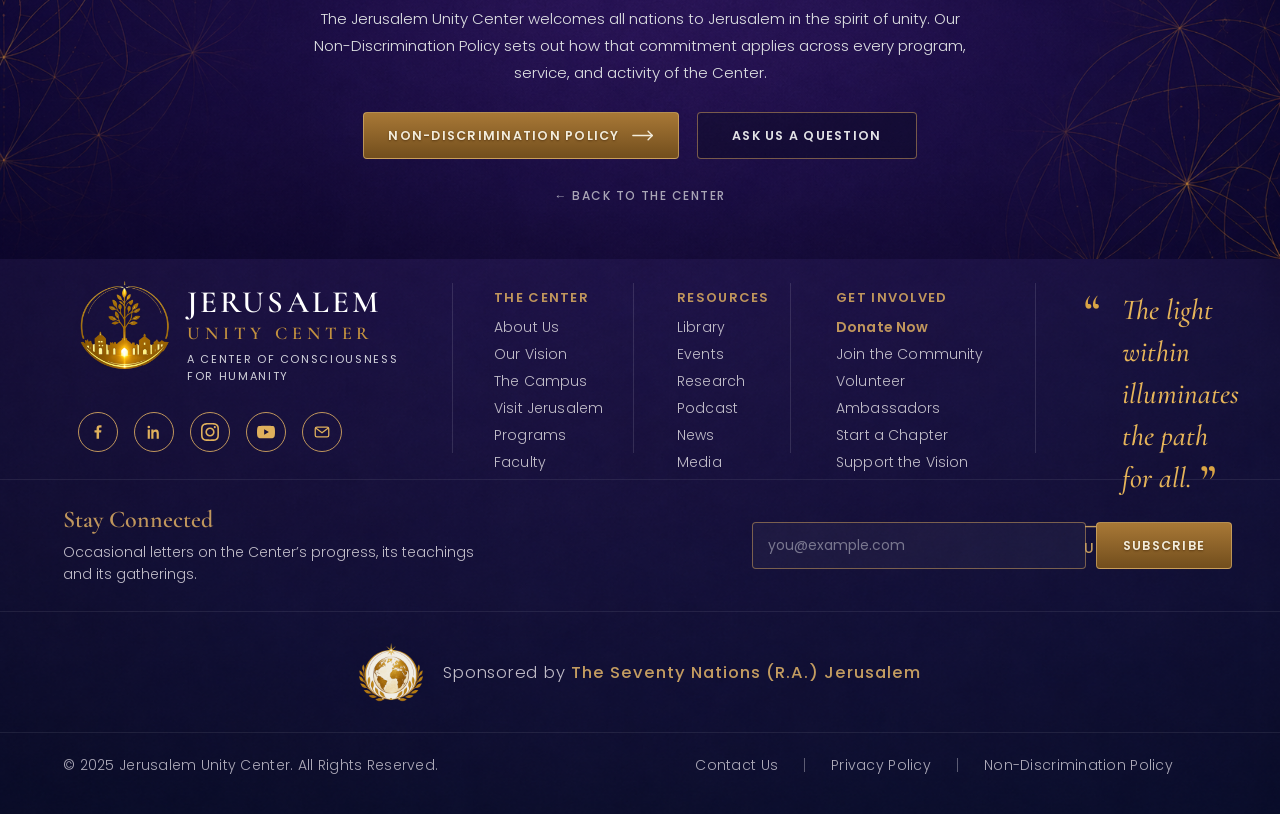
<file: privacy-policy.html>
<!DOCTYPE html>
<html lang="en">
<head>
  <meta charset="UTF-8">
  <meta name="viewport" content="width=device-width, initial-scale=1.0">
  <title>Privacy Policy — Jerusalem Unity Center</title>
  <meta name="description" content="How the Jerusalem Unity Center collects, uses, and protects information from visitors to jerusalemunity.org and participants in our programs.">

  <!-- Favicons / app icons — same set as the main site. -->
  <link rel="icon" href="favicon.ico" sizes="any">
  <link rel="icon" type="image/png" sizes="32x32" href="assets/favicon-32x32.png">
  <link rel="icon" type="image/png" sizes="16x16" href="assets/favicon-16x16.png">
  <link rel="apple-touch-icon" sizes="180x180" href="assets/apple-touch-icon.png">
  <link rel="manifest" href="site.webmanifest">
  <meta name="theme-color" content="#0A0F23">

  <link rel="preconnect" href="https://fonts.googleapis.com">
  <link rel="preconnect" href="https://fonts.gstatic.com" crossorigin>
  <link href="https://fonts.googleapis.com/css2?family=Cormorant+Garamond:wght@500;600&family=Poppins:wght@300;400;500;600&display=swap" rel="stylesheet">

  <!-- style.css carries the shared brand system (header, footer, buttons,
       ornaments); policy.css adds the layout both policy pages share. -->
  <link rel="stylesheet" href="style.css">
  <link rel="stylesheet" href="policy.css">

  <script>
    /* Set before paint so the reveal animations only hide content when
       JavaScript is available (no-JS readers get the full document). */
    document.documentElement.className += ' js';
  </script>
</head>
<body class="pol-body">

  <!-- Reading progress -->
  <div class="pol-progress" aria-hidden="true"><span class="pol-progress-bar"></span></div>

  <a class="pol-skip" href="#pol-main">Skip to the policy</a>

  <!-- ==========================================================
       HEADER — the site header, re-anchored to a solid navy bar
       ========================================================== -->
  <header class="site-header pol-header">
    <div class="shell header-inner">

      <a href="index.html#hero" class="brand">
        <img class="logo" src="assets/the-jerusalme-unity-center.png" alt="Jerusalem Unity Center emblem">
        <span class="brand-text">
          <span class="brand-name">Jerusalem</span>
          <span class="brand-sub">Unity Center</span>
          <span class="brand-tagline">A Center of Consciousness<br>for Humanity</span>
        </span>
      </a>

      <nav class="site-nav" id="primary-nav" aria-label="Primary">
        <a href="index.html#info/about">About Us</a>
        <a href="index.html#vision">Our Vision</a>
        <a href="index.html#institutes">Institutes</a>
        <a href="index.html#info/learn">Learn</a>
        <a href="index.html#info/community">Community</a>
        <a href="index.html#events">Events</a>
        <a href="index.html#info/research">Research</a>
        <a href="index.html#info/chapters">Global Chapters</a>
      </nav>

      <div class="header-actions">
        <a href="donate.html" class="btn btn-support js-donate-cta" data-donate-source="header">Donate Now</a>
        <button class="search-btn" type="button" aria-label="Search">
          <svg viewBox="0 0 24 24" fill="none" stroke="currentColor" stroke-width="1.8" stroke-linecap="round">
            <circle cx="10.5" cy="10.5" r="6.5"></circle>
            <line x1="15.4" y1="15.4" x2="21" y2="21"></line>
          </svg>
        </button>
      </div>

      <button class="nav-toggle" type="button" aria-label="Open menu" aria-expanded="false" aria-controls="primary-nav">
        <span class="nav-toggle-bar"></span>
        <span class="nav-toggle-bar"></span>
        <span class="nav-toggle-bar"></span>
      </button>

    </div>
  </header>

  <!-- ==========================================================
       HERO
       ========================================================== -->
  <section class="pol-hero pol-hero-privacy">
    <div class="pol-shell pol-hero-inner">
      <p class="pol-eyebrow">Jerusalem Unity Center</p>
      <h1 class="pol-title">Privacy <span class="gold-bright">Policy</span></h1>
      <div class="pol-hero-rule" aria-hidden="true"></div>
      <p class="pol-lead">How we collect, use, and protect the information you share with us &mdash; as a visitor to our Site, a member of our community, a donor, or a participant in our programs.</p>

      <div class="pol-hero-actions">
        <p class="pol-stamp">
          <svg viewBox="0 0 24 24" fill="none" stroke="currentColor" stroke-width="1.6" stroke-linecap="round" stroke-linejoin="round" aria-hidden="true">
            <circle cx="12" cy="12" r="8.6"></circle>
            <path d="M12 7.4V12l3.1 1.9"></path>
          </svg>
          Last updated: July 22, 2026
        </p>

        <button class="pol-print js-print" type="button">
          <svg viewBox="0 0 24 24" fill="none" stroke="currentColor" stroke-width="1.6" stroke-linecap="round" stroke-linejoin="round" aria-hidden="true">
            <path d="M6.5 9V3.8h11V9"></path>
            <rect x="3.2" y="9" width="17.6" height="8" rx="2"></rect>
            <path d="M6.5 14h11v6.2h-11z"></path>
          </svg>
          Save as PDF
        </button>
      </div>
    </div>
  </section>

  <!-- ==========================================================
       THE DOCUMENT
       ========================================================== -->
  <main class="pol-doc" id="pol-main">
    <div class="pol-shell pol-doc-grid">

      <!-- --- Contents rail. On phones policy.css collapses this
           <details> into a tap-to-open card. ------------------- -->
      <details class="pol-toc-wrap" open>
        <summary>Contents</summary>
        <aside class="pol-toc" aria-label="Contents">
          <h2 class="pol-toc-heading">On this page</h2>
          <ul class="pol-toc-list">
            <li><a href="#collect"><span class="pol-toc-num">01</span>Information We Collect</a></li>
            <li><a href="#use"><span class="pol-toc-num">02</span>How We Use Your Information</a></li>
            <li><a href="#third-party"><span class="pol-toc-num">03</span>Third-Party Services We Use</a></li>
            <li><a href="#cookies"><span class="pol-toc-num">04</span>Cookies</a></li>
            <li><a href="#protect"><span class="pol-toc-num">05</span>How We Protect Your Information</a></li>
            <li><a href="#rights"><span class="pol-toc-num">06</span>Your Choices and Rights</a></li>
            <li><a href="#children"><span class="pol-toc-num">07</span>Children&rsquo;s Privacy</a></li>
            <li><a href="#international"><span class="pol-toc-num">08</span>International Visitors, Members, and Chapters</a></li>
            <li><a href="#changes"><span class="pol-toc-num">09</span>Changes to This Policy</a></li>
            <li><a href="#contact"><span class="pol-toc-num">10</span>Contact Us</a></li>
          </ul>
        </aside>
      </details>

      <article class="pol-article">

        <!-- --- Preamble ------------------------------------- -->
        <div class="pol-preamble reveal">
          <p class="pol-preamble-lead">This Privacy Policy describes how the Jerusalem Unity Center (&ldquo;we,&rdquo; &ldquo;us,&rdquo; &ldquo;our&rdquo;) collects, uses, and protects information from visitors to jerusalemunity.org (the &ldquo;Site&rdquo;) and participants in our programs.</p>
          <p>The Center is operated in partnership by The Seventy Nations (R.A.) Jerusalem, a registered Israeli nonprofit association, and its sister organization, The Jerusalem Unity Center USA, a US 501(c)(3) nonprofit foundation.</p>
          <p>By using the Site or engaging with our programs, you agree to the terms of this Privacy Policy.</p>
        </div>

        <!-- --- 01 ------------------------------------------- -->
        <section class="pol-sec reveal" id="collect">
          <header class="pol-sec-head">
            <span class="pol-sec-num">01</span>
            <h2 class="pol-sec-title">Information We Collect</h2>
          </header>

          <p class="pol-subhead">Information you provide directly</p>
          <p>Such as when you:</p>
          <ul class="pol-list">
            <li>Make a donation</li>
            <li>Become a member or join our global community</li>
            <li>Register as a Volunteer or Ambassador</li>
            <li>Apply to start or join a Global Chapter</li>
            <li>Register for an Event, conference, workshop, or retreat</li>
            <li>Enroll in a Learn course, pathway, or Institute program</li>
            <li>Sign up for our newsletter or contact us with an inquiry</li>
            <li>Participate in Research initiatives or surveys we conduct</li>
          </ul>
          <p>This may include your name, email address, phone number, mailing address, country/chapter location, payment information (processed securely by our third-party payment processor &mdash; we do not store full payment card details), and any additional details you choose to share with us.</p>

          <p class="pol-subhead">Information collected automatically</p>
          <p>Such as when you browse the Site:</p>
          <ul class="pol-list">
            <li>IP address, browser type, device type, and general location (city/country level)</li>
            <li>Pages visited, time spent on the Site, and referring website or search terms</li>
            <li>Cookie and similar tracking data (see <a href="#cookies">Section 4</a> below)</li>
          </ul>
        </section>

        <!-- --- 02 ------------------------------------------- -->
        <section class="pol-sec reveal" id="use">
          <header class="pol-sec-head">
            <span class="pol-sec-num">02</span>
            <h2 class="pol-sec-title">How We Use Your Information</h2>
          </header>

          <p>We use the information we collect to:</p>
          <ul class="pol-list">
            <li>Process donations and issue tax-deductible donation receipts (through The Jerusalem Unity Center USA, where applicable)</li>
            <li>Process membership, volunteer, ambassador, and chapter applications</li>
            <li>Register you for events, courses, and research programs, and communicate related details</li>
            <li>Send newsletters, program updates, or event announcements (only if you&rsquo;ve opted in)</li>
            <li>Connect you with the appropriate Global Chapter or community group based on your location</li>
            <li>Improve our Site, programs, and Institutes based on how visitors and members engage with them</li>
            <li>Comply with legal, tax, and accounting obligations related to donations in Israel and the United States</li>
          </ul>

          <div class="pol-callout">
            <svg viewBox="0 0 24 24" fill="none" stroke="currentColor" stroke-width="1.5" stroke-linecap="round" stroke-linejoin="round" aria-hidden="true">
              <path d="M12 2.9l7.4 3v5.4c0 4.4-3 8.2-7.4 9.8-4.4-1.6-7.4-5.4-7.4-9.8V5.9z"></path>
              <path d="M9.2 12.1l2 2 3.6-3.9"></path>
            </svg>
            <p>We do not sell your personal information to third parties.</p>
          </div>
        </section>

        <!-- --- 03 ------------------------------------------- -->
        <section class="pol-sec reveal" id="third-party">
          <header class="pol-sec-head">
            <span class="pol-sec-num">03</span>
            <h2 class="pol-sec-title">Third-Party Services We Use</h2>
          </header>

          <p>To operate the Site and our programs, we rely on trusted third-party service providers, which may process your information on our behalf:</p>

          <ul class="pol-providers">
            <li class="pol-provider">
              <p class="pol-provider-role">Analytics</p>
              <h3 class="pol-provider-name">Google Analytics (GA4)</h3>
              <p class="pol-provider-desc">To understand how visitors use our Site (pages viewed, general location, referral source). <a href="https://policies.google.com/technologies/partner-sites" target="_blank" rel="noopener">Learn how Google handles data.</a></p>
            </li>
            <li class="pol-provider">
              <p class="pol-provider-role">Donations</p>
              <h3 class="pol-provider-name">Donorbox</h3>
              <p class="pol-provider-desc">To securely process donations. We do not directly store your full payment details.</p>
            </li>
            <li class="pol-provider">
              <p class="pol-provider-role">Registration</p>
              <h3 class="pol-provider-name">Event &amp; Course Platform</h3>
              <p class="pol-provider-desc">To manage Event and Learn program sign-ups, where such a platform is used.</p>
            </li>
            <li class="pol-provider">
              <p class="pol-provider-role">Email</p>
              <h3 class="pol-provider-name">Klaviyo</h3>
              <p class="pol-provider-desc">To send newsletters and updates to subscribers who opt in.</p>
            </li>
            <li class="pol-provider">
              <p class="pol-provider-role">Hosting</p>
              <h3 class="pol-provider-name">Bluehost</h3>
              <p class="pol-provider-desc">Website hosting and content management &mdash; to host and operate the Site itself.</p>
            </li>
          </ul>

          <p>Each of these providers has its own privacy practices, and we encourage you to review them.</p>
        </section>

        <!-- --- 04 ------------------------------------------- -->
        <section class="pol-sec reveal" id="cookies">
          <header class="pol-sec-head">
            <span class="pol-sec-num">04</span>
            <h2 class="pol-sec-title">Cookies</h2>
          </header>

          <p>Our Site uses cookies and similar technologies to:</p>
          <ul class="pol-list">
            <li>Remember your preferences</li>
            <li>Understand how visitors use the Site (via Google Analytics)</li>
            <li>Support donation, membership, and event registration functionality</li>
          </ul>
          <p>You can control or disable cookies through your browser settings. Disabling cookies may affect some Site functionality, such as donation or registration forms.</p>
        </section>

        <!-- --- 05 ------------------------------------------- -->
        <section class="pol-sec reveal" id="protect">
          <header class="pol-sec-head">
            <span class="pol-sec-num">05</span>
            <h2 class="pol-sec-title">How We Protect Your Information</h2>
          </header>

          <p>We take reasonable technical and organizational measures to protect your personal information from unauthorized access, alteration, or disclosure. However, no method of transmission over the internet is 100% secure, and we cannot guarantee absolute security.</p>
        </section>

        <!-- --- 06 ------------------------------------------- -->
        <section class="pol-sec reveal" id="rights">
          <header class="pol-sec-head">
            <span class="pol-sec-num">06</span>
            <h2 class="pol-sec-title">Your Choices and Rights</h2>
          </header>

          <ul class="pol-list">
            <li>You may unsubscribe from our newsletter or email communications at any time using the link provided in each email.</li>
            <li>You may request access to, correction of, or deletion of the personal information we hold about you by contacting us at <a href="mailto:info@jerusalemunity.org">info@jerusalemunity.org</a>.</li>
            <li>Depending on your country of residence, you may have additional rights under applicable law (such as the GDPR for visitors in the European Union, or Israeli data protection law).</li>
          </ul>
        </section>

        <!-- --- 07 ------------------------------------------- -->
        <section class="pol-sec reveal" id="children">
          <header class="pol-sec-head">
            <span class="pol-sec-num">07</span>
            <h2 class="pol-sec-title">Children&rsquo;s Privacy</h2>
          </header>

          <p>Our Site and programs are not directed at children under 13, and we do not knowingly collect personal information from children under 13. If you believe a child has provided us with personal information, please <a href="mailto:info@jerusalemunity.org">contact us</a> so we can remove it.</p>
        </section>

        <!-- --- 08 ------------------------------------------- -->
        <section class="pol-sec reveal" id="international">
          <header class="pol-sec-head">
            <span class="pol-sec-num">08</span>
            <h2 class="pol-sec-title">International Visitors, Members, and Chapters</h2>
          </header>

          <p>The Jerusalem Unity Center operates across two entities &mdash; The Seventy Nations (R.A.) Jerusalem in Israel and The Jerusalem Unity Center USA &mdash; and welcomes members, donors, volunteers, and Global Chapters around the world. By using our Site or joining a Chapter, you understand that your information may be processed in Israel, the United States, and other countries where our service providers or local Chapters operate, which may have different data protection laws than your country of residence.</p>
        </section>

        <!-- --- 09 ------------------------------------------- -->
        <section class="pol-sec reveal" id="changes">
          <header class="pol-sec-head">
            <span class="pol-sec-num">09</span>
            <h2 class="pol-sec-title">Changes to This Policy</h2>
          </header>

          <p>We may update this Privacy Policy from time to time. The &ldquo;Last updated&rdquo; date at the top of this page reflects the most recent revision. We encourage you to review this page periodically.</p>
        </section>

        <!-- --- 10 ------------------------------------------- -->
        <section class="pol-sec reveal" id="contact">
          <header class="pol-sec-head">
            <span class="pol-sec-num">10</span>
            <h2 class="pol-sec-title">Contact Us</h2>
          </header>

          <p>If you have questions about this Privacy Policy or how your information is handled, please contact us at:</p>

          <div class="pol-contact">
            <span class="pol-contact-icon" aria-hidden="true">
              <svg viewBox="0 0 24 24" fill="none" stroke="currentColor" stroke-width="1.6" stroke-linecap="round" stroke-linejoin="round">
                <rect x="3" y="5.4" width="18" height="13.2" rx="2.2"></rect>
                <path d="M4 7l8 6 8-6"></path>
              </svg>
            </span>
            <div>
              <p class="pol-contact-name">The Jerusalem Unity Center</p>
              <a class="pol-contact-mail" href="mailto:info@jerusalemunity.org">info@jerusalemunity.org</a>
              <p class="pol-contact-note">For The Jerusalem Unity Center USA and&thinsp;/&thinsp;or The Seventy Nations (R.A.) Jerusalem.</p>
            </div>
          </div>
        </section>

      </article>
    </div>
  </main>

  <!-- ==========================================================
       RELATED — the two policies point at each other
       ========================================================== -->
  <section class="pol-related">
    <div class="pol-shell pol-related-inner">
      <p class="pol-related-eyebrow">Also worth reading</p>
      <h2 class="pol-related-heading">Our Commitment to All People</h2>
      <p class="pol-related-desc">The Jerusalem Unity Center welcomes all nations to Jerusalem in the spirit of unity. Our Non-Discrimination Policy sets out how that commitment applies across every program, service, and activity of the Center.</p>

      <div class="pol-related-ctas">
        <a href="non-discrimination-policy.html" class="btn btn-primary">
          Non-Discrimination Policy
          <svg class="icon-arrow" viewBox="0 0 26 12" fill="none" stroke="currentColor" stroke-width="1.6" stroke-linecap="round" stroke-linejoin="round">
            <line x1="1" y1="6" x2="24" y2="6"></line>
            <polyline points="19 1 24 6 19 11"></polyline>
          </svg>
        </a>
        <a href="mailto:info@jerusalemunity.org" class="btn btn-ghost">Ask Us a Question</a>
      </div>

      <a class="pol-back" href="index.html#hero">&larr; Back to the Center</a>
    </div>
  </section>

  <!-- ==========================================================
       FOOTER — identical to the main site
       ========================================================== -->
  <footer class="site-footer" id="footer">

    <div class="shell footer-top">

      <div class="fcol fcol-brand">
        <div class="footer-brand">
          <img class="footer-logo" src="assets/the-jerusalme-unity-center.png" alt="Jerusalem Unity Center emblem">
          <div class="footer-brand-text">
            <span class="footer-brand-name">Jerusalem</span>
            <span class="footer-brand-sub">Unity Center</span>
            <span class="footer-brand-tagline">A Center of Consciousness<br>for Humanity</span>
          </div>
        </div>
        <div class="footer-social">
          <a class="social-link" href="https://www.facebook.com/profile.php?id=61590474344492" target="_blank" rel="noopener" aria-label="Facebook">
            <svg viewBox="0 0 24 24" fill="currentColor" aria-hidden="true">
              <path d="M13.4 21v-8.2h2.75l.41-3.2H13.4V7.56c0-.92.26-1.55 1.58-1.55h1.69V3.14A22.6 22.6 0 0 0 14.2 3c-2.44 0-4.1 1.49-4.1 4.22v2.38H7.34v3.2h2.76V21z"/>
            </svg>
          </a>
          <a class="social-link" href="https://www.linkedin.com/in/meirah-marianne-paradise-b34072191/" target="_blank" rel="noopener" aria-label="LinkedIn">
            <svg viewBox="0 0 24 24" fill="currentColor" aria-hidden="true">
              <path d="M6.5 8.7H3.6V21h2.9zM5.05 3.5a1.72 1.72 0 1 0 0 3.44 1.72 1.72 0 0 0 0-3.44zM14.4 8.5c-1.6 0-2.66.87-3.1 1.7h-.05V8.7H8.4V21h2.9v-6.1c0-1.6.3-3.16 2.28-3.16 1.95 0 1.98 1.83 1.98 3.26V21h2.9v-6.58c0-3.1-.67-5.92-4.06-5.92z"/>
            </svg>
          </a>
          <a class="social-link" href="https://www.instagram.com/onedayjlm/" target="_blank" rel="noopener" aria-label="Instagram">
            <svg viewBox="0 0 24 24" fill="currentColor" aria-hidden="true">
              <path d="M12 0C8.74 0 8.333.015 7.053.072 5.775.132 4.905.333 4.14.63c-.789.306-1.459.717-2.126 1.384S.935 3.35.63 4.14C.333 4.905.131 5.775.072 7.053.012 8.333 0 8.74 0 12s.015 3.667.072 4.947c.06 1.277.261 2.148.558 2.913.306.788.717 1.459 1.384 2.126.667.666 1.336 1.079 2.126 1.384.766.296 1.636.499 2.913.558C8.333 23.988 8.74 24 12 24s3.667-.015 4.947-.072c1.277-.06 2.148-.262 2.913-.558.788-.306 1.459-.718 2.126-1.384.666-.667 1.079-1.335 1.384-2.126.296-.765.499-1.636.558-2.913.06-1.28.072-1.687.072-4.947s-.015-3.667-.072-4.947c-.06-1.277-.262-2.149-.558-2.913-.306-.789-.718-1.459-1.384-2.126C21.319 1.347 20.651.935 19.86.63c-.765-.297-1.636-.499-2.913-.558C15.667.012 15.26 0 12 0zm0 2.16c3.203 0 3.585.016 4.85.071 1.17.055 1.805.249 2.227.415.562.217.96.477 1.382.896.419.42.679.819.896 1.381.164.422.36 1.057.413 2.227.057 1.266.07 1.646.07 4.85s-.015 3.585-.074 4.85c-.061 1.17-.256 1.805-.421 2.227-.224.562-.479.96-.899 1.382-.419.419-.824.679-1.38.896-.42.164-1.065.36-2.235.413-1.274.057-1.649.07-4.859.07-3.211 0-3.586-.015-4.859-.074-1.171-.061-1.816-.256-2.236-.421-.569-.224-.96-.479-1.379-.899-.421-.419-.69-.824-.9-1.38-.165-.42-.359-1.065-.42-2.235-.045-1.26-.061-1.649-.061-4.844 0-3.196.016-3.586.061-4.861.061-1.17.255-1.814.42-2.234.21-.57.479-.96.9-1.381.419-.419.81-.689 1.379-.898.42-.166 1.051-.361 2.221-.421 1.275-.045 1.65-.06 4.859-.06l.045.03zm0 3.678a6.162 6.162 0 1 0 0 12.324 6.162 6.162 0 0 0 0-12.324zM12 16c-2.209 0-4-1.79-4-4 0-2.209 1.791-4 4-4s4 1.791 4 4c0 2.21-1.791 4-4 4zm7.846-10.405a1.441 1.441 0 0 1-2.88 0 1.44 1.44 0 0 1 2.88 0z"/>
            </svg>
          </a>
          <a class="social-link" href="https://www.youtube.com/@thejerusalemunitycenter" target="_blank" rel="noopener" aria-label="YouTube">
            <svg viewBox="0 0 24 24" fill="currentColor" aria-hidden="true">
              <path d="M23.498 6.186a3.016 3.016 0 0 0-2.122-2.136C19.505 3.545 12 3.545 12 3.545s-7.505 0-9.377.505A3.017 3.017 0 0 0 .502 6.186C0 8.07 0 12 0 12s0 3.93.502 5.814a3.016 3.016 0 0 0 2.122 2.136c1.871.505 9.376.505 9.376.505s7.505 0 9.377-.505a3.015 3.015 0 0 0 2.122-2.136C24 15.93 24 12 24 12s0-3.93-.502-5.814zM9.545 15.568V8.432L15.818 12l-6.273 3.568z"/>
            </svg>
          </a>
          <a class="social-link" href="mailto:info@jerusalemunity.org" aria-label="Contact us">
            <svg viewBox="0 0 24 24" fill="none" stroke="currentColor" stroke-width="1.7" stroke-linecap="round" stroke-linejoin="round" aria-hidden="true">
              <rect x="3" y="5.4" width="18" height="13.2" rx="2.2"></rect>
              <path d="M4 7l8 6 8-6"></path>
            </svg>
          </a>
        </div>
      </div>

      <span class="footer-vline" aria-hidden="true"></span>

      <nav class="fcol fcol-links fcol-center" aria-label="The Center">
        <h3 class="fcol-heading">The Center</h3>
        <ul class="fcol-list">
          <li><a href="index.html#info/about">About Us</a></li>
          <li><a href="index.html#info/vision">Our Vision</a></li>
          <li><a href="index.html#info/campus">The Campus</a></li>
          <li><a href="index.html#info/visit">Visit Jerusalem</a></li>
          <li><a href="index.html#info/programs">Programs</a></li>
          <li><a href="index.html#info/faculty">Faculty</a></li>
        </ul>
      </nav>

      <span class="footer-vline" aria-hidden="true"></span>

      <nav class="fcol fcol-links fcol-resources" aria-label="Resources">
        <h3 class="fcol-heading">Resources</h3>
        <ul class="fcol-list">
          <li><a href="index.html#info/f-library">Library</a></li>
          <li><a href="index.html#info/f-events">Events</a></li>
          <li><a href="index.html#info/f-research">Research</a></li>
          <li><a href="index.html#info/podcast">Podcast</a></li>
          <li><a href="index.html#info/news">News</a></li>
          <li><a href="index.html#info/media">Media</a></li>
        </ul>
      </nav>

      <span class="footer-vline" aria-hidden="true"></span>

      <nav class="fcol fcol-links fcol-involved" aria-label="Get Involved">
        <h3 class="fcol-heading">Get Involved</h3>
        <ul class="fcol-list">
          <li><a href="donate.html" class="fcol-donate js-donate-cta" data-donate-source="footer">Donate Now</a></li>
          <li><a href="index.html#info/join">Join the Community</a></li>
          <li><a href="index.html#info/volunteer">Volunteer</a></li>
          <li><a href="index.html#info/ambassadors">Ambassadors</a></li>
          <li><a href="index.html#info/chapter">Start a Chapter</a></li>
          <li><a href="index.html#info/support">Support the Vision</a></li>
        </ul>
      </nav>

      <span class="footer-vline" aria-hidden="true"></span>

      <div class="fcol fcol-quote">
        <blockquote class="footer-quote">
          <span class="qmark qmark-open" aria-hidden="true">&ldquo;</span>The light within illuminates the path for all.<span class="qmark qmark-close" aria-hidden="true">&rdquo;</span>
        </blockquote>
        <p class="footer-quote-attr">&mdash; Jerusalem Unity Center</p>
      </div>

    </div>

    <div class="footer-divider" aria-hidden="true"></div>

    <!-- Newsletter — posts to Web3Forms through forms.js, which
         wires every .js-news-form on the page. -->
    <div class="shell footer-news">
      <div class="fnews-copy">
        <h3 class="fnews-heading">Stay Connected</h3>
        <p class="fnews-text">Occasional letters on the Center&rsquo;s progress, its teachings and its gatherings.</p>
      </div>

      <form class="fnews-form js-news-form" novalidate>

        <!-- Honeypot: hidden from people, irresistible to bots. -->
        <div class="fnews-hp" aria-hidden="true">
          <label for="fnews-website">Website</label>
          <input id="fnews-website" name="website" type="text" tabindex="-1" autocomplete="off">
        </div>

        <div class="fnews-row">
          <label class="fnews-label" for="fnews-email">Email address</label>
          <input class="fnews-input" id="fnews-email" name="email" type="email" placeholder="you@example.com" autocomplete="email" aria-describedby="fnews-msg">
          <button class="fnews-btn" type="submit">
            <span class="fnews-spinner" aria-hidden="true"></span>
            <span class="fnews-btn-label">Subscribe</span>
          </button>
        </div>

        <p class="fnews-msg" id="fnews-msg" role="status" hidden></p>
      </form>
    </div>

    <div class="footer-divider" aria-hidden="true"></div>

    <!-- Sponsor credit — one line on its own slim band, so the
         acknowledgement appears on every page without competing
         with the copyright and the legal links below it. -->
    <div class="shell footer-sponsor">
      <a class="fsponsor" href="https://seventynationsjerusalem.org" target="_blank" rel="noopener">
        <img class="fsponsor-logo" src="assets/the-seventy-nations-mark.png" alt="" width="192" height="192" loading="lazy" decoding="async">
        <span class="fsponsor-text">Sponsored by <span class="fsponsor-name">The Seventy Nations (R.A.) Jerusalem</span></span>
      </a>
    </div>

    <div class="footer-divider" aria-hidden="true"></div>

    <div class="shell footer-bottom">
      <p class="footer-copy">&copy; 2025 Jerusalem Unity Center. All Rights Reserved.</p>
      <div class="footer-legal">
        <a href="index.html#contact-modal">Contact Us</a>
        <span class="legal-sep" aria-hidden="true"></span>
        <a href="privacy-policy.html" aria-current="page">Privacy Policy</a>
        <span class="legal-sep" aria-hidden="true"></span>
        <a href="non-discrimination-policy.html">Non-Discrimination Policy</a>
      </div>
    </div>

  </footer>

  <!-- Web3Forms transport (holds the access key) + footer newsletter. -->
  <script src="forms.js"></script>

  <!-- Pop-up registry + header search. Shared with index.html, so a
       search from this page reaches the whole Center. -->
  <script src="info.js"></script>

  <script src="policy.js"></script>

</body>
</html>
</file>
<file: style.css>
/* ============================================================
   Jerusalem Unity Center — Header + Hero
   Values extracted from assets/full-mockup.png (864px render,
   scaled ×5/3 to a 1440px desktop reference)
   ============================================================ */

:root {
  /* Colors sampled from mockup */
  --navy: #0A0F23;            /* deep navy under header/nav */
  --navy-soft: #13162B;       /* hero far-left base */
  --gold: #C4923F;            /* dominant gold accent */
  --gold-hi: #CD9C4C;         /* gold gradient top */
  --gold-lo: #BC8C3E;         /* gold gradient bottom */
  --btn-gold-top: #A87836;    /* button gradient, measured profile */
  --btn-gold-bottom: #724E1D;
  --btn-text-cream: #F3EDDC;  /* cream text on gold, dark shadow under */
  --btn-bevel: rgba(226, 185, 115, 0.6);
  --white: #FFFFFF;
  --text-body: #E9E9EE;       /* hero paragraph */
  --text-nav: #E6E2E6;        /* nav links */
  --ghost-border: rgba(201, 155, 92, 0.55);

  --font-serif: "Cormorant Garamond", "Times New Roman", serif;
  --font-sans: "Poppins", "Helvetica Neue", Arial, sans-serif;
}

* {
  margin: 0;
  padding: 0;
  box-sizing: border-box;
}

body {
  font-family: var(--font-sans);
  background-color: var(--navy);
  -webkit-font-smoothing: antialiased;
  -moz-osx-font-smoothing: grayscale;
}

a {
  text-decoration: none;
  color: inherit;
}

.shell {
  max-width: 1440px;
  margin: 0 auto;
  padding: 0 48px;
}

/* ============================================================
   HERO BACKGROUND
   herobg.png is taller than the mockup crop; 50% 23% vertical
   position reproduces the mockup framing (dome + skyline +
   building on the right), verified by image matching.
   ============================================================ */

.hero {
  position: relative;
  min-height: 578px;
  background-image: url("assets/herobg.png");
  background-size: cover;
  background-repeat: no-repeat;
  background-position: 50% 23%;
  background-color: var(--navy-soft);
  overflow: hidden;
}

/* Left-side dark overlay — alphas computed from mockup-vs-raw
   zone differences (~0.28 at left third fading to ~0.09 right) */
.hero::before {
  content: "";
  position: absolute;
  inset: 0;
  background: linear-gradient(
    90deg,
    rgba(9, 11, 26, 0.55) 0%,
    rgba(9, 11, 26, 0.30) 35%,
    rgba(9, 11, 26, 0.08) 100%
  );
  pointer-events: none;
}

/* ============================================================
   HEADER — transparent bar over the hero
   ============================================================ */

.site-header {
  position: absolute;
  top: 0;
  left: 0;
  right: 0;
  z-index: 10;
  padding-top: 28px;
}

.header-inner {
  display: flex;
  align-items: flex-start;
}

/* --- Brand ------------------------------------------------- */

.brand {
  display: flex;
  align-items: flex-start;
  flex-shrink: 0;
}

/* PNG already carries its own gold circular emblem — no frame.
   The image content fills only ~60% of its frame, so scale it up
   visually (layout box stays 88px) to match the mockup emblem. */
.logo {
  width: 88px;
  height: 88px;
  object-fit: contain;
  transform: scale(1.66);
  transform-origin: center;
  flex-shrink: 0;
}

.brand-text {
  display: flex;
  flex-direction: column;
  margin-left: 20px;
  margin-top: 3px;
}

.brand-name {
  font-family: var(--font-serif);
  font-weight: 600;
  font-size: 27px;
  line-height: 1;
  letter-spacing: 0.10em;
  text-transform: uppercase;
  color: var(--white);
}

.brand-sub {
  font-family: var(--font-serif);
  font-weight: 600;
  font-size: 17px;
  line-height: 1;
  letter-spacing: 0.27em;
  text-transform: uppercase;
  color: var(--gold);
  margin-top: 6px;
}

.brand-tagline {
  font-size: 11px;
  font-weight: 400;
  letter-spacing: 0.15em;
  line-height: 17px;
  text-transform: uppercase;
  color: var(--text-nav);
  margin-top: 9px;
}

/* --- Nav ---------------------------------------------------- */

.site-nav {
  display: flex;
  align-items: center;
  gap: 29px;
  margin-left: auto;
  margin-top: 10px;
  white-space: nowrap;
}

.site-nav a {
  font-size: 12px;
  font-weight: 500;
  letter-spacing: 0.02em;
  line-height: 35px;
  text-transform: uppercase;
  color: var(--text-nav);
  transition: color 0.2s ease;
}

.site-nav a:hover {
  color: var(--gold-hi);
}

/* --- Header actions ----------------------------------------- */

.header-actions {
  display: flex;
  align-items: center;
  margin-left: 26px;
  margin-top: 10px;
  flex-shrink: 0;
}

.btn {
  display: inline-flex;
  align-items: center;
  justify-content: center;
  font-family: var(--font-sans);
  text-transform: uppercase;
  cursor: pointer;
}

.btn-support {
  height: 35px;
  padding: 0 19px;
  border: 1px solid var(--btn-bevel);
  border-radius: 4px;
  background: linear-gradient(180deg, var(--btn-gold-top), var(--btn-gold-bottom));
  color: var(--btn-text-cream);
  text-shadow: 0 1px 2px rgba(61, 32, 6, 0.55);
  font-size: 10.5px;
  font-weight: 600;
  letter-spacing: 0.10em;
  transition: filter 0.2s ease;
}

.btn-support:hover {
  filter: brightness(1.12);
}

.search-btn {
  display: flex;
  align-items: center;
  justify-content: center;
  width: 35px;
  height: 35px;
  margin-left: 16px;
  padding: 0;
  background: none;
  border: none;
  color: var(--text-nav);
  cursor: pointer;
  transition: color 0.2s ease;
}

.search-btn:hover {
  color: var(--gold-hi);
}

.search-btn svg {
  width: 15px;
  height: 15px;
}

/* ============================================================
   HERO CONTENT
   ============================================================ */

/* Header is absolute over the hero and the scaled emblem reaches
   ~145px down, so the content must start well below that to leave
   a clear gap between the nav bar and the heading. */
.hero-content {
  position: relative;
  z-index: 1;
  padding-top: 200px;
  padding-bottom: 40px;
}

.hero-heading {
  font-family: var(--font-serif);
  font-weight: 500;
  font-size: clamp(40px, 3.6vw, 52px);
  line-height: 1.06;
  letter-spacing: 0.02em;
  text-transform: uppercase;
  color: var(--white);
}

.hero-heading .gold {
  background: linear-gradient(180deg, var(--gold-hi), var(--gold-lo));
  -webkit-background-clip: text;
  background-clip: text;
  color: transparent;
}

.hero-sub {
  max-width: 560px;
  margin-top: 14px;
  font-size: 17px;
  font-weight: 300;
  line-height: 29px;
  color: var(--text-body);
}

/* --- Scripture quote ------------------------------------------ */

.hero-quote {
  max-width: 560px;
  margin-top: 14px;
}

.hero-quote-text {
  font-family: var(--font-serif);
  font-style: italic;
  font-weight: 500;
  font-size: 21px;
  line-height: 30px;
  letter-spacing: 0.01em;
  color: var(--gold);
}

.hero-quote-text .qmark {
  opacity: 0.55;
}

.hero-quote-cite {
  display: block;
  margin-top: 6px;
  font-style: normal;
  font-size: 12px;
  font-weight: 500;
  letter-spacing: 0.16em;
  text-transform: uppercase;
  color: rgba(196, 146, 63, 0.8);
}

/* --- CTAs ---------------------------------------------------- */

.hero-ctas {
  display: flex;
  align-items: center;
  gap: 25px;
  margin-top: 24px;
}

.hero-ctas .btn {
  height: 47px;
  border-radius: 4px;
  font-size: 12.5px;
  font-weight: 600;
  letter-spacing: 0.10em;
}

.btn-primary {
  padding: 0 22px;
  border: 1px solid var(--btn-bevel);
  background: linear-gradient(180deg, var(--btn-gold-top), var(--btn-gold-bottom));
  color: var(--btn-text-cream);
  text-shadow: 0 1px 2px rgba(61, 32, 6, 0.55);
  transition: filter 0.2s ease;
}

.btn-primary:hover {
  filter: brightness(1.12);
}

.icon-arrow {
  width: 22px;
  height: 11px;
  margin-left: 12px;
}

.btn-ghost {
  padding: 0 18px;
  border: 1px solid var(--ghost-border);
  background: rgba(7, 9, 24, 0.35);
  color: #E3E3E6;
  transition: border-color 0.2s ease, background 0.2s ease;
}

.btn-ghost:hover {
  border-color: var(--gold-hi);
  background: rgba(7, 9, 24, 0.55);
}

.icon-play {
  width: 19px;
  height: 19px;
  margin-right: 12px;
}

/* ============================================================
   SECTION 2 — 7-PILLAR NAVY STRIP
   Values measured on assets/full-mockup.png (strip y347–515 in
   the 864px render, scaled ×5/3 to the 1440px reference).
   Background: gradient in the mockup spans the full range of
   section2-bg.png compressed into the strip → 100% 100% size.
   ============================================================ */

:root {
  --s2-hairline: #7E5C3D;     /* bronze line atop strip */
  --s2-title: #DEDCE3;        /* pillar titles */
  --s2-desc: #C8C4CC;         /* muted descriptions */
}

/* Navy overlay desaturates the raw bg toward the mockup's tone
   (render rgb(42,21,78) vs mockup rgb(26,21,52) at the bright zone) */
.pillars {
  border-top: 2px solid var(--s2-hairline);
  background:
    linear-gradient(rgba(12, 17, 36, 0.32), rgba(12, 17, 36, 0.32)),
    #150F31 url("assets/section2-bg.png") no-repeat;
  background-size: 100% 100%;
  padding: 32px 20px 50px;
}

.pillars-row {
  display: flex;
  gap: 20px;
  max-width: 1440px;
  margin: 0 auto;
}

.pillar {
  flex: 1 1 0;
  min-width: 0;
  display: flex;
  flex-direction: column;
  align-items: center;
  text-align: center;
}

/* The gold ring is baked into each icon PNG at a different scale
   within its 1254px frame (ring spans 892–1080px depending on the
   file). Per-icon widths normalize every ring to exactly 80px. */
.pillar-icon {
  width: 80px;
  height: 80px;
  display: flex;
  align-items: center;
  justify-content: center;
  flex-shrink: 0;
}

.pillar-icon img {
  height: auto;
}

.icon-learn      { width: 100px; }
.icon-library    { width: 106px; }
.icon-community  { width: 112px; }
.icon-event      { width: 93px; }
.icon-institutes { width: 93px; }
.icon-research   { width: 95px; }
.icon-global     { width: 96px; }

.pillar-title {
  margin-top: 24px;
  font-family: var(--font-serif);
  font-weight: 600;
  font-size: 20px;
  line-height: 1;
  letter-spacing: 0.02em;
  text-transform: uppercase;
  white-space: nowrap;
  color: var(--s2-title);
}

.pillar-desc {
  max-width: 180px;
  margin-top: 12px;
  font-size: 14px;
  font-weight: 300;
  line-height: 22px;
  color: var(--s2-desc);
}

/* Events is the one pillar with a destination of its own, so it is
   the one rendered as a link; the lift on hover is the only thing
   marking it apart from its neighbours. */
.pillar-link {
  transition: transform 0.2s ease;
}

.pillar-link:hover {
  transform: translateY(-3px);
}

.pillar-link:hover .pillar-title {
  color: var(--gold-hi);
}

/* ============================================================
   SECTION 3 — DISCOVER OUR INSTITUTES
   Measured on assets/full-mockup.png (section y516–869 in the
   864px render, scaled ×5/3 to the 1440px reference).
   Cream: #EBDFD4 (section3-bg.png paper texture, avg #EEE0D3).
   Cards: #0A0E25, ~212×442px, radius 15px, gap 14px.
   Image block 193px fading into card navy; 100px icon ring
   centered 212px from card top (31px overlap into the image).
   ============================================================ */

:root {
  --s3-cream: #EBDFD4;
  --s3-heading: #262242;      /* section heading + view-all link */
  --s3-card-navy: #0A0E25;
  --s3-orn-gold: #BFA075;     /* heading side ornaments */
  --s3-title: #EEEDED;        /* card titles */
  --s3-desc: #CBC8D2;         /* card descriptions */
}

.institutes {
  background: var(--s3-cream) url("assets/section3-bg.png") center / cover no-repeat;
  padding: 30px 0 28px;
}

/* --- Heading with gold side ornaments ----------------------- */

.institutes-heading {
  display: flex;
  align-items: center;
  justify-content: center;
  gap: 22px;
  font-family: var(--font-serif);
  font-weight: 600;
  font-size: 29px;
  line-height: 1;
  letter-spacing: 0.12em;
  text-transform: uppercase;
  color: var(--s3-heading);
}

/* Thin gold line with a small diamond at the text-side end */
.heading-orn {
  position: relative;
  width: 96px;
  height: 1px;
  background: var(--s3-orn-gold);
  flex-shrink: 0;
}

.heading-orn::after {
  content: "";
  position: absolute;
  top: -3px;
  width: 7px;
  height: 7px;
  background: var(--s3-orn-gold);
  transform: rotate(45deg);
}

.orn-left::after  { right: 0; }
.orn-right::after { left: 0; }

/* --- Card row ------------------------------------------------ */

.institutes-row {
  display: flex;
  gap: 14px;
  margin-top: 20px;
}

.institute-card {
  flex: 1 1 0;
  min-width: 0;
  height: 442px;
  background: var(--s3-card-navy);
  border-radius: 15px;
  overflow: hidden;
  text-align: center;
  display: block;
  transition: transform 0.2s ease, box-shadow 0.2s ease;
}

/* Every card opens its institute pop-up, so it lifts like the
   Section 2 category cards do. */
.institute-card:hover {
  transform: translateY(-4px);
  box-shadow: 0 16px 34px rgba(10, 14, 37, 0.32);
}

.institute-card:hover .card-title {
  color: var(--gold-hi);
}

/* Photo fades into the card navy over its lower third */
.card-media {
  position: relative;
  height: 193px;
}

.card-media img {
  display: block;
  width: 100%;
  height: 100%;
  object-fit: cover;
}

.card-media::after {
  content: "";
  position: absolute;
  inset: 0;
  background: linear-gradient(
    180deg,
    rgba(10, 14, 37, 0) 50%,
    rgba(10, 14, 37, 0.55) 80%,
    var(--s3-card-navy) 100%
  );
}

/* Gold ring is baked into each icon PNG; the emblem circle adds
   the mockup's translucent navy disc behind it. Per-icon widths
   normalize every ring to exactly 100px (ring bbox / 1254 frame). */
.card-emblem {
  position: relative;
  z-index: 1;
  width: 100px;
  height: 100px;
  margin: -31px auto 0;
  border-radius: 50%;
  background: rgba(10, 14, 37, 0.55);
  display: flex;
  align-items: center;
  justify-content: center;
}

.card-emblem img {
  height: auto;
}

.emblem-consciousness { width: 120px; }
.emblem-spiritual     { width: 127px; }
.emblem-human         { width: 114px; }
.emblem-moral         { width: 118px; }
.emblem-global        { width: 126px; }
.emblem-science       { width: 115px; }

.card-title {
  margin-top: 13px;
  padding: 0 12px;
  font-family: var(--font-serif);
  font-weight: 600;
  font-size: 22px;
  line-height: 1.25;
  letter-spacing: 0.03em;
  text-transform: uppercase;
  color: var(--s3-title);
  transition: color 0.2s ease;
}

.card-desc {
  margin-top: 12px;
  padding: 0 18px;
  font-size: 15px;
  font-weight: 300;
  line-height: 23px;
  color: var(--s3-desc);
}

/* --- View all link -------------------------------------------
   Mockup renders this link dark navy (avg #2E294A), not gold. */

.institutes-viewall {
  display: flex;
  align-items: center;
  justify-content: center;
  width: max-content;
  margin: 22px auto 0;
  font-family: var(--font-serif);
  font-weight: 600;
  font-size: 18px;
  line-height: 1;
  letter-spacing: 0.12em;
  text-transform: uppercase;
  color: var(--s3-heading);
  transition: color 0.2s ease;
}

.institutes-viewall:hover {
  color: var(--gold);
}

.institutes-viewall .icon-arrow {
  width: 26px;
  height: 12px;
  margin-left: 14px;
}

/* ============================================================
   SECTION 4 — A FUTURE GATHERING PLACE FOR HUMANITY
   section4-bg.png (1672x941) already carries the flat navy
   field on its left half; cover-cropping at 50% 38% reproduces
   the mockup framing (campus terraces on the right), verified
   by template match against the mockup (offset 89/234). The
   mockup runs slightly darker on the left, so only a light
   navy wash fades out toward the image side.
   ============================================================ */

.future-banner {
  position: relative;
  height: 420px;
  background-image: url("assets/section4-bg.png");
  background-size: cover;
  background-repeat: no-repeat;
  background-position: 50% 38%;
  background-color: #150C31;
  overflow: hidden;
}

.future-banner::before {
  content: "";
  position: absolute;
  inset: 0;
  background: linear-gradient(
    90deg,
    rgba(13, 7, 35, 0.38) 0%,
    rgba(13, 7, 35, 0.20) 30%,
    rgba(13, 7, 35, 0) 48%
  );
  pointer-events: none;
}

.future-inner {
  position: relative;
  z-index: 1;
  height: 100%;
  display: flex;
  flex-direction: column;
  align-items: flex-start;
  justify-content: center;
  padding-left: 102px; /* text starts x61 in the 864px mockup */
}

.future-heading {
  font-family: var(--font-serif);
  font-weight: 500;
  font-size: 42px;
  line-height: 52px;
  letter-spacing: 0;
  text-transform: uppercase;
  color: var(--white);
}

/* HUMANITY gold — brighter than the hero gold; interior glyph
   pixels measure rgb(251,229,149) top -> rgb(228,188,122) bottom */
.future-heading .gold-bright {
  background: linear-gradient(180deg, #F3DF93, #DDB874);
  -webkit-background-clip: text;
  background-clip: text;
  color: transparent;
}

.future-sub {
  max-width: 388px;
  margin-top: 22px;
  font-size: 16px;
  font-weight: 300;
  line-height: 27.5px;
  color: #E5E2EA;
}

.future-cta {
  margin-top: 25px;
  height: 47px;
  padding: 0 26px;
  border-radius: 4px;
  font-size: 13px;
  font-weight: 600;
  letter-spacing: 0.12em;
}

/* ============================================================
   SECTION 5 — FIVE PATHWAYS OF EXPLORATION
   Measured on assets/full-mockup.png (section y1122–1289 in the
   864px render, scaled ×5/3 to the 1440px reference).
   Cream matches the Institutes section; section5-bg.png texture.
   Heading identical to Institutes (29px / 0.12em / #262242) with
   the same diamond-tipped ornaments at 42px line length.
   Icons are plain gold outlines with NO circular frame; content
   bottoms align across the row (~57–65px art heights). Dividers:
   1px soft gold, 168px tall, between columns only.
   ============================================================ */

:root {
  --s5-title: #3A3552;        /* pathway titles */
  --s5-desc: #5C5566;         /* muted descriptions */
  --s5-divider: #D6BDA6;      /* thin vertical gold lines */
}

.pathways {
  background: var(--s3-cream) url("assets/section5-bg.png") center / cover no-repeat;
  padding: 28px 0 25px;
}

/* Same cap height as the Institutes heading but tighter tracking:
   mockup text width 478px = natural glyphs (463px) + ~0.02em */
.pathways-heading {
  display: flex;
  align-items: center;
  justify-content: center;
  gap: 22px;
  font-family: var(--font-serif);
  font-weight: 600;
  font-size: 29px;
  line-height: 1;
  letter-spacing: 0.02em;
  text-transform: uppercase;
  color: var(--s3-heading);
}

/* Same ornament as Institutes, shortened to the mockup's 42px */
.orn-short {
  width: 42px;
}

/* --- Column row ---------------------------------------------- */

.pathways-row {
  display: flex;
  align-items: flex-start;
  margin-top: 24px;
}

.pathway {
  flex: 1 1 0;
  min-width: 0;
  display: flex;
  flex-direction: column;
  align-items: center;
  text-align: center;
}

/* Every pathway opens its own pop-up, so it lifts on hover like
   the Section 2 categories. */
.pathway-link {
  transition: transform 0.2s ease;
}

.pathway-link:hover {
  transform: translateY(-3px);
}

.pathway-link:hover .pathway-title {
  color: var(--gold-hi);
}

.pathway-divider {
  flex-shrink: 0;
  width: 1px;
  height: 168px;
  margin-top: 10px;
  background: var(--s5-divider);
}

/* Icon art bottoms align across the row in the mockup; each PNG
   carries different transparent padding within its 2048px frame,
   so per-icon heights normalize the visible art to 57–65px. */
.pathway-icon {
  height: 66px;
  display: flex;
  align-items: flex-end;
  justify-content: center;
}

.pathway-icon img {
  width: auto;
  object-fit: contain;
}

.pw-consciousness { height: 91px; margin-bottom: -13px; }
.pw-spiritual     { height: 102px; margin-bottom: -22px; }
.pw-human         { height: 92px; margin-bottom: -13px; }
.pw-dialogue      { height: 81px; margin-bottom: -10px; }
.pw-culture       { height: 85px; margin-bottom: -12px; }

.pathway-title {
  max-width: 165px;
  margin-top: 16px;
  font-size: 16px;
  font-weight: 600;
  line-height: 20px;
  letter-spacing: 0.08em;
  text-transform: uppercase;
  color: var(--s5-title);
  transition: color 0.2s ease;
}

.pathway-desc {
  max-width: 195px;
  margin-top: 10px;
  font-size: 13px;
  font-weight: 400;
  line-height: 20px;
  letter-spacing: 0.01em;
  color: var(--s5-desc);
}

/* ============================================================
   "OPENS SOMETHING" ARROW
   Shared by every full-card link above that has no wording of
   its own to say it opens a pop-up (the category cards, the
   institute cards, the pathway columns). .ev-family and .pod-card
   are deliberately left out below: they already carry their own
   "Explore…" / "Listen to the Episode" label, and a second
   affordance on top of that would read as a mistake.

   Bottom-center is the only anchor that survives every layout
   these grids collapse to (7-up row, 2-up grid, single column)
   without per-breakpoint repositioning: left:0/right:0 + a
   centered mask always lands on the middle of the card box,
   whatever width that box currently is.

   Drawn as a background-color + SVG mask instead of the U+2192
   character so it stays one solid gold shape on every platform,
   rather than falling back to whatever glyph the visitor's
   system font subset happens to contain.
   ============================================================ */

:root {
  --arrow-cue: url("data:image/svg+xml,%3Csvg xmlns='http://www.w3.org/2000/svg' viewBox='0 0 20 8'%3E%3Cpath d='M0.5 4h17M13.6 0.9L17.5 4l-3.9 3.1' fill='none' stroke='%23000' stroke-width='1' stroke-linecap='round' stroke-linejoin='round'/%3E%3C/svg%3E");
}

.pillar-link,
.institute-card,
.pathway-link {
  position: relative;
  padding-bottom: 28px;
}

.institute-card {
  padding-bottom: 26px;
}

.pillar-link::after,
.institute-card::after,
.pathway-link::after {
  content: "";
  position: absolute;
  left: 0;
  right: 0;
  bottom: 10px;
  width: 20px;
  height: 8px;
  margin: 0 auto;
  background-color: var(--gold);
  opacity: 0.6;
  -webkit-mask-image: var(--arrow-cue);
  mask-image: var(--arrow-cue);
  -webkit-mask-repeat: no-repeat;
  mask-repeat: no-repeat;
  -webkit-mask-position: center;
  mask-position: center;
  -webkit-mask-size: contain;
  mask-size: contain;
  transition: transform 0.2s ease, background-color 0.2s ease, opacity 0.2s ease;
}

/* Hover/focus resolves to the same gold the card's own heading
   turns to (.pillar-title / .card-title / .pathway-title above),
   so the whole card reads as one color under the cursor instead
   of the arrow staying a separate object. */
.pillar-link:hover::after,
.pillar-link:focus-within::after,
.institute-card:hover::after,
.institute-card:focus-within::after,
.pathway-link:hover::after,
.pathway-link:focus-within::after {
  transform: translateX(4px);
  background-color: var(--gold-hi);
  opacity: 1;
}

/* Touch has no hover, so the resting state has to carry the
   whole hint on its own — smaller glyph, higher rest opacity. */
@media (hover: none) {
  .pillar-link::after,
  .institute-card::after,
  .pathway-link::after {
    width: 18px;
    height: 7px;
    opacity: 0.85;
  }
}

@media (prefers-reduced-motion: reduce) {
  .pillar-link::after,
  .institute-card::after,
  .pathway-link::after {
    transition: background-color 0.01ms, opacity 0.01ms;
  }

  .pillar-link:hover::after,
  .pillar-link:focus-within::after,
  .institute-card:hover::after,
  .institute-card:focus-within::after,
  .pathway-link:hover::after,
  .pathway-link:focus-within::after {
    transform: none;
  }
}

/* ============================================================
   SECTION 6 — JOIN A GLOBAL MOVEMENT
   Measured on assets/full-mockup.png (band y1290–1418 in the
   864px render, ×5/3 to the 1440px reference → 213px tall).
   section6-bg.png IS the banner background — base navy #150E30
   with the faint gold network clusters already baked in at the
   far left and right edges.
   Button fill/text measured identical to the header button
   (#AF7F35→#7F5721 fill, cream text over a dark shadow), so it
   reuses the shared --btn-gold-* / --btn-text-cream vars.
   The button is NOT flush right: its right edge sits 179px
   inside the shell, leaving textured space beyond it.
   ============================================================ */

:root {
  --s6-navy: #150E30;         /* banner base under the bg image */
  --s6-para: #DFE1E3;         /* paragraph grey-white */
}

/* section6-bg.png carries a bright radial glow at its center that
   the mockup suppresses to a flat dark navy; the horizontal overlay
   below reproduces the mockup's measured darkening (strongest at
   the band center, none at the outer edges where the gold network
   clusters sit). */
.join-banner {
  height: 213px;
  background:
    linear-gradient(90deg,
      rgba(7, 3, 26, 0)    2%,
      rgba(7, 3, 26, 0.75) 25%,
      rgba(7, 3, 26, 0.86) 50%,
      rgba(7, 3, 26, 0.55) 68%,
      rgba(7, 3, 26, 0.10) 95%),
    var(--s6-navy) url("assets/section6-bg.png") center / cover no-repeat;
}

.join-inner {
  display: flex;
  align-items: center;
  height: 100%;
}

/* bird-icon.png is a 1254px square canvas whose art occupies a
   1052×898 box inside it (transparent padding: 123L/79R/154T/202B).
   A 248px square at scale 0.198 puts the visible art at the
   mockup's 208×178, art left edge at x100, art center ~12px below
   the band center. The canvas overflows the 213px band top/bottom
   but only with transparent padding. */
.join-dove {
  width: 248px;
  height: 248px;
  margin-left: 28px;
  margin-top: 32px;
  object-fit: contain;
  flex-shrink: 0;
}

.join-copy {
  margin-left: 46px;
  flex-shrink: 0;
}

.join-heading {
  font-family: var(--font-serif);
  font-weight: 600;
  font-size: 35px;
  line-height: 1;
  letter-spacing: 0.025em;
  text-transform: uppercase;
  white-space: nowrap;
  color: #FFFFFF;
}

.join-desc {
  max-width: 480px;
  margin-top: 20px;
  font-size: 16px;
  font-weight: 400;
  line-height: 26px;
  letter-spacing: 0.01em;
  color: var(--s6-para);
}

.btn-member {
  width: 293px;
  height: 60px;
  margin-left: auto;
  margin-right: 179px;
  margin-bottom: 13px;
  flex-shrink: 0;
  border: 1px solid var(--btn-bevel);
  border-radius: 4px;
  /* measured #AA7932→#855B23 across the mockup button — a touch
     lighter than the shared header-button gradient */
  background: linear-gradient(180deg, #B28136, #7B5420);
  color: var(--btn-text-cream);
  text-shadow: 0 1px 2px rgba(61, 32, 6, 0.55);
  font-size: 14px;
  font-weight: 600;
  letter-spacing: 0.12em;
  transition: filter 0.2s ease;
}

.btn-member:hover {
  filter: brightness(1.12);
}

/* ============================================================
   SECTION 7 — SUPPORT OUR MISSION
   Nonprofit / tax-deductibility statement. Reuses the cream
   band language of Sections 3 and 5 (same texture, same
   ornamented serif heading) so it reads as part of the same
   family between the navy Join banner and the navy footer.
   ============================================================ */

.support-mission {
  background: var(--s3-cream) url("assets/section5-bg.png") center / cover no-repeat;
  padding: 34px 0 42px;
}

/* Same treatment as .pathways-heading */
.support-heading {
  display: flex;
  align-items: center;
  justify-content: center;
  gap: 22px;
  font-family: var(--font-serif);
  font-weight: 600;
  font-size: 29px;
  line-height: 1;
  letter-spacing: 0.02em;
  text-transform: uppercase;
  color: var(--s3-heading);
}

.support-text {
  max-width: 780px;
  margin: 22px auto 0;
  text-align: center;
  font-size: 15px;
  font-weight: 400;
  line-height: 26px;
  letter-spacing: 0.01em;
  color: var(--s5-desc);
}

.support-text + .support-text {
  margin-top: 14px;
}

/* Organization names in the section's darker serif-navy */
.support-text strong {
  font-weight: 600;
  color: var(--s5-title);
}

.support-text-appeal {
  font-style: italic;
  color: var(--s5-title);
}

/* Donate CTA — the section's cream background calls for the
   inverse of the gold-fill buttons used on dark bands (header,
   hero, join banner): a navy fill with a gold bevel + gold text,
   still built on the same --btn-* / --gold-* palette so it reads
   as part of the same family rather than a new button system. */
.btn-donate {
  display: flex;
  width: max-content;
  margin: 28px auto 0;
  padding: 0 26px;
  height: 47px;
  border: 1px solid var(--gold);
  border-radius: 4px;
  background: linear-gradient(180deg, var(--navy-soft), var(--navy));
  color: var(--gold-hi);
  font-size: 12.5px;
  font-weight: 600;
  letter-spacing: 0.10em;
  transition: filter 0.2s ease, color 0.2s ease;
}

.btn-donate:hover {
  filter: brightness(1.5);
  color: var(--btn-text-cream);
}

/* ============================================================
   FOOTER
   Measured on assets/full-mockup.png (864px wide = 5/3 of the
   1440px reference; footer band y1551–1732 → 302px tall:
   220px top row + 1px divider + 81px bottom bar).
   footer-bg.png (1672×941) anchored 50% 100% — its bottom slice
   (#151139→#0C0E2D) matches the mockup navy (#161230→#100F2A).
   Faint 1px vertical dividers verified at mockup x271/379/473/
   619 → 452/632/788/1032 at 1440.
   ============================================================ */

:root {
  --footer-heading: #C0965C;    /* gold column headings */
  --footer-link: #C0BCC8;       /* muted lavender-white links */
  --footer-quote: #E7B559;      /* bright quote gold */
  --footer-qmark: #D9A445;      /* decorative quotation marks */
  --footer-attr: #C39C60;       /* attribution gold-tan */
  --footer-muted: #ACA9B8;      /* bottom-bar grey-lavender */
  --footer-line: rgba(255, 255, 255, 0.12);
}

.site-footer {
  background: #100F2A url("assets/footer-bg.png") 50% 100% / cover no-repeat;
}

.footer-top {
  display: flex;
  align-items: flex-start;
  height: 220px;
  padding-top: 24px;
}

/* Zone widths = divider-to-divider spans at 1440 */
.fcol-brand    { width: 404px; flex-shrink: 0; }
.fcol-center   { width: 180px; flex-shrink: 0; }
.fcol-resources{ width: 156px; flex-shrink: 0; }
.fcol-involved { width: 244px; flex-shrink: 0; }
.fcol-quote    { flex: 1; min-width: 0; }

.footer-vline {
  width: 1px;
  height: 170px;
  background: var(--footer-line);
  flex-shrink: 0;
}

/* --- Column 1: brand + social ------------------------------- */

.footer-brand {
  display: flex;
  align-items: flex-start;
  padding-left: 34px;
}

/* Same treatment as the header .logo: the PNG's art fills only
   ~61% of its 1024px frame (alpha bbox 193–813), so the 88px
   layout box is scaled up visually to render the mockup's
   header-sized emblem. */
.footer-logo {
  width: 88px;
  height: 88px;
  object-fit: contain;
  transform: scale(1.66);
  transform-origin: center;
  flex-shrink: 0;
}

.footer-brand-text {
  display: flex;
  flex-direction: column;
  margin-left: 17px;
  margin-top: 4px;
}

.footer-brand-name {
  font-family: var(--font-serif);
  font-weight: 600;
  font-size: 31px;
  line-height: 1;
  letter-spacing: 0.10em;
  text-transform: uppercase;
  color: var(--white);
}

.footer-brand-sub {
  font-family: var(--font-serif);
  font-weight: 600;
  font-size: 18px;
  line-height: 1;
  letter-spacing: 0.27em;
  text-transform: uppercase;
  color: var(--gold);
  margin-top: 6px;
}

.footer-brand-tagline {
  font-size: 11px;
  font-weight: 400;
  letter-spacing: 0.15em;
  line-height: 17px;
  text-transform: uppercase;
  color: #D3D3DC;
  margin-top: 9px;
}

.footer-social {
  display: flex;
  gap: 16px;
  margin-top: 27px;
  padding-left: 30px;
}

/* The thank-you page carries the slim footer bar rather than the full
   five-column footer, so its social row has no brand column to sit
   beside. Centred on its own line, with the padding the column layout
   would otherwise have supplied, and allowed to wrap so five circles
   never press against the edge of a narrow phone. */
.footer-social--center {
  justify-content: center;
  flex-wrap: wrap;
  padding: 22px 16px 0;
  margin-top: 0;
}

.social-link {
  display: flex;
  align-items: center;
  justify-content: center;
  width: 40px;
  height: 40px;
  border: 1.5px solid var(--footer-heading);
  border-radius: 50%;
  color: #DFB05C;
  transition: filter 0.2s ease;
}

.social-link:hover {
  filter: brightness(1.25);
}

.social-link svg {
  width: 18px;
  height: 18px;
}

/* --- Columns 2–4: link lists -------------------------------- */

.fcol-links {
  padding-top: 8px;
}

.fcol-center    { padding-left: 41px; }
.fcol-resources { padding-left: 43px; }
.fcol-involved  { padding-left: 45px; }

.fcol-heading {
  font-size: 13px;
  font-weight: 600;
  line-height: 1;
  letter-spacing: 0.10em;
  text-transform: uppercase;
  color: var(--footer-heading);
}

.fcol-list {
  list-style: none;
  margin-top: 14px;
}

/* 27px row pitch (18px line + 9px gap), measured 16px rows in
   the 864px mockup */
.fcol-list li {
  font-size: 14px;
  line-height: 18px;
}

.fcol-list li + li {
  margin-top: 9px;
}

.fcol-list a {
  font-weight: 300;
  letter-spacing: 0.01em;
  color: var(--footer-link);
  white-space: nowrap;
  transition: color 0.2s ease;
}

.fcol-list a:hover {
  color: var(--gold-hi);
}

/* Slight emphasis so "Donate Now" reads as the standout action
   at the top of Get Involved, without a new visual language. */
.fcol-list a.fcol-donate {
  color: var(--footer-heading);
  font-weight: 600;
}

.fcol-list a.fcol-donate:hover {
  color: var(--gold-hi);
}

/* --- Column 5: quote ----------------------------------------- */

.fcol-quote {
  padding-left: 48px;
  padding-top: 6px;
}

.footer-quote {
  position: relative;
  max-width: 300px; /* wraps as in mockup: within / path / for all. */
  padding-left: 38px;
  font-family: var(--font-serif);
  font-style: italic;
  font-weight: 500;
  font-size: 29px;
  line-height: 42px;
  color: var(--footer-quote);
}

.qmark {
  font-style: normal;
  font-weight: 600;
  font-size: 46px;
  line-height: 1;
  color: var(--footer-qmark);
}

.qmark-open {
  position: absolute;
  left: 0;
  top: -2px;
}

/* line-height 0 so the 46px mark doesn't inflate the last
   line's box; nudged down to sit just over "all." as in the
   mockup */
.qmark-close {
  line-height: 0;
  position: relative;
  top: 8px;
  margin-left: 8px;
}

.footer-quote-attr {
  margin-top: 18px;
  font-size: 14px;
  font-weight: 500;
  letter-spacing: 0.08em;
  text-transform: uppercase;
  color: var(--footer-attr);
}

/* --- Bottom bar ---------------------------------------------- */

.footer-divider {
  max-width: 1344px;
  margin: 0 auto;
  height: 1px;
  background: rgba(255, 255, 255, 0.08);
}

/* --- Newsletter band ------------------------------------------
   Sits in its own rule between the column row and the bottom bar:
   copy on the left, a single-line form on the right. Field styling
   deliberately echoes the membership modal so the two forms read
   as one system.
   -------------------------------------------------------------- */

.footer-news {
  display: flex;
  align-items: center;
  justify-content: space-between;
  gap: 40px;
  /* Left edge lines up with the copyright below (x63); the button's
     right edge lines up with the divider (the shell's own 48px). */
  padding-left: 63px;
  padding-top: 26px;
  padding-bottom: 26px;
}

.fnews-heading {
  font-family: var(--font-serif);
  font-weight: 600;
  font-size: 24px;
  line-height: 1.2;
  color: var(--footer-heading);
}

.fnews-text {
  margin-top: 6px;
  max-width: 46ch;
  font-size: 14px;
  font-weight: 300;
  line-height: 22px;
  color: var(--footer-link);
}

.fnews-form {
  position: relative;
  flex-shrink: 0;
  width: 480px;
  max-width: 100%;
}

/* Honeypot: off-screen rather than display:none, so bots that
   skip hidden inputs still fill it in. */
.fnews-hp {
  position: absolute;
  left: -9999px;
  width: 1px;
  height: 1px;
  overflow: hidden;
}

.fnews-row {
  display: flex;
  gap: 10px;
}

/* The label is for screen readers; the placeholder carries the
   visual cue, as everywhere else in this footer. */
.fnews-label {
  position: absolute;
  width: 1px;
  height: 1px;
  padding: 0;
  overflow: hidden;
  clip-path: inset(50%);
  white-space: nowrap;
}

.fnews-input {
  flex: 1;
  min-width: 0;
  height: 47px;
  padding: 0 15px;
  border: 1px solid var(--ghost-border);
  border-radius: 4px;
  background: rgba(255, 255, 255, 0.04);
  color: var(--text-body);
  font-family: var(--font-sans);
  font-size: 14px;
  outline: none;
  transition: border-color 0.2s ease, box-shadow 0.2s ease;
}

.fnews-input::placeholder {
  color: rgba(233, 233, 238, 0.45);
}

.fnews-input:focus {
  border-color: var(--gold-hi);
  box-shadow: 0 0 0 3px rgba(196, 146, 63, 0.18);
}

.fnews-input:disabled {
  opacity: 0.6;
}

.fnews-form.is-invalid .fnews-input {
  border-color: var(--mf-error);
}

.fnews-form.is-invalid .fnews-input:focus {
  box-shadow: 0 0 0 3px rgba(224, 169, 160, 0.18);
}

/* Same gradient/bevel as the membership submit button, sized to
   sit flush beside the field. */
.fnews-btn {
  display: flex;
  align-items: center;
  justify-content: center;
  gap: 9px;
  flex-shrink: 0;
  height: 47px;
  padding: 0 26px;
  border: 1px solid var(--btn-bevel);
  border-radius: 4px;
  background: linear-gradient(180deg, var(--btn-gold-top), var(--btn-gold-bottom));
  color: var(--btn-text-cream);
  text-shadow: 0 1px 2px rgba(61, 32, 6, 0.55);
  font-family: var(--font-sans);
  font-size: 12.5px;
  font-weight: 600;
  letter-spacing: 0.10em;
  text-transform: uppercase;
  cursor: pointer;
  transition: filter 0.2s ease, opacity 0.2s ease;
}

.fnews-btn:hover:not(:disabled) {
  filter: brightness(1.12);
}

.fnews-btn:disabled {
  cursor: default;
  opacity: 0.72;
}

.fnews-spinner {
  display: none;
  width: 15px;
  height: 15px;
  border: 2px solid rgba(243, 237, 220, 0.35);
  border-top-color: var(--btn-text-cream);
  border-radius: 50%;
  animation: mf-spin 0.7s linear infinite;
}

.fnews-btn.is-sending .fnews-spinner {
  display: block;
}

.fnews-msg {
  margin-top: 9px;
  font-size: 12.5px;
  line-height: 19px;
}

.fnews-msg.is-ok {
  color: var(--gold-hi);
}

.fnews-msg.is-error {
  color: var(--mf-error);
}

/* --- Sponsor credit -------------------------------------------
   One line on a slim band of its own between the newsletter and
   the bottom bar. Centred and quiet: the mark is small and held
   back to 85% so it acknowledges the sponsor without setting up a
   second logo to compete with the Center's own, and the words take
   the same muted grey as the copyright beneath them. Having its
   own band means it never crowds the copyright or the legal links
   at any width — it simply stacks above them.
   -------------------------------------------------------------- */

.footer-sponsor {
  display: flex;
  justify-content: center;
  padding-top: 28px;
  padding-bottom: 28px;
}

.fsponsor {
  display: inline-flex;
  align-items: center;
  gap: 20px;
  text-decoration: none;
}

/* assets/the-seventy-nations-mark.png is the sponsor's logo cropped
   to its own edges and squared up — 192px so it stays sharp at 3x on
   a retina screen, 56KB instead of the 660KB full-size file, and it
   fills the 64px box rather than floating inside its own margin. */
.fsponsor-logo {
  flex-shrink: 0;
  width: 64px;
  height: 64px;
  opacity: 0.95;
  transition: opacity 0.25s ease;
}

.fsponsor-text {
  font-size: 16.5px;
  font-weight: 300;
  letter-spacing: 0.045em;
  color: var(--footer-link);
  transition: color 0.2s ease;
}

.fsponsor-name {
  font-weight: 500;
  letter-spacing: 0.06em;
  color: var(--footer-attr);
  transition: color 0.2s ease;
}

.fsponsor:hover .fsponsor-logo {
  opacity: 1;
}

.fsponsor:hover .fsponsor-text {
  color: var(--footer-link);
}

.fsponsor:hover .fsponsor-name {
  color: var(--gold-hi);
}

/* Copyright starts at x63; legal links end ~107px inside the
   right edge (measured at 1440) */
.footer-bottom {
  display: flex;
  align-items: center;
  justify-content: space-between;
  height: 81px;
  padding: 0 107px 17px 63px;
}

.footer-copy {
  font-size: 14px;
  font-weight: 300;
  letter-spacing: 0.02em;
  color: var(--footer-muted);
}

.footer-legal {
  display: flex;
  align-items: center;
  gap: 26px;
}

.footer-legal a {
  font-size: 14px;
  font-weight: 300;
  letter-spacing: 0.02em;
  color: var(--footer-muted);
  transition: color 0.2s ease;
}

.footer-legal a:hover {
  color: var(--footer-link);
}

.legal-sep {
  width: 1px;
  height: 14px;
  background: rgba(172, 169, 184, 0.5);
}

/* ============================================================
   MOBILE-ONLY ELEMENTS — base state
   These two rules exist solely to hide the NEW hamburger button
   and the NEW cloned Support link on desktop. They style no
   pre-existing element and change nothing in the approved
   desktop design.
   ============================================================ */

.nav-toggle {
  display: none;
}

.site-nav .nav-support {
  display: none;
}

/* ============================================================
   IN-PAGE NAVIGATION — smooth scrolling to section anchors.
   New behavior only; no visual change to approved elements.
   ============================================================ */

html {
  scroll-behavior: smooth;
}

/* Breathing room above a scrolled-to section (header is not
   fixed, so a small comfort margin is enough). */
#hero,
#explore,
#institutes,
#vision,
#pathways,
#join,
#support,
#footer {
  scroll-margin-top: 24px;
}

/* ============================================================
   BECOME A MEMBER — membership enquiry modal

   Matches the site's navy/gold/serif language and 4px radius.
   The panel scrolls internally so the full form is reachable on
   short viewports without the page behind it moving.

   Error red (#E0A9A0) is a desaturated clay rather than a pure
   red — it reads as a warning against navy without breaking the
   warm palette.
   ============================================================ */

:root {
  --mf-field-bg: rgba(7, 9, 24, 0.55);
  --mf-error: #E0A9A0;
}

body.modal-open {
  overflow: hidden;
}

.member-overlay {
  display: none;
  position: fixed;
  inset: 0;
  z-index: 100;
  background: rgba(7, 9, 24, 0.78);
  backdrop-filter: blur(3px);
  -webkit-backdrop-filter: blur(3px);
  align-items: center;
  justify-content: center;
  padding: 24px;
}

.member-overlay.is-open {
  display: flex;
  animation: mf-fade 0.22s ease both;
}

@keyframes mf-fade {
  from { opacity: 0; }
  to   { opacity: 1; }
}

.member-modal {
  position: relative;
  width: 100%;
  max-width: 620px;
  max-height: calc(100vh - 48px);
  overflow-y: auto;
  overflow-x: hidden;   /* the off-screen honeypot must not add a bar */
  padding: 44px 44px 38px;
  border: 1px solid var(--btn-bevel);
  border-radius: 4px;
  background: linear-gradient(180deg, #13162B, #0A0F23);
  box-shadow: 0 24px 60px rgba(0, 0, 0, 0.55);
  animation: mf-rise 0.28s cubic-bezier(0.22, 0.61, 0.36, 1) both;
  scrollbar-width: thin;
  scrollbar-color: var(--gold) transparent;
}

@keyframes mf-rise {
  from { opacity: 0; transform: translateY(16px); }
  to   { opacity: 1; transform: none; }
}

.member-modal::-webkit-scrollbar {
  width: 8px;
}

.member-modal::-webkit-scrollbar-thumb {
  border-radius: 4px;
  background: rgba(196, 146, 63, 0.5);
}

.member-close {
  position: absolute;
  top: 10px;
  right: 14px;
  border: none;
  background: none;
  color: var(--gold);
  font-size: 28px;
  line-height: 1;
  cursor: pointer;
  transition: color 0.2s ease;
}

.member-close:hover {
  color: var(--gold-hi);
}

.member-head {
  text-align: center;
}

.member-title {
  font-family: var(--font-serif);
  font-weight: 600;
  font-size: 34px;
  line-height: 1.15;
  color: var(--white);
}

.member-sub {
  max-width: 44ch;
  margin: 10px auto 0;
  font-size: 13px;
  line-height: 21px;
  color: var(--text-body);
}

/* Reservation mode only: a gold pill naming the event being booked,
   so the visitor can see the form knows which evening they clicked. */
.mf-event-note {
  display: inline-block;
  max-width: 100%;
  margin: 14px auto 0;
  padding: 7px 15px;
  border: 1px solid var(--ghost-border);
  border-radius: 999px;
  background: rgba(196, 146, 63, 0.12);
  font-size: 12px;
  line-height: 18px;
  letter-spacing: 0.01em;
  color: var(--gold-hi);
  text-wrap: balance;
}

/* An author display value beats the UA rule for [hidden], so the
   pill has to be told to disappear explicitly. */
.mf-event-note[hidden] {
  display: none;
}

/* ---- Form ---------------------------------------------------- */

.member-form {
  margin-top: 26px;
}

/* Honeypot: off-screen rather than display:none, so bots that
   skip hidden inputs still fill it in. */
.mf-hp {
  position: absolute;
  left: -9999px;
  width: 1px;
  height: 1px;
  overflow: hidden;
}

.mf-grid {
  display: grid;
  grid-template-columns: 1fr 1fr;
  gap: 16px 18px;
}

.mf-field-wide {
  grid-column: 1 / -1;
}

.mf-label {
  display: block;
  margin-bottom: 7px;
  font-size: 11.5px;
  font-weight: 600;
  letter-spacing: 0.07em;
  text-transform: uppercase;
  color: var(--gold-hi);
}

.mf-req {
  color: var(--gold);
}

.mf-opt {
  font-weight: 400;
  letter-spacing: 0.04em;
  text-transform: none;
  color: rgba(233, 233, 238, 0.55);
}

.mf-input {
  display: block;
  width: 100%;
  height: 47px;
  padding: 0 15px;
  border: 1px solid var(--ghost-border);
  border-radius: 4px;
  background: var(--mf-field-bg);
  color: var(--text-body);
  font-family: var(--font-sans);
  font-size: 14px;
  outline: none;
  transition: border-color 0.2s ease, box-shadow 0.2s ease;
}

.mf-input::placeholder {
  color: rgba(233, 233, 238, 0.45);
}

.mf-input:focus {
  border-color: var(--gold-hi);
  box-shadow: 0 0 0 3px rgba(196, 146, 63, 0.18);
}

.mf-textarea {
  height: auto;
  min-height: 104px;
  padding: 13px 15px;
  line-height: 22px;
  resize: vertical;
}

/* Native select arrows are grey on every platform; hide the
   control's own chevron and draw a gold one on the wrapper. */
.mf-select-wrap {
  position: relative;
}

.mf-select {
  appearance: none;
  -webkit-appearance: none;
  -moz-appearance: none;
  padding-right: 40px;
  cursor: pointer;
}

.mf-select-wrap::after {
  content: "";
  position: absolute;
  top: 50%;
  right: 16px;
  width: 8px;
  height: 8px;
  margin-top: -6px;
  border-right: 2px solid var(--gold);
  border-bottom: 2px solid var(--gold);
  transform: rotate(45deg);
  pointer-events: none;
}

.mf-select option {
  background: #13162B;
  color: var(--text-body);
}

/* ---- Errors and helpers -------------------------------------- */

.mf-field.is-invalid .mf-input {
  border-color: var(--mf-error);
}

.mf-field.is-invalid .mf-input:focus {
  box-shadow: 0 0 0 3px rgba(224, 169, 160, 0.18);
}

.mf-err {
  margin-top: 6px;
  font-size: 11.5px;
  line-height: 17px;
  color: var(--mf-error);
}

.mf-under {
  display: flex;
  justify-content: space-between;
  align-items: flex-start;
  gap: 12px;
}

.mf-under .mf-err {
  flex: 1;
}

.mf-count {
  margin-top: 6px;
  margin-left: auto;
  font-size: 11px;
  color: rgba(233, 233, 238, 0.45);
  font-variant-numeric: tabular-nums;
}

.mf-formerr {
  margin-top: 18px;
  padding: 11px 14px;
  border: 1px solid rgba(224, 169, 160, 0.45);
  border-radius: 4px;
  background: rgba(224, 169, 160, 0.08);
  font-size: 12.5px;
  line-height: 19px;
  color: var(--mf-error);
}

.mf-note {
  margin-top: 12px;
  font-size: 11px;
  line-height: 17px;
  text-align: center;
  color: rgba(233, 233, 238, 0.5);
}

/* ---- Submit --------------------------------------------------- */

.member-submit {
  display: flex;
  align-items: center;
  justify-content: center;
  gap: 10px;
  width: 100%;
  height: 49px;
  margin-top: 22px;
  border: 1px solid var(--btn-bevel);
  border-radius: 4px;
  background: linear-gradient(180deg, var(--btn-gold-top), var(--btn-gold-bottom));
  color: var(--btn-text-cream);
  text-shadow: 0 1px 2px rgba(61, 32, 6, 0.55);
  font-size: 12.5px;
  font-weight: 600;
  letter-spacing: 0.10em;
  text-transform: uppercase;
  cursor: pointer;
  transition: filter 0.2s ease, opacity 0.2s ease;
}

.member-submit:hover:not(:disabled) {
  filter: brightness(1.12);
}

.member-submit:disabled {
  cursor: default;
  opacity: 0.72;
}

.mf-spinner {
  display: none;
  width: 15px;
  height: 15px;
  border: 2px solid rgba(243, 237, 220, 0.35);
  border-top-color: var(--btn-text-cream);
  border-radius: 50%;
  animation: mf-spin 0.7s linear infinite;
}

.member-submit.is-sending .mf-spinner {
  display: block;
}

@keyframes mf-spin {
  to { transform: rotate(360deg); }
}

/* ---- Success panel -------------------------------------------- */

.member-done {
  text-align: center;
  padding: 12px 0 4px;
  animation: mf-rise 0.3s cubic-bezier(0.22, 0.61, 0.36, 1) both;
}

.member-done-mark {
  width: 58px;
  height: 58px;
  margin: 0 auto 20px;
  display: grid;
  place-items: center;
  border: 1px solid var(--ghost-border);
  border-radius: 50%;
  background: rgba(196, 146, 63, 0.12);
  color: var(--gold-hi);
}

.member-done-mark svg {
  width: 26px;
  height: 26px;
}

.member-done-title {
  font-family: var(--font-serif);
  font-weight: 600;
  font-size: 30px;
  color: var(--white);
}

.member-done-text {
  max-width: 42ch;
  margin: 12px auto 0;
  font-size: 14px;
  line-height: 23px;
  color: var(--text-body);
}

/* .btn-ghost carries only colour; the hero supplies its metrics,
   so the modal has to state its own. */
.member-done-close {
  height: 47px;
  min-width: 170px;
  margin-top: 26px;
  border-radius: 4px;
  font-size: 12.5px;
  font-weight: 600;
  letter-spacing: 0.10em;
}

/* ============================================================
   WATCH OUR STORY — animated presentation lightbox

   No film exists yet, so the story is a timed sequence of motion
   slides. Everything here is deliberately video-shaped (chapter
   progress, transport controls, letterbox-dark ground) so a real
   <video class="story-video"> can take the stage later without
   touching the chrome.

   Sits at z-index 90, UNDER the membership modal (100), so
   "Become a Member" on the closing slide still opens above it.
   ============================================================ */

:root {
  --story-ink: #05070F;       /* letterbox ground, darker than --navy */
  --story-cream: #F0E6D2;     /* slide body copy on the dark ground */
  --story-gold-lt: #F0DCA8;   /* highlight end of the gold gradient */
}

.story-overlay {
  display: none;
  position: fixed;
  inset: 0;
  z-index: 90;
  background: var(--story-ink);
}

.story-overlay.is-open {
  display: block;
  animation: storyOpen 0.5s ease both;
}

.story-frame {
  position: relative;
  width: 100%;
  height: 100%;
  overflow: hidden;
}

/* Cinema vignette over every slide, under the chrome */
.story-frame::after {
  content: "";
  position: absolute;
  inset: 0;
  z-index: 4;
  pointer-events: none;
  background: radial-gradient(115% 85% at 50% 45%, transparent 45%, rgba(3, 5, 12, 0.55) 100%);
}

/* --- Chapter progress ---------------------------------------- */

.story-progress {
  position: absolute;
  top: 0;
  left: 0;
  right: 0;
  z-index: 6;
  display: flex;
  gap: 6px;
  padding: 16px 26px 0;
}

.story-seg {
  position: relative;
  flex: 1;
  height: 3px;
  border-radius: 2px;
  background: rgba(240, 230, 210, 0.16);
}

.story-seg i {
  display: block;
  height: 100%;
  width: 0;
  border-radius: 2px;
  background: linear-gradient(90deg, var(--gold), var(--story-gold-lt));
  box-shadow: 0 0 8px rgba(205, 156, 76, 0.5);
}

/* Chapter names sit under the bar like a scrubber's markers */
.story-seg em {
  position: absolute;
  top: 9px;
  left: 0;
  font-family: var(--font-sans);
  font-style: normal;
  font-size: 9px;
  font-weight: 500;
  letter-spacing: 0.14em;
  text-transform: uppercase;
  color: rgba(240, 230, 210, 0.42);
  white-space: nowrap;
  transition: color 0.4s ease;
}

.story-seg.is-current em {
  color: var(--gold-hi);
}

/* --- Top bar -------------------------------------------------- */

.story-topbar {
  position: absolute;
  top: 44px;          /* clears the progress bar and its chapter names */
  left: 0;
  right: 0;
  z-index: 6;
  display: flex;
  align-items: center;
  justify-content: space-between;
  padding: 0 26px;
  pointer-events: none;
}

.story-kicker {
  font-size: 10px;
  font-weight: 500;
  letter-spacing: 0.22em;
  text-transform: uppercase;
  color: rgba(240, 230, 210, 0.5);
}

.story-close {
  display: inline-flex;
  align-items: center;
  gap: 8px;
  padding: 6px 10px 6px 12px;
  border: 1px solid rgba(201, 155, 92, 0.4);
  border-radius: 4px;
  background: rgba(10, 15, 35, 0.5);
  color: var(--story-cream);
  cursor: pointer;
  pointer-events: auto;
  transition: border-color 0.2s ease, color 0.2s ease;
}

.story-close:hover {
  border-color: var(--gold-hi);
  color: var(--gold-hi);
}

.story-esc {
  font-size: 9.5px;
  font-weight: 500;
  letter-spacing: 0.16em;
  text-transform: uppercase;
  opacity: 0.75;
}

.story-close svg {
  width: 16px;
  height: 16px;
}

/* --- Stage & slides -------------------------------------------- */

.story-stage {
  position: absolute;
  inset: 0;
}

.story-slide {
  position: absolute;
  inset: 0;
  display: flex;
  align-items: center;
  justify-content: center;
  /* Keeps slide content clear of the progress bar and the transport */
  padding: 84px 0 104px;
  opacity: 0;
  visibility: hidden;
  transition: opacity 0.85s ease, visibility 0.85s;
}

.story-slide.is-active {
  opacity: 1;
  visibility: visible;
}

.story-bg {
  position: absolute;
  inset: 0;
  overflow: hidden;
}

.story-bg img {
  width: 100%;
  height: 100%;
  object-fit: cover;
}

.story-bg-navy {
  background:
    radial-gradient(80% 60% at 50% 0%, rgba(38, 30, 78, 0.75), transparent 70%),
    linear-gradient(180deg, #10132A, #05070F);
}

/* Slow-breathing gold halo used by the opening and closing slides */
.story-bg-glow {
  background:
    radial-gradient(46% 46% at 50% 50%, rgba(196, 146, 63, 0.20), transparent 72%),
    linear-gradient(180deg, #13162B, #05070F);
}

.story-slide.is-active .story-bg-glow {
  animation: storyBreathe 9s ease-in-out infinite;
}

/* Starfield: three layered dot patterns drifting upward */
.story-bg-stars {
  background:
    radial-gradient(1.6px 1.6px at 18% 32%, rgba(240, 220, 168, 0.55), transparent 60%),
    radial-gradient(1.4px 1.4px at 72% 18%, rgba(240, 220, 168, 0.45), transparent 60%),
    radial-gradient(1.8px 1.8px at 44% 74%, rgba(240, 220, 168, 0.40), transparent 60%),
    radial-gradient(1.3px 1.3px at 86% 62%, rgba(240, 220, 168, 0.35), transparent 60%),
    radial-gradient(1.5px 1.5px at 28% 86%, rgba(240, 220, 168, 0.30), transparent 60%),
    radial-gradient(60% 60% at 50% 40%, rgba(30, 24, 66, 0.9), transparent 75%),
    linear-gradient(180deg, #0C1026, #05070F);
  background-size: 40% 40%, 40% 40%, 40% 40%, 40% 40%, 40% 40%, 100% 100%, 100% 100%;
}

.story-slide.is-active .story-bg-stars {
  animation: storyDrift 26s linear infinite;
}

/* Ken Burns on the two photographic chapters */
.story-slide.is-active .kb {
  animation: storyKenBurns 13s ease-out both;
}

.story-slide.is-active .kb-slow {
  animation: storyKenBurnsSlow 13s ease-out both;
}

.story-veil {
  position: absolute;
  inset: 0;
  background:
    linear-gradient(90deg, rgba(5, 7, 15, 0.92) 0%, rgba(5, 7, 15, 0.72) 42%, rgba(5, 7, 15, 0.15) 100%),
    linear-gradient(180deg, rgba(5, 7, 15, 0.55), transparent 35%);
}

/* --- Slide layout ---------------------------------------------- */

.story-center {
  position: relative;
  z-index: 2;
  width: min(1040px, 88vw);
  padding: 0 10px;
  text-align: center;
}

.story-copy {
  position: relative;
  z-index: 2;
  width: min(1120px, 88vw);
  padding: 0 10px;
  text-align: left;
}

.story-copy .story-p {
  max-width: 560px;
}

/* --- Slide typography ------------------------------------------- */

.story-eyebrow {
  font-size: 10.5px;
  font-weight: 500;
  letter-spacing: 0.30em;
  text-transform: uppercase;
  color: var(--gold);
}

.story-h {
  margin-top: 16px;
  font-family: var(--font-serif);
  font-weight: 600;
  font-size: clamp(30px, 4.6vw, 62px);
  line-height: 1.15;
  letter-spacing: 0.02em;
  text-transform: uppercase;
  color: var(--white);
}

.story-h em {
  font-style: normal;
  background: linear-gradient(180deg, #F3DF93, #DDB874);
  -webkit-background-clip: text;
  background-clip: text;
  -webkit-text-fill-color: transparent;
  color: transparent;
}

.story-h-sm {
  margin-top: 0;
  font-size: clamp(22px, 2.9vw, 38px);
}

.story-p {
  margin-top: 20px;
  font-weight: 300;
  font-size: clamp(13px, 1.15vw, 16px);
  line-height: 1.75;
  color: var(--story-cream);
}

.story-p-mid {
  max-width: 640px;
  margin-left: auto;
  margin-right: auto;
  text-align: center;
}

/* --- 1: opening emblem ------------------------------------------ */

.open-emblem {
  position: relative;
  width: clamp(120px, 15vw, 176px);
  height: clamp(120px, 15vw, 176px);
  margin: 0 auto;
}

.open-emblem img {
  position: relative;
  z-index: 2;
  width: 100%;
  height: 100%;
  object-fit: contain;
}

.story-slide.is-active .open-emblem img {
  animation: storyEmblem 1.5s cubic-bezier(0.16, 0.9, 0.3, 1) both;
}

.open-emblem .ring {
  position: absolute;
  inset: -14%;
  border: 1px solid rgba(196, 146, 63, 0.45);
  border-radius: 50%;
  opacity: 0;
}

.open-emblem .ring-2 {
  inset: -30%;
  border-color: rgba(196, 146, 63, 0.22);
}

.story-slide.is-active .ring-1 {
  animation: storyRing 3.4s ease-out 0.5s infinite;
}

.story-slide.is-active .ring-2 {
  animation: storyRing 3.4s ease-out 1.1s infinite;
}

.story-brand {
  margin-top: 30px;
  font-family: var(--font-serif);
  font-weight: 600;
  font-size: clamp(28px, 3.8vw, 52px);
  line-height: 1.1;
  letter-spacing: 0.16em;
  text-transform: uppercase;
  color: var(--white);
}

.story-brand span {
  display: block;
  margin-top: 6px;
  background: linear-gradient(180deg, var(--gold-hi), var(--gold-lo));
  -webkit-background-clip: text;
  background-clip: text;
  -webkit-text-fill-color: transparent;
  color: transparent;
}

.story-tagline {
  margin-top: 18px;
  font-size: clamp(11px, 1.1vw, 13px);
  font-weight: 300;
  letter-spacing: 0.30em;
  text-transform: uppercase;
  color: rgba(240, 230, 210, 0.8);
}

/* --- 2: scripture ------------------------------------------------ */

.story-quote {
  font-family: var(--font-serif);
  font-weight: 500;
  font-size: clamp(24px, 3.6vw, 50px);
  line-height: 1.42;
  color: var(--white);
}

.story-quote .qmark {
  color: var(--gold);
  opacity: 0.75;
}

.story-rule {
  display: block;
  width: 0;
  height: 1px;
  margin: 28px auto 0;
  background: linear-gradient(90deg, transparent, var(--gold), transparent);
}

.story-slide.is-active .s-grow {
  animation: storyGrow 1.4s ease-out var(--d, 0s) both;
}

.story-cite {
  display: block;
  margin-top: 18px;
  font-family: var(--font-sans);
  font-style: normal;
  font-size: 11px;
  font-weight: 500;
  letter-spacing: 0.28em;
  text-transform: uppercase;
  color: var(--gold);
}

.scripture-dove {
  position: absolute;
  top: 16%;
  left: 0;
  z-index: 1;
  width: clamp(90px, 11vw, 150px);
  opacity: 0;
}

.story-slide.is-active .scripture-dove {
  animation: storyDove 16s linear both;
}

/* --- 4 & 6: icon rows -------------------------------------------- */

.story-icons {
  display: grid;
  gap: 26px 18px;
  margin-top: 40px;
}

.story-icons-7 {
  grid-template-columns: repeat(7, 1fr);
}

.story-icons-5 {
  grid-template-columns: repeat(5, 1fr);
}

.story-icon img {
  width: clamp(40px, 4vw, 58px);
  height: clamp(40px, 4vw, 58px);
  object-fit: contain;
}

.story-icon span {
  display: block;
  margin-top: 12px;
  font-size: 10.5px;
  font-weight: 500;
  letter-spacing: 0.12em;
  text-transform: uppercase;
  color: rgba(240, 230, 210, 0.88);
}

.story-slide.is-active .s-pop {
  animation: storyPop 0.85s cubic-bezier(0.16, 0.9, 0.3, 1) var(--d, 0s) both;
}

/* --- 5: institute tiles ------------------------------------------- */

.story-tiles {
  display: grid;
  grid-template-columns: repeat(6, 1fr);
  gap: 14px;
  margin-top: 38px;
}

.story-tile {
  position: relative;
  overflow: hidden;
  border: 1px solid rgba(196, 146, 63, 0.28);
  border-radius: 4px;
}

.story-tile img {
  display: block;
  width: 100%;
  height: clamp(150px, 21vh, 250px);
  object-fit: cover;
}

.story-tile figcaption {
  position: absolute;
  left: 0;
  right: 0;
  bottom: 0;
  padding: 26px 8px 10px;
  background: linear-gradient(180deg, transparent, rgba(5, 7, 15, 0.92));
  font-size: 9.5px;
  font-weight: 500;
  letter-spacing: 0.10em;
  text-transform: uppercase;
  color: var(--story-cream);
}

.story-slide.is-active .s-tile {
  animation: storyTile 1s cubic-bezier(0.16, 0.9, 0.3, 1) var(--d, 0s) both;
}

/* --- 8: closing --------------------------------------------------- */

.end-dove {
  width: clamp(96px, 11vw, 150px);
  height: auto;
}

.story-slide.is-active .s-dove {
  animation: storyDoveLand 1.6s cubic-bezier(0.16, 0.9, 0.3, 1) both;
}

.slide-end .story-h {
  margin-top: 22px;
}

.story-end-ctas {
  display: flex;
  flex-wrap: wrap;
  align-items: center;
  justify-content: center;
  gap: 14px;
  margin-top: 34px;
}

/* Same button metrics as the hero CTAs (.hero-ctas .btn) */
.story-end-ctas .btn {
  height: 47px;
  border: 1px solid transparent;
  border-radius: 4px;
  font-size: 12.5px;
  font-weight: 600;
  letter-spacing: 0.10em;
}

.story-end-ctas .btn-ghost {
  border-color: var(--ghost-border);
}

.story-end-ctas .btn-primary {
  border-color: var(--btn-bevel);
}

.story-replay-icon {
  width: 15px;
  height: 15px;
  margin-right: 8px;
}

/* --- Transport controls -------------------------------------------- */

.story-controls {
  position: absolute;
  left: 0;
  right: 0;
  bottom: 0;
  z-index: 6;
  display: flex;
  align-items: center;
  justify-content: center;
  gap: 14px;
  padding: 0 26px 30px;
}

.story-ctrl {
  display: grid;
  place-items: center;
  width: 44px;
  height: 44px;
  border: 1px solid rgba(201, 155, 92, 0.45);
  border-radius: 50%;
  background: rgba(10, 15, 35, 0.55);
  color: var(--story-cream);
  cursor: pointer;
  transition: border-color 0.2s ease, color 0.2s ease, filter 0.2s ease;
}

.story-ctrl svg {
  width: 20px;
  height: 20px;
}

.story-ctrl:hover {
  border-color: var(--gold-hi);
  color: var(--gold-hi);
}

.story-play {
  width: 56px;
  height: 56px;
  border-color: var(--btn-bevel);
  background: linear-gradient(180deg, var(--btn-gold-top), var(--btn-gold-bottom));
  color: var(--btn-text-cream);
}

.story-play:hover {
  color: var(--btn-text-cream);
  border-color: var(--btn-bevel);
  filter: brightness(1.12);
}

.story-play .ico-play {
  display: none;
}

.story-frame.is-paused .story-play .ico-play {
  display: block;
}

.story-frame.is-paused .story-play .ico-pause {
  display: none;
}

.story-count {
  position: absolute;
  right: 26px;
  bottom: 42px;
  font-size: 10.5px;
  font-weight: 500;
  letter-spacing: 0.18em;
  color: rgba(240, 230, 210, 0.5);
}

.story-count b {
  font-weight: 600;
  color: var(--gold-hi);
}

.story-count i {
  font-style: normal;
}

/* Pause freezes the whole picture, like a paused film */
.story-frame.is-paused .story-stage *,
.story-frame.is-paused .story-bg-glow,
.story-frame.is-paused .story-bg-stars {
  animation-play-state: paused !important;
}

/* The closing chapter has its own CTAs — hide "next" there */
.story-frame.is-last .js-story-next {
  opacity: 0.3;
  pointer-events: none;
}

/* --- Real footage, when it arrives ----------------------------------- */

.story-video {
  position: absolute;
  inset: 0;
  width: 100%;
  height: 100%;
  object-fit: contain;
  background: var(--story-ink);
}

/* One continuous scrubber instead of chapter segments — and none of
   the chapter furniture, which belongs to the slide deck only */
.story-frame.has-video .story-seg + .story-seg {
  display: none;
}

.story-frame.has-video .story-seg em,
.story-frame.has-video .story-count {
  display: none;
}

/* --- Keyframes -------------------------------------------------------- */

@keyframes storyOpen {
  from { opacity: 0; }
  to   { opacity: 1; }
}

@keyframes storyRise {
  from { opacity: 0; transform: translateY(26px); }
  to   { opacity: 1; transform: none; }
}

@keyframes storyPop {
  from { opacity: 0; transform: translateY(20px) scale(0.9); }
  to   { opacity: 1; transform: none; }
}

@keyframes storyTile {
  from { opacity: 0; transform: translateY(34px) scale(0.94); }
  to   { opacity: 1; transform: none; }
}

@keyframes storyGrow {
  from { width: 0; opacity: 0; }
  to   { width: 220px; opacity: 1; }
}

@keyframes storyEmblem {
  from { opacity: 0; transform: scale(0.72) rotate(-8deg); filter: blur(6px); }
  to   { opacity: 1; transform: none; filter: none; }
}

@keyframes storyRing {
  0%   { opacity: 0; transform: scale(0.82); }
  35%  { opacity: 0.9; }
  100% { opacity: 0; transform: scale(1.28); }
}

@keyframes storyBreathe {
  0%, 100% { opacity: 1; transform: scale(1); }
  50%      { opacity: 0.82; transform: scale(1.06); }
}

@keyframes storyDrift {
  from { background-position: 0 0, 0 0, 0 0, 0 0, 0 0, 0 0, 0 0; }
  to   { background-position: 0 -400px, 0 -520px, 0 -330px, 0 -600px, 0 -450px, 0 0, 0 0; }
}

@keyframes storyKenBurns {
  from { transform: scale(1.04) translate3d(0, 0, 0); }
  to   { transform: scale(1.20) translate3d(-2.5%, -1.5%, 0); }
}

@keyframes storyKenBurnsSlow {
  from { transform: scale(1.14) translate3d(2%, 0, 0); }
  to   { transform: scale(1.02) translate3d(0, 0, 0); }
}

@keyframes storyDove {
  0%   { opacity: 0; transform: translate(-18vw, 0) scale(0.9); }
  12%  { opacity: 0.5; }
  85%  { opacity: 0.5; }
  100% { opacity: 0; transform: translate(112vw, -9vh) scale(1.05); }
}

@keyframes storyDoveLand {
  from { opacity: 0; transform: translateY(-40px) scale(0.86); }
  to   { opacity: 1; transform: none; }
}

/* Shared entrance hook — declared last so it wins over nothing but
   itself; elements start hidden and only animate once their slide
   is the active one. */
.story-slide .s-rise,
.story-slide .s-pop,
.story-slide .s-tile,
.story-slide .s-dove {
  opacity: 0;
}

.story-slide.is-active .s-rise {
  animation: storyRise 1s cubic-bezier(0.16, 0.9, 0.3, 1) var(--d, 0s) both;
}

/* Reduced motion: no travel, no drift — chapters simply appear and
   the player still advances on its own. */
@media (prefers-reduced-motion: reduce) {

  /* The membership modal drops its entrance motion — but the submit
     spinner stays, since it is a status indicator, not decoration. */
  .member-overlay.is-open,
  .member-modal,
  .member-done {
    animation: none !important;
  }

  .story-slide *,
  .story-slide.is-active * {
    animation: none !important;
    transition: none !important;
  }

  .story-slide .s-rise,
  .story-slide .s-pop,
  .story-slide .s-tile,
  .story-slide .s-dove,
  .story-slide .s-grow {
    opacity: 1;
    transform: none;
  }

  .story-rule {
    width: 220px;
  }

  /* The dove no longer flies across — perch it instead of losing it */
  .scripture-dove {
    top: 14%;
    left: 6%;
    opacity: 0.45;
  }

  .story-slide.is-active .kb {
    transform: scale(1.06);
  }

}

/* ============================================================
   THE MASTER PLAN — vertical presentation reel

   The same player idea as "Watch Our Story", but portrait: a 9:16
   card floating on the dimmed page rather than a full-bleed
   cinema. It replaces the standalone master-plan.html document.

   Sits at z-index 95 — above the story lightbox (90), below the
   membership modal (100), so "Become a Member" on the closing
   chapter still opens over it.

   Sizing rule: the card is the smallest of 92vw, 420px, and the
   width a 9:16 box may have in the current viewport height. That
   one min() keeps it a phone-shaped reel on a desktop monitor and
   a near-full-bleed reel on an actual phone.
   ============================================================ */

.plan-overlay {
  display: none;
  position: fixed;
  inset: 0;
  z-index: 95;
  place-items: center;
}

.plan-overlay.is-open {
  display: grid;
  animation: storyOpen 0.4s ease both;
}

.plan-backdrop {
  position: absolute;
  inset: 0;
  background: rgba(4, 6, 14, 0.88);
  -webkit-backdrop-filter: blur(7px);
  backdrop-filter: blur(7px);
}

.plan-frame {
  position: relative;
  width: min(92vw, 420px, calc((100vh - 36px) * 9 / 16));
  aspect-ratio: 9 / 16;
  max-height: calc(100vh - 36px);
  overflow: hidden;
  border: 1px solid rgba(201, 155, 92, 0.32);
  border-radius: 20px;
  background: var(--story-ink);
  box-shadow: 0 34px 90px rgba(0, 0, 0, 0.65);
  animation: planLift 0.55s cubic-bezier(0.16, 0.9, 0.3, 1) both;
}

/* Vignette over every chapter, under the chrome */
.plan-frame::after {
  content: "";
  position: absolute;
  inset: 0;
  z-index: 4;
  pointer-events: none;
  border-radius: inherit;
  background: radial-gradient(120% 70% at 50% 42%, transparent 48%, rgba(3, 5, 12, 0.6) 100%);
}

/* --- Chapter progress (reel-style pips) ------------------------ */

.plan-progress {
  position: absolute;
  top: 0;
  left: 0;
  right: 0;
  z-index: 6;
  display: flex;
  gap: 4px;
  padding: 14px 16px 0;
}

.plan-seg {
  flex: 1;
  height: 2.5px;
  border-radius: 2px;
  background: rgba(240, 230, 210, 0.2);
  overflow: hidden;
}

/* Chapter names would not fit at this width — the topbar names the
   current chapter instead (see .plan-chapter). */
.plan-seg em {
  display: none;
}

.plan-seg i {
  display: block;
  height: 100%;
  width: 0;
  border-radius: 2px;
  background: linear-gradient(90deg, var(--gold), var(--story-gold-lt));
  box-shadow: 0 0 6px rgba(205, 156, 76, 0.5);
}

/* --- Top bar --------------------------------------------------- */

.plan-topbar {
  position: absolute;
  top: 26px;
  left: 0;
  right: 0;
  z-index: 6;
  display: flex;
  align-items: center;
  justify-content: space-between;
  gap: 10px;
  padding: 0 16px;
  pointer-events: none;
}

.plan-kicker {
  font-family: var(--font-serif);
  font-size: 15px;
  font-weight: 600;
  letter-spacing: 0.04em;
  color: rgba(240, 230, 210, 0.86);
}

.plan-kicker span {
  color: var(--gold-hi);
}

/* Live chapter name, appended by the player */
.plan-chapter {
  display: block;
  font-family: var(--font-sans);
  font-size: 8.5px;
  font-weight: 500;
  letter-spacing: 0.2em;
  text-transform: uppercase;
  color: rgba(240, 230, 210, 0.45);
}

.plan-close {
  display: grid;
  place-items: center;
  width: 30px;
  height: 30px;
  flex: none;
  border: 1px solid rgba(201, 155, 92, 0.4);
  border-radius: 50%;
  background: rgba(10, 15, 35, 0.55);
  color: var(--story-cream);
  cursor: pointer;
  pointer-events: auto;
  transition: border-color 0.2s ease, color 0.2s ease;
}

.plan-close:hover {
  border-color: var(--gold-hi);
  color: var(--gold-hi);
}

.plan-close svg {
  width: 15px;
  height: 15px;
}

/* --- Stage & chapters ------------------------------------------ */

.plan-stage {
  position: absolute;
  inset: 0;
}

.plan-slide {
  position: absolute;
  inset: 0;
  opacity: 0;
  visibility: hidden;
  transition: opacity 0.7s ease, visibility 0s linear 0.7s;
}

.plan-slide.is-active {
  opacity: 1;
  visibility: visible;
  transition: opacity 0.7s ease;
}

.plan-bg {
  position: absolute;
  inset: 0;
  overflow: hidden;
}

.plan-bg img {
  width: 100%;
  height: 100%;
  object-fit: cover;
}

.plan-bg-navy {
  background:
    radial-gradient(110% 60% at 50% 0%, rgba(38, 48, 96, 0.6), transparent 70%),
    linear-gradient(180deg, #0B1130, #070A1B 70%);
}

.plan-bg-glow {
  background:
    radial-gradient(58% 40% at 50% 44%, rgba(196, 146, 63, 0.24), transparent 70%),
    linear-gradient(180deg, #0A0F23, #05070F);
}

.plan-slide.is-active .plan-bg-glow {
  animation: storyBreathe 9s ease-in-out infinite;
}

.plan-bg-stars {
  background:
    radial-gradient(1.6px 1.6px at 18% 22%, rgba(240, 230, 210, 0.7), transparent 60%),
    radial-gradient(1.4px 1.4px at 72% 16%, rgba(240, 230, 210, 0.55), transparent 60%),
    radial-gradient(1.6px 1.6px at 40% 62%, rgba(240, 230, 210, 0.5), transparent 60%),
    radial-gradient(1.3px 1.3px at 84% 74%, rgba(240, 230, 210, 0.5), transparent 60%),
    radial-gradient(1.5px 1.5px at 28% 88%, rgba(240, 230, 210, 0.45), transparent 60%),
    radial-gradient(70% 45% at 50% 30%, rgba(29, 39, 84, 0.75), transparent 75%),
    linear-gradient(180deg, #080C1E, #05070F);
}

.plan-slide.is-active .pkb {
  animation: storyKenBurns 12s ease-out both;
}

.plan-veil {
  position: absolute;
  inset: 0;
  background: linear-gradient(180deg, rgba(5, 7, 15, 0.55) 0%, rgba(5, 7, 15, 0.35) 45%, rgba(5, 7, 15, 0.85) 100%);
}

/* --- Chapter body ---------------------------------------------- */

.plan-body {
  position: relative;
  z-index: 2;
  display: flex;
  flex-direction: column;
  justify-content: center;
  height: 100%;
  padding: 76px 24px 92px;
}

.plan-body-center {
  align-items: center;
  text-align: center;
}

.plan-num {
  display: block;
  margin-bottom: 8px;
  font-size: 10px;
  font-weight: 600;
  letter-spacing: 0.28em;
  color: var(--gold-hi);
}

.plan-eyebrow {
  font-size: 9.5px;
  font-weight: 500;
  letter-spacing: 0.28em;
  text-transform: uppercase;
  color: var(--gold-hi);
}

.plan-title {
  margin-top: 10px;
  font-family: var(--font-serif);
  font-size: 44px;
  font-weight: 600;
  line-height: 1.08;
  color: #FFFFFF;
}

.plan-title span {
  display: block;
  color: var(--gold-hi);
}

.plan-mark {
  width: 72px;
  height: auto;
  margin-bottom: 4px;
}

.plan-rule {
  display: block;
  width: 120px;
  height: 1px;
  margin: 16px auto;
  background: linear-gradient(90deg, transparent, var(--gold), transparent);
}

.plan-tagline {
  font-family: var(--font-serif);
  font-size: 17px;
  font-style: italic;
  line-height: 1.5;
  color: var(--story-cream);
}

.plan-h {
  margin-top: 2px;
  font-family: var(--font-serif);
  font-size: 30px;
  font-weight: 600;
  line-height: 1.15;
  color: #FFFFFF;
}

.plan-h-sm {
  font-size: 25px;
}

.plan-lead {
  margin-top: 14px;
  font-family: var(--font-serif);
  font-size: 17px;
  font-style: italic;
  line-height: 1.55;
  color: var(--story-cream);
}

.plan-p {
  margin-top: 12px;
  font-size: 12.5px;
  line-height: 1.8;
  font-weight: 300;
  color: rgba(240, 230, 210, 0.78);
}

.plan-p-mid {
  max-width: 300px;
}

.plan-cap {
  margin-top: 12px;
  font-size: 10.5px;
  line-height: 1.7;
  font-weight: 300;
  letter-spacing: 0.02em;
  color: rgba(240, 230, 210, 0.55);
}

.plan-quote {
  margin-top: 20px;
  padding-left: 14px;
  border-left: 1px solid rgba(201, 155, 92, 0.5);
  font-family: var(--font-serif);
  font-size: 16px;
  line-height: 1.5;
  color: rgba(240, 230, 210, 0.9);
}

.plan-quote .qmark {
  color: var(--gold-hi);
}

.plan-quote cite {
  display: block;
  margin-top: 8px;
  font-family: var(--font-sans);
  font-size: 9px;
  font-style: normal;
  font-weight: 500;
  letter-spacing: 0.2em;
  text-transform: uppercase;
  color: rgba(240, 230, 210, 0.45);
}

/* --- At a glance ------------------------------------------------ */

.plan-stats {
  display: flex;
  flex-direction: column;
  gap: 20px;
  width: 100%;
  margin-top: 26px;
}

.plan-stat {
  display: flex;
  align-items: baseline;
  justify-content: center;
  gap: 14px;
}

.plan-stat b {
  min-width: 62px;
  font-family: var(--font-serif);
  font-size: 42px;
  font-weight: 600;
  line-height: 1;
  text-align: right;
  color: var(--gold-hi);
}

.plan-stat span {
  flex: 1;
  max-width: 150px;
  text-align: left;
  font-size: 10.5px;
  font-weight: 400;
  letter-spacing: 0.06em;
  line-height: 1.5;
  color: rgba(240, 230, 210, 0.75);
}

/* --- Campus figure ---------------------------------------------- */

.plan-figure {
  margin-top: 16px;
  overflow: hidden;
  border: 1px solid rgba(201, 155, 92, 0.35);
  border-radius: 10px;
}

.plan-figure img {
  display: block;
  width: 100%;
  height: 180px;
  object-fit: cover;
}

/* --- Seven functions -------------------------------------------- */

.plan-grid {
  display: grid;
  gap: 10px;
  margin-top: 18px;
}

.plan-grid-2 {
  grid-template-columns: 1fr 1fr;
}

.plan-cell {
  display: flex;
  flex-direction: column;
  align-items: center;
  gap: 7px;
  padding: 12px 6px;
  border: 1px solid rgba(201, 155, 92, 0.2);
  border-radius: 10px;
  background: rgba(10, 16, 40, 0.5);
}

.plan-cell-wide {
  grid-column: 1 / -1;
  flex-direction: row;
  justify-content: center;
  gap: 12px;
}

.plan-cell img {
  width: 38px;
  height: 38px;
  object-fit: contain;
}

.plan-cell b {
  font-size: 10px;
  font-weight: 500;
  letter-spacing: 0.14em;
  text-transform: uppercase;
  color: var(--story-cream);
}

/* --- Institute tiles --------------------------------------------- */

.plan-tiles {
  display: grid;
  grid-template-columns: 1fr 1fr;
  gap: 10px;
  margin-top: 16px;
}

.plan-tile {
  overflow: hidden;
  border: 1px solid rgba(201, 155, 92, 0.28);
  border-radius: 10px;
  background: rgba(8, 12, 30, 0.7);
}

.plan-tile img {
  display: block;
  width: 100%;
  height: 68px;
  object-fit: cover;
}

.plan-tile figcaption {
  padding: 7px 6px 8px;
  font-size: 8.5px;
  font-weight: 500;
  letter-spacing: 0.12em;
  text-transform: uppercase;
  text-align: center;
  color: var(--story-cream);
}

/* --- Pathway list ------------------------------------------------ */

.plan-list {
  list-style: none;
  margin-top: 18px;
}

.plan-list li {
  display: grid;
  grid-template-columns: 34px 1fr;
  column-gap: 12px;
  padding: 11px 0;
  border-bottom: 1px solid rgba(201, 155, 92, 0.16);
}

.plan-list li:last-child {
  border-bottom: none;
}

.plan-list img {
  grid-row: 1 / 3;
  align-self: center;
  width: 34px;
  height: 34px;
  object-fit: contain;
}

.plan-list b {
  font-family: var(--font-serif);
  font-size: 15px;
  font-weight: 600;
  color: #FFFFFF;
}

.plan-list span {
  font-size: 10px;
  font-weight: 300;
  line-height: 1.6;
  color: rgba(240, 230, 210, 0.6);
}

/* --- Phases ------------------------------------------------------- */

.plan-phases {
  position: relative;
  list-style: none;
  margin-top: 18px;
  padding-left: 20px;
}

/* The spine draws itself down as the chapter plays */
.plan-phases::before {
  content: "";
  position: absolute;
  top: 6px;
  bottom: 6px;
  left: 3px;
  width: 1px;
  transform-origin: top;
  background: linear-gradient(180deg, var(--gold), rgba(201, 155, 92, 0.15));
}

.plan-slide.is-active .plan-phases::before {
  animation: planLine 2.2s ease-out 0.35s both;
}

.plan-phases li {
  position: relative;
  padding-bottom: 16px;
}

.plan-phases li:last-child {
  padding-bottom: 0;
}

.plan-phases li::before {
  content: "";
  position: absolute;
  top: 6px;
  left: -20px;
  width: 7px;
  height: 7px;
  border-radius: 50%;
  background: var(--gold-hi);
  box-shadow: 0 0 0 3px rgba(196, 146, 63, 0.18);
}

.plan-phases em {
  display: block;
  font-size: 8.5px;
  font-style: normal;
  font-weight: 500;
  letter-spacing: 0.22em;
  text-transform: uppercase;
  color: var(--gold-hi);
}

.plan-phases b {
  display: block;
  margin-top: 3px;
  font-family: var(--font-serif);
  font-size: 16px;
  font-weight: 600;
  color: #FFFFFF;
}

.plan-phases span {
  display: block;
  margin-top: 4px;
  font-size: 10px;
  font-weight: 300;
  line-height: 1.6;
  color: rgba(240, 230, 210, 0.6);
}

/* --- Closing chapter ---------------------------------------------- */

.plan-dove {
  width: 66px;
  height: auto;
  margin-bottom: 14px;
}

.plan-ctas {
  display: flex;
  flex-direction: column;
  gap: 10px;
  width: 100%;
  max-width: 250px;
  margin-top: 22px;
}

.plan-ctas .btn {
  height: 42px;
  border-radius: 4px;
  font-size: 10.5px;
  font-weight: 600;
  letter-spacing: 0.12em;
}

.plan-replay-icon {
  width: 14px;
  height: 14px;
  margin-right: 8px;
}

/* --- Tap zones ------------------------------------------------------ */

.plan-tap {
  position: absolute;
  top: 0;
  bottom: 84px;
  z-index: 5;
  width: 34%;
  padding: 0;
  border: none;
  background: transparent;
  cursor: pointer;
  -webkit-tap-highlight-color: transparent;
}

.plan-tap-prev {
  left: 0;
}

.plan-tap-next {
  right: 0;
  width: 44%;
}

/* The closing chapter owns its whole surface — its CTAs must stay
   clickable, and there is nowhere left to advance to. */
.plan-frame.is-last .plan-tap-next {
  display: none;
}

.plan-frame.is-last .plan-tap-prev {
  bottom: 55%;
  width: 22%;
}

/* --- Transport controls ----------------------------------------------- */

.plan-controls {
  position: absolute;
  left: 0;
  right: 0;
  bottom: 0;
  z-index: 6;
  display: flex;
  align-items: center;
  justify-content: center;
  gap: 12px;
  padding: 0 16px 22px;
  background: linear-gradient(180deg, transparent, rgba(4, 6, 14, 0.55) 55%);
}

.plan-ctrl {
  display: grid;
  place-items: center;
  width: 36px;
  height: 36px;
  border: 1px solid rgba(201, 155, 92, 0.45);
  border-radius: 50%;
  background: rgba(10, 15, 35, 0.55);
  color: var(--story-cream);
  cursor: pointer;
  transition: border-color 0.2s ease, color 0.2s ease, filter 0.2s ease;
}

.plan-ctrl svg {
  width: 17px;
  height: 17px;
}

.plan-ctrl:hover {
  border-color: var(--gold-hi);
  color: var(--gold-hi);
}

.plan-play {
  width: 46px;
  height: 46px;
  border-color: var(--btn-bevel);
  background: linear-gradient(180deg, var(--btn-gold-top), var(--btn-gold-bottom));
  color: var(--btn-text-cream);
}

.plan-play:hover {
  color: var(--btn-text-cream);
  border-color: var(--btn-bevel);
  filter: brightness(1.12);
}

.plan-play .ico-play {
  display: none;
}

.plan-frame.is-paused .plan-play .ico-play {
  display: block;
}

.plan-frame.is-paused .plan-play .ico-pause {
  display: none;
}

.plan-count {
  position: absolute;
  right: 16px;
  bottom: 33px;
  font-size: 9.5px;
  font-weight: 500;
  letter-spacing: 0.16em;
  color: rgba(240, 230, 210, 0.45);
}

.plan-count b {
  font-weight: 600;
  color: var(--gold-hi);
}

.plan-count i {
  font-style: normal;
}

/* Pause freezes the picture, like a paused film */
.plan-frame.is-paused .plan-stage *,
.plan-frame.is-paused .plan-bg-glow {
  animation-play-state: paused !important;
}

.plan-frame.is-last .plan-controls .js-plan-next {
  opacity: 0.3;
  pointer-events: none;
}

/* --- Real footage, when it arrives -------------------------------------- */

.plan-video {
  position: absolute;
  inset: 0;
  width: 100%;
  height: 100%;
  object-fit: cover;
  background: var(--story-ink);
}

.plan-frame.has-video .plan-seg + .plan-seg,
.plan-frame.has-video .plan-count,
.plan-frame.has-video .plan-chapter {
  display: none;
}

/* --- Entrance motion ------------------------------------------------------ */

.plan-slide .p-rise,
.plan-slide .p-pop,
.plan-slide .p-tile,
.plan-slide .p-slide,
.plan-slide .p-dove,
.plan-slide .p-grow {
  opacity: 0;
}

.plan-slide.is-active .p-rise {
  animation: storyRise 0.9s cubic-bezier(0.16, 0.9, 0.3, 1) var(--d, 0s) both;
}

.plan-slide.is-active .p-pop {
  animation: storyPop 0.8s cubic-bezier(0.16, 0.9, 0.3, 1) var(--d, 0s) both;
}

.plan-slide.is-active .p-tile {
  animation: storyTile 0.9s cubic-bezier(0.16, 0.9, 0.3, 1) var(--d, 0s) both;
}

.plan-slide.is-active .p-slide {
  animation: planSlide 0.85s cubic-bezier(0.16, 0.9, 0.3, 1) var(--d, 0s) both;
}

.plan-slide.is-active .p-dove {
  animation: storyDoveLand 1.5s cubic-bezier(0.16, 0.9, 0.3, 1) both;
}

.plan-slide.is-active .p-grow {
  animation: planGrow 1.2s ease-out var(--d, 0s) both;
}

@keyframes planLift {
  from { opacity: 0; transform: translateY(26px) scale(0.96); }
  to   { opacity: 1; transform: none; }
}

@keyframes planSlide {
  from { opacity: 0; transform: translateX(-22px); }
  to   { opacity: 1; transform: none; }
}

@keyframes planGrow {
  from { width: 0; opacity: 0; }
  to   { width: 120px; opacity: 1; }
}

@keyframes planLine {
  from { transform: scaleY(0); }
  to   { transform: scaleY(1); }
}

/* Reduced motion: chapters simply appear, and the player still
   advances on its own. */
@media (prefers-reduced-motion: reduce) {

  .plan-frame,
  .plan-slide *,
  .plan-slide.is-active * {
    animation: none !important;
  }

  .plan-slide .p-rise,
  .plan-slide .p-pop,
  .plan-slide .p-tile,
  .plan-slide .p-slide,
  .plan-slide .p-dove,
  .plan-slide .p-grow {
    opacity: 1;
    transform: none;
  }

  .plan-rule {
    width: 120px;
  }
}

/* Phones: a reel belongs edge to edge. The card drops its frame and
   fills the screen, which also gives the swipe gestures the whole
   surface to work with. */
@media (max-width: 600px) {

  .plan-frame {
    width: 100vw;
    height: 100vh;
    height: 100dvh;
    max-height: none;
    aspect-ratio: auto;
    border: none;
    border-radius: 0;
    box-shadow: none;
  }

  .plan-frame::after {
    border-radius: 0;
  }

  .plan-progress {
    padding-top: 16px;
  }

  .plan-topbar {
    top: 30px;
  }

  .plan-body {
    padding: 88px 26px 104px;
  }

  .plan-controls {
    padding-bottom: 28px;
  }

  .plan-count {
    bottom: 39px;
  }
}

/* Short-but-wide viewports (a laptop in a small window, a phone in
   landscape): the card shrinks by height, so ease the padding and
   type back with it. */
@media (max-height: 640px) {

  .plan-body {
    padding: 62px 18px 76px;
  }

  .plan-title {
    font-size: 34px;
  }

  .plan-h {
    font-size: 24px;
  }

  .plan-h-sm {
    font-size: 21px;
  }

  .plan-lead {
    font-size: 15px;
  }

  .plan-mark {
    width: 54px;
  }

  .plan-dove {
    width: 52px;
  }

  .plan-stats {
    gap: 13px;
    margin-top: 16px;
  }

  .plan-stat b {
    font-size: 32px;
    min-width: 50px;
  }

  .plan-figure img {
    height: 130px;
  }

  .plan-tile img {
    height: 54px;
  }

  .plan-cell {
    padding: 8px 6px;
  }

  .plan-cell img {
    width: 30px;
    height: 30px;
  }

  .plan-list li {
    padding: 7px 0;
  }
}

/* ============================================================
   SECTION 7 — UPCOMING EVENTS
   A dark band on assets/events-section-bg.png, sitting directly
   under the Join banner (which uses the same artwork). The two
   are kept apart by a gold hairline, a different overlay ramp,
   and the fact that this one is a full content section rather
   than a 213px strip.
   All of the section's content is rendered by the events script
   in index.html from the JUC_EVENTS array.
   ============================================================ */

:root {
  --s7-navy: #100F2A;                       /* flat ground below the artwork —
                                               same navy as the site footer */
  --s7-panel: rgba(16, 15, 42, 0.62);       /* card / panel fill */
  --s7-panel-soft: rgba(196, 146, 63, 0.06);/* presenter + chip tint */
  --s7-line: rgba(196, 146, 63, 0.26);      /* gold hairline borders */
  --s7-title: #F2ECE0;                      /* headings on navy */
  --s7-body: #C7C4D2;                       /* paragraph text */
  --s7-label: #C0965C;                      /* small gold labels */
}

.events {
  position: relative;
  isolation: isolate;
  border-top: 1px solid var(--s7-line);
  background-color: var(--s7-navy);
  padding: 56px 0 66px;
}

/* events-section-bg.png is 1672×941 (16:9) and the section is far
   taller than that, so `cover` would blow the artwork up several
   times over. Instead it is pinned full-width at the top at its
   own aspect ratio and dissolved into the flat navy underneath. */
.events::before {
  content: "";
  position: absolute;
  top: 0;
  left: 0;
  z-index: -1;
  width: 100%;
  aspect-ratio: 1672 / 941;
  background:
    linear-gradient(180deg,
      rgba(16, 15, 42, 0.56) 0%,
      rgba(16, 15, 42, 0.72) 55%,
      var(--s7-navy) 100%),
    url("assets/events-section-bg.png") center / cover no-repeat;
}

/* Same treatment as .pathways-heading, re-inked for a dark ground */
.events-heading {
  display: flex;
  align-items: center;
  justify-content: center;
  gap: 22px;
  font-family: var(--font-serif);
  font-weight: 600;
  font-size: 29px;
  line-height: 1;
  letter-spacing: 0.02em;
  text-transform: uppercase;
  color: var(--s7-title);
}

.events-intro {
  max-width: 820px;
  margin: 22px auto 0;
  text-align: center;
  font-size: 15px;
  font-weight: 400;
  line-height: 27px;
  letter-spacing: 0.01em;
  color: var(--s7-body);
}

.events-intro + .events-intro {
  margin-top: 13px;
}

.events-body {
  margin-top: 38px;
}

/* No-JS / no-events fallback */
/* Shown in place of the card grid when JUC_EVENTS is empty: the
   section offers to write when there is news rather than showing
   an apology. */
.ev-empty {
  max-width: 640px;
  margin: 0 auto;
  padding: 34px 30px 32px;
  border: 1px solid var(--s7-line);
  border-radius: 14px;
  background: var(--s7-panel);
  text-align: center;
  font-size: 15px;
  line-height: 26px;
  color: var(--s7-body);
}

.ev-empty-lead {
  font-family: var(--font-serif);
  font-size: 24px;
  line-height: 1.3;
  color: var(--s7-title);
}

.ev-empty-text {
  max-width: 48ch;
  margin: 12px auto 0;
  font-size: 14.5px;
  font-weight: 300;
  line-height: 25px;
}

.ev-empty .btn-primary {
  height: 47px;
  margin-top: 22px;
  border-radius: 4px;
  gap: 10px;
  font-size: 12.5px;
  font-weight: 600;
  letter-spacing: 0.10em;
}

.ev-empty a:not(.btn) {
  color: var(--gold-hi);
  border-bottom: 1px solid var(--s7-line);
}

/* --- Three-column grid of event cards ------------------------- */

/* minmax(0, …) rather than 1fr so a long unbroken word shrinks the
   text instead of widening the column past the grid. */
.ev-grid {
  display: grid;
  grid-template-columns: repeat(3, minmax(0, 1fr));
  gap: 26px;
  max-width: 1140px;
  margin: 0 auto;
}

/* Column flex so the CTA can be pinned to the bottom of every
   card, keeping the three buttons on one line across the row. */
.ev-card {
  display: flex;
  flex-direction: column;
  border: 1px solid var(--s7-line);
  border-radius: 16px;
  background: var(--s7-panel);
  overflow: hidden;
  transition: border-color 0.25s ease, transform 0.25s ease;
}

.ev-card:hover {
  border-color: var(--gold);
  transform: translateY(-3px);
}

.ev-media-wrap {
  position: relative;
  flex-shrink: 0;
}

.ev-media {
  aspect-ratio: 16 / 9;
  background: var(--s7-navy);
}

/* Fills the 16:9 frame edge to edge; whatever the photo's own
   ratio, the overflow is trimmed evenly and the subject stays
   centred. */
.ev-media img {
  display: block;
  width: 100%;
  height: 100%;
  object-fit: cover;
  object-position: center;
}

/* Stands in until the client supplies a photo for the event */
.ev-media-empty {
  display: flex;
  align-items: center;
  justify-content: center;
  border-bottom: 1px solid var(--s7-line);
  background:
    repeating-linear-gradient(135deg,
      rgba(196, 146, 63, 0.05) 0 12px,
      rgba(196, 146, 63, 0) 12px 24px),
    #0A0E25;
}

.ev-media-empty span {
  font-size: 11px;
  font-weight: 600;
  letter-spacing: 0.18em;
  text-transform: uppercase;
  color: var(--s7-label);
}

/* Date chip overhangs the photo's lower-left corner. The fill is
   OPAQUE navy, not the 6% gold tint used elsewhere — over a photo
   a translucent chip leaves the numerals unreadable. */
.ev-datechip {
  position: absolute;
  left: 18px;
  bottom: -18px;
  width: 70px;
  padding: 10px 0 9px;
  border: 1px solid var(--gold);
  border-radius: 10px;
  background: linear-gradient(180deg, #131836 0%, #0A0E26 100%);
  box-shadow: 0 8px 20px rgba(3, 5, 20, 0.7);
  text-align: center;
}

.ev-datechip b {
  display: block;
  font-family: var(--font-serif);
  font-size: 25px;
  line-height: 1;
  color: var(--gold-hi);
}

.ev-datechip span {
  display: block;
  margin-top: 4px;
  font-size: 9.5px;
  font-weight: 600;
  letter-spacing: 0.14em;
  text-transform: uppercase;
  color: var(--s7-title);
}

.ev-datechip i {
  display: block;
  margin-top: 2px;
  font-style: normal;
  font-size: 10px;
  color: var(--s7-body);
}

.ev-card-body {
  display: flex;
  flex: 1;
  flex-direction: column;
  padding: 32px 26px 28px;
}

/* Titles, blurbs and host names are held to a fixed number of
   lines so the divider, the blurb and the CTA start at the same
   height in all three cards. Anything longer is clipped rather
   than allowed to push one card's rows out of step — see the
   length note above JUC_EVENTS in index.html. */
.ev-clamp {
  display: -webkit-box;
  -webkit-box-orient: vertical;
  overflow: hidden;
}

.ev-title {
  -webkit-line-clamp: 2;
  min-height: 2.4em;          /* 2 lines at line-height 1.2 */
  font-family: var(--font-serif);
  font-weight: 600;
  font-size: 23px;
  line-height: 1.2;
  letter-spacing: 0.02em;
  color: var(--s7-title);
}

.ev-subtitle {
  -webkit-line-clamp: 1;
  min-height: 1.3em;
  margin-top: 6px;
  font-family: var(--font-serif);
  font-style: italic;
  font-size: 15px;
  line-height: 1.3;
  color: var(--gold-hi);
}

/* --- Date + location ----------------------------------------- */

/* Two lines of when + up to two of where = a 4-line well, so the
   rules above and below it sit level across the row. */
.ev-factlist {
  min-width: 0;
  min-height: 90px;
  margin-top: 16px;
  padding: 14px 0;
  border-top: 1px solid var(--s7-line);
  border-bottom: 1px solid var(--s7-line);
}

.ev-fact {
  display: flex;
  align-items: flex-start;
  gap: 10px;
  font-size: 13.5px;
  line-height: 21px;
  color: var(--s7-body);
}

.ev-fact + .ev-fact {
  margin-top: 8px;
}

/* Shared by every gold outline glyph in the section */
.ev-icon {
  width: 17px;
  height: 17px;
  flex-shrink: 0;
  color: var(--gold);
}

.ev-fact .ev-icon {
  margin-top: 2px;
}

/* --- Blurb + host -------------------------------------------- */

.ev-desc {
  -webkit-line-clamp: 4;
  min-height: 96px;           /* 4 lines at line-height 24px */
  margin-top: 16px;
  font-size: 14px;
  line-height: 24px;
  letter-spacing: 0.01em;
  color: var(--s7-body);
}

.ev-host {
  margin-top: 16px;
  font-family: var(--font-serif);
  font-size: 14.5px;
  line-height: 1.35;
  color: var(--s7-title);
}

.ev-host-name {
  -webkit-line-clamp: 2;
  min-height: 2.7em;          /* 2 lines at line-height 1.35 */
}

.ev-host-label {
  display: block;
  margin-bottom: 5px;
  font-family: var(--font-sans);
  font-size: 10px;
  font-weight: 600;
  letter-spacing: 0.18em;
  text-transform: uppercase;
  color: var(--s7-label);
}

/* Absorbs the leftover height so the CTA sits at the foot of every
   card — three buttons on one line whatever the blurbs run to. */
.ev-gap {
  flex: 1;
  min-height: 26px;
}

.ev-cta {
  height: 45px;
  flex-shrink: 0;
  padding: 0 22px;
  border-radius: 4px;
  font-size: 11.5px;
  font-weight: 600;
  letter-spacing: 0.10em;
}

/* ============================================================
   SMALL LAPTOP / TABLET LANDSCAPE (max-width: 1024px)
   Only the events grid needs a stop here: below roughly 1050px
   three columns leave the cards too narrow for a two-line title.
   ============================================================ */

@media (max-width: 1024px) {

  .ev-grid {
    grid-template-columns: repeat(2, minmax(0, 1fr));
  }

  /* An odd card left alone on the last row is centred rather than
     left hanging in the first column. */
  .ev-card:last-child:nth-child(odd) {
    grid-column: 1 / -1;
    width: calc(50% - 13px);
    margin: 0 auto;
  }

}

/* ============================================================
   MOBILE — TABLET / PHONE (max-width: 768px)
   Bar the events grid stop above, all responsive overrides live
   inside this block and the 480px block below. Desktop rules
   are untouched.
   ============================================================ */

@media (max-width: 768px) {

  /* ---- Global safety ---------------------------------------- */

  html,
  body {
    overflow-x: hidden;
  }

  .shell {
    padding-left: 20px;
    padding-right: 20px;
  }

  /* ---- Header / nav ------------------------------------------ */

  .site-header {
    padding-top: 14px;
  }

  .header-inner {
    align-items: center;
  }

  .logo {
    width: 56px;
    height: 56px;
  }

  .brand-text {
    margin-left: 14px;
    margin-top: 0;
  }

  .brand-name {
    font-size: 20px;
  }

  .brand-sub {
    font-size: 13px;
    margin-top: 5px;
  }

  .brand-tagline {
    font-size: 9px;
    line-height: 14px;
    margin-top: 6px;
  }

  /* The nav collapse itself now lives in its own (wider) block
     below — see "HEADER NAV COLLAPSE (max-width: 1104px)". */

  /* ---- Hero --------------------------------------------------- */

  .hero {
    height: auto;
    min-height: 560px;
    background-position: 60% 25%;
  }

  /* Stronger, more even overlay so white text reads over the
     portrait crop */
  .hero::before {
    background: linear-gradient(
      180deg,
      rgba(9, 11, 26, 0.55) 0%,
      rgba(9, 11, 26, 0.38) 55%,
      rgba(9, 11, 26, 0.55) 100%
    );
  }

  /* Scaled 56px emblem reaches ~88px down; keep a clear gap
     below it before the heading starts */
  .hero-content {
    padding-top: 140px;
    padding-bottom: 56px;
  }

  .hero-heading {
    font-size: 42px;
    line-height: 48px;
  }

  .hero-sub {
    max-width: 100%;
    font-size: 15px;
    line-height: 26px;
  }

  .hero-quote {
    max-width: 100%;
    margin-top: 22px;
    margin-bottom: 30px;
    text-align: center;
  }

  /* Scales with the viewport so the quote always lands as a clean
     1–2 line centered block; balance splits the two lines evenly
     instead of leaving a short widow line */
  .hero-quote-text {
    font-size: clamp(15px, 4.6vw, 18px);
    line-height: 1.5;
    text-wrap: balance;
  }

  /* The footer's decorative .qmark sizing (46px/38px, line-height 1)
     leaks onto the hero quote marks and makes them wrap onto their
     own lines on narrow screens; flow them inline with the text */
  .hero-quote-text .qmark {
    font-size: 1em;
    line-height: inherit;
    font-style: inherit;
    font-weight: inherit;
    vertical-align: baseline;
  }

  .hero-quote-cite {
    display: block;
    margin-top: 8px;
    text-align: center;
  }

  .hero-ctas {
    flex-direction: column;
    align-items: stretch;
    gap: 14px;
    margin-top: 26px;
  }

  .hero-ctas .btn {
    width: 100%;
  }

  /* ---- Section 2: seven-icon strip ---------------------------- */

  .pillars {
    padding: 28px 20px 40px;
    background-size: cover;
  }

  .pillars-row {
    display: grid;
    grid-template-columns: repeat(2, 1fr);
    gap: 32px 16px;
  }

  /* 7th item (Global Chapters) centers across both columns */
  .pillar:last-child {
    grid-column: 1 / -1;
  }

  .pillar-title {
    white-space: normal;
    font-size: 18px;
  }

  .pillar-desc {
    font-size: 13px;
    line-height: 20px;
  }

  /* ---- Section 3: institutes cards ----------------------------- */

  .institutes {
    padding: 34px 0 32px;
  }

  .institutes-heading {
    font-size: 22px;
    gap: 12px;
  }

  .heading-orn {
    width: 36px;
  }

  .institutes-row {
    display: grid;
    grid-template-columns: repeat(2, 1fr);
    gap: 16px 14px;
    margin-top: 22px;
  }

  .institute-card {
    height: auto;
    padding-bottom: 22px;
  }

  .card-media {
    height: 160px;
  }

  .card-title {
    font-size: 19px;
  }

  .card-desc {
    font-size: 14px;
    line-height: 21px;
  }

  .institutes-viewall {
    margin-top: 26px;
    font-size: 16px;
  }

  /* ---- Section 4: future-gathering banner ---------------------- */

  .future-banner {
    height: auto;
    background-position: 66% 50%;
  }

  /* Full-bleed navy wash: portrait crop puts text over the campus
     image, so the overlay must cover the whole banner */
  .future-banner::before {
    background: linear-gradient(
      180deg,
      rgba(13, 7, 35, 0.66) 0%,
      rgba(13, 7, 35, 0.55) 100%
    );
  }

  .future-inner {
    padding: 52px 20px 56px;
  }

  .future-heading {
    font-size: 32px;
    line-height: 40px;
  }

  .future-sub {
    max-width: 100%;
    font-size: 15px;
    line-height: 25px;
    margin-top: 18px;
  }

  /* ---- Section 5: five pathways --------------------------------- */

  .pathways {
    padding: 32px 0 36px;
  }

  .pathways-heading {
    font-size: 22px;
    gap: 12px;
  }

  .pathways-row {
    display: grid;
    grid-template-columns: repeat(2, 1fr);
    gap: 34px 16px;
    margin-top: 26px;
  }

  /* Vertical gold dividers make no sense in a stacked grid */
  .pathway-divider {
    display: none;
  }

  /* 5th item centers across both columns */
  .pathway:last-child {
    grid-column: 1 / -1;
  }

  /* ---- Section 6: join-a-movement dove banner ------------------- */

  .join-banner {
    height: auto;
    /* Even overlay keeps the gold-network texture subtly visible
       across the whole stacked banner */
    background:
      linear-gradient(rgba(7, 3, 26, 0.78), rgba(7, 3, 26, 0.78)),
      var(--s6-navy) url("assets/section6-bg.png") center / cover no-repeat;
  }

  .join-inner {
    flex-direction: column;
    height: auto;
    padding-top: 34px;
    padding-bottom: 42px;
    text-align: center;
  }

  .join-dove {
    width: 160px;
    height: 160px;
    margin: 0 auto;
  }

  .join-copy {
    margin-left: 0;
    margin-top: 4px;
    flex-shrink: 1;
  }

  .join-heading {
    white-space: normal;
    font-size: 27px;
    line-height: 1.2;
  }

  .join-desc {
    max-width: 440px;
    margin: 14px auto 0;
    font-size: 15px;
    line-height: 24px;
  }

  .btn-member {
    width: 100%;
    max-width: 293px;
    height: 54px;
    margin: 26px auto 0;
  }

  /* ---- Section 7: upcoming events -------------------------------- */

  .events {
    padding: 40px 0 46px;
  }

  .events-heading {
    font-size: 22px;
    gap: 12px;
  }

  .events-intro {
    max-width: 100%;
    padding: 0 4px;
    font-size: 14px;
    line-height: 24px;
  }

  .events-body {
    margin-top: 28px;
  }

  .ev-card-body {
    padding: 30px 22px 26px;
  }

  .ev-title {
    font-size: 21px;
  }

  .ev-subtitle {
    font-size: 14.5px;
  }

  /* Columns are narrow enough here that a reserved line count would
     start clipping titles, so every card sizes to its own text from
     this width down. The cards stay level all the same: the grid
     equalises their height and .ev-gap keeps the CTAs on one line. */
  .ev-clamp {
    display: block;
    overflow: visible;
  }

  .ev-title,
  .ev-subtitle,
  .ev-desc,
  .ev-host-name,
  .ev-factlist {
    min-height: 0;
  }

  /* Full-width CTA, matching the mobile treatment of .btn-member */
  .ev-cta {
    display: flex;
    width: 100%;
  }

  /* ---- Section 8: support our mission --------------------------- */

  .support-mission {
    padding: 32px 0 38px;
  }

  .support-heading {
    font-size: 22px;
    gap: 12px;
  }

  .support-text {
    max-width: 100%;
    padding: 0 4px;
    font-size: 14px;
    line-height: 24px;
  }

  /* ---- Footer ---------------------------------------------------- */

  .footer-top {
    display: grid;
    grid-template-columns: 1fr 1fr;
    gap: 30px 16px;
    height: auto;
    padding-top: 32px;
    padding-bottom: 12px;
  }

  .footer-vline {
    display: none;
  }

  .fcol-brand,
  .fcol-center,
  .fcol-resources,
  .fcol-involved {
    width: auto;
  }

  .fcol-brand {
    grid-column: 1 / -1;
  }

  .fcol-quote {
    grid-column: 1 / -1;
    padding-left: 0;
    padding-top: 10px;
    padding-bottom: 6px;
    text-align: center;
  }

  .footer-brand {
    padding-left: 16px;
  }

  .footer-logo {
    width: 64px;
    height: 64px;
  }

  .footer-brand-text {
    margin-left: 14px;
    margin-top: 2px;
  }

  .footer-brand-name {
    font-size: 24px;
  }

  .footer-brand-sub {
    font-size: 15px;
  }

  .footer-brand-tagline {
    font-size: 10px;
    line-height: 15px;
  }

  .footer-social {
    padding-left: 0;
    margin-top: 22px;
    flex-wrap: wrap;
  }

  .fcol-links {
    padding-top: 0;
  }

  .fcol-center,
  .fcol-resources,
  .fcol-involved {
    padding-left: 0;
  }

  /* Comfortable tap pitch on the link lists */
  .fcol-list li + li {
    margin-top: 12px;
  }

  .fcol-list a {
    white-space: normal;
  }

  /* Wide enough (and small enough) that the sentence wraps once at
     most; balance splits the two lines evenly */
  .footer-quote {
    max-width: 30ch;
    margin: 0 auto;
    padding-left: 0;
    font-size: clamp(18px, 5vw, 22px);
    line-height: 1.5;
    text-wrap: balance;
  }

  .qmark {
    font-size: 34px;
  }

  /* Quote marks flow inline with the centered text; same
     line-height-0 + downward nudge the desktop close mark uses,
     so neither mark inflates or floats off its line */
  .qmark-open {
    position: relative;
    top: 7px;
    line-height: 0;
    margin-right: 6px;
  }

  .qmark-close {
    top: 7px;
    margin-left: 6px;
  }

  .footer-quote-attr {
    margin-top: 14px;
  }

  /* Newsletter: copy above, form below, both centered */
  .footer-news {
    flex-direction: column;
    align-items: stretch;
    gap: 18px;
    padding-left: 20px;   /* back to the shell's own gutter */
    padding-top: 24px;
    padding-bottom: 24px;
    text-align: center;
  }

  .fnews-heading {
    font-size: 21px;
  }

  .fnews-text {
    max-width: 40ch;
    margin: 6px auto 0;
    font-size: 13.5px;
    line-height: 21px;
  }

  .fnews-form {
    width: 100%;
    max-width: 420px;
    margin: 0 auto;
  }

  /* The credit stays a single row on every phone: mark on the left,
     one unbroken line of words on the right. It cannot do that at a
     fixed size — the words alone need ~440px at the desktop size and
     a phone has 300 — so mark, gap and type are all sized in vw and
     shrink together. The clamp ceilings are the tablet sizes this
     block used to set outright, so a wide tablet still looks exactly
     as it did; the floors only ever engage below about 320px.

     nowrap is the whole point of the rule. Without it the line broke
     into three — mark, then two ragged rows of words — which is what
     this replaced. */
  .footer-sponsor {
    padding: 22px 16px;
  }

  .fsponsor {
    flex-wrap: nowrap;
    justify-content: center;
    gap: clamp(8px, 2.6vw, 16px);
    text-align: left;
  }

  .fsponsor-logo {
    width: clamp(32px, 10.4vw, 56px);
    height: clamp(32px, 10.4vw, 56px);
  }

  .fsponsor-text {
    font-size: clamp(8.8px, 2.78vw, 15px);
    letter-spacing: 0.01em;
    white-space: nowrap;
  }

  .fsponsor-name {
    letter-spacing: 0.015em;
  }

  /* Bottom bar: copyright above, legal links below */
  .footer-bottom {
    flex-direction: column;
    justify-content: center;
    gap: 10px;
    height: auto;
    padding: 20px 20px 26px;
    text-align: center;
  }

  /* "Non-Discrimination Policy" is long enough to overflow a small
     phone beside "Privacy Policy", so the pair wraps and the
     divider between them drops out once they stack. */
  .footer-legal {
    flex-wrap: wrap;
    justify-content: center;
    gap: 8px 20px;
  }

  /* ---- Membership enquiry modal -------------------------------- */

  .member-overlay {
    padding: 16px;
    align-items: flex-start;
  }

  .member-modal {
    padding: 38px 24px 30px;
    max-height: calc(100vh - 32px);
  }

  .member-title {
    font-size: 28px;
  }

  /* Single column: side-by-side 47px fields get too cramped to
     read their labels below this width. */
  .mf-grid {
    grid-template-columns: 1fr;
    gap: 15px;
  }

  .member-done-title {
    font-size: 26px;
  }

  /* ---- Watch Our Story lightbox -------------------------------- */

  .story-progress {
    gap: 4px;
    padding: 12px 16px 0;
  }

  /* Chapter names don't fit next to a 3px segment on a phone */
  .story-seg em {
    display: none;
  }

  .story-topbar {
    top: 26px;
    padding: 0 16px;
    justify-content: flex-end;
  }

  .story-kicker {
    display: none;
  }

  .story-slide {
    padding: 68px 0 92px;
  }

  .story-center,
  .story-copy {
    width: 100%;
    padding: 0 20px;
  }

  /* Photo chapters read better centered once the copy column
     is as wide as the frame */
  .story-copy {
    text-align: center;
  }

  .story-copy .story-p {
    max-width: 100%;
  }

  .story-veil {
    background:
      linear-gradient(180deg, rgba(5, 7, 15, 0.75) 0%, rgba(5, 7, 15, 0.55) 45%, rgba(5, 7, 15, 0.9) 100%);
  }

  .story-brand {
    letter-spacing: 0.10em;
  }

  .story-icons {
    gap: 20px 10px;
    margin-top: 28px;
  }

  .story-icons-7 {
    grid-template-columns: repeat(4, 1fr);
  }

  .story-icons-5 {
    grid-template-columns: repeat(3, 1fr);
  }

  .story-icon span {
    margin-top: 8px;
    font-size: 9px;
    letter-spacing: 0.06em;
  }

  .story-tiles {
    grid-template-columns: repeat(3, 1fr);
    gap: 8px;
    margin-top: 26px;
  }

  .story-tile img {
    height: 120px;
  }

  .story-tile figcaption {
    padding: 18px 4px 7px;
    font-size: 8px;
    letter-spacing: 0.04em;
  }

  .story-end-ctas {
    flex-direction: column;
    gap: 10px;
    margin-top: 26px;
  }

  .story-end-ctas .btn {
    width: 100%;
    max-width: 280px;
  }

  .story-controls {
    gap: 12px;
    padding: 0 16px 22px;
  }

  .story-count {
    right: 16px;
    bottom: 34px;
    font-size: 9.5px;
  }

}

/* ============================================================
   HEADER NAV COLLAPSE (max-width: 1104px)

   The desktop header — 88px emblem, eight nav items at a 29px
   gap, Donate pill and search — needs about 1305px of room. It
   used to stay on screen all the way down to 769px, which made
   every page scroll sideways on tablets and small laptops.

   These are the same rules that used to sit in the 768px block,
   moved up to the width where the header actually stops fitting.
   Phones are unaffected (768 is inside 1104); the 1105–1304px
   band is handled by the compact tier below.
   ============================================================ */

@media (max-width: 1104px) {

  /* Desktop pill button + search hidden; Support lives in the
     dropdown (cloned .nav-support) */
  .header-actions {
    display: none;
  }

  .nav-toggle {
    display: flex;
    flex-direction: column;
    align-items: center;
    justify-content: center;
    gap: 5px;
    width: 44px;
    height: 44px;
    margin-left: auto;
    padding: 0;
    background: none;
    border: none;
    cursor: pointer;
  }

  .nav-toggle-bar {
    display: block;
    width: 24px;
    height: 2px;
    border-radius: 1px;
    background: var(--text-nav);
    transition: transform 0.2s ease, opacity 0.2s ease;
  }

  .site-header.nav-open .nav-toggle-bar:nth-child(1) {
    transform: translateY(7px) rotate(45deg);
  }

  .site-header.nav-open .nav-toggle-bar:nth-child(2) {
    opacity: 0;
  }

  .site-header.nav-open .nav-toggle-bar:nth-child(3) {
    transform: translateY(-7px) rotate(-45deg);
  }

  /* Nav becomes a full-width dropdown under the header bar */
  .site-nav {
    display: none;
    position: absolute;
    top: 100%;
    left: 0;
    right: 0;
    z-index: 30;
    flex-direction: column;
    align-items: stretch;
    gap: 0;
    margin: 12px 0 0;
    padding: 6px 0 18px;
    white-space: normal;
    background: rgba(9, 12, 30, 0.97);
    border-top: 1px solid rgba(196, 146, 63, 0.4);
    border-bottom: 1px solid rgba(196, 146, 63, 0.4);
    max-height: calc(100vh - 96px);
    overflow-y: auto;
  }

  .site-header.nav-open .site-nav {
    display: flex;
  }

  .site-nav a {
    padding: 0 24px;
    font-size: 13px;
    line-height: 48px;
    border-bottom: 1px solid rgba(255, 255, 255, 0.06);
  }

  .site-header .site-nav .nav-support {
    display: inline-flex;
    align-self: flex-start;
    height: 44px;
    margin: 16px 24px 0;
    padding: 0 22px;
    font-size: 11.5px;
    line-height: 1;
    border-bottom: 1px solid var(--btn-bevel);
  }

}

/* ============================================================
   HEADER — COMPACT DESKTOP (1105px – 1304px)

   Wide enough to keep the full horizontal nav, too narrow for it
   at full size. Tightening the emblem, the tagline, the nav gap
   and the shell padding buys back the ~200px needed. At 1305px
   and up nothing here applies and the approved header is intact.
   ============================================================ */

@media (min-width: 1105px) and (max-width: 1304px) {

  .header-inner {
    padding-left: 28px;
    padding-right: 28px;
  }

  .logo {
    width: 68px;
    height: 68px;
  }

  .brand-text {
    margin-left: 14px;
  }

  /* The two-line tagline is the widest part of the brand block */
  .brand-tagline {
    display: none;
  }

  .site-nav {
    gap: 15px;
  }

  .site-nav a {
    font-size: 11.5px;
    letter-spacing: 0;
  }

  .header-actions {
    margin-left: 12px;
  }

}

/* ============================================================
   FOOTER — TABLET / SMALL LAPTOP (769px – 1248px)

   The desktop footer is a five-column flex row of fixed widths
   (404 + 180 + 156 + 244 + the quote) that bottoms out at about
   1249px. Below that it used to push past the viewport and give
   every page a horizontal scrollbar.

   Here it becomes the same stacked arrangement the phone layout
   uses — brand across the top, the three link lists in a row,
   the quote centred underneath — without inheriting any of the
   phone type sizes. At 1249px and up the original row returns.
   ============================================================ */

@media (min-width: 769px) and (max-width: 1248px) {

  .footer-top {
    display: grid;
    grid-template-columns: repeat(3, minmax(0, 1fr));
    gap: 34px 24px;
    height: auto;
    padding-top: 32px;
    padding-bottom: 26px;
  }

  .footer-vline {
    display: none;
  }

  .fcol-brand {
    grid-column: 1 / -1;
    width: auto;
  }

  .fcol-center,
  .fcol-resources,
  .fcol-involved {
    width: auto;
    padding-left: 0;
  }

  .fcol-quote {
    grid-column: 1 / -1;
    width: auto;
    padding-left: 0;
    padding-top: 4px;
    text-align: center;
  }

  /* The quote keeps its 300px measure but now centres in the row
     instead of hanging off the left edge of a full-width column. */
  .footer-quote {
    margin: 0 auto;
    padding-left: 0;
  }

  /* The bottom bar's asymmetric desktop inset is tuned for 1440 */
  .footer-bottom {
    padding-left: 48px;
    padding-right: 48px;
  }

}

/* ============================================================
   MOBILE — SMALL PHONES (max-width: 480px)
   Refinements on top of the 768px block.
   ============================================================ */

@media (max-width: 480px) {

  /* ---- Header ------------------------------------------------- */

  .logo {
    width: 48px;
    height: 48px;
  }

  .brand-name {
    font-size: 17px;
  }

  .brand-sub {
    font-size: 11px;
  }

  .brand-tagline {
    display: none;
  }

  /* ---- Hero ---------------------------------------------------- */

  .hero {
    min-height: 520px;
  }

  /* Scaled 48px emblem reaches ~78px down; keep a clear gap
     below it before the heading starts */
  .hero-content {
    padding-top: 128px;
    padding-bottom: 48px;
  }

  .hero-heading {
    font-size: 34px;
    line-height: 40px;
  }

  .hero-quote-text {
    font-size: clamp(14px, 4.5vw, 17px);
    line-height: 1.5;
  }

  .hero-quote-cite {
    font-size: 11px;
  }

  /* ---- Section headings: drop ornaments, keep them clean ------- */

  .institutes-heading,
  .pathways-heading {
    font-size: 20px;
    line-height: 1.3;
    text-align: center;
  }

  .heading-orn {
    display: none;
  }

  /* ---- Section 2 ------------------------------------------------ */

  .pillars-row {
    gap: 28px 12px;
  }

  /* ---- Section 3: single column --------------------------------- */

  .institutes-row {
    grid-template-columns: 1fr;
  }

  .card-media {
    height: 190px;
  }

  /* ---- Section 4 ------------------------------------------------- */

  .future-heading {
    font-size: 28px;
    line-height: 36px;
  }

  /* ---- Section 5: single column ---------------------------------- */

  .pathways-row {
    grid-template-columns: 1fr;
    gap: 30px;
  }

  /* ---- Section 7: upcoming events ---------------------------------- */

  .events-heading {
    font-size: 20px;
    line-height: 1.3;
    text-align: center;
  }

  /* One card per row on the phone */
  .ev-grid {
    grid-template-columns: minmax(0, 1fr);
    gap: 20px;
  }

  .ev-card:last-child:nth-child(odd) {
    grid-column: auto;
    width: auto;
  }

  .ev-card-body {
    padding: 28px 18px 22px;
  }

  .ev-title {
    font-size: 22px;
  }

  .ev-subtitle {
    font-size: 15px;
  }

  /* ---- Section 8: support our mission ----------------------------- */

  .support-heading {
    font-size: 20px;
    line-height: 1.3;
    text-align: center;
  }

  /* ---- Section 6 -------------------------------------------------- */

  .join-dove {
    width: 140px;
    height: 140px;
  }

  .join-heading {
    font-size: 24px;
  }

  /* ---- Footer ------------------------------------------------------ */

  .footer-brand {
    padding-left: 10px;
  }

  .footer-quote {
    font-size: clamp(17px, 5vw, 20px);
    line-height: 1.5;
  }

  /* Field and button stack — a 26px-padded button plus a usable
     field no longer fit side by side at this width */
  .fnews-row {
    flex-direction: column;
  }

  .fnews-btn {
    width: 100%;
  }

  /* Narrow phones. The row still holds, but the side padding is
     pared back to hand those pixels to the words, which are the part
     running out of room — the band keeps a clear margin from the
     edge of the screen either way. */
  .footer-sponsor {
    padding-left: 12px;
    padding-right: 12px;
  }

  .qmark {
    font-size: 28px;
  }

  .qmark-open,
  .qmark-close {
    top: 6px;
  }

  /* ---- Membership enquiry modal -------------------------------- */

  .member-modal {
    padding: 34px 18px 26px;
  }

  .member-title {
    font-size: 24px;
  }

  .member-sub {
    font-size: 12.5px;
  }

  .mf-event-note {
    padding: 6px 13px;
    font-size: 11.5px;
    line-height: 17px;
  }

  /* iOS zooms any input whose text is under 16px on focus, which
     leaves the modal off-centre; hold the fields at 16px. */
  .mf-input {
    font-size: 16px;
  }

  .member-done-title {
    font-size: 23px;
  }

  .member-done-close {
    width: 100%;
  }

  /* ---- Watch Our Story lightbox -------------------------------- */

  .story-icons-7 {
    grid-template-columns: repeat(3, 1fr);
  }

  .story-icons-5 {
    grid-template-columns: repeat(2, 1fr);
  }

  .story-tiles {
    grid-template-columns: repeat(2, 1fr);
  }

  .story-tile img {
    height: 104px;
  }

  .story-quote {
    line-height: 1.5;
  }

  .story-p {
    margin-top: 14px;
    line-height: 1.65;
  }

}


/* ============================================================
   INFO POP-UPS

   One modal serves every "tell me more" pop-up on the site — the
   seven categories, the six institutes, the five pathways, the
   footer items and the event families. Its shell is injected by
   info.js; the copy lives in the JUC_INFO registry in that file.

   Deliberately the same object as the membership modal: same
   navy gradient, same gold hairline, same rise-in. The difference
   is that this one is centered and leads with its artwork.
   ============================================================ */

.info-overlay {
  display: none;
  position: fixed;
  inset: 0;
  z-index: 98;                 /* under .member-overlay (100), which it hands off to */
  background: rgba(7, 9, 24, 0.78);
  backdrop-filter: blur(3px);
  -webkit-backdrop-filter: blur(3px);
  align-items: center;
  justify-content: center;
  padding: 24px;
}

.info-overlay.is-open {
  display: flex;
  animation: mf-fade 0.22s ease both;
}

.info-modal {
  position: relative;
  width: 100%;
  max-width: 600px;
  max-height: calc(100vh - 48px);
  overflow-y: auto;
  overflow-x: hidden;
  padding: 40px 44px 38px;
  border: 1px solid var(--btn-bevel);
  border-radius: 4px;
  background: linear-gradient(180deg, #13162B, #0A0F23);
  box-shadow: 0 24px 60px rgba(0, 0, 0, 0.55);
  text-align: center;
  animation: mf-rise 0.28s cubic-bezier(0.22, 0.61, 0.36, 1) both;
  scrollbar-width: thin;
  scrollbar-color: var(--gold) transparent;
}

.info-modal::-webkit-scrollbar {
  width: 8px;
}

.info-modal::-webkit-scrollbar-thumb {
  border-radius: 4px;
  background: rgba(196, 146, 63, 0.5);
}

.info-close {
  position: absolute;
  top: 10px;
  right: 14px;
  border: none;
  background: none;
  color: var(--gold);
  font-size: 28px;
  line-height: 1;
  cursor: pointer;
  transition: color 0.2s ease;
}

.info-close:hover {
  color: var(--gold-hi);
}

/* ---- Artwork -------------------------------------------------
   Three shapes. Icons keep the class they wear in their own
   section (.icon-learn, .emblem-moral, .pw-culture …) so the
   per-file ring normalization already in this stylesheet lines
   them up here exactly as it does on the page. */

.info-media {
  display: flex;
  align-items: center;
  justify-content: center;
  margin-bottom: 18px;
}

.info-media-icon {
  height: 84px;
}

.info-media-icon img {
  height: auto;
}

/* Two pieces of brand art that appear only in pop-ups, normalized
   to the same 84px optical size as the section icons above. */
.icon-brandmark { width: 84px; }
.icon-dove      { width: 96px; }

/* The Seventy Nations seal is drawn on a square canvas with a wide
   transparent margin, so at 84px the emblem itself would read far
   smaller than the icons around it. The wider box restores the
   optical match and .info-media-seal grows to hold it. */
.info-media-seal { height: 118px; }
.icon-seventy    { width: 118px; }

/* The pathway illustrations bleed past a baseline rather than
   sitting in a ring. Reproducing Section 5's 66px box lets each
   one keep the .pw-* height and overhang it is drawn for; the
   generous bottom margin clears the deepest of them. */
.info-media-pathway {
  height: 66px;
  align-items: flex-end;
  overflow: visible;
  margin-bottom: 42px;
}

.info-media-pathway img {
  width: auto;
  object-fit: contain;
}

.info-media-glyph {
  height: 84px;
}

.info-glyph {
  width: 58px;
  height: 58px;
  padding: 13px;
  border: 1px solid var(--ghost-border);
  border-radius: 50%;
  background: rgba(196, 146, 63, 0.10);
  color: var(--gold);
}

/* A photo runs edge to edge across the top of the panel, with the
   institute's emblem sitting over its foot — the same composition
   as the Section 3 cards, opened out. */
.info-media-photo {
  display: block;
  margin: -40px -44px 20px;
  height: 210px;
  position: relative;
  overflow: visible;
  border-radius: 3px 3px 0 0;
}

/* Direct child only, so the emblem's own image below keeps the
   per-file width normalization its .emblem-* class gives it. */
.info-media-photo > img {
  width: 100%;
  height: 100%;
  object-fit: cover;
  /* The institute photographs are portrait-weighted; biasing the
     crop upward keeps faces and horizons in the band. */
  object-position: 50% 30%;
  border-radius: 3px 3px 0 0;
}

/* Fades the photo into the panel so the emblem and eyebrow sit
   on navy rather than on the image. */
.info-media-photo::after {
  content: "";
  position: absolute;
  left: 0;
  right: 0;
  top: 0;
  height: 210px;
  border-radius: 3px 3px 0 0;
  background: linear-gradient(180deg, rgba(10, 15, 35, 0.10) 38%, #0B1027 100%);
}

.info-emblem {
  position: absolute;
  z-index: 1;
  left: 50%;
  bottom: -40px;
  transform: translateX(-50%);
  width: 100px;
  height: 100px;
  border-radius: 50%;
  background: rgba(10, 14, 37, 0.55);
  display: flex;
  align-items: center;
  justify-content: center;
}

.info-emblem img {
  height: auto;
}

/* Clears the emblem, which hangs below the photo band. The class is
   set by info.js rather than using :has(), which is still uneven
   across the browsers this site has to serve. */
.info-media-emblem {
  margin-bottom: 66px;
}

/* ---- Copy ---------------------------------------------------- */

.info-eyebrow {
  font-size: 11px;
  font-weight: 600;
  line-height: 1.4;
  letter-spacing: 0.16em;
  text-transform: uppercase;
  color: var(--gold-hi);
}

.info-title {
  margin-top: 10px;
  font-family: var(--font-serif);
  font-weight: 600;
  font-size: 31px;
  line-height: 1.18;
  color: var(--white);
}

.info-body {
  margin-top: 16px;
}

.info-body p {
  font-size: 14px;
  font-weight: 300;
  line-height: 24px;
  color: var(--text-body);
}

.info-body p + p {
  margin-top: 14px;
}

/* ---- Optional player (entry.embed) ---------------------------
   Spotify's frame is dark, so on the panel's own navy it reads as
   part of the pop-up rather than as an outside widget. The gold
   hairline and radius are the panel's, not the player's — the
   frame is inset by 1px so nothing of its own corner shows.
   `hidden` has to be spelled out: display:block below would
   otherwise outrank it. */

.info-embed {
  margin-top: 20px;
  padding: 5px;
  border: 1px solid rgba(196, 146, 63, 0.28);
  border-radius: 6px;
  background: rgba(196, 146, 63, 0.06);
}

.info-embed[hidden] {
  display: none;
}

.info-frame {
  display: block;
  width: 100%;
  height: 152px;
  border: 0;
  border-radius: 4px;
}

.info-frame-note {
  margin-top: 9px;
  padding: 0 6px 3px;
  font-size: 12px;
  font-weight: 300;
  line-height: 19px;
  color: rgba(233, 233, 238, 0.72);   /* --text-body, quieted */
}

/* ---- Optional "Examples" block ------------------------------- */

.info-examples {
  margin-top: 22px;
  padding: 18px 20px 16px;
  border: 1px solid rgba(196, 146, 63, 0.28);
  border-radius: 4px;
  background: rgba(196, 146, 63, 0.06);
  text-align: left;
}

.info-examples-title {
  font-size: 11px;
  font-weight: 600;
  letter-spacing: 0.14em;
  text-transform: uppercase;
  color: var(--gold-hi);
}

.info-list {
  margin-top: 10px;
  columns: 2;
  column-gap: 26px;
  list-style: none;
}

.info-list li {
  position: relative;
  padding-left: 16px;
  font-size: 13.5px;
  font-weight: 300;
  line-height: 22px;
  color: var(--text-body);
  break-inside: avoid;
}

/* Gold diamond marker, the same mark used beside the section
   headings' ornaments. */
.info-list li::before {
  content: "";
  position: absolute;
  left: 0;
  top: 9px;
  width: 5px;
  height: 5px;
  transform: rotate(45deg);
  background: var(--gold);
}

/* ---- Action button ------------------------------------------- */

.info-cta {
  height: 47px;
  margin-top: 26px;
  border-radius: 4px;
  font-size: 12.5px;
  font-weight: 600;
  letter-spacing: 0.10em;
  gap: 10px;
}

.info-cta[hidden] {
  display: none;
}

/* ---- Narrow screens ------------------------------------------ */

@media (max-width: 600px) {

  .info-overlay {
    padding: 14px;
  }

  .info-modal {
    padding: 32px 24px 30px;
    max-height: calc(100vh - 28px);
  }

  .info-media-photo {
    margin: -32px -24px 18px;
    height: 172px;
  }

  .info-media-photo::after {
    height: 172px;
  }

  .info-media-emblem {
    margin-bottom: 58px;
  }

  .info-emblem {
    width: 88px;
    height: 88px;
    bottom: -36px;
  }

  .info-title {
    font-size: 25px;
  }

  .info-body p {
    font-size: 13.5px;
    line-height: 23px;
  }

  /* One column of bullets reads better than two hyphenated ones. */
  .info-list {
    columns: 1;
  }

  .info-cta {
    width: 100%;
  }
}

@media (prefers-reduced-motion: reduce) {

  .info-overlay.is-open,
  .info-modal {
    animation: none !important;
  }
}

/* ============================================================
   SEARCH

   The header magnifier opens this. There is no server to query,
   so it searches the pop-up registry in info.js — every category,
   institute, pathway, footer subject and event family — plus the
   page's own sections and the standalone pages.

   It drops from the top rather than sitting centred, so the field
   lands close to the magnifier that opened it.
   ============================================================ */

.search-overlay {
  display: none;
  position: fixed;
  inset: 0;
  z-index: 102;              /* above every other lightbox */
  background: rgba(7, 9, 24, 0.82);
  backdrop-filter: blur(4px);
  -webkit-backdrop-filter: blur(4px);
  justify-content: center;
  align-items: flex-start;
  padding: 92px 24px 24px;
}

.search-overlay.is-open {
  display: flex;
  animation: mf-fade 0.18s ease both;
}

.search-panel {
  width: 100%;
  max-width: 620px;
  border: 1px solid var(--btn-bevel);
  border-radius: 4px;
  background: linear-gradient(180deg, #13162B, #0A0F23);
  box-shadow: 0 24px 60px rgba(0, 0, 0, 0.55);
  overflow: hidden;
  animation: search-drop 0.24s cubic-bezier(0.22, 0.61, 0.36, 1) both;
}

@keyframes search-drop {
  from { opacity: 0; transform: translateY(-14px); }
  to   { opacity: 1; transform: none; }
}

.search-field {
  display: flex;
  align-items: center;
  gap: 12px;
  padding: 0 16px;
  border-bottom: 1px solid rgba(196, 146, 63, 0.28);
}

.search-field-icon {
  flex-shrink: 0;
  width: 19px;
  height: 19px;
  color: var(--gold);
}

.search-input {
  flex: 1 1 auto;
  min-width: 0;
  height: 58px;
  border: none;
  background: none;
  outline: none;
  font-family: var(--font-sans);
  font-size: 15px;
  font-weight: 300;
  color: var(--white);
}

.search-input::placeholder {
  color: rgba(233, 233, 238, 0.45);
}

/* Chrome draws its own clear button over ours in a colour that
   does not belong here. */
.search-input::-webkit-search-cancel-button {
  -webkit-appearance: none;
  appearance: none;
}

.search-cancel {
  flex-shrink: 0;
  padding: 5px 9px;
  border: 1px solid var(--ghost-border);
  border-radius: 3px;
  background: none;
  font-family: var(--font-sans);
  font-size: 10px;
  font-weight: 600;
  letter-spacing: 0.10em;
  text-transform: uppercase;
  color: var(--gold-hi);
  cursor: pointer;
  transition: background 0.2s ease;
}

.search-cancel:hover {
  background: rgba(196, 146, 63, 0.14);
}

.search-results {
  max-height: min(52vh, 420px);
  overflow-y: auto;
  list-style: none;
  scrollbar-width: thin;
  scrollbar-color: var(--gold) transparent;
}

.search-results::-webkit-scrollbar {
  width: 8px;
}

.search-results::-webkit-scrollbar-thumb {
  border-radius: 4px;
  background: rgba(196, 146, 63, 0.5);
}

.search-hit {
  display: block;
  padding: 13px 18px;
  border-left: 2px solid transparent;
  transition: background 0.15s ease, border-color 0.15s ease;
}

.search-hit:hover,
.search-hit:focus {
  outline: none;
  background: rgba(196, 146, 63, 0.10);
  border-left-color: var(--gold);
}

.search-hit-label {
  display: block;
  font-size: 11px;
  font-weight: 600;
  letter-spacing: 0.14em;
  text-transform: uppercase;
  color: var(--gold-hi);
}

.search-hit-hint {
  display: block;
  margin-top: 4px;
  font-family: var(--font-serif);
  font-size: 18px;
  line-height: 1.3;
  color: var(--white);
}

.search-empty {
  padding: 22px 18px 24px;
  font-size: 13.5px;
  font-weight: 300;
  line-height: 22px;
  text-align: center;
  color: var(--text-body);
}

@media (max-width: 600px) {

  .search-overlay {
    padding: 68px 14px 14px;
  }

  .search-field {
    padding: 0 12px;
    gap: 9px;
  }

  .search-input {
    height: 52px;
    font-size: 14px;
  }

  .search-hit-hint {
    font-size: 16.5px;
  }
}

@media (prefers-reduced-motion: reduce) {

  .search-overlay.is-open,
  .search-panel {
    animation: none !important;
  }
}

/* ------------------------------------------------------------
   Search in the mobile dropdown

   Below 1105px the whole .header-actions block is hidden, which
   took the header magnifier with it. info.js inserts a matching
   row into the dropdown; this styles it as one more nav line,
   sitting just above the cloned Support button.
   ------------------------------------------------------------ */

.site-nav .nav-search {
  display: none;
}

@media (max-width: 1104px) {

  .site-header .site-nav .nav-search {
    display: flex;
    align-items: center;
    justify-content: flex-start;
    gap: 10px;
    width: 100%;
    height: 48px;
    margin: 0;
    padding: 0 24px;
    font-family: var(--font-sans);
    font-size: 13px;
    font-weight: 500;
    letter-spacing: 0.02em;
    text-transform: uppercase;
    color: var(--text-nav);
    border-bottom: 1px solid rgba(255, 255, 255, 0.06);
  }

  .site-header .site-nav .nav-search:hover {
    color: var(--gold-hi);
  }

  .site-header .site-nav .nav-search svg {
    width: 17px;
    height: 17px;
    flex-shrink: 0;
  }
}

/* ============================================================
   SECTION 7 — THE THREE FAMILIES OF GATHERING

   Sits under the upcoming-events grid and stays put whether or
   not there are dates on the calendar. Each card opens its
   pop-up (JUC_INFO.ev-arts / ev-voices / ev-journey).
   ============================================================ */

.ev-families {
  margin-top: 56px;
  padding-top: 46px;
  border-top: 1px solid var(--s7-line);
}

.ev-families-heading {
  font-family: var(--font-serif);
  font-weight: 600;
  font-size: 27px;
  line-height: 1.2;
  letter-spacing: 0.02em;
  text-align: center;
  color: var(--s7-title);
}

.ev-families-row {
  display: grid;
  grid-template-columns: repeat(3, 1fr);
  gap: 20px;
  margin-top: 30px;
}

.ev-family {
  display: flex;
  flex-direction: column;
  align-items: center;
  padding: 30px 26px 28px;
  border: 1px solid var(--s7-line);
  border-radius: 14px;
  background: var(--s7-panel);
  text-align: center;
  transition: transform 0.2s ease, border-color 0.2s ease, background 0.2s ease;
}

.ev-family:hover {
  transform: translateY(-4px);
  border-color: var(--ghost-border);
  background: rgba(196, 146, 63, 0.07);
}

.ev-family-glyph {
  display: flex;
  align-items: center;
  justify-content: center;
  width: 60px;
  height: 60px;
  border: 1px solid var(--s7-line);
  border-radius: 50%;
  background: var(--s7-panel-soft);
  color: var(--gold);
}

.ev-family-glyph svg {
  width: 27px;
  height: 27px;
}

.ev-family-title {
  margin-top: 18px;
  font-family: var(--font-serif);
  font-weight: 600;
  font-size: 21px;
  line-height: 1.25;
  color: var(--s7-title);
  transition: color 0.2s ease;
}

.ev-family:hover .ev-family-title {
  color: var(--gold-hi);
}

.ev-family-kicker {
  margin-top: 9px;
  font-size: 10.5px;
  font-weight: 600;
  letter-spacing: 0.12em;
  text-transform: uppercase;
  color: var(--s7-label);
}

.ev-family-desc {
  margin-top: 13px;
  font-size: 14px;
  font-weight: 300;
  line-height: 24px;
  color: var(--s7-body);
}

/* Reads as the card's button without being one — the whole card
   is the link. */
.ev-family-more {
  margin-top: auto;
  padding-top: 20px;
  font-size: 11px;
  font-weight: 600;
  letter-spacing: 0.12em;
  text-transform: uppercase;
  color: var(--gold-hi);
}

.ev-family-more::after {
  content: " →";
  letter-spacing: 0;
}

.ev-families-note {
  margin-top: 26px;
  font-size: 14.5px;
  font-weight: 300;
  line-height: 25px;
  text-align: center;
  color: var(--s7-body);
}

.ev-families-note a {
  color: var(--gold-hi);
  border-bottom: 1px solid var(--s7-line);
}

.ev-families-note a:hover {
  border-bottom-color: var(--gold);
}

@media (max-width: 1024px) {

  .ev-families-row {
    grid-template-columns: 1fr;
    max-width: 520px;
    margin-inline: auto;
  }

  .ev-family-more {
    margin-top: 18px;
    padding-top: 0;
  }
}

@media (max-width: 600px) {

  .ev-families {
    margin-top: 40px;
    padding-top: 34px;
  }

  .ev-families-heading {
    font-size: 23px;
  }

  .ev-family {
    padding: 26px 20px 24px;
  }

  .ev-family-title {
    font-size: 19px;
  }

  .ev-empty {
    padding: 28px 20px 26px;
  }

  .ev-empty-lead {
    font-size: 21px;
  }

  .ev-empty .btn-primary {
    width: 100%;
  }
}

/* ============================================================
   EVENT NOTIFICATION FORM

   Borrows the membership modal's shell and field styles; the
   only new thing is the three-way checkbox group.
   ============================================================ */

.nf-fieldset {
  border: none;
  padding: 0;
  margin: 0;
  min-width: 0;      /* fieldsets refuse to shrink in a grid otherwise */
}

.nf-fieldset .mf-label {
  padding: 0;
}

.nf-choices {
  display: grid;
  gap: 9px;
}

.nf-choice {
  display: flex;
  align-items: flex-start;
  gap: 12px;
  padding: 12px 14px;
  border: 1px solid var(--ghost-border);
  border-radius: 4px;
  background: var(--mf-field-bg);
  cursor: pointer;
  transition: border-color 0.2s ease, background 0.2s ease;
}

.nf-choice:hover {
  border-color: var(--gold);
  background: rgba(196, 146, 63, 0.08);
}

/* The real control stays in the accessibility tree and keeps the
   keyboard behaviour; the gold box below is what is drawn. */
.nf-choice input {
  position: absolute;
  opacity: 0;
  width: 1px;
  height: 1px;
  margin: 0;
}

.nf-choice-box {
  position: relative;
  flex-shrink: 0;
  width: 18px;
  height: 18px;
  margin-top: 2px;
  border: 1px solid var(--ghost-border);
  border-radius: 3px;
  background: rgba(10, 15, 35, 0.6);
  transition: border-color 0.15s ease, background 0.15s ease;
}

.nf-choice-box::after {
  content: "";
  position: absolute;
  left: 5px;
  top: 1px;
  width: 5px;
  height: 10px;
  border: solid var(--navy);
  border-width: 0 2px 2px 0;
  transform: rotate(42deg) scale(0.4);
  opacity: 0;
  transition: opacity 0.15s ease, transform 0.15s ease;
}

.nf-choice input:checked ~ .nf-choice-box {
  border-color: var(--gold);
  background: var(--gold);
}

.nf-choice input:checked ~ .nf-choice-box::after {
  opacity: 1;
  transform: rotate(42deg) scale(1);
}

.nf-choice input:focus-visible ~ .nf-choice-box {
  box-shadow: 0 0 0 3px rgba(196, 146, 63, 0.35);
}

.nf-choice-text {
  font-size: 13.5px;
  font-weight: 400;
  line-height: 20px;
  color: var(--text-body);
}

.nf-choice-text em {
  display: block;
  margin-top: 2px;
  font-size: 12px;
  font-style: normal;
  font-weight: 300;
  line-height: 18px;
  color: rgba(233, 233, 238, 0.6);
}

.nf-fieldset.is-invalid .nf-choice {
  border-color: var(--mf-error);
}

@media (max-width: 600px) {

  .nf-choice {
    padding: 11px 12px;
    gap: 10px;
  }

  .nf-choice-text {
    font-size: 13px;
  }
}

@media (prefers-reduced-motion: reduce) {

  .notify-overlay.is-open,
  .notify-modal {
    animation: none !important;
  }
}

/* ============================================================
   SECTION 6 — JOIN BANNER, TABLET / SMALL LAPTOP (769–1160px)

   The desktop banner is a fixed-width row: a 248px dove, a
   nowrap 35px heading, a 293px button and a 179px right margin.
   That needs about 1143px, so between the 768px stacking rule
   and roughly 1143px the button pushed past the viewport and
   gave the whole page a horizontal scrollbar.

   This tier keeps the row but lets it breathe — smaller dove,
   wrapping heading, no fixed right margin — and allows the
   button to drop onto its own line rather than overflow.
   ============================================================ */

@media (min-width: 769px) and (max-width: 1160px) {

  .join-banner {
    height: auto;
  }

  .join-inner {
    flex-wrap: wrap;
    height: auto;
    padding-top: 24px;
    padding-bottom: 28px;
    column-gap: 8px;
    row-gap: 18px;
  }

  .join-dove {
    width: 172px;
    height: 172px;
    margin: 0;
  }

  .join-copy {
    flex: 1 1 260px;
    min-width: 0;
    margin-left: 26px;
  }

  .join-heading {
    white-space: normal;
    font-size: 29px;
    line-height: 1.15;
  }

  .join-desc {
    max-width: none;
    margin-top: 12px;
    font-size: 15px;
    line-height: 24px;
  }

  .btn-member {
    width: 262px;
    height: 56px;
    margin: 0 0 0 auto;
  }
}

/* ============================================================
   SECTION 2 — CATEGORIES, TABLET / SMALL LAPTOP (769–1160px)

   Below 769px the seven cards become a two-column grid; only
   above about 1216px does the single flex row genuinely fit. In
   between they stayed in one row with `white-space: nowrap`
   titles, so "Global Chapters" ran past the viewport edge —
   1–4px of it, enough for a horizontal scrollbar.

   Wrapping the flex row centres each line on its own, so seven
   cards fall into a 4 + 3 arrangement that stays centred.
   ============================================================ */

@media (min-width: 769px) and (max-width: 1215px) {

  .pillars-row {
    flex-wrap: wrap;
    justify-content: center;
    gap: 34px 20px;
  }

  .pillar {
    flex: 0 1 158px;
  }

  .pillar-title {
    white-space: normal;
    font-size: 18px;
  }

  .pillar-desc {
    max-width: 158px;
    font-size: 13px;
    line-height: 20px;
  }
}

/* ============================================================
   SECTION 8 — THE JERUSALEM UNITY PODCAST

   A cream band in the same family as the Institutes, Pathways
   and Support sections (same paper texture, same ornamented
   serif heading), sitting between the dark Events section and
   the dark Visit banner.

   One column: a single featured-episode card, centered, which
   opens the podcast pop-up. The player itself lives inside that
   pop-up, on the panel's own dark ground — no outside widget
   with its own colours sits on the page.
   ============================================================ */

:root {
  --s8-line: rgba(122, 92, 56, 0.3);   /* bronze hairline on cream,
                                          shared with the giving cards */
  --s8-card: #0C1029;                  /* card fill, matches the
                                          Institutes card navy */
}

.podcast {
  background: var(--s3-cream) url("assets/section3-bg.png") center / cover no-repeat;
  padding: 46px 0 52px;
}

/* Same treatment as .pathways-heading / .support-heading */
.podcast-heading {
  display: flex;
  align-items: center;
  justify-content: center;
  gap: 22px;
  font-family: var(--font-serif);
  font-weight: 600;
  font-size: 29px;
  line-height: 1;
  letter-spacing: 0.02em;
  text-transform: uppercase;
  text-align: center;
  color: var(--s3-heading);
}

.podcast-intro {
  max-width: 780px;
  margin: 22px auto 0;
  text-align: center;
  font-size: 15px;
  font-weight: 400;
  line-height: 26px;
  letter-spacing: 0.01em;
  color: var(--s5-desc);
}

/* --- The featured episode card --------------------------------
   One card, centered, in the site's own materials: the navy of
   the Institutes cards, a gold hairline, the emblem ring the
   pop-ups use. Three parts across — emblem, episode, action —
   which stack into one column on a narrow screen. */

.pod-card {
  display: flex;
  align-items: center;
  gap: 30px;
  max-width: 900px;
  margin: 34px auto 0;
  padding: 28px 34px;
  border: 1px solid rgba(196, 146, 63, 0.34);
  border-radius: 14px;
  background: linear-gradient(180deg, #121737 0%, var(--s8-card) 100%);
  box-shadow: 0 14px 34px rgba(20, 12, 4, 0.16);
  text-align: left;
  text-decoration: none;
  transition: transform 0.25s ease, box-shadow 0.25s ease, border-color 0.25s ease;
}

.pod-card:hover,
.pod-card:focus-visible {
  transform: translateY(-3px);
  border-color: var(--gold);
  box-shadow: 0 20px 42px rgba(20, 12, 4, 0.26);
}

/* The same ring the pop-ups draw around a glyph (.info-glyph) */
.pod-emblem {
  display: flex;
  flex-shrink: 0;
  align-items: center;
  justify-content: center;
  width: 78px;
  height: 78px;
  border: 1px solid var(--ghost-border);
  border-radius: 50%;
  background: rgba(196, 146, 63, 0.10);
  color: var(--gold);
  transition: background 0.25s ease, border-color 0.25s ease;
}

.pod-card:hover .pod-emblem {
  border-color: var(--gold);
  background: rgba(196, 146, 63, 0.18);
}

.pod-emblem-icon {
  width: 38px;
  height: 38px;
}

.pod-text {
  display: block;
  flex: 1 1 auto;
  min-width: 0;
}

.pod-label {
  display: block;
  font-size: 10px;
  font-weight: 600;
  letter-spacing: 0.18em;
  text-transform: uppercase;
  color: var(--s7-label);
}

.pod-title {
  margin-top: 9px;
  font-family: var(--font-serif);
  font-weight: 600;
  font-size: 26px;
  line-height: 1.2;
  letter-spacing: 0.02em;
  color: var(--s7-title);
}

.pod-show {
  display: block;
  margin-top: 6px;
  font-family: var(--font-serif);
  font-style: italic;
  font-size: 15px;
  line-height: 1.35;
  color: var(--gold-hi);
}

.pod-desc {
  display: block;
  margin-top: 12px;
  font-size: 14px;
  font-weight: 300;
  line-height: 24px;
  letter-spacing: 0.01em;
  color: var(--s7-body);
}

/* Runtime + date, on the hairline rule the event cards use */
.pod-meta {
  display: flex;
  flex-wrap: wrap;
  gap: 8px 26px;
  margin-top: 14px;
  padding-top: 13px;
  border-top: 1px solid rgba(196, 146, 63, 0.26);
  list-style: none;
}

.pod-meta li {
  display: flex;
  align-items: center;
  gap: 9px;
  font-size: 13.5px;
  line-height: 20px;
  color: var(--s7-body);
}

.pod-icon {
  width: 16px;
  height: 16px;
  flex-shrink: 0;
  color: var(--gold);
}

/* --- The action ------------------------------------------------ */

.pod-action {
  display: flex;
  flex-shrink: 0;
  flex-direction: column;
  align-items: center;
  gap: 12px;
  width: 140px;
  text-align: center;
}

.pod-play {
  display: flex;
  align-items: center;
  justify-content: center;
  width: 54px;
  height: 54px;
  border-radius: 50%;
  background: linear-gradient(180deg, var(--gold-hi) 0%, var(--gold) 55%, var(--gold-lo) 100%);
  color: #14172C;
  box-shadow: 0 6px 18px rgba(20, 12, 4, 0.35);
  transition: transform 0.25s ease;
}

.pod-play svg {
  width: 26px;
  height: 26px;
  margin-left: 3px;             /* optical centering of the triangle */
}

.pod-card:hover .pod-play {
  transform: scale(1.06);
}

.pod-more {
  font-size: 11.5px;
  font-weight: 600;
  line-height: 17px;
  letter-spacing: 0.12em;
  text-transform: uppercase;
  color: var(--gold-hi);
  transition: color 0.25s ease;
}

.pod-card:hover .pod-more {
  color: var(--btn-text-cream);
}

/* ============================================================
   SECTION 9 — VISIT JERUSALEM

   A dark banner on the campus artwork, between the cream
   Podcast band and the cream giving section. Copy on the left,
   three short points on the right.
   ============================================================ */

.visit {
  position: relative;
  isolation: isolate;
  border-top: 1px solid rgba(196, 146, 63, 0.26);
  border-bottom: 1px solid rgba(196, 146, 63, 0.26);
  background:
    linear-gradient(90deg,
      rgba(7, 3, 26, 0.90) 0%,
      rgba(7, 3, 26, 0.80) 46%,
      rgba(7, 3, 26, 0.62) 100%),
    var(--navy) url("assets/section4-bg.png") center 42% / cover no-repeat;
  padding: 54px 0 58px;
}

.visit-inner {
  display: flex;
  align-items: center;
  gap: 54px;
}

.visit-copy {
  flex: 1 1 560px;
  min-width: 0;
}

.visit-eyebrow {
  font-size: 11px;
  font-weight: 600;
  letter-spacing: 0.22em;
  text-transform: uppercase;
  color: var(--gold-hi);
}

.visit-heading {
  margin-top: 14px;
  font-family: var(--font-serif);
  font-weight: 600;
  font-size: 40px;
  line-height: 1.18;
  letter-spacing: 0.01em;
  color: var(--white);
}

.visit-text {
  max-width: 560px;
  margin-top: 16px;
  font-size: 15.5px;
  font-weight: 300;
  line-height: 27px;
  letter-spacing: 0.01em;
  color: var(--text-body);
}

.visit-cta {
  width: max-content;
  height: 52px;
  margin-top: 26px;
  padding: 0 30px;
  border-radius: 4px;
  gap: 12px;
  font-size: 12.5px;
  letter-spacing: 0.10em;
}

/* --- The three points ----------------------------------------- */

.visit-points {
  flex: 0 1 380px;
  min-width: 0;
  padding: 26px 26px 24px;
  border: 1px solid rgba(196, 146, 63, 0.3);
  border-radius: 14px;
  background: rgba(10, 14, 37, 0.58);
  list-style: none;
}

.visit-point {
  display: flex;
  align-items: flex-start;
  gap: 14px;
}

.visit-point + .visit-point {
  margin-top: 18px;
  padding-top: 18px;
  border-top: 1px solid rgba(196, 146, 63, 0.2);
}

.visit-icon {
  width: 24px;
  height: 24px;
  flex-shrink: 0;
  margin-top: 2px;
  color: var(--gold);
}

.visit-point b {
  display: block;
  margin-bottom: 4px;
  font-family: var(--font-serif);
  font-weight: 600;
  font-size: 17px;
  line-height: 1.25;
  letter-spacing: 0.02em;
  color: var(--s7-title);
}

.visit-point span {
  font-size: 13.5px;
  font-weight: 300;
  line-height: 22px;
  color: var(--s7-body);
}

/* ============================================================
   SECTION 10 — GIVING (inside Support Our Mission)

   Four statements of where a gift goes, the primary Donate
   button and the tax-deductibility note. Cream ground, so the
   type follows the Pathways palette rather than the dark one.
   ============================================================ */

.give-uses {
  display: flex;
  flex-wrap: wrap;
  justify-content: center;
  gap: 18px;
  max-width: 940px;
  margin: 30px auto 0;
  list-style: none;
}

.give-use {
  flex: 1 1 200px;
  max-width: 226px;
  padding: 20px 18px 18px;
  border: 1px solid var(--s8-line);
  border-radius: 12px;
  background: rgba(255, 255, 255, 0.34);
  text-align: center;
}

.give-icon {
  width: 28px;
  height: 28px;
  color: #8A6524;
}

.give-use b {
  display: block;
  margin-top: 10px;
  font-family: var(--font-serif);
  font-weight: 600;
  font-size: 18px;
  line-height: 1.25;
  letter-spacing: 0.02em;
  color: var(--s5-title);
}

.give-use span {
  display: block;
  margin-top: 7px;
  font-size: 13px;
  font-weight: 300;
  line-height: 21px;
  color: var(--s5-desc);
}

.give-actions {
  display: flex;
  flex-direction: column;
  align-items: center;
  gap: 14px;
  margin-top: 30px;
}

/* The button already carries `margin: 28px auto 0` from .btn-donate;
   inside the actions column that spacing is handled by the gap. */
.give-actions .btn-donate {
  margin: 0;
}

.give-secondary {
  font-size: 13px;
  font-weight: 500;
  letter-spacing: 0.04em;
  color: #6B4E22;
  text-decoration: underline;
  text-underline-offset: 4px;
}

.give-secondary:hover {
  color: var(--gold-lo);
}

.give-note {
  max-width: 720px;
  margin: 22px auto 0;
  text-align: center;
  font-size: 12.5px;
  font-weight: 300;
  line-height: 21px;
  color: var(--s5-desc);
}

/* ============================================================
   SECTIONS 8–10 — TABLET AND PHONE
   The visit banner is a two-column flex row and the podcast card
   is a three-part one; below 980px they stack, and below 768px
   they take the same reduced page padding as everything else.
   ============================================================ */

@media (max-width: 980px) {

  .visit-inner {
    flex-direction: column;
    align-items: stretch;
    gap: 30px;
  }

  .visit-copy,
  .visit-points {
    flex: 1 1 auto;
  }

  .visit-heading {
    font-size: 34px;
  }

  .visit-heading br {
    display: none;
  }
}

@media (max-width: 768px) {

  .podcast {
    padding: 36px 0 40px;
  }

  .podcast-heading {
    gap: 12px;
    font-size: 23px;
    line-height: 1.25;
  }

  .podcast-intro {
    margin-top: 16px;
    font-size: 14px;
    line-height: 24px;
  }

  /* One column, centered: emblem, then the episode, then the
     play button as the thing to press. */
  .pod-card {
    flex-direction: column;
    gap: 20px;
    padding: 26px 20px 24px;
    text-align: center;
  }

  .pod-emblem {
    width: 68px;
    height: 68px;
  }

  .pod-emblem-icon {
    width: 33px;
    height: 33px;
  }

  .pod-title {
    font-size: 23px;
  }

  .pod-meta {
    justify-content: center;
    gap: 6px 22px;
  }

  .pod-action {
    width: auto;
  }

  .visit {
    padding: 40px 0 44px;
  }

  .visit-heading {
    font-size: 28px;
  }

  .visit-text {
    font-size: 15px;
    line-height: 25px;
  }

  .visit-cta {
    width: 100%;
    justify-content: center;
  }

  .visit-points {
    padding: 20px 18px 18px;
  }

  .give-uses {
    gap: 12px;
  }

  .give-use {
    flex: 1 1 152px;
    max-width: none;
    padding: 16px 12px 14px;
  }

  .give-use b {
    font-size: 16px;
  }

  .give-use span {
    font-size: 12.5px;
    line-height: 19px;
  }

  .give-actions .btn-donate {
    width: 100%;
    justify-content: center;
  }
}
</file>
<file: donate.css>
/* ============================================================
   Jerusalem Unity Center — DONATE PAGE

   Loaded after style.css, which carries the brand system: the
   header, the footer, the buttons, the gold ornaments and the
   type scale. Everything here is this page's own layout.

   The page alternates the site's two grounds — cream paper
   (Institutes / Pathways / Support) and navy (Events / Join) —
   so it reads as one more stretch of the same building rather
   than a form bolted to the side of it.
   ============================================================ */

:root {
  --dn-navy-deep: #080C1D;    /* hero + closing band */
  --dn-navy: #0E1230;         /* the giving well */
  --dn-cream: #EBDFD4;        /* paper bands */
  --dn-ink: #262242;          /* headings on paper */
  --dn-body: #5C5566;         /* paragraphs on paper */
  --dn-title-dark: #F2ECE0;   /* headings on navy */
  --dn-body-dark: #C7C4D2;    /* paragraphs on navy */
  --dn-line: rgba(196, 146, 63, 0.28);
  --dn-line-paper: rgba(122, 92, 56, 0.3);
}

.dn-body {
  background: var(--dn-navy-deep);
}

/* Anchored sections must clear the header when jumped to. */
.dn-body [id] {
  scroll-margin-top: 96px;
}

.dn-shell {
  width: min(1160px, calc(100% - 48px));
  margin: 0 auto;
}

/* ============================================================
   SKIP LINK
   ============================================================ */

.dn-skip {
  position: absolute;
  left: 50%;
  top: -60px;
  z-index: 200;
  transform: translateX(-50%);
  padding: 11px 22px;
  border: 1px solid var(--gold);
  border-radius: 0 0 6px 6px;
  background: var(--navy);
  color: var(--gold-hi);
  font-size: 13px;
  letter-spacing: 0.04em;
  transition: top 0.2s ease;
}

.dn-skip:focus {
  top: 0;
}

/* ============================================================
   HEADER
   The site header is transparent and absolutely positioned, so
   the hero runs unbroken beneath it; .dn-hero-inner carries the
   top padding that clears the brand block.
   ============================================================ */

.dn-header {
  background: none;
  border-bottom: 0;
}

/* ============================================================
   HERO
   ============================================================ */

.dn-hero {
  position: relative;
  overflow: hidden;
  background:
    var(--dn-navy-deep) url("assets/section4-bg.png") center 38% / cover no-repeat;
}

.dn-hero::before {
  content: "";
  position: absolute;
  inset: 0;
  background: linear-gradient(
    180deg,
    rgba(8, 10, 28, 0.72) 0%,
    rgba(8, 10, 28, 0.55) 44%,
    rgba(8, 10, 28, 0.82) 100%);
}

/* Fade the field into the paper band below it */
.dn-hero::after {
  content: "";
  position: absolute;
  left: 0;
  right: 0;
  bottom: 0;
  height: 88px;
  background: linear-gradient(180deg, rgba(8, 12, 29, 0), var(--dn-cream));
  opacity: 0.9;
}

.dn-hero-inner {
  position: relative;
  z-index: 1;
  max-width: 900px;
  padding-top: 158px;
  padding-bottom: 104px;
  text-align: center;
}

.dn-eyebrow {
  font-size: 11px;
  font-weight: 600;
  letter-spacing: 0.24em;
  text-transform: uppercase;
  color: var(--gold-hi);
}

.dn-title {
  margin-top: 16px;
  font-family: var(--font-serif);
  font-weight: 600;
  font-size: 52px;
  line-height: 1.12;
  letter-spacing: 0.01em;
  color: var(--white);
}

/* The short gold rule under the title, with a diamond at its
   centre — the same ornament the policy pages use. */
.dn-hero-rule {
  position: relative;
  width: 132px;
  height: 1px;
  margin: 26px auto 0;
  background: linear-gradient(90deg, rgba(196, 146, 63, 0), var(--gold), rgba(196, 146, 63, 0));
}

.dn-hero-rule::after {
  content: "";
  position: absolute;
  left: 50%;
  top: 50%;
  width: 7px;
  height: 7px;
  transform: translate(-50%, -50%) rotate(45deg);
  background: var(--gold);
}

.dn-lead {
  max-width: 760px;
  margin: 24px auto 0;
  font-size: 16px;
  font-weight: 300;
  line-height: 29px;
  letter-spacing: 0.01em;
  color: var(--text-body);
}

.dn-hero-actions {
  display: flex;
  flex-wrap: wrap;
  justify-content: center;
  gap: 16px;
  margin-top: 32px;
}

.dn-hero-cta {
  height: 54px;
  padding: 0 34px;
  border-radius: 4px;
  gap: 12px;
  font-size: 13px;
  letter-spacing: 0.10em;
}

.dn-hero-alt {
  height: 54px;
  padding: 0 30px;
  border-radius: 4px;
  font-size: 13px;
  letter-spacing: 0.10em;
}

.dn-hero-note {
  max-width: 640px;
  margin: 26px auto 0;
  font-size: 12.5px;
  font-weight: 300;
  line-height: 21px;
  color: rgba(233, 233, 238, 0.72);
}

/* ============================================================
   SECTION SHELLS
   ============================================================ */

.dn-sec {
  padding: 62px 0 68px;
}

.dn-sec-cream {
  background: var(--dn-cream) url("assets/section3-bg.png") center / cover no-repeat;
}

/* The artwork carries the band; the ramp over it keeps the form
   and its labels legible without flattening it to a plain fill. */
.dn-sec-dark {
  border-top: 1px solid var(--dn-line);
  border-bottom: 1px solid var(--dn-line);
  background:
    linear-gradient(180deg,
      rgba(12, 15, 40, 0.56) 0%,
      rgba(10, 12, 32, 0.80) 58%,
      rgba(10, 12, 32, 0.93) 100%),
    var(--dn-navy) url("assets/events-section-bg.png") center top / cover no-repeat;
}

.dn-sec-navy {
  background: var(--dn-navy-deep);
}

/* Section headings — the site's ornamented serif, in ink on
   paper and in cream on navy. */
.dn-h2 {
  display: flex;
  align-items: center;
  justify-content: center;
  gap: 22px;
  font-family: var(--font-serif);
  font-weight: 600;
  font-size: 29px;
  line-height: 1.15;
  letter-spacing: 0.02em;
  text-transform: uppercase;
  text-align: center;
  color: var(--dn-ink);
}

.dn-h2-dark {
  color: var(--dn-title-dark);
}

.dn-h3 {
  margin-top: 48px;
  font-family: var(--font-serif);
  font-weight: 600;
  font-size: 24px;
  line-height: 1.2;
  letter-spacing: 0.03em;
  text-align: center;
  color: var(--dn-ink);
}

.dn-sub {
  max-width: 780px;
  margin: 20px auto 0;
  text-align: center;
  font-size: 15px;
  font-weight: 300;
  line-height: 26px;
  color: var(--dn-body);
}

/* ============================================================
   WHY GIVE
   ============================================================ */

.dn-prose {
  max-width: 780px;
  margin: 26px auto 0;
}

.dn-prose p {
  font-size: 15.5px;
  font-weight: 300;
  line-height: 28px;
  letter-spacing: 0.01em;
  color: var(--dn-body);
}

.dn-prose p + p {
  margin-top: 15px;
}

.dn-prose strong {
  font-weight: 600;
  color: var(--s5-title);
}

.dn-uses {
  display: flex;
  flex-wrap: wrap;
  justify-content: center;
  gap: 20px;
  margin-top: 28px;
  list-style: none;
}

.dn-use {
  flex: 1 1 250px;
  max-width: 272px;
  padding: 24px 22px 22px;
  border: 1px solid var(--dn-line-paper);
  border-radius: 12px;
  background: rgba(255, 255, 255, 0.34);
}

.dn-use-icon {
  width: 30px;
  height: 30px;
  color: #8A6524;
}

.dn-use h4 {
  margin-top: 12px;
  font-family: var(--font-serif);
  font-weight: 600;
  font-size: 19px;
  line-height: 1.25;
  letter-spacing: 0.02em;
  color: var(--s5-title);
}

.dn-use p {
  margin-top: 8px;
  font-size: 13.5px;
  font-weight: 300;
  line-height: 22px;
  color: var(--dn-body);
}

.dn-use a {
  color: #6B4E22;
  text-decoration: underline;
  text-underline-offset: 3px;
}

.dn-use a:hover {
  color: var(--gold-lo);
}

/* ============================================================
   THE GIVING WELL
   ============================================================ */

.dn-give {
  max-width: 760px;
}

.dn-give-intro {
  max-width: 620px;
  margin: 20px auto 0;
  text-align: center;
  font-size: 15px;
  font-weight: 300;
  line-height: 26px;
  color: var(--dn-body-dark);
}

/* --- One-time / monthly --------------------------------------- */

.db-tabs {
  display: flex;
  width: max-content;
  max-width: 100%;
  margin: 30px auto 0;
  padding: 5px;
  border: 1px solid var(--dn-line);
  border-radius: 999px;
  background: rgba(10, 14, 37, 0.7);
}

.db-tab {
  padding: 11px 28px;
  border: 0;
  border-radius: 999px;
  background: none;
  color: var(--dn-body-dark);
  font-family: var(--font-sans);
  font-size: 12.5px;
  font-weight: 600;
  letter-spacing: 0.08em;
  text-transform: uppercase;
  cursor: pointer;
  transition: background 0.2s ease, color 0.2s ease;
}

.db-tab:hover {
  color: var(--gold-hi);
}

.db-tab.is-on {
  background: linear-gradient(180deg, var(--btn-gold-top), var(--btn-gold-bottom));
  color: var(--btn-text-cream);
}

.db-note {
  margin-top: 14px;
  text-align: center;
  font-size: 13px;
  font-weight: 300;
  line-height: 21px;
  color: rgba(199, 196, 210, 0.8);
}

/* --- Suggested amounts ---------------------------------------- */

.db-amounts {
  display: flex;
  flex-wrap: wrap;
  justify-content: center;
  gap: 12px;
  margin-top: 24px;
}

/* `display` outranks the hidden attribute, so the row has to be
   told to disappear explicitly while no processor is connected. */
.db-amounts[hidden] {
  display: none;
}

.db-amount {
  min-width: 96px;
  padding: 14px 20px;
  border: 1px solid var(--dn-line);
  border-radius: 8px;
  background: rgba(10, 14, 37, 0.62);
  color: var(--dn-title-dark);
  font-family: var(--font-serif);
  font-size: 20px;
  font-weight: 600;
  letter-spacing: 0.02em;
  cursor: pointer;
  transition: border-color 0.2s ease, color 0.2s ease, transform 0.2s ease;
}

.db-amount:hover {
  transform: translateY(-2px);
  border-color: var(--gold);
  color: var(--gold-hi);
}

.db-amount.is-on {
  border-color: var(--gold);
  background: rgba(196, 146, 63, 0.14);
  color: var(--gold-hi);
}

/* The last button carries words rather than a figure. */
.db-amount[data-amount=""] {
  font-family: var(--font-sans);
  font-size: 12.5px;
  font-weight: 500;
  letter-spacing: 0.06em;
}

/* --- The processor's form -------------------------------------
   Donorbox draws its form at a fixed 423px and pins it to the left
   of whatever space it is given. So the well is held to that width
   and centred: on the dark ground it reads as one card the size of
   the form, rather than a wide white panel with the form pushed
   into a corner of it. The gold hairline and the deep shadow are
   the same ones the rest of the page uses, so the card belongs to
   the page even though its contents come from elsewhere. */

.db-caption {
  margin-top: 26px;
  text-align: center;
  font-size: 12px;
  font-weight: 500;
  letter-spacing: 0.1em;
  text-transform: uppercase;
  color: var(--gold-hi);
}

.db-caption[hidden] {
  display: none;
}

.db-mount {
  width: 100%;
  max-width: 436px;
  margin: 16px auto 0;
  padding: 6px;
  border: 1px solid rgba(196, 146, 63, 0.42);
  border-radius: 14px;
  background: rgba(255, 255, 255, 0.97);
  box-shadow: 0 18px 44px rgba(6, 8, 22, 0.42);
  overflow: hidden;
}

/* Donorbox's widget.js reports the form's height at every step and
   sets it on the frame, so the card grows with the donor's
   progress. min-height is only the floor for the first step,
   before that first report arrives. */
.db-frame {
  display: block;
  width: 100%;
  min-height: 540px;
  max-width: 100%;
  border: 0;
  border-radius: 9px;
}

/* donate.js adds this once the form has reported its own height. */
.db-mount.is-sized .db-frame {
  min-height: 0;
}

/* --- Shown until a processor is connected --------------------- */

.db-fallback {
  margin-top: 26px;
  padding: 38px 32px 34px;
  border: 1px solid var(--dn-line);
  border-radius: 14px;
  background: rgba(10, 14, 37, 0.62);
  text-align: center;
}

.db-fallback-icon {
  width: 40px;
  height: 40px;
  color: var(--gold);
}

.db-fallback-title {
  margin-top: 14px;
  font-family: var(--font-serif);
  font-weight: 600;
  font-size: 25px;
  line-height: 1.25;
  letter-spacing: 0.02em;
  color: var(--dn-title-dark);
}

.db-fallback-text {
  max-width: 56ch;
  margin: 12px auto 0;
  font-size: 14.5px;
  font-weight: 300;
  line-height: 25px;
  color: var(--dn-body-dark);
}

.db-fallback-cta {
  height: 50px;
  margin-top: 24px;
  padding: 0 28px;
  border-radius: 4px;
  font-size: 12.5px;
  letter-spacing: 0.06em;
  text-transform: none;
}

/* --- Trust row ------------------------------------------------- */

.db-trust {
  display: flex;
  flex-wrap: wrap;
  justify-content: center;
  gap: 14px 30px;
  margin-top: 26px;
  list-style: none;
}

.db-trust li {
  display: flex;
  align-items: center;
  gap: 9px;
  font-size: 12.5px;
  font-weight: 300;
  letter-spacing: 0.02em;
  color: rgba(199, 196, 210, 0.86);
}

.db-trust svg {
  width: 17px;
  height: 17px;
  flex-shrink: 0;
  color: var(--gold);
}

/* ============================================================
   OTHER WAYS TO GIVE
   ============================================================ */

.dn-ways {
  display: grid;
  grid-template-columns: repeat(auto-fit, minmax(280px, 1fr));
  gap: 18px;
  margin-top: 32px;
}

.dn-way {
  display: block;
  padding: 26px 24px 22px;
  border: 1px solid var(--dn-line-paper);
  border-radius: 12px;
  background: rgba(255, 255, 255, 0.4);
  text-decoration: none;
  transition: transform 0.22s ease, box-shadow 0.22s ease, border-color 0.22s ease;
}

.dn-way:hover,
.dn-way:focus-visible {
  transform: translateY(-3px);
  border-color: var(--gold);
  box-shadow: 0 16px 32px rgba(60, 40, 14, 0.14);
}

.dn-way h3 {
  font-family: var(--font-serif);
  font-weight: 600;
  font-size: 21px;
  line-height: 1.25;
  letter-spacing: 0.02em;
  color: var(--s5-title);
}

.dn-way p {
  margin-top: 10px;
  font-size: 13.5px;
  font-weight: 300;
  line-height: 23px;
  color: var(--dn-body);
}

.dn-way-more {
  display: block;
  margin-top: 16px;
  font-size: 11px;
  font-weight: 600;
  letter-spacing: 0.14em;
  text-transform: uppercase;
  color: #8A6524;
}

.dn-way-more::after {
  content: " \2192";
}

.dn-way:hover .dn-way-more {
  color: var(--gold-lo);
}

/* ============================================================
   TRANSPARENCY
   ============================================================ */

.dn-trust-grid {
  display: grid;
  grid-template-columns: repeat(auto-fit, minmax(300px, 1fr));
  gap: 22px;
  margin-top: 34px;
}

.dn-trust-item {
  padding: 24px 24px 22px;
  border: 1px solid var(--dn-line);
  border-radius: 12px;
  background: rgba(16, 18, 46, 0.6);
}

.dn-trust-item h3 {
  font-family: var(--font-serif);
  font-weight: 600;
  font-size: 20px;
  line-height: 1.25;
  letter-spacing: 0.02em;
  color: var(--dn-title-dark);
}

.dn-trust-item p {
  margin-top: 10px;
  font-size: 13.5px;
  font-weight: 300;
  line-height: 23px;
  color: var(--dn-body-dark);
}

.dn-trust-item a {
  color: var(--gold-hi);
  text-decoration: underline;
  text-underline-offset: 3px;
}

.dn-trust-item a:hover {
  color: var(--btn-text-cream);
}

/* The EIN. Donors copy this number onto a tax return, so it is
   held on one line and given a little weight to find it in the
   paragraph — without turning it into a callout. */
.dn-ein {
  font-weight: 500;
  letter-spacing: 0.02em;
  color: var(--gold-hi);
  white-space: nowrap;
}

/* ============================================================
   FAQ
   ============================================================ */

.dn-faq-wrap {
  max-width: 860px;
}

.dn-faq {
  margin-top: 30px;
  border-top: 1px solid var(--dn-line-paper);
}

.dn-q {
  border-bottom: 1px solid var(--dn-line-paper);
}

.dn-q summary {
  position: relative;
  padding: 20px 44px 20px 2px;
  font-family: var(--font-serif);
  font-size: 20px;
  line-height: 1.35;
  letter-spacing: 0.01em;
  color: var(--dn-ink);
  cursor: pointer;
  list-style: none;
}

.dn-q summary::-webkit-details-marker {
  display: none;
}

/* A gold + that becomes a − when the answer is open. */
.dn-q summary::after,
.dn-q summary::before {
  content: "";
  position: absolute;
  right: 12px;
  top: 50%;
  width: 15px;
  height: 1.5px;
  background: var(--gold-lo);
  transition: transform 0.24s ease, opacity 0.24s ease;
}

.dn-q summary::before {
  transform: translateY(-50%);
}

.dn-q summary::after {
  transform: translateY(-50%) rotate(90deg);
}

.dn-q[open] summary::after {
  transform: translateY(-50%) rotate(0deg);
  opacity: 0;
}

.dn-q summary:hover {
  color: #6B4E22;
}

.dn-q p {
  padding: 0 44px 22px 2px;
  font-size: 14.5px;
  font-weight: 300;
  line-height: 26px;
  color: var(--dn-body);
}

.dn-q a {
  color: #6B4E22;
  text-decoration: underline;
  text-underline-offset: 3px;
}

.dn-faq-foot {
  margin-top: 26px;
  text-align: center;
  font-size: 14px;
  font-weight: 300;
  color: var(--dn-body);
}

.dn-faq-foot a {
  color: #6B4E22;
  text-decoration: underline;
  text-underline-offset: 3px;
}

/* ============================================================
   CLOSING CALL
   ============================================================ */

.dn-close {
  background:
    linear-gradient(180deg, rgba(7, 3, 26, 0.86), rgba(7, 3, 26, 0.92)),
    var(--dn-navy-deep) url("assets/section6-bg.png") center / cover no-repeat;
  padding: 60px 0 66px;
}

.dn-close-inner {
  max-width: 720px;
  text-align: center;
}

.dn-close-quote {
  font-family: var(--font-serif);
  font-size: 30px;
  line-height: 1.35;
  letter-spacing: 0.01em;
  color: var(--white);
}

.dn-close-quote .qmark {
  color: var(--gold);
}

.dn-close-quote cite {
  display: block;
  margin-top: 12px;
  font-family: var(--font-sans);
  font-size: 11px;
  font-style: normal;
  font-weight: 600;
  letter-spacing: 0.2em;
  text-transform: uppercase;
  color: var(--gold-hi);
}

.dn-close-text {
  margin-top: 20px;
  font-size: 15.5px;
  font-weight: 300;
  line-height: 27px;
  color: var(--text-body);
}

.dn-close .btn-primary {
  height: 52px;
  margin-top: 26px;
  padding: 0 32px;
  border-radius: 4px;
  gap: 12px;
  font-size: 12.5px;
  letter-spacing: 0.10em;
}

/* ============================================================
   THANK-YOU PAGE
   Its own small band; everything else it borrows from above.
   ============================================================ */

.dn-thanks {
  min-height: 78vh;
  display: flex;
  align-items: center;
  background:
    linear-gradient(180deg, rgba(8, 10, 28, 0.78), rgba(8, 10, 28, 0.9)),
    var(--dn-navy-deep) url("assets/section4-bg.png") center 40% / cover no-repeat;
  padding: 170px 0 96px;
}

.dn-thanks-inner {
  max-width: 720px;
  text-align: center;
}

.dn-thanks-mark {
  width: 76px;
  height: 76px;
  margin: 0 auto;
  color: var(--gold);
}

.dn-thanks-title {
  margin-top: 22px;
  font-family: var(--font-serif);
  font-weight: 600;
  font-size: 46px;
  line-height: 1.15;
  letter-spacing: 0.01em;
  color: var(--white);
}

.dn-thanks-text {
  margin-top: 20px;
  font-size: 16px;
  font-weight: 300;
  line-height: 29px;
  color: var(--text-body);
}

.dn-thanks-next {
  display: flex;
  flex-wrap: wrap;
  justify-content: center;
  gap: 14px;
  margin-top: 32px;
}

.dn-thanks-next .btn {
  height: 50px;
  padding: 0 26px;
  border-radius: 4px;
  gap: 10px;
  font-size: 12.5px;
  letter-spacing: 0.08em;
}

.dn-thanks-note {
  margin-top: 28px;
  font-size: 13px;
  font-weight: 300;
  line-height: 22px;
  color: rgba(233, 233, 238, 0.7);
}

.dn-thanks-note a {
  color: var(--gold-hi);
  text-decoration: underline;
  text-underline-offset: 3px;
}

/* ============================================================
   TABLET AND PHONE
   ============================================================ */

@media (max-width: 1024px) {

  .dn-hero-inner {
    padding-top: 140px;
    padding-bottom: 84px;
  }

  .dn-title {
    font-size: 42px;
  }
}

@media (max-width: 768px) {

  .dn-shell {
    width: calc(100% - 32px);
  }

  .dn-body [id] {
    scroll-margin-top: 78px;
  }

  .dn-hero-inner {
    padding-top: 126px;
    padding-bottom: 66px;
  }

  .dn-title {
    font-size: 31px;
  }

  .dn-lead {
    font-size: 15px;
    line-height: 26px;
  }

  .dn-hero-actions {
    flex-direction: column;
    gap: 12px;
  }

  .dn-hero-cta,
  .dn-hero-alt {
    width: 100%;
    justify-content: center;
  }

  .dn-sec {
    padding: 44px 0 48px;
  }

  .dn-h2 {
    gap: 12px;
    font-size: 22px;
  }

  .dn-h3 {
    margin-top: 34px;
    font-size: 21px;
  }

  .dn-prose p {
    font-size: 15px;
    line-height: 26px;
  }

  .dn-use,
  .dn-way,
  .dn-trust-item {
    max-width: none;
    padding: 20px 18px 18px;
  }

  .db-tabs {
    width: 100%;
  }

  .db-tab {
    flex: 1;
    padding: 11px 8px;
    font-size: 11.5px;
    letter-spacing: 0.05em;
  }

  .db-amount {
    min-width: 0;
    flex: 1 1 90px;
    padding: 12px 10px;
    font-size: 18px;
  }

  .db-frame {
    min-height: 580px;
  }

  .db-fallback {
    padding: 28px 20px 26px;
  }

  .db-fallback-title {
    font-size: 21px;
  }

  .db-fallback-cta {
    width: 100%;
    justify-content: center;
    font-size: 11.5px;
  }

  .db-trust {
    gap: 12px 20px;
  }

  .dn-q summary {
    padding: 17px 38px 17px 2px;
    font-size: 17.5px;
  }

  .dn-q p {
    padding: 0 38px 18px 2px;
    font-size: 14px;
    line-height: 25px;
  }

  .dn-close {
    padding: 44px 0 48px;
  }

  .dn-close-quote {
    font-size: 24px;
  }

  .dn-close .btn-primary,
  .dn-thanks-next .btn {
    width: 100%;
    justify-content: center;
  }

  .dn-thanks {
    padding: 130px 0 70px;
  }

  .dn-thanks-title {
    font-size: 32px;
  }

  .dn-thanks-text {
    font-size: 15px;
    line-height: 26px;
  }

  .dn-thanks-next {
    flex-direction: column;
  }
}

@media (prefers-reduced-motion: reduce) {

  .dn-way,
  .db-amount,
  .pod-card {
    transition: none !important;
  }
}
</file>
<file: master-plan.css>
/* ============================================================
   Jerusalem Unity Center — THE MASTER PLAN (master-plan.html)

   Loaded AFTER style.css. The brand system (colors, header,
   footer, buttons, .heading-orn, .institute-card, .pathway)
   comes from style.css untouched; everything here is either a
   page-scoped override or layout unique to this document.

   Order of the document:
     header · hero · sticky nav · at a glance ·
     01 Vision · 02 Campus · 03 Institutes ·
     04 Pathways · 05 Realization · 06 Support · footer

   The final block is @media print — this page doubles as the
   downloadable PDF, so it re-inks itself for paper.
   ============================================================ */

:root {
  --mp-cream: #EBDFD4;          /* matches --s3-cream */
  --mp-ink: #262242;            /* cream-section headings */
  --mp-ink-body: #4A4459;       /* cream-section body copy */
  --mp-navy-deep: #080C1D;      /* navy sections, a touch under --navy */
  --mp-navy-panel: #111730;     /* cards on navy */
  --mp-light-body: #D7D4DF;     /* navy-section body copy */
  --mp-hairline: rgba(196, 146, 63, 0.28);
  --mp-nav-h: 52px;             /* sticky section-nav height */
}

/* Anchor targets must clear the sticky section nav */
.mp-body {
  background: var(--mp-navy-deep);
  scroll-behavior: smooth;
}

.mp-body [id] {
  scroll-margin-top: calc(var(--mp-nav-h) + 18px);
}

.mp-shell {
  max-width: 1180px;
  margin: 0 auto;
  padding: 0 48px;
}

/* Skip link — visible only when focused */
.mp-skip {
  position: absolute;
  left: -9999px;
  top: 0;
  z-index: 60;
  padding: 10px 18px;
  background: var(--gold);
  color: #0A0F23;
  font-size: 13px;
  font-weight: 600;
}

.mp-skip:focus {
  left: 12px;
  top: 12px;
}

/* ============================================================
   READING PROGRESS
   ============================================================ */

.mp-progress {
  position: fixed;
  top: 0;
  left: 0;
  right: 0;
  height: 3px;
  z-index: 50;
  background: rgba(255, 255, 255, 0.06);
}

.mp-progress-bar {
  display: block;
  height: 100%;
  transform: scaleX(0);
  transform-origin: 0 50%;
  background: linear-gradient(90deg, var(--gold-lo), #F3DF93);
}

/* ============================================================
   HEADER — style.css positions .site-header absolutely over the
   hero; here it sits in the flow as a solid navy bar.
   ============================================================ */

.mp-header {
  position: relative;
  background: var(--navy);
  border-bottom: 1px solid rgba(255, 255, 255, 0.07);
  padding-bottom: 14px;
}

/* ============================================================
   HERO
   ============================================================ */

.mp-hero {
  position: relative;
  background: #150C31 url("assets/section4-bg.png") 50% 42% / cover no-repeat;
  overflow: hidden;
}

.mp-hero::before {
  content: "";
  position: absolute;
  inset: 0;
  background: linear-gradient(
    90deg,
    rgba(10, 8, 28, 0.92) 0%,
    rgba(10, 8, 28, 0.78) 38%,
    rgba(10, 8, 28, 0.30) 72%,
    rgba(10, 8, 28, 0.16) 100%
  );
}

/* Fade the render into the section below it */
.mp-hero::after {
  content: "";
  position: absolute;
  left: 0;
  right: 0;
  bottom: 0;
  height: 120px;
  background: linear-gradient(180deg, rgba(8, 12, 29, 0), var(--mp-navy-deep));
}

.mp-hero-inner {
  position: relative;
  z-index: 1;
  padding-top: 92px;
  padding-bottom: 104px;
  max-width: 1180px;
}

.mp-eyebrow {
  font-size: 11.5px;
  font-weight: 500;
  letter-spacing: 0.28em;
  text-transform: uppercase;
  color: var(--gold);
}

.mp-title {
  margin-top: 16px;
  font-family: var(--font-serif);
  font-weight: 500;
  font-size: clamp(46px, 5.4vw, 78px);
  line-height: 1.02;
  letter-spacing: 0.03em;
  text-transform: uppercase;
  color: var(--white);
}

.mp-title .gold-bright {
  background: linear-gradient(180deg, #F3DF93, #DDB874);
  -webkit-background-clip: text;
  background-clip: text;
  color: transparent;
}

.mp-tagline {
  margin-top: 14px;
  font-family: var(--font-serif);
  font-weight: 500;
  font-size: 23px;
  line-height: 1.3;
  letter-spacing: 0.06em;
  text-transform: uppercase;
  color: #E4D6BC;
}

.mp-lead {
  max-width: 540px;
  margin-top: 20px;
  font-size: 16.5px;
  font-weight: 300;
  line-height: 29px;
  color: var(--text-body);
}

.mp-hero-quote {
  max-width: 540px;
  margin-top: 26px;
  padding-left: 18px;
  border-left: 1px solid var(--mp-hairline);
}

.mp-hero-quote-text {
  font-family: var(--font-serif);
  font-style: italic;
  font-weight: 500;
  font-size: 20px;
  line-height: 29px;
  color: var(--gold);
}

.mp-hero-quote-text .qmark {
  opacity: 0.55;
}

.mp-hero-quote-cite {
  display: block;
  margin-top: 6px;
  font-family: var(--font-sans);
  font-style: normal;
  font-size: 11.5px;
  font-weight: 500;
  letter-spacing: 0.16em;
  text-transform: uppercase;
  color: rgba(196, 146, 63, 0.8);
}

.mp-hero-ctas {
  display: flex;
  flex-wrap: wrap;
  align-items: center;
  gap: 18px;
  margin-top: 30px;
}

/* Shared sizing for every CTA on the page */
.mp-cta {
  height: 47px;
  padding: 0 24px;
  border-radius: 4px;
  font-size: 12.5px;
  font-weight: 600;
  letter-spacing: 0.10em;
}

.mp-icon-print {
  width: 17px;
  height: 17px;
  margin-right: 11px;
}

/* ============================================================
   STICKY SECTION NAV
   ============================================================ */

.mp-nav {
  position: sticky;
  top: 0;
  z-index: 40;
  height: var(--mp-nav-h);
  background: rgba(8, 12, 29, 0.94);
  backdrop-filter: blur(9px);
  -webkit-backdrop-filter: blur(9px);
  border-top: 1px solid var(--mp-hairline);
  border-bottom: 1px solid rgba(255, 255, 255, 0.07);
}

.mp-nav-inner {
  display: flex;
  align-items: center;
  justify-content: space-between;
  gap: 20px;
  height: 100%;
}

.mp-nav-list {
  display: flex;
  align-items: center;
  gap: 30px;
  list-style: none;
  min-width: 0;
  overflow-x: auto;
  scrollbar-width: none;
}

.mp-nav-list::-webkit-scrollbar {
  display: none;
}

.mp-nav-list a {
  position: relative;
  display: block;
  padding: 4px 0;
  white-space: nowrap;
  font-size: 11.5px;
  font-weight: 500;
  letter-spacing: 0.12em;
  text-transform: uppercase;
  color: #B9B5C4;
  transition: color 0.2s ease;
}

.mp-nav-list a::after {
  content: "";
  position: absolute;
  left: 0;
  right: 0;
  bottom: -3px;
  height: 1px;
  background: var(--gold);
  transform: scaleX(0);
  transform-origin: 0 50%;
  transition: transform 0.25s ease;
}

.mp-nav-list a:hover {
  color: var(--gold-hi);
}

.mp-nav-list a.is-current {
  color: var(--gold-hi);
}

.mp-nav-list a.is-current::after {
  transform: scaleX(1);
}

.mp-nav-print {
  display: inline-flex;
  align-items: center;
  gap: 8px;
  flex-shrink: 0;
  height: 31px;
  padding: 0 14px;
  border: 1px solid var(--ghost-border);
  border-radius: 4px;
  background: none;
  color: #DCD8E2;
  font-family: var(--font-sans);
  font-size: 10.5px;
  font-weight: 600;
  letter-spacing: 0.12em;
  text-transform: uppercase;
  cursor: pointer;
  transition: border-color 0.2s ease, color 0.2s ease;
}

.mp-nav-print svg {
  width: 14px;
  height: 14px;
}

.mp-nav-print:hover {
  border-color: var(--gold-hi);
  color: var(--gold-hi);
}

/* ============================================================
   AT A GLANCE
   ============================================================ */

.mp-glance {
  background: var(--mp-navy-deep);
  padding: 46px 0 42px;
  border-bottom: 1px solid rgba(255, 255, 255, 0.06);
}

.mp-glance-row {
  display: flex;
  align-items: center;
  justify-content: center;
  gap: 34px;
}

.mp-stat {
  flex: 1 1 0;
  min-width: 0;
  text-align: center;
}

.mp-stat-num {
  display: block;
  font-family: var(--font-serif);
  font-weight: 600;
  font-size: 52px;
  line-height: 1;
  letter-spacing: 0.02em;
  background: linear-gradient(180deg, #F3DF93, #C08D3F);
  -webkit-background-clip: text;
  background-clip: text;
  color: transparent;
}

.mp-stat-label {
  display: block;
  margin-top: 12px;
  font-size: 11.5px;
  font-weight: 500;
  letter-spacing: 0.16em;
  line-height: 18px;
  text-transform: uppercase;
  color: #ADA9BA;
}

.mp-stat-div {
  width: 1px;
  height: 58px;
  flex-shrink: 0;
  background: rgba(255, 255, 255, 0.12);
}

/* ============================================================
   SECTION SHELLS
   ============================================================ */

.mp-section {
  padding: 74px 0 78px;
}

.mp-cream {
  background: var(--mp-cream) url("assets/section3-bg.png") center / cover no-repeat;
}

/* section2-bg.png is a purple field built for a short strip; stretched
   over a tall section it washes out, so it sits under a dark wash and
   is sized 100% 100% exactly as .pillars does it. */
.mp-navy {
  background:
    linear-gradient(rgba(8, 12, 29, 0.72), rgba(8, 12, 29, 0.72)),
    var(--mp-navy-deep) url("assets/section2-bg.png") no-repeat;
  background-size: auto, 100% 100%;
}

/* --- Numbered section heading -------------------------------- */

.mp-sec-head {
  text-align: center;
  margin-bottom: 30px;
}

.mp-sec-num {
  display: block;
  margin-bottom: 12px;
  font-family: var(--font-sans);
  font-weight: 600;
  font-size: 12px;
  letter-spacing: 0.30em;
  text-indent: 0.30em;      /* offsets the trailing letter-space */
  color: var(--gold);
}

.mp-sec-title {
  display: flex;
  align-items: center;
  justify-content: center;
  gap: 22px;
  font-family: var(--font-serif);
  font-weight: 600;
  font-size: clamp(24px, 2.4vw, 31px);
  line-height: 1.2;
  letter-spacing: 0.10em;
  text-transform: uppercase;
  color: var(--mp-ink);
}

.mp-sec-title-light {
  color: #F0EEF4;
}

.mp-sec-intro {
  max-width: 760px;
  margin: 0 auto 40px;
  text-align: center;
  font-size: 16px;
  font-weight: 300;
  line-height: 29px;
  color: var(--mp-light-body);
}

.mp-sec-intro-dark {
  color: var(--mp-ink-body);
}

/* ============================================================
   01 — THE VISION
   ============================================================ */

.mp-prose {
  max-width: 760px;
  margin: 0 auto;
  color: var(--mp-ink-body);
}

.mp-prose p {
  font-size: 16px;
  font-weight: 300;
  line-height: 30px;
}

.mp-prose p + p {
  margin-top: 20px;
}

.mp-prose-lead {
  font-family: var(--font-serif);
  font-size: 25px !important;
  font-weight: 500;
  line-height: 38px !important;
  letter-spacing: 0.01em;
  color: var(--mp-ink);
}

.mp-pull {
  max-width: 760px;
  margin: 42px auto 0;
  padding: 26px 0 4px;
  border-top: 1px solid rgba(191, 160, 117, 0.5);
  text-align: center;
}

.mp-pull p {
  font-family: var(--font-serif);
  font-style: italic;
  font-weight: 500;
  font-size: 26px;
  line-height: 38px;
  color: #8A6A34;
}

.mp-pull p::before { content: "\201C"; opacity: 0.5; }
.mp-pull p::after  { content: "\201D"; opacity: 0.5; }

.mp-pull cite {
  display: block;
  margin-top: 12px;
  font-family: var(--font-sans);
  font-style: normal;
  font-size: 11px;
  font-weight: 500;
  letter-spacing: 0.18em;
  text-transform: uppercase;
  color: #8F8899;
}

/* ============================================================
   02 — THE CAMPUS
   ============================================================ */

.mp-figure {
  margin: 0 0 44px;
}

/* section4-bg.png carries a flat navy field across its left ~40% (the
   banner on the home page prints text over it). The figure is wider in
   aspect than the source, so object-position alone can't crop that
   field away — the frame clips an oversized image shifted left instead. */
.mp-figure-frame {
  overflow: hidden;
  border-radius: 14px;
  border: 1px solid rgba(196, 146, 63, 0.22);
}

.mp-figure-frame img {
  display: block;
  width: 136%;
  max-width: none;
  margin-left: -36%;
  height: clamp(260px, 34vw, 430px);
  object-fit: cover;
  object-position: 50% 38%;
}

.mp-figure figcaption {
  margin-top: 14px;
  text-align: center;
  font-size: 12.5px;
  font-weight: 300;
  letter-spacing: 0.04em;
  line-height: 20px;
  color: #9C98A9;
}

/* --- Seven functions ----------------------------------------- */

/* Flex rather than grid: 7 cards means an incomplete final row, and
   flex-wrap + justify-content centres those trailing 3 for free. */
.mp-func-grid {
  display: flex;
  flex-wrap: wrap;
  justify-content: center;
  gap: 16px;
}

.mp-func {
  flex: 0 1 calc(25% - 12px);   /* 4 per row: 3 gaps of 16px */
  padding: 26px 22px 28px;
  background: var(--mp-navy-panel);
  border: 1px solid rgba(255, 255, 255, 0.06);
  border-radius: 12px;
  transition: border-color 0.25s ease, transform 0.25s ease;
}

.mp-func:hover {
  border-color: rgba(196, 146, 63, 0.45);
  transform: translateY(-3px);
}

/* .pillar-icon supplies the 80x80 box and per-icon width normalization;
   only the alignment changes — these cards are left-aligned. */
.mp-func-icon {
  justify-content: flex-start;
}

.mp-func-title {
  display: flex;
  align-items: baseline;
  gap: 10px;
  margin-top: 16px;
  font-family: var(--font-serif);
  font-weight: 600;
  font-size: 20px;
  line-height: 1.25;
  letter-spacing: 0.05em;
  text-transform: uppercase;
  color: #EFEDF3;
}

.mp-func-idx {
  font-family: var(--font-sans);
  font-size: 10.5px;
  font-weight: 600;
  letter-spacing: 0.14em;
  color: var(--gold);
}

.mp-func-desc {
  margin-top: 10px;
  font-size: 14px;
  font-weight: 300;
  line-height: 23px;
  color: #B4B0C0;
}

/* ============================================================
   03 — THE INSTITUTES (cards come from style.css)
   ============================================================ */

.mp-inst-grid {
  display: grid;
  grid-template-columns: repeat(3, 1fr);
  gap: 20px;
}

.mp-inst-grid .institute-card {
  height: auto;
  min-height: 442px;
  padding-bottom: 26px;
  transition: transform 0.25s ease;
}

.mp-inst-grid .institute-card:hover {
  transform: translateY(-3px);
}

/* ============================================================
   04 — THE PATHWAYS (columns come from style.css; re-tinted
   here for the navy ground)
   ============================================================ */

.mp-path-row {
  margin-top: 8px;
}

.mp-path-row .pathway-title {
  color: #EFEDF3;
}

.mp-path-row .pathway-desc {
  color: #B4B0C0;
}

.mp-path-row .pathway-divider {
  background: rgba(196, 146, 63, 0.34);
}

/* ============================================================
   05 — REALIZATION
   ============================================================ */

.mp-phases {
  position: relative;
  max-width: 820px;
  margin: 0 auto;
  padding-left: 40px;
  list-style: none;
}

/* The spine */
.mp-phases::before {
  content: "";
  position: absolute;
  left: 5px;
  top: 8px;
  bottom: 8px;
  width: 1px;
  background: linear-gradient(
    180deg,
    rgba(191, 160, 117, 0.15),
    rgba(191, 160, 117, 0.75) 12%,
    rgba(191, 160, 117, 0.75) 88%,
    rgba(191, 160, 117, 0.15)
  );
}

.mp-phase {
  position: relative;
}

.mp-phase + .mp-phase {
  margin-top: 34px;
}

.mp-phase-marker {
  position: absolute;
  left: -40px;
  top: 7px;
  width: 11px;
  height: 11px;
  border-radius: 50%;
  background: var(--mp-cream);
  border: 2px solid #B8925A;
  box-shadow: 0 0 0 4px rgba(235, 223, 212, 0.9);
}

.mp-phase-label {
  display: block;
  font-size: 10.5px;
  font-weight: 600;
  letter-spacing: 0.20em;
  text-transform: uppercase;
  color: #A2793C;
}

.mp-phase-title {
  margin-top: 8px;
  font-family: var(--font-serif);
  font-weight: 600;
  font-size: 24px;
  line-height: 1.25;
  letter-spacing: 0.05em;
  text-transform: uppercase;
  color: var(--mp-ink);
}

.mp-phase-desc {
  margin-top: 10px;
  max-width: 640px;
  font-size: 15.5px;
  font-weight: 300;
  line-height: 27px;
  color: var(--mp-ink-body);
}

.mp-phase-note {
  max-width: 820px;
  margin: 34px auto 0;
  padding-left: 40px;
  font-size: 12.5px;
  font-style: italic;
  font-weight: 300;
  line-height: 20px;
  color: #7C7488;
}

/* ============================================================
   06 — SUPPORT
   ============================================================ */

.mp-support {
  background: #150E30 url("assets/section6-bg.png") center / cover no-repeat;
  padding: 66px 0 62px;
  text-align: center;
}

.mp-support-inner {
  display: flex;
  flex-direction: column;
  align-items: center;
}

.mp-support-dove {
  width: 74px;
  height: auto;
  object-fit: contain;
}

.mp-support-heading {
  margin-top: 14px;
  font-family: var(--font-serif);
  font-weight: 500;
  font-size: clamp(28px, 3vw, 38px);
  line-height: 1.2;
  letter-spacing: 0.06em;
  text-transform: uppercase;
  color: var(--white);
}

.mp-support-desc {
  max-width: 720px;
  margin-top: 16px;
  font-size: 15.5px;
  font-weight: 300;
  line-height: 28px;
  color: #DFE1E3;
}

.mp-support-ctas {
  display: flex;
  flex-wrap: wrap;
  justify-content: center;
  gap: 18px;
  margin-top: 28px;
}

.mp-back {
  margin-top: 30px;
  font-size: 12px;
  font-weight: 500;
  letter-spacing: 0.12em;
  text-transform: uppercase;
  color: #A9A5B6;
  transition: color 0.2s ease;
}

.mp-back:hover {
  color: var(--gold-hi);
}

/* Cover furniture that exists only on paper */
.mp-print-mark,
.mp-print-cover {
  display: none;
}

/* ============================================================
   SCROLL REVEALS
   Only armed when JavaScript is running (html.js), so the
   document is fully readable without it.
   ============================================================ */

.js .reveal {
  opacity: 0;
  transform: translateY(18px);
  transition: opacity 0.6s ease, transform 0.6s ease;
}

.js .reveal.is-visible {
  opacity: 1;
  transform: none;
}

@media (prefers-reduced-motion: reduce) {
  .mp-body { scroll-behavior: auto; }

  .js .reveal {
    opacity: 1;
    transform: none;
    transition: none;
  }

  .mp-func:hover,
  .mp-inst-grid .institute-card:hover {
    transform: none;
  }
}

/* ============================================================
   RESPONSIVE — 1024 / 768 / 480
   ============================================================ */

@media (max-width: 1024px) {

  .mp-func {
    flex: 0 1 calc(33.333% - 11px);   /* 3 per row */
  }

  .mp-inst-grid {
    grid-template-columns: repeat(2, 1fr);
  }

  /* Five pathway columns get tight before the phone breakpoint */
  .mp-path-row {
    flex-wrap: wrap;
    justify-content: center;
    gap: 26px 0;
  }

  .mp-path-row .pathway {
    flex: 0 0 33.333%;
  }

  .mp-path-row .pathway-divider {
    display: none;
  }
}

@media (max-width: 768px) {

  .mp-shell {
    padding-left: 20px;
    padding-right: 20px;
  }

  .mp-header {
    padding-bottom: 10px;
  }

  .mp-hero-inner {
    padding-top: 54px;
    padding-bottom: 64px;
  }

  .mp-hero {
    background-position: 68% 42%;
  }

  .mp-hero::before {
    background: linear-gradient(
      180deg,
      rgba(10, 8, 28, 0.86) 0%,
      rgba(10, 8, 28, 0.80) 55%,
      rgba(10, 8, 28, 0.88) 100%
    );
  }

  .mp-tagline {
    font-size: 18px;
  }

  .mp-lead,
  .mp-hero-quote {
    max-width: none;
  }

  .mp-hero-ctas .mp-cta {
    flex: 1 1 100%;
  }

  /* Section nav scrolls horizontally on phones; the right edge fades
     out so it reads as scrollable rather than cut off. */
  .mp-nav-list {
    gap: 22px;
    -webkit-mask-image: linear-gradient(90deg, #000 84%, transparent);
    mask-image: linear-gradient(90deg, #000 84%, transparent);
  }

  .mp-nav-print {
    display: none;
  }

  .mp-section {
    padding: 52px 0 56px;
  }

  .mp-sec-title {
    gap: 14px;
  }

  .heading-orn.orn-short {
    width: 26px;
  }

  .mp-glance-row {
    flex-wrap: wrap;
    gap: 30px 0;
  }

  .mp-stat {
    flex: 0 0 50%;
  }

  .mp-stat-num {
    font-size: 42px;
  }

  .mp-stat-div {
    display: none;
  }

  .mp-prose-lead {
    font-size: 21px !important;
    line-height: 33px !important;
  }

  .mp-pull p {
    font-size: 21px;
    line-height: 32px;
  }

  .mp-func {
    flex: 1 1 100%;
  }

  .mp-inst-grid {
    grid-template-columns: 1fr;
    gap: 16px;
  }

  .mp-inst-grid .institute-card {
    min-height: 0;
  }

  .mp-path-row .pathway {
    flex: 0 0 100%;
  }

  .mp-path-row .pathway-title,
  .mp-path-row .pathway-desc {
    max-width: 320px;
  }

  .mp-phases,
  .mp-phase-note {
    padding-left: 30px;
  }

  .mp-phase-marker {
    left: -30px;
  }

  .mp-phase-title {
    font-size: 20px;
  }

  .mp-support {
    padding: 48px 0 46px;
  }

  .mp-support-ctas .mp-cta {
    flex: 1 1 100%;
  }
}

@media (max-width: 480px) {

  .mp-title {
    font-size: 40px;
  }

  .mp-eyebrow {
    font-size: 10px;
    letter-spacing: 0.22em;
  }

  .mp-figure img {
    height: 220px;
  }

  .mp-stat-label {
    font-size: 10px;
    letter-spacing: 0.12em;
  }
}

/* ============================================================
   PRINT — this page is also the downloadable PDF.
   The screen design is dark; on paper it re-inks to a cream/
   white document with navy text and gold rules.
   ============================================================ */

@media print {

  @page {
    size: A4;
    margin: 16mm 14mm;
  }

  .mp-body {
    background: #FFFFFF;
    color: #1B1830;
  }

  /* Screen furniture that has no meaning on paper */
  .mp-progress,
  .mp-skip,
  .mp-nav,
  .site-header,
  .mp-hero-ctas,
  .mp-support-ctas,
  .mp-back,
  .footer-social,
  .fcol-links,
  .footer-vline,
  .footer-legal {
    display: none !important;
  }

  /* Reveal animations must never hide printed content */
  .js .reveal {
    opacity: 1 !important;
    transform: none !important;
  }

  .mp-shell {
    max-width: none;
    padding: 0;
  }

  /* --- Cover ------------------------------------------------- */

  .mp-hero {
    background: none;
    break-after: page;
    page-break-after: always;
    padding-top: 30mm;
  }

  .mp-hero::before,
  .mp-hero::after {
    display: none;
  }

  .mp-hero-inner {
    padding: 0;
  }

  .mp-print-mark {
    display: block;
    width: 74px;
    height: auto;
    margin-bottom: 12mm;
  }

  .mp-print-cover {
    display: block;
    margin-top: 14mm;
  }

  .mp-title,
  .mp-support-heading {
    color: #12102A;
  }

  .mp-title .gold-bright {
    -webkit-text-fill-color: #A87836;
    color: #A87836;
    background: none;
  }

  .mp-eyebrow,
  .mp-sec-num,
  .mp-phase-label {
    color: #A87836;
  }

  .mp-tagline {
    color: #4A4459;
  }

  .mp-lead,
  .mp-sec-intro,
  .mp-prose p,
  .mp-phase-desc,
  .mp-func-desc,
  .mp-support-desc,
  .mp-path-row .pathway-desc,
  .card-desc {
    color: #33304A;
  }

  .mp-hero-quote {
    border-left-color: #C4923F;
  }

  .mp-hero-quote-text {
    color: #8A6A34;
  }

  /* --- Sections ---------------------------------------------- */

  .mp-section,
  .mp-glance,
  .mp-support,
  .site-footer,
  .mp-cream,
  .mp-navy {
    background: none !important;
    border: 0;
    padding: 0;
  }

  .mp-section {
    padding-top: 8mm;
    break-inside: auto;
  }

  .mp-section + .mp-section {
    break-before: page;
    page-break-before: always;
  }

  .mp-sec-head,
  .mp-figure,
  .mp-func,
  .mp-phase,
  .mp-stat,
  .institute-card,
  .mp-path-row .pathway {
    break-inside: avoid;
    page-break-inside: avoid;
  }

  .mp-sec-title,
  .mp-sec-title-light,
  .mp-func-title,
  .mp-phase-title,
  .mp-prose-lead,
  .card-title,
  .mp-path-row .pathway-title,
  .mp-stat-label {
    color: #12102A !important;
  }

  .mp-stat-num {
    -webkit-text-fill-color: #A87836;
    color: #A87836;
    background: none;
  }

  .mp-glance {
    padding-bottom: 6mm;
    border-bottom: 1px solid #D8CDBE;
  }

  .mp-stat-div {
    background: #D8CDBE;
  }

  /* Cards become outlined blocks rather than filled ones. Paper is
     ~690 CSS px wide, so the 768px phone rules apply here too — these
     put the cards back into two columns instead of one per row. */
  .mp-func,
  .mp-inst-grid .institute-card {
    background: none !important;
    border: 1px solid #D8CDBE !important;
    transform: none !important;
  }

  .mp-func {
    flex: 0 1 calc(50% - 8px);
    padding: 16px 18px 18px;
  }

  .mp-inst-grid {
    grid-template-columns: repeat(2, 1fr);
    gap: 12px;
  }

  .mp-inst-grid .institute-card {
    min-height: 0;
    padding-bottom: 18px;
    border-radius: 10px;
  }

  .card-media {
    height: 96px;
  }

  .card-media::after,
  .card-emblem {
    display: none;
  }

  .card-title {
    margin-top: 14px;
  }

  .mp-figure img {
    height: 90mm;
    border-color: #D8CDBE;
  }

  .mp-figure figcaption,
  .mp-phase-note,
  .mp-pull cite {
    color: #6A6478;
  }

  .mp-pull p {
    color: #8A6A34;
  }

  .mp-phase-marker {
    background: #FFFFFF;
    box-shadow: none;
  }

  /* Keep the closing appeal whole and off the end of the phases page */
  .mp-support {
    break-before: page;
    page-break-before: always;
    padding-top: 18mm;
  }

  .mp-support-inner {
    break-inside: avoid;
    page-break-inside: avoid;
  }

  .mp-support-dove {
    width: 54px;
  }

  /* --- Footer becomes a colophon ------------------------------ */

  .site-footer {
    break-before: page;
    page-break-before: always;
    padding-top: 8mm;
  }

  .footer-top {
    display: block;
    height: auto;
    padding: 0;
  }

  .fcol-brand {
    width: auto;
  }

  .footer-brand {
    padding-left: 0;
  }

  .footer-brand-name,
  .footer-quote {
    color: #12102A;
  }

  .footer-brand-sub,
  .footer-brand-tagline,
  .footer-quote-attr,
  .footer-copy {
    color: #6A6478;
  }

  .fcol-quote {
    margin-top: 10mm;
  }
}
</file>
<file: policy.css>
/* ============================================================
   Jerusalem Unity Center — POLICY PAGES
   Shared by privacy-policy.html and non-discrimination-policy.html

   Loaded AFTER style.css. The brand system (colors, header,
   footer, buttons, .heading-orn) comes from style.css untouched;
   everything here is either a page-scoped override or layout
   unique to these two documents.

   Order of this file:
     tokens · page shell · header · hero · progress ·
     document grid · table of contents · prose · lists ·
     callouts · provider cards · commitment panel ·
     "applies to" grid · contact card · related band ·
     reveals · responsive · print
   ============================================================ */

:root {
  --pol-cream: #EBDFD4;          /* document paper, matches --s3-cream */
  --pol-ink: #262242;            /* headings on cream */
  --pol-ink-body: #4A4459;       /* body copy on cream */
  --pol-ink-mute: #7C7488;       /* captions, meta */
  --pol-navy-deep: #080C1D;      /* page background behind everything */
  --pol-panel: #FBF6EF;          /* raised cards on the cream paper */
  --pol-hairline: rgba(196, 146, 63, 0.30);
  --pol-rule: rgba(38, 34, 66, 0.12);
}

/* ============================================================
   PAGE SHELL
   ============================================================ */

.pol-body {
  background: var(--pol-navy-deep);
  scroll-behavior: smooth;
}

/* Anchor targets clear the sticky header allowance */
.pol-body [id] {
  scroll-margin-top: 24px;
}

.pol-shell {
  max-width: 1180px;
  margin: 0 auto;
  padding: 0 48px;
}

/* Skip link — visible only when focused */
.pol-skip {
  position: absolute;
  left: -9999px;
  top: 0;
  z-index: 60;
  padding: 10px 18px;
  background: var(--gold);
  color: #0A0F23;
  font-size: 13px;
  font-weight: 600;
}

.pol-skip:focus {
  left: 12px;
  top: 12px;
}

/* ============================================================
   READING PROGRESS
   ============================================================ */

.pol-progress {
  position: fixed;
  top: 0;
  left: 0;
  right: 0;
  height: 3px;
  z-index: 50;
  background: rgba(255, 255, 255, 0.06);
}

.pol-progress-bar {
  display: block;
  height: 100%;
  transform: scaleX(0);
  transform-origin: 0 50%;
  background: linear-gradient(90deg, var(--gold-lo), #F3DF93);
}

/* ============================================================
   HEADER — kept exactly as style.css has it on the main site:
   transparent and absolutely positioned, so the banner image
   runs unbroken from the top of the page down through the hero
   with no bar seam across it. .pol-hero-inner carries the top
   padding that clears the brand block.
   ============================================================ */

.pol-header {
  background: none;
  border-bottom: 0;
}

/* ============================================================
   HERO — quiet by design. A legal page announces itself and
   then gets out of the way of the reading.
   ============================================================ */

/* Each page carries its own banner image; .pol-hero holds everything
   the two share. Both fields are 1672×941, so `cover` crops a wide
   horizontal band out of the middle at every viewport width. */
.pol-hero {
  position: relative;
  background-color: #150C31;
  background-repeat: no-repeat;
  background-position: 50% 42%;
  background-size: cover;
  overflow: hidden;
}

.pol-hero-privacy {
  background-image: url("assets/privacy-banner-pic.png");
}

.pol-hero-nd {
  background-image: url("assets/discrimination-banner-pic.png");
}

/* A light scrim only — the field is already dark enough to carry
   white type, and a heavy wash flattens it back to a plain bar. */
.pol-hero::before {
  content: "";
  position: absolute;
  inset: 0;
  background: linear-gradient(
    180deg,
    rgba(10, 8, 28, 0.52) 0%,
    rgba(10, 8, 28, 0.30) 46%,
    rgba(10, 8, 28, 0.58) 100%
  );
}

/* Fade the field into the paper below it */
.pol-hero::after {
  content: "";
  position: absolute;
  left: 0;
  right: 0;
  bottom: 0;
  height: 90px;
  background: linear-gradient(180deg, rgba(8, 12, 29, 0), var(--pol-navy-deep));
}

/* padding-top clears the overlaid header (28px offset + the 88px
   emblem + the brand tagline beneath it) before the eyebrow starts. */
.pol-hero-inner {
  position: relative;
  z-index: 1;
  padding-top: 158px;
  padding-bottom: 96px;
  max-width: 900px;
  text-align: center;
}

.pol-eyebrow {
  font-size: 11.5px;
  font-weight: 500;
  letter-spacing: 0.30em;
  text-indent: 0.30em;
  text-transform: uppercase;
  color: var(--gold);
}

.pol-title {
  margin-top: 16px;
  font-family: var(--font-serif);
  font-weight: 600;
  font-size: clamp(34px, 5vw, 58px);
  line-height: 1.1;
  letter-spacing: 0.04em;
  text-transform: uppercase;
  color: var(--white);
}

.pol-title .gold-bright {
  color: #E8C579;
}

/* Gold hairline with a diamond at its centre */
.pol-hero-rule {
  position: relative;
  width: 190px;
  height: 1px;
  margin: 26px auto 0;
  background: linear-gradient(90deg, transparent, var(--gold), transparent);
}

.pol-hero-rule::after {
  content: "";
  position: absolute;
  top: 50%;
  left: 50%;
  width: 6px;
  height: 6px;
  margin: -3px 0 0 -3px;
  background: var(--gold);
  transform: rotate(45deg);
}

.pol-lead {
  max-width: 720px;
  margin: 24px auto 0;
  font-size: 16px;
  font-weight: 300;
  line-height: 30px;
  color: #D7D4DF;
}

/* Hero footer row: the "last updated" chip beside the print action */
.pol-hero-actions {
  display: flex;
  flex-wrap: wrap;
  align-items: center;
  justify-content: center;
  gap: 14px;
  margin-top: 28px;
}

/* "Last updated" chip */
.pol-stamp {
  display: inline-flex;
  align-items: center;
  gap: 9px;
  padding: 8px 18px;
  border: 1px solid var(--ghost-border);
  border-radius: 999px;
  font-size: 11px;
  font-weight: 500;
  letter-spacing: 0.16em;
  text-transform: uppercase;
  color: #DCD8E2;
}

.pol-stamp svg {
  width: 14px;
  height: 14px;
  color: var(--gold-hi);
}

/* Save-as-PDF — these are documents people file and keep */
.pol-print {
  height: 37px;
  padding: 0 18px;
  border-radius: 999px;
  border: 1px solid var(--ghost-border);
  background: none;
  color: #DCD8E2;
  font-family: var(--font-sans);
  font-size: 11px;
  font-weight: 500;
  letter-spacing: 0.16em;
  text-transform: uppercase;
  cursor: pointer;
  display: inline-flex;
  align-items: center;
  gap: 9px;
  transition: border-color 0.2s ease, color 0.2s ease;
}

.pol-print svg {
  width: 15px;
  height: 15px;
}

.pol-print:hover {
  border-color: var(--gold-hi);
  color: var(--gold-hi);
}

/* ============================================================
   DOCUMENT — cream paper, contents rail beside the prose
   ============================================================ */

.pol-doc {
  background: var(--pol-cream) url("assets/section3-bg.png") center / cover no-repeat;
  padding: 66px 0 84px;
}

.pol-doc-grid {
  display: grid;
  grid-template-columns: 232px minmax(0, 1fr);
  gap: 58px;
  align-items: start;
}

/* Single-column variant for the non-discrimination page — it has no
   contents rail, so the article gets the whole track. */
.pol-doc-single {
  grid-template-columns: minmax(0, 1fr);
}

.pol-doc-single .pol-article {
  max-width: 810px;
  margin: 0 auto;
}

/* ============================================================
   TABLE OF CONTENTS — sticky rail on desktop, plain list on
   phones (the <details> wrapper collapses it there).
   ============================================================ */

.pol-toc {
  position: sticky;
  top: 26px;
  padding-right: 6px;
  border-right: 1px solid var(--pol-rule);
}

.pol-toc-heading {
  margin-bottom: 16px;
  font-family: var(--font-sans);
  font-size: 10.5px;
  font-weight: 600;
  letter-spacing: 0.22em;
  text-transform: uppercase;
  color: var(--gold-lo);
}

.pol-toc-list {
  list-style: none;
  display: flex;
  flex-direction: column;
  gap: 2px;
}

.pol-toc-list a {
  position: relative;
  display: flex;
  gap: 10px;
  padding: 7px 10px 7px 12px;
  border-left: 2px solid transparent;
  font-size: 12.5px;
  font-weight: 400;
  line-height: 19px;
  color: #635C74;
  transition: color 0.2s ease, border-color 0.2s ease, background-color 0.2s ease;
}

.pol-toc-num {
  flex-shrink: 0;
  font-size: 10.5px;
  font-weight: 600;
  letter-spacing: 0.06em;
  line-height: 20px;
  color: #A79C8A;
  transition: color 0.2s ease;
}

.pol-toc-list a:hover {
  color: var(--pol-ink);
  background: rgba(255, 255, 255, 0.42);
}

.pol-toc-list a.is-current {
  border-left-color: var(--gold);
  background: rgba(255, 255, 255, 0.55);
  color: var(--pol-ink);
  font-weight: 500;
}

.pol-toc-list a.is-current .pol-toc-num {
  color: var(--gold-lo);
}

/* On desktop the <details> is always open and has no marker */
.pol-toc-wrap > summary {
  display: none;
}

/* ============================================================
   PROSE
   ============================================================ */

.pol-article {
  color: var(--pol-ink-body);
}

/* Opening statement above the numbered sections */
.pol-preamble {
  padding-bottom: 34px;
  margin-bottom: 6px;
  border-bottom: 1px solid var(--pol-rule);
}

.pol-preamble p {
  font-size: 16px;
  font-weight: 300;
  line-height: 30px;
}

.pol-preamble p + p {
  margin-top: 18px;
}

.pol-preamble-lead {
  font-family: var(--font-serif);
  font-size: 22px !important;
  font-weight: 500;
  line-height: 35px !important;
  color: var(--pol-ink);
}

.pol-sec {
  padding-top: 42px;
}

/* The statement page opens with a section rather than a preamble, so
   its first block sits flush with the top of the paper. */
.pol-sec-open {
  padding-top: 0;
}

/* A preamble that leads straight into a panel needs no closing rule */
.pol-preamble-plain {
  padding-bottom: 0;
  border-bottom: 0;
}

.pol-sec-head {
  display: flex;
  align-items: baseline;
  gap: 14px;
  margin-bottom: 18px;
}

.pol-sec-num {
  flex-shrink: 0;
  font-family: var(--font-sans);
  font-size: 12px;
  font-weight: 600;
  letter-spacing: 0.20em;
  color: var(--gold);
}

.pol-sec-title {
  font-family: var(--font-serif);
  font-weight: 600;
  font-size: clamp(21px, 2.1vw, 26px);
  line-height: 1.25;
  letter-spacing: 0.06em;
  text-transform: uppercase;
  color: var(--pol-ink);
}

/* Centred title with ornaments — used on the statement page */
.pol-sec-title-center {
  display: flex;
  align-items: center;
  justify-content: center;
  gap: 20px;
  margin-bottom: 26px;
  font-family: var(--font-serif);
  font-weight: 600;
  font-size: clamp(23px, 2.4vw, 30px);
  line-height: 1.25;
  letter-spacing: 0.09em;
  text-transform: uppercase;
  color: var(--pol-ink);
  text-align: center;
}

.pol-sec p {
  font-size: 15.5px;
  font-weight: 300;
  line-height: 29px;
}

.pol-sec p + p,
.pol-sec p + .pol-list,
.pol-sec .pol-list + p,
.pol-sec .pol-providers + p,
.pol-sec .pol-applies + p {
  margin-top: 16px;
}

.pol-sec a {
  color: #8A6A34;
  text-decoration: underline;
  text-underline-offset: 3px;
  text-decoration-thickness: 1px;
  text-decoration-color: rgba(138, 106, 52, 0.4);
  transition: color 0.2s ease, text-decoration-color 0.2s ease;
}

.pol-sec a:hover {
  color: #6E5222;
  text-decoration-color: currentColor;
}

/* Sub-heading inside a numbered section */
.pol-subhead {
  margin-top: 26px;
  margin-bottom: 12px;
  font-size: 11px;
  font-weight: 600;
  letter-spacing: 0.16em;
  text-transform: uppercase;
  color: #7A6742;
}

.pol-subhead + .pol-list {
  margin-top: 0;
}

/* --- Lists: gold diamond bullets ----------------------------- */

.pol-list {
  list-style: none;
  display: flex;
  flex-direction: column;
  gap: 11px;
}

.pol-list li {
  position: relative;
  padding-left: 24px;
  font-size: 15.5px;
  font-weight: 300;
  line-height: 27px;
}

.pol-list li::before {
  content: "";
  position: absolute;
  left: 3px;
  top: 11px;
  width: 6px;
  height: 6px;
  background: var(--gold);
  opacity: 0.8;
  transform: rotate(45deg);
}

/* ============================================================
   CALLOUT — a single sentence the reader should not miss
   ============================================================ */

.pol-callout {
  display: flex;
  align-items: center;
  gap: 16px;
  margin-top: 24px;
  padding: 20px 24px;
  background: var(--pol-panel);
  border: 1px solid var(--pol-hairline);
  border-left: 3px solid var(--gold);
  border-radius: 3px;
}

.pol-callout svg {
  flex-shrink: 0;
  width: 24px;
  height: 24px;
  color: var(--gold-lo);
}

.pol-callout p {
  font-family: var(--font-serif);
  font-size: 20px !important;
  font-weight: 600;
  line-height: 30px !important;
  letter-spacing: 0.01em;
  color: var(--pol-ink);
}

/* ============================================================
   THIRD-PARTY PROVIDER CARDS
   ============================================================ */

.pol-providers {
  display: grid;
  grid-template-columns: repeat(2, minmax(0, 1fr));
  gap: 14px;
  margin-top: 20px;
  list-style: none;
}

.pol-provider {
  padding: 20px 22px;
  background: var(--pol-panel);
  border: 1px solid var(--pol-hairline);
  border-radius: 3px;
  transition: transform 0.25s ease, box-shadow 0.25s ease;
}

.pol-provider:hover {
  transform: translateY(-2px);
  box-shadow: 0 10px 24px rgba(38, 34, 66, 0.10);
}

.pol-provider-role {
  font-size: 10px;
  font-weight: 600;
  letter-spacing: 0.18em;
  text-transform: uppercase;
  color: #A08246;
}

.pol-provider-name {
  margin-top: 8px;
  font-family: var(--font-serif);
  font-size: 21px;
  font-weight: 600;
  line-height: 1.25;
  color: var(--pol-ink);
}

.pol-provider-desc {
  margin-top: 8px;
  font-size: 14px !important;
  font-weight: 300;
  line-height: 24px !important;
  color: var(--pol-ink-body);
}

/* ============================================================
   COMMITMENT PANEL — the heart of the non-discrimination page
   ============================================================ */

.pol-commit {
  position: relative;
  margin-top: 36px;
  padding: 44px 48px;
  background: var(--pol-panel);
  border: 1px solid var(--pol-hairline);
  border-radius: 3px;
  text-align: center;
}

/* Gold corner brackets */
.pol-commit::before,
.pol-commit::after {
  content: "";
  position: absolute;
  width: 32px;
  height: 32px;
  border: 1px solid var(--gold);
  opacity: 0.85;
}

.pol-commit::before {
  top: 9px;
  left: 9px;
  border-right: 0;
  border-bottom: 0;
}

.pol-commit::after {
  bottom: 9px;
  right: 9px;
  border-left: 0;
  border-top: 0;
}

.pol-commit-mark {
  width: 60px;
  height: auto;
  object-fit: contain;
}

.pol-commit p {
  max-width: 700px;
  margin: 16px auto 0;
  font-family: var(--font-serif);
  font-size: clamp(19px, 2vw, 24px) !important;
  font-weight: 500;
  line-height: 1.55 !important;
  letter-spacing: 0.01em;
  color: var(--pol-ink);
}

.pol-commit .pol-commit-em {
  color: #8A6A34;
  font-weight: 600;
}

/* ============================================================
   "APPLIES TO" GRID — gold check for each program area
   ============================================================ */

.pol-applies {
  display: grid;
  grid-template-columns: repeat(2, minmax(0, 1fr));
  gap: 2px 34px;
  margin-top: 22px;
  list-style: none;
}

.pol-applies li {
  display: flex;
  align-items: flex-start;
  gap: 13px;
  padding: 13px 2px;
  border-bottom: 1px solid var(--pol-rule);
  font-size: 15px;
  font-weight: 300;
  line-height: 25px;
  color: var(--pol-ink-body);
}

/* The bottom row closes the list, so it drops its rule */
.pol-applies li:nth-last-child(-n+2) {
  border-bottom: 0;
}

.pol-applies svg {
  flex-shrink: 0;
  width: 19px;
  height: 19px;
  margin-top: 3px;
  color: var(--gold);
}

/* ============================================================
   CONTACT CARD
   ============================================================ */

.pol-contact {
  display: flex;
  align-items: center;
  gap: 22px;
  margin-top: 22px;
  padding: 26px 28px;
  background: var(--pol-panel);
  border: 1px solid var(--pol-hairline);
  border-radius: 3px;
}

.pol-contact-icon {
  display: flex;
  align-items: center;
  justify-content: center;
  flex-shrink: 0;
  width: 52px;
  height: 52px;
  border: 1px solid var(--pol-hairline);
  border-radius: 50%;
  color: var(--gold-lo);
}

.pol-contact-icon svg {
  width: 24px;
  height: 24px;
}

.pol-contact-name {
  font-family: var(--font-serif);
  font-size: 20px;
  font-weight: 600;
  line-height: 1.3;
  color: var(--pol-ink);
}

.pol-contact-mail {
  display: inline-block;
  margin-top: 5px;
  font-size: 15.5px;
  font-weight: 400;
  color: #8A6A34 !important;
}

.pol-contact-note {
  margin-top: 7px;
  font-size: 13px !important;
  font-weight: 300;
  line-height: 22px !important;
  color: var(--pol-ink-mute);
}

/* ============================================================
   RELATED BAND — the two policies point at each other
   ============================================================ */

.pol-related {
  background: #150E30 url("assets/section6-bg.png") center / cover no-repeat;
  padding: 58px 0 54px;
  text-align: center;
}

.pol-related-inner {
  display: flex;
  flex-direction: column;
  align-items: center;
}

.pol-related-eyebrow {
  font-size: 11px;
  font-weight: 500;
  letter-spacing: 0.26em;
  text-indent: 0.26em;
  text-transform: uppercase;
  color: var(--gold);
}

.pol-related-heading {
  margin-top: 12px;
  font-family: var(--font-serif);
  font-weight: 500;
  font-size: clamp(25px, 3vw, 34px);
  line-height: 1.2;
  letter-spacing: 0.05em;
  text-transform: uppercase;
  color: var(--white);
}

.pol-related-desc {
  max-width: 660px;
  margin-top: 14px;
  font-size: 15px;
  font-weight: 300;
  line-height: 27px;
  color: #DFE1E3;
}

.pol-related-ctas {
  display: flex;
  flex-wrap: wrap;
  justify-content: center;
  gap: 18px;
  margin-top: 26px;
}

/* .btn-primary / .btn-ghost carry only colour — the page using them
   supplies the metrics, exactly as the main hero does. */
.pol-related-ctas .btn {
  height: 47px;
  min-width: 220px;
  padding: 0 24px;
  border-radius: 4px;
  justify-content: center;
  font-size: 12.5px;
  font-weight: 600;
  letter-spacing: 0.10em;
}

.pol-back {
  margin-top: 28px;
  font-size: 12px;
  font-weight: 500;
  letter-spacing: 0.12em;
  text-transform: uppercase;
  color: #A9A5B6;
  transition: color 0.2s ease;
}

.pol-back:hover {
  color: var(--gold-hi);
}

/* ============================================================
   SCROLL REVEALS
   Only armed when JavaScript is running (html.js), so the
   document is fully readable without it.
   ============================================================ */

.js .reveal {
  opacity: 0;
  transform: translateY(16px);
  transition: opacity 0.6s ease, transform 0.6s ease;
}

.js .reveal.is-visible {
  opacity: 1;
  transform: none;
}

@media (prefers-reduced-motion: reduce) {
  .pol-body { scroll-behavior: auto; }

  .js .reveal {
    opacity: 1;
    transform: none;
    transition: none;
  }

  .pol-provider:hover {
    transform: none;
  }
}

/* ============================================================
   RESPONSIVE
   ============================================================ */

@media (max-width: 1024px) {

  .pol-doc-grid {
    grid-template-columns: 1fr;
    gap: 0;
  }

  /* The rail becomes a collapsible card above the document */
  .pol-toc-wrap {
    margin-bottom: 34px;
    background: var(--pol-panel);
    border: 1px solid var(--pol-hairline);
    border-radius: 3px;
    overflow: hidden;
  }

  .pol-toc-wrap > summary {
    display: flex;
    align-items: center;
    justify-content: space-between;
    gap: 12px;
    padding: 15px 20px;
    cursor: pointer;
    list-style: none;
    font-size: 11px;
    font-weight: 600;
    letter-spacing: 0.18em;
    text-transform: uppercase;
    color: var(--pol-ink);
  }

  .pol-toc-wrap > summary::-webkit-details-marker {
    display: none;
  }

  .pol-toc-wrap > summary::after {
    content: "";
    width: 8px;
    height: 8px;
    border-right: 1.5px solid var(--gold-lo);
    border-bottom: 1.5px solid var(--gold-lo);
    transform: rotate(45deg) translate(-2px, -2px);
    transition: transform 0.2s ease;
  }

  .pol-toc-wrap[open] > summary::after {
    transform: rotate(-135deg) translate(-3px, -3px);
  }

  .pol-toc {
    position: static;
    padding: 0 14px 16px;
    border-right: 0;
  }

  .pol-toc-heading {
    display: none;
  }

  .pol-sec:first-of-type,
  .pol-preamble + .pol-sec {
    padding-top: 34px;
  }
}

@media (max-width: 768px) {

  .pol-shell {
    padding-left: 20px;
    padding-right: 20px;
  }

  /* Smaller emblem and a tighter header offset on phones */
  .pol-hero-inner {
    padding-top: 112px;
    padding-bottom: 64px;
  }

  .pol-doc {
    padding: 44px 0 60px;
  }

  .pol-preamble-lead {
    font-size: 19px !important;
    line-height: 31px !important;
  }

  .pol-sec {
    padding-top: 34px;
  }

  .pol-sec-head {
    gap: 11px;
  }

  .pol-sec-title-center {
    gap: 13px;
  }

  .heading-orn.orn-short {
    width: 26px;
  }

  .pol-callout {
    flex-direction: column;
    align-items: flex-start;
    gap: 12px;
    padding: 20px;
  }

  .pol-callout p {
    font-size: 18px !important;
    line-height: 28px !important;
  }

  .pol-providers,
  .pol-applies {
    grid-template-columns: 1fr;
  }

  /* Stacked into one column, only the true last row closes the list */
  .pol-applies {
    gap: 0;
  }

  .pol-applies li:nth-last-child(-n+2) {
    border-bottom: 1px solid var(--pol-rule);
  }

  .pol-applies li:last-child {
    border-bottom: 0;
  }

  .pol-commit {
    padding: 32px 22px;
  }

  .pol-contact {
    flex-direction: column;
    align-items: flex-start;
    gap: 16px;
    padding: 24px 22px;
  }

  .pol-related {
    padding: 46px 0 44px;
  }

  .pol-related-ctas .btn {
    flex: 1 1 100%;
  }
}

@media (max-width: 480px) {

  /* "NON-DISCRIMINATION" is the longest word either page has to
     set; at the 34px floor it runs past a 320px screen even after
     breaking at its hyphen, so the floor comes down here. */
  .pol-title {
    font-size: clamp(25px, 8vw, 34px);
    letter-spacing: 0.02em;
  }

  .pol-stamp {
    letter-spacing: 0.10em;
  }
}

/* ============================================================
   PRINT — both policies are documents people file and keep,
   so they re-ink themselves for paper.
   ============================================================ */

@media print {

  @page {
    margin: 16mm 14mm;
  }

  .pol-body {
    background: #FFF;
  }

  .site-header,
  .pol-progress,
  .pol-skip,
  .pol-print,
  .pol-related,
  .site-footer,
  .pol-toc-wrap {
    display: none !important;
  }

  .pol-hero,
  .pol-doc {
    background: #FFF !important;
    padding: 0 !important;
  }

  .pol-hero::before,
  .pol-hero::after {
    display: none;
  }

  .pol-hero-inner {
    padding: 0 0 18pt !important;
    border-bottom: 1pt solid #C4923F;
  }

  .pol-shell {
    max-width: none;
    padding: 0 !important;
  }

  .pol-doc-grid {
    display: block;
  }

  .pol-eyebrow,
  .pol-sec-num,
  .pol-subhead {
    color: #8A6A34 !important;
  }

  .pol-title,
  .pol-sec-title,
  .pol-sec-title-center,
  .pol-commit p,
  .pol-callout p,
  .pol-provider-name,
  .pol-contact-name {
    color: #14122B !important;
  }

  .pol-lead,
  .pol-stamp,
  .pol-article,
  .pol-sec p,
  .pol-list li,
  .pol-applies li {
    color: #333044 !important;
  }

  .pol-stamp {
    border-color: #C9C4D2 !important;
  }

  .pol-sec,
  .pol-commit,
  .pol-callout,
  .pol-contact,
  .pol-provider {
    break-inside: avoid;
    page-break-inside: avoid;
  }

  .pol-commit,
  .pol-callout,
  .pol-contact,
  .pol-provider {
    background: #FFF !important;
    border-color: #D8CDBB !important;
  }

  .js .reveal {
    opacity: 1 !important;
    transform: none !important;
  }
}
</file>
